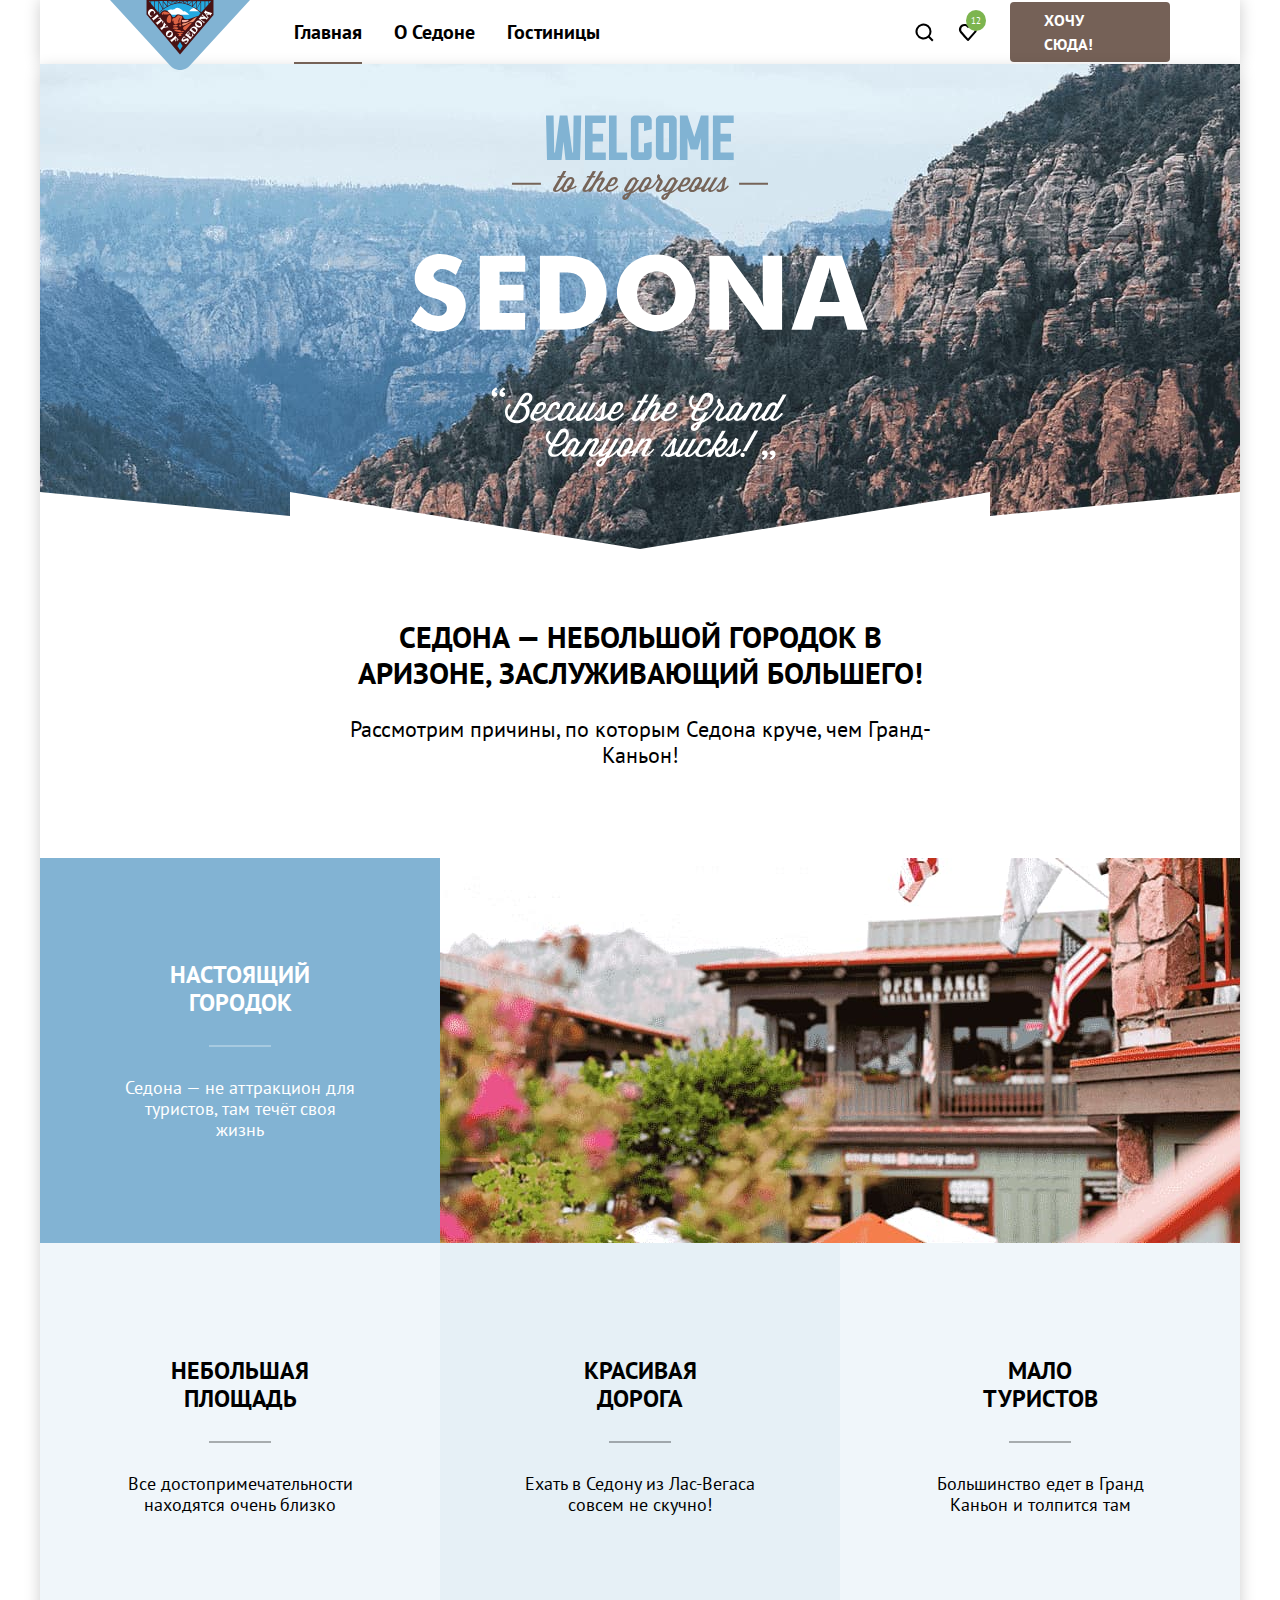
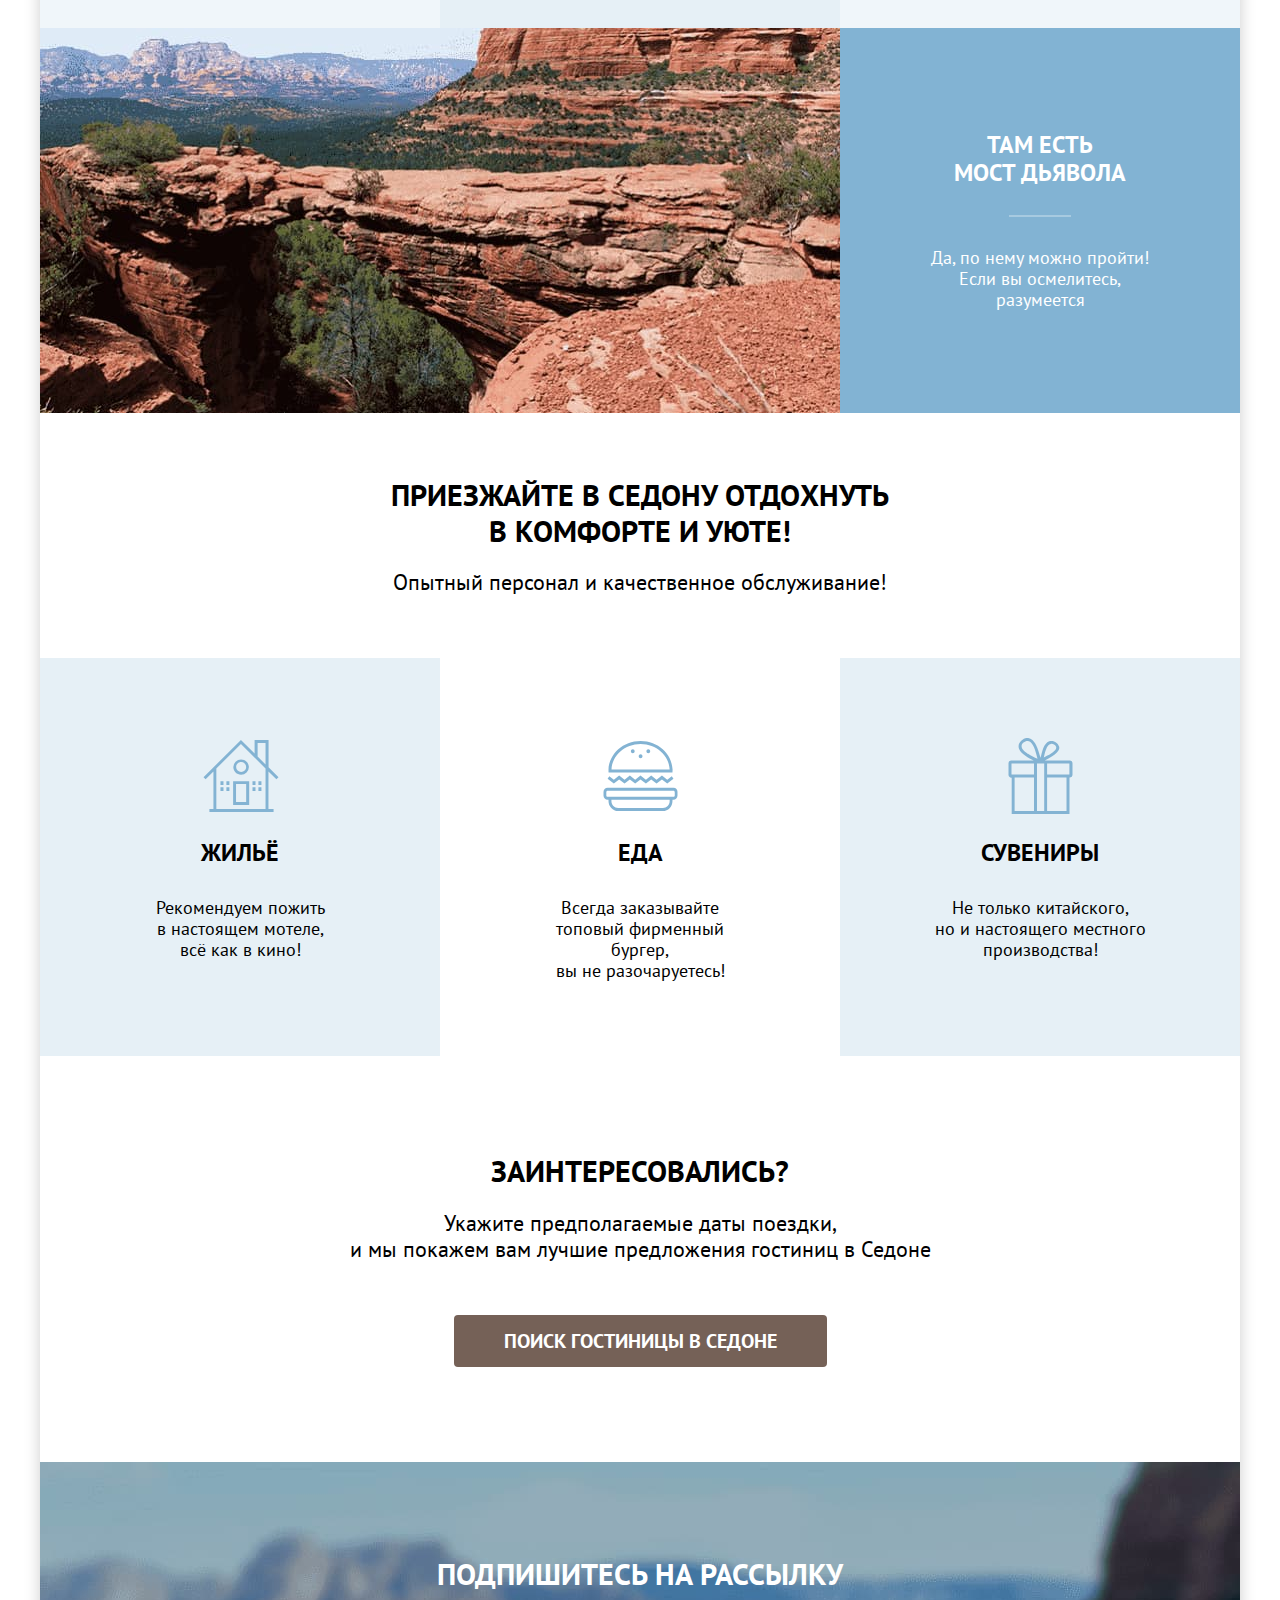
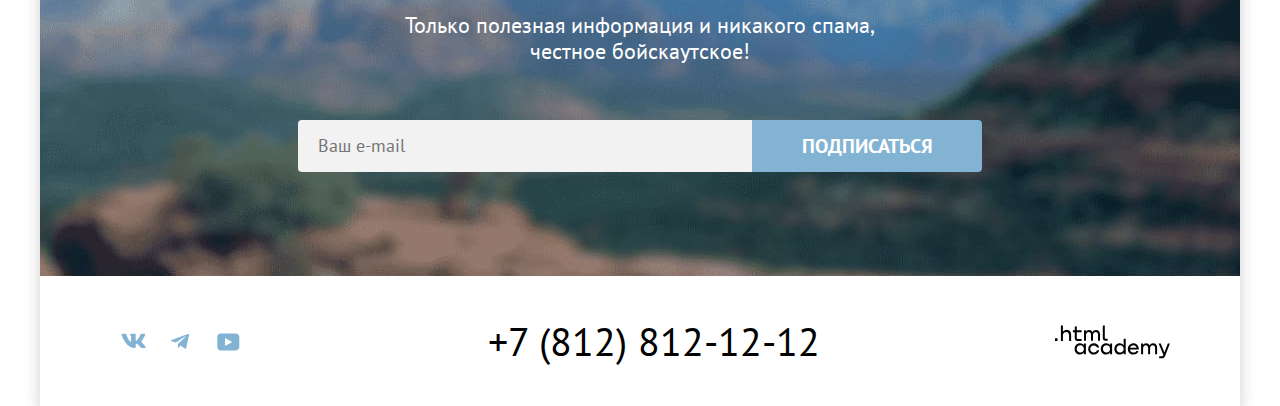
<file: index.html>
<!DOCTYPE html>
<html lang="ru">
  <head>
    <meta charset="utf-8">
    <title>HTML Academy: Седона</title>
    <link rel="icon" href="favicon.ico">
    <link rel="icon" type="image/png" href="images/favicon.png">
    <link rel="stylesheet" href="styles/styles.css">
  </head>
  <body>
    <header class="page_header">
        <nav class="nav">
          <a href="#" class="main_header_logo">
            <img height="70" width="140" src="images/logo/logo.svg" alt="Логотип сайта Седона">
          </a>
          <ul class="nav_list">
            <li class="nav_item">
              <a class="nav_link nav_link_current">Главная</a>
            </li>
            <li class="nav_item">
              <a class="nav_link" href="#">О Седоне</a>
            </li>
            <li class="nav_item">
              <a class="nav_link" href="./catalog.html">Гостиницы</a>
            </li>
          </ul>

              <ul class="user_buttons_list">
                <li class="user_item">
                <a class="search_button user_link" href="#">
                  <span class="visually_hidden">Поиск</span>
                  <svg  xmlns="http://www.w3.org/2000/svg" width="20" height="64" fill="currentColor">
                    <path transform="translate(0,22)" class="svg_search_button" fill="currentColor" d="m19.5 18-3.7-3.7a8 8 0 0 0 1.7-4.8 8 8 0 1 0-3.1 6.3l3.7 3.7 1.4-1.5Zm-10-2.5a6 6 0 0 1-6-6 6 6 0 0 1 12 0 6 6 0 0 1-6 6Z"/>
                  </svg>
                </a>
                </li>
                <li class="user_item">
                <a class="heart_counter user_link" href="#">
                  <span class="visually_hidden">Избранное</span>
                  <svg xmlns="http://www.w3.org/2000/svg" width="20" height="64" fill="currentColor" >
                    <path transform="translate(0,22)" class="svg_heart_counter" fill="currentColor" d="M9.9 19a.9.9 0 0 1-.8-.4c-5.4-6.1-6.7-7.5-7-7.9A5.4 5.4 0 0 1 6.5 2C7.8 2 9 2.5 10 3.3a5.46 5.46 0 0 1 9 4.1c0 1.3-.5 2.5-1.3 3.4l-7 7.9c-.2.2-.4.3-.8.3Zm-6-9.5c.3.4 3.5 4 6.1 6.9l6.2-7c.5-.5.7-1.2.7-2 0-1.8-1.5-3.3-3.3-3.3-1 0-2 .5-2.7 1.3-.3.3-.6.4-.9.4-.3 0-.6-.2-.8-.4-.7-.8-1.7-1.3-2.7-1.3-1.8 0-3.3 1.5-3.3 3.3-.1.9.3 1.6.7 2.1-.1 0-.1 0 0 0Z"/>
                  </svg>
                </a>
                <span class="number_heart">12</span>
                </li>
              </ul>
              <div class="button_action_wrapper">
                <a class="button_action nav_link" href="./modal.html">Хочу сюда!</a>
              </div>
        </nav>
    </header>
    <main class="main-index main_container">
      <div class="page_container">
      <h1 class="visually_hidden">Сайт города Седона</h1>
        <section class="hero">
          <h2 class="visually_hidden">Фото седоны</h2>
          <img class="hero_img" width="458" height="352" src="images/welcome/welcome.svg" alt="Welcome to the gorgeous Sedona,beacause Grand Canyon sucks">
        </section>
        <section class="welcome">
          <h2 class="visually_hidden">Уникальность Седоны</h2>
          <p class="welcome_title">Седона — небольшой городок в Аризоне,
            заслуживающий большего!</p>
          <p class="welcome_text">Рассмотрим причины, по которым Седона круче, чем Гранд-Каньон!</p>
        </section>
        <section class="advantages">
          <h2 class="visually_hidden">Преимущества Седоны</h2>
          <ul class="list">
              <li class="list_item">
                  <h3>Настоящий городок</h3>
                  <p>Седона — не аттракцион для туристов, там течёт своя жизнь</p>
              </li>
              <li class="list_item wide">
                <img width="800" height="385" src="images/photos/photo-1.jpg" alt="Фото кафе в седоне">
              </li>
              <li class="list_item">
                  <h3>Небольшая площадь</h3>
                  <p>Все достопримечательности находятся очень близко</p>
              </li>
              <li class="list_item">
                  <h3>Красивая дорога</h3>
                <p>Ехать в Седону из Лас-Вегаса совсем не скучно!</p>
              </li>
              <li class="list_item">
                  <h3>Мало туристов</h3>
                  <p>Большинство едет в Гранд Каньон и толпится там</p>
              </li>
              <li class="list_item wide">
                <img width="800" height="385" src="images/photos/photo-2.jpg" alt="Фото каньйона в Седоне">
              </li>
              <li class="list_item">
                  <h3>Там есть мост дьявола</h3>
                  <p>Да, по нему можно пройти! Если вы осмелитесь, разумеется</p>
              </li>


          </ul>
        </section>
        <section class="turism_info">
          <h2 class="visually_hidden">Удобства для туристов</h2>
            <p class="turism_info__title">Приезжайте в Седону отдохнуть в комфорте и уюте!</p>
            <p class="turism_info__description">Опытный персонал и качественное обслуживание!</p>
          <ul class="list">
            <li class="list_item_turism house">
              <h3>Жильё</h3>
              <p>Рекомендуем пожить <br>в настоящем мотеле,<br> всё как в кино!</p>
            </li>
            <li class="list_item_turism food">
              <h3>Еда</h3>
              <p>Всегда заказывайте <br>топовый фирменный бургер,<br> вы не разочаруетесь!</p>
            </li>
            <li class="list_item_turism gifts">
              <h3>Сувениры</h3>
              <p>Не только китайского,<br> но и настоящего местного <br>производства!</p>
            </li>

          </ul>
        </section>
        <section class="hotel_action">
          <div class="hotel_action_wrapper">
            <h2 class="hotel_action_title">Заинтересовались?</h2>
            <p class="hotel_action_text">Укажите предполагаемые даты поездки,<br>и мы покажем вам лучшие предложения гостиниц в Седоне</p>
          </div>
          <a href="./catalog.html" class="button">Поиск гостиницы в Седоне</a>
        </section>
        <section class="subscribe">
          <div class="subscribe_container">
            <h2 class="subscribe_title">Подпишитесь на рассылку</h2>
            <p class="subscribe_text">Только полезная информация и никакого спама, честное бойскаутское!</p>
            <form class="subscribe_form" action="#" method="post">
              <label for="e_mail" class="visually_hidden">Введите ваш e-mail:</label>
              <input class="input_subscribe" type="email" name="e_mail" id="e_mail" placeholder="Ваш e-mail" required>
              <button class="e_mail_button" type="submit">Подписаться</button>
            </form>
          </div>
        </section>
      </div>
        <footer class="main_footer">
          <div class="contacts">
            <h2 class="visually_hidden">Контакты</h2>
              <ul class="contact_social_list">
                  <li class="contacts_item">
                    <a class="link vkontakte" href="https://vk.com/htmlacademy">
                      <span class="visually_hidden">Ссылка в контакте.</span>
                      <svg xmlns="http://www.w3.org/2000/svg" width="25" height="15" fill="none">
                        <path class="svg_link" fill="currentColor" fill-rule="evenodd" d="M24.1 1.8c.2-.5 0-1-.8-1h-2.6c-.7 0-1 .4-1.1.8 0 0-1.4 3.2-3.3 5.3-.6.6-.9.8-1.2.8-.2 0-.4-.2-.4-.8V1.8c0-.7-.2-1-.8-1h-4c-.5 0-.8.4-.8.6 0 .7 1 .8 1 2.6v3.8c0 .8 0 1-.4 1-.9 0-3-3.3-4.3-7-.3-.7-.5-1-1.2-1H1.6c-.8 0-1 .4-1 .8 0 .7 1 4 4.2 8.5C7 13.2 10 15 12.8 15c1.7 0 1.9-.4 1.9-1v-2.4c0-.7.2-.8.7-.8.4 0 1 .1 2.6 1.6 1.8 1.8 2 2.6 3 2.6h2.7c.7 0 1.1-.4 1-1.1a12 12 0 0 0-2.3-3c-.6-.8-1.5-1.5-1.8-2-.4-.4-.3-.6 0-1 0 0 3.2-4.5 3.5-6Z" clip-rule="evenodd"/>
                      </svg>
                    </a>
                  </li>
                  <li class="contacts_item">
                    <a class="link telegramm" href="https://t.me/htmlacademy ">
                      <span class="visually_hidden">Ссылка телеграмм.</span>
                      <svg  xmlns="http://www.w3.org/2000/svg" width="18" height="16" fill="none">
                        <path class="svg_link" fill="currentColor" d="M16.8 1 .8 7c-1 .4-1 1-.2 1.3l4.1 1.3 9.5-6c.5-.3.9-.1.5.2l-7.6 7-.3 4.1c.4 0 .6-.2.8-.4l2-2 4.1 3.1c.8.5 1.3.3 1.5-.7L18 2.2c.3-1-.4-1.6-1.1-1.2Z"/>
                      </svg>
                    </a>
                  </li>
                  <li class="contacts_item">
                    <a class="link you_tube" href="https://www.youtube.com/user/htmlacademyru">
                      <span class="visually_hidden">Ссылка на ютуб канал.</span>
                      <svg xmlns="http://www.w3.org/2000/svg" width="23" height="18" fill="none">
                        <path class="svg_link" fill="currentColor" d="M19 .4H3.4C1.6.4.3 2 .3 3.8v10c0 2 1.3 3.6 3.2 3.6h15.7c1.6 0 3.1-1.6 3.1-3.4V3.8C22.1 2 20.8.4 19 .4ZM8 12.9v-8l7.3 4-7.3 4Z"/>
                      </svg>
                    </a>
                  </li>
                </ul>
              <div class="telephone">
                <a class="tel" href="tel:+78128121212">
                  <span class="tel_numbers">+7 (812) 812-12-12</span>
                </a>
              </div>
              <div class="logo_htmlacademy">
                <a class="link html_academy" href="https://htmlacademy.ru/">
                  <span class="visually_hidden">Ссылка на сайт HTML академии</span>
                  <svg xmlns="http://www.w3.org/2000/svg" width="115" height="34" fill="none">
                    <path class="svg_html_academy" fill="currentColor" d="M0 13.3v2.6h2.5v-2.6H0Zm11.6-8.4c-1.6 0-2.8.7-3.6 1.7h-.1V.4h-2v15.5h2v-5.3C7.9 8.5 9.2 7 11.2 7c1.8 0 2.9 1.4 2.9 3.2v5.7h2V9.8c.1-3-1.8-5-4.5-5Zm15 .3h-4.8V1.5h-2v3.8h-1.9v2h1.9v6c0 1.7 1 2.7 2.7 2.7h4.1v-2h-3.7c-.7 0-1.1-.4-1.1-1.1V7.2h4.8v-2ZM41.1 5c-1.6 0-2.9.8-3.5 2h-.1a3.7 3.7 0 0 0-3.4-2c-1.4 0-2.5.8-3.1 1.8h-.1V5.2H29v10.6h2v-5.4c0-2 1-3.5 2.6-3.5 1.5 0 2.4 1 2.4 2.6v6.3h2v-5.6c0-2.4 1.4-3.3 2.6-3.3 1.5 0 2.4 1 2.4 2.6v6.3h2V9.3c.1-2.5-1.4-4.3-3.9-4.3Zm6.7 8c0 1.8 1 2.8 2.8 2.8h2v-2h-1.7c-.7 0-1.1-.4-1.1-1.1V.4h-2V13Zm-18.9 7a4.9 4.9 0 0 0-3.9-1.7c-3.1 0-5.4 2.3-5.4 5.6s2.3 5.6 5.4 5.6c1.8 0 3-.8 3.8-2h.1v1.7h2V18.6h-2V20Zm-3.6 7.5a3.5 3.5 0 0 1-3.6-3.6c0-2 1.4-3.6 3.6-3.6s3.6 1.6 3.6 3.6c0 1.9-1.4 3.6-3.6 3.6Zm18.9-5.1c-.5-2.4-2.6-4.1-5.4-4.1a5.4 5.4 0 0 0-5.6 5.6c0 3 2.2 5.6 5.6 5.6 2.8 0 4.9-1.8 5.4-4.2h-2.1a3.4 3.4 0 0 1-3.3 2.3 3.5 3.5 0 0 1-3.6-3.6c0-2 1.4-3.6 3.6-3.6 1.6 0 2.8 1 3.3 2.2h2.1v-.2ZM55.1 20a4.9 4.9 0 0 0-3.9-1.7c-3.1 0-5.4 2.3-5.4 5.6s2.3 5.6 5.4 5.6c1.8 0 3-.8 3.8-2h.1v1.7h2V18.6h-2V20Zm-3.6 7.5a3.5 3.5 0 0 1-3.6-3.6c0-2 1.4-3.6 3.6-3.6s3.6 1.6 3.6 3.6c0 1.9-1.5 3.6-3.6 3.6Zm17.2-7.3a5 5 0 0 0-3.9-2c-3.1 0-5.4 2.4-5.4 5.7 0 3.3 2.2 5.6 5.4 5.6 1.7 0 3-.8 3.8-1.8h.1v1.5h2V13.8h-2v6.4Zm-3.6 7.3a3.5 3.5 0 0 1-3.6-3.6c0-2 1.4-3.6 3.6-3.6s3.6 1.6 3.6 3.6c-.1 2-1.5 3.6-3.6 3.6Zm13.2-9.2a5.4 5.4 0 0 0-5.5 5.6c0 3 2.1 5.6 5.5 5.6 2.5 0 4.5-1.3 5.2-3.6h-2.1c-.5 1-1.6 1.6-3 1.6-1.9 0-3.3-1.3-3.4-3h8.8c.2-3.5-2-6.2-5.5-6.2Zm0 1.9c1.7 0 3 1 3.3 2.6h-6.5a3.2 3.2 0 0 1 3.2-2.6Zm19.9-1.9a4 4 0 0 0-3.6 2h-.1c-.6-1.2-1.8-2-3.4-2-1.4 0-2.5.7-3.1 1.8v-1.5h-1.9v10.6h2v-5.4c0-2 1-3.4 2.6-3.5 1.5 0 2.4 1 2.4 2.6v6.3h2v-5.6c0-2.4 1.4-3.3 2.6-3.3 1.5 0 2.4 1 2.4 2.6v6.3h2v-6.5c.1-2.6-1.4-4.4-3.9-4.4Zm11.2 9.1-3.6-9h-2.2l4.8 11.7c-.3.9-.7 1.2-1.7 1.2h-2.5v2h2.5c1.8 0 2.8-.8 3.5-2.6l4.7-12.2h-2.1l-3.4 8.9Z"/>
                  </svg>
                </a>
              </div>
          </div>
        </footer>
        <div class="modal_container visually_hidden">
          <div class="modal modal_order">
            <button class="modal_close_button" type="button">
              <span class="visually_hidden">Закрыть</span>
            </button>
            <div class="modal_content">
              <form class="order_form" method="post" action="https://echo.htmlacademy.ru/">
                <h2 class="modal_title">Поиск гостиницы в Седоне</h2>
                <p class="check_in_field field_group">
                  <label class="check_in_title" for="check_in">Дата Заезда:</label>
                  <input class="check_in_input field" type="text" id="check_in" name="check_in" placeholder="Укажите дату заезда" value="27 апреля 2020">
                  <span class="check_in_subtitle">Мы не можем отправить вас в прошлое.</span>
                </p>
                <p class="check_out_field field_group">
                  <label class="check_out_title" for="check_out">Дата Выезда:</label>
                  <input class="check_out_input field" type="text" id="check_out" name="check_out" placeholder="Укажите дату выезда" value="1 сентября 2023">
                  <span class="check_out_subtitle">На эти даты есть свободные номера. Пока есть.</span>
                </p>
                <div class="field_group">
                  <label class="adults_title" for="adults">Взрослые:</label>
                  <div class="number_input">
                    <button class="modal_buttons minus_button" type="button">
                      <span class="visually_hidden" >Убавить</span>
                    </button>
                    <input class="adults_field small_field" type="number" id="adults" name="adults" placeholder="0"  value="2">
                    <button class="modal_buttons plus_button" type="button">
                      <span class="visually_hidden">Прибавить</span>
                    </button>
                  </div>
                </div>
                <div class="field_group">
                  <span class="form_label form_label_icon">
                    <label class="kids_title" for="kids">Дети:</label>
                    <span class="tooltip">
                      <button class="tooltip_toggle" aria-labelledby="tooltip-label-date" type="button">
                        <svg class="tooltip_icon" width="20" height="20" viewBox="0 0 20 20" fill="none" xmlns="http://www.w3.org/2000/svg">
                          <path fill-rule="evenodd" clip-rule="evenodd" d="M9 4H11V6H9V4ZM11 16H9V7H11V16Z" fill="white"/>
                        </svg>
                        <span class="tooltip_text" role="tooltip" id="tooltip-label-date">Укажите количество детей, которые будут с вами, возраст которых от 6 до 18 лет. Дети до 6 лет размещаются бесплатно.</span>
                      </button>
                    </span>
                  </span>
                  <div class="number_input">
                    <button class="modal_buttons minus_button" type="button">
                      <span class="visually_hidden">Убавить</span>
                    </button>
                    <input class="kids_field small_field" type="number" id="kids" name="kids" placeholder="0"  value="2">
                    <button class="modal_buttons plus_button">
                      <span class="visually_hidden">Прибавить</span>
                    </button>

                  </div>
                </div>
                <button class="button_search" type="submit">Найти</button>
              </form>
            </div>
          </div>
        </div>
      </main>
  </body>
</html>
</file>
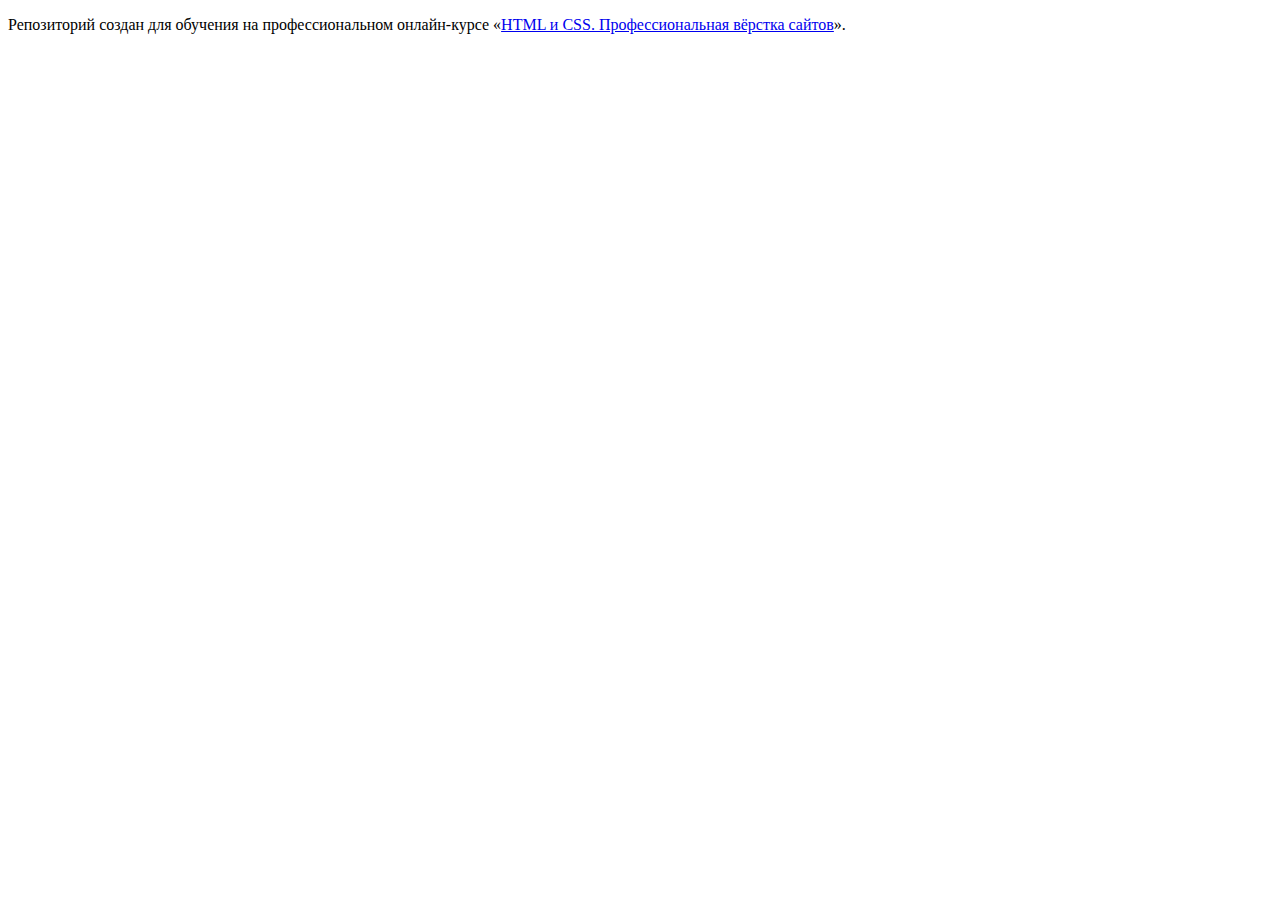
<file: 1/index.html>
<!DOCTYPE html>
<html lang="ru">
  <head>
    <meta charset="utf-8">
    <title>HTML Academy: Седона</title>
    <base href="https://htmlacademy-htmlcss.github.io/2208219-sedona-1/1/">
</head>
  <body>

    <p>Репозиторий создан для обучения на профессиональном онлайн‑курсе «<a href="https://htmlacademy.ru/intensive/htmlcss">HTML и CSS. Профессиональная вёрстка сайтов</a>».</p>

  </body>
</html>
</file>
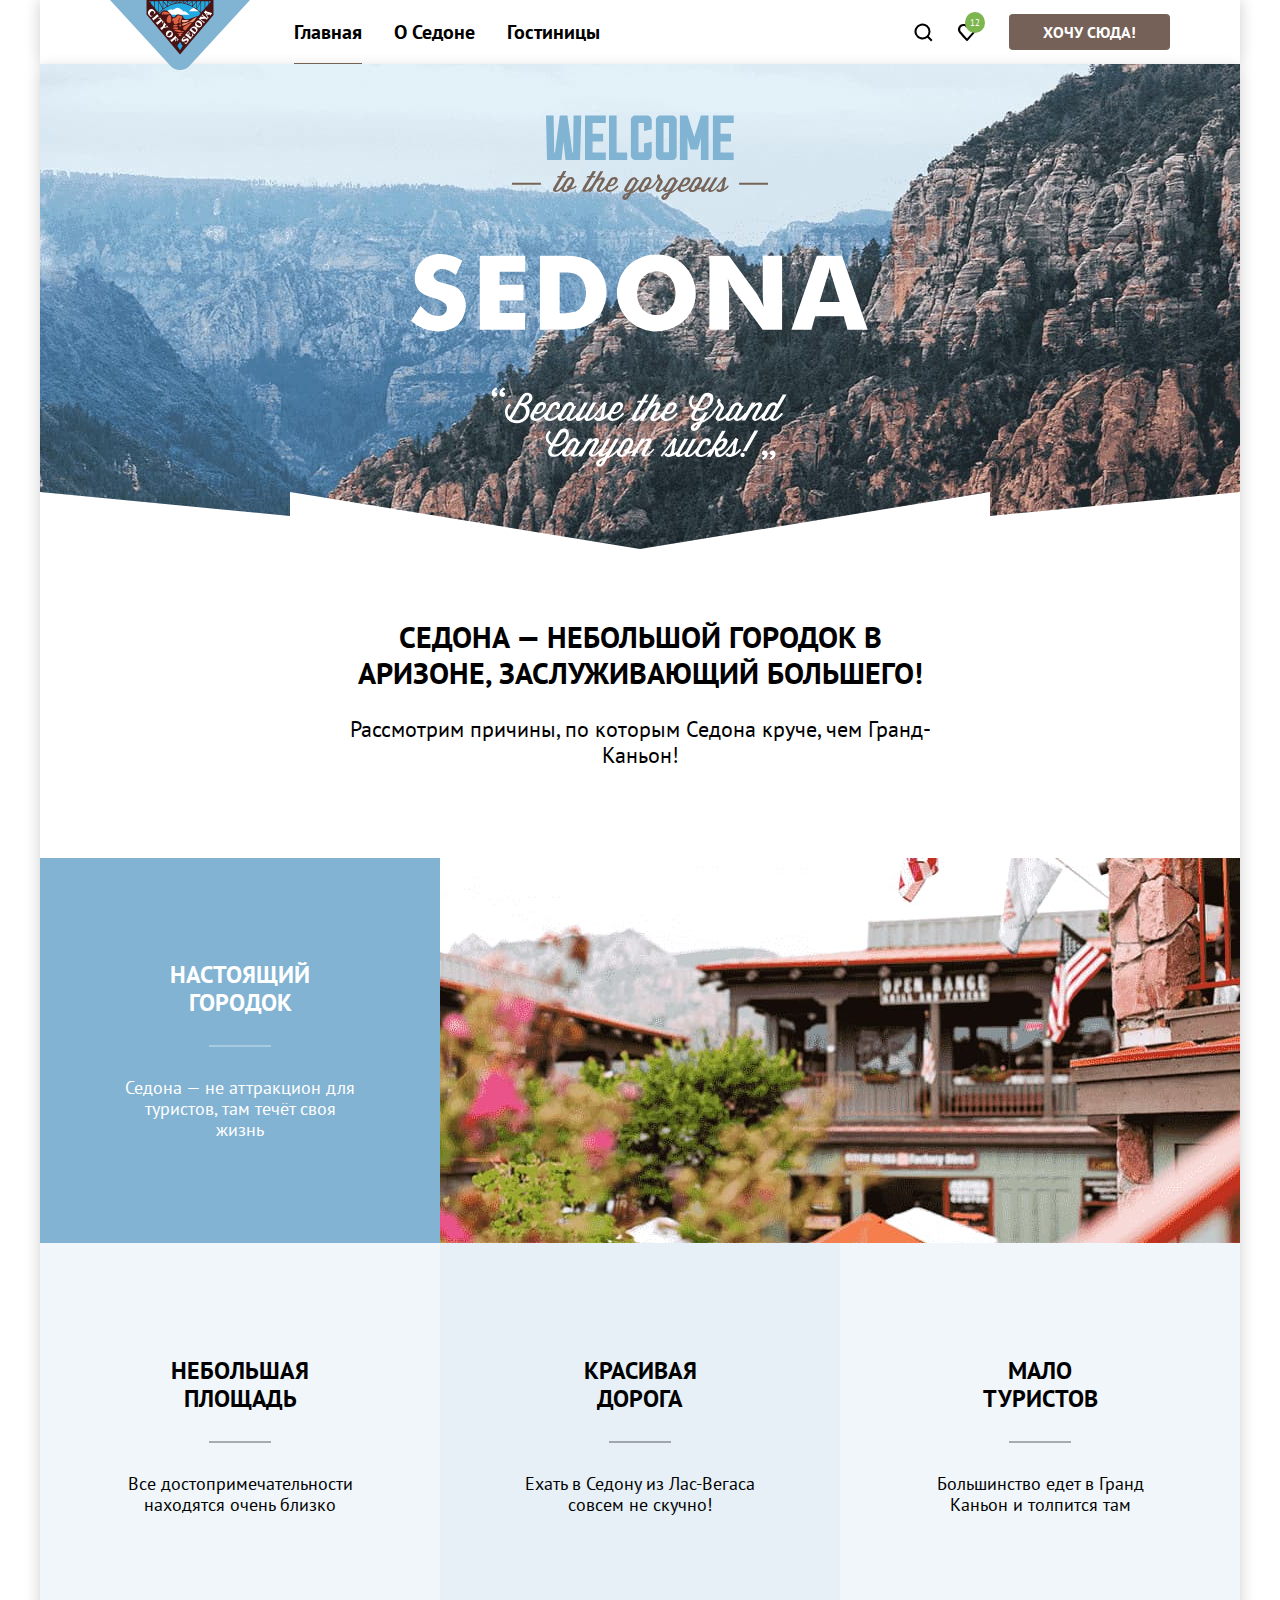
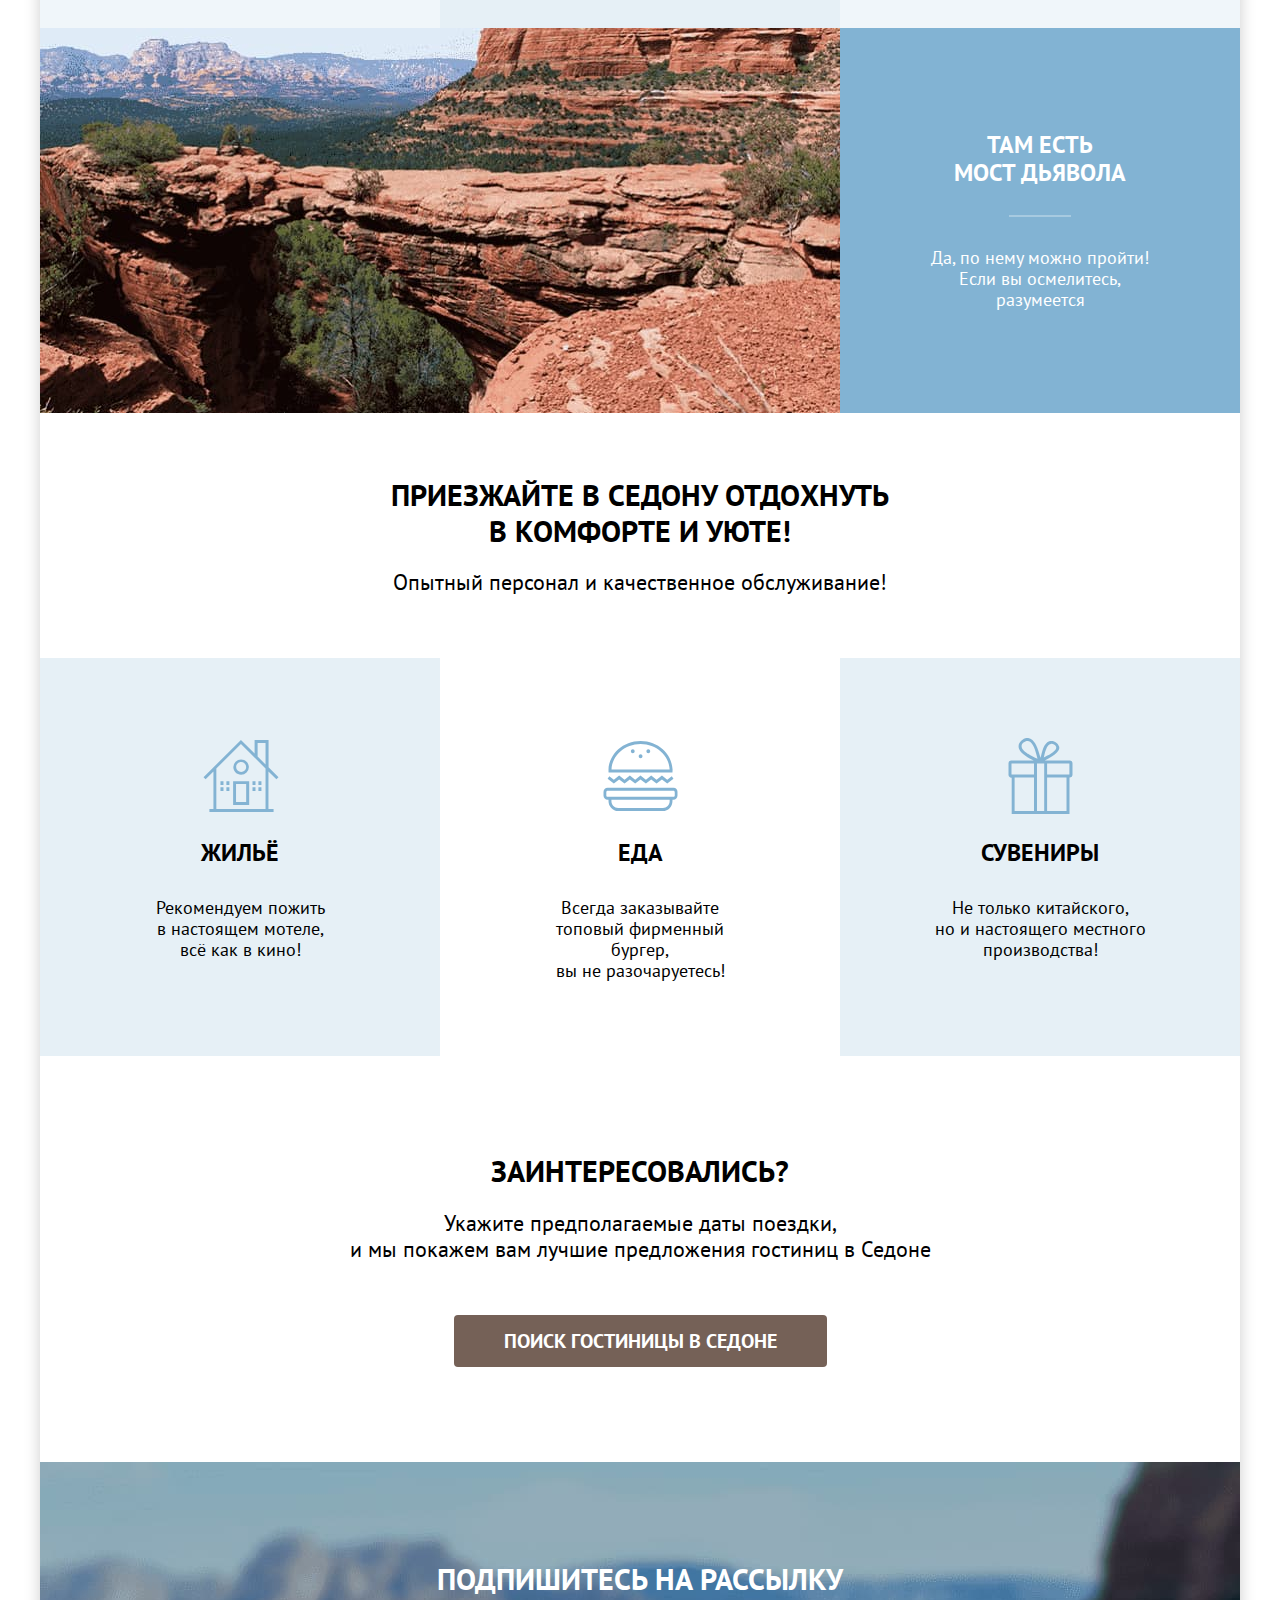
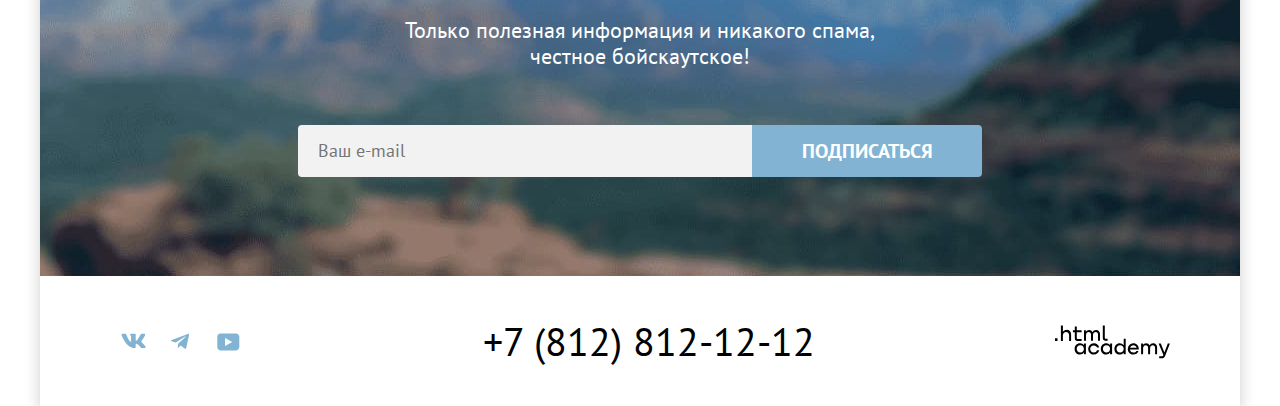
<file: 10/index.html>
<!DOCTYPE html>
<html lang="ru">
  <head>
    <meta charset="utf-8">
    <title>HTML Academy: Седона</title>
    <link rel="icon" href="favicon.ico">
    <link rel="icon" type="image/png" href="images/favicon.png">
    <link rel="stylesheet" href="styles/styles.css">
    <base href="https://htmlacademy-htmlcss.github.io/2208219-sedona-1/10/">
</head>
  <body>
    <header class="page_header">
        <nav class="nav">
          <a href="#" class="main_header_logo">
            <img height="70" width="140" src="images/logo/logo.svg" alt="Логотип сайта Седона">
          </a>
          <ul class="nav_list">
            <li class="nav_item">
              <a class="nav_link nav_link_current" href="index.html">Главная</a>
            </li>
            <li class="nav_item">
              <a class="nav_link" href="#">О Седоне</a>
            </li>
            <li class="nav_item">
              <a class="nav_link" href="./catalog.html">Гостиницы</a>
            </li>
          </ul>

              <ul class="user_buttons_list">
                <li class="user_item">
                <a class="search_button user_link" href="#">
                  <svg  xmlns="http://www.w3.org/2000/svg" width="20" height="20" fill="currentColor">
                    <path class="svg_search_button" fill="currentColor" d="m19.5 18-3.7-3.7a8 8 0 0 0 1.7-4.8 8 8 0 1 0-3.1 6.3l3.7 3.7 1.4-1.5Zm-10-2.5a6 6 0 0 1-6-6 6 6 0 0 1 12 0 6 6 0 0 1-6 6Z"/>
                  </svg>
                  <span class="visually_hidden">Поиск</span>
                </a>
                </li>
                <li class="user_item">
                <a class="heart_counter user_link" href="#">
                  <svg xmlns="http://www.w3.org/2000/svg" width="20" height="20" fill="currentColor">
                    <path class="svg_heart_counter" fill="currentColor" d="M9.9 19a.9.9 0 0 1-.8-.4c-5.4-6.1-6.7-7.5-7-7.9A5.4 5.4 0 0 1 6.5 2C7.8 2 9 2.5 10 3.3a5.46 5.46 0 0 1 9 4.1c0 1.3-.5 2.5-1.3 3.4l-7 7.9c-.2.2-.4.3-.8.3Zm-6-9.5c.3.4 3.5 4 6.1 6.9l6.2-7c.5-.5.7-1.2.7-2 0-1.8-1.5-3.3-3.3-3.3-1 0-2 .5-2.7 1.3-.3.3-.6.4-.9.4-.3 0-.6-.2-.8-.4-.7-.8-1.7-1.3-2.7-1.3-1.8 0-3.3 1.5-3.3 3.3-.1.9.3 1.6.7 2.1-.1 0-.1 0 0 0Z"/>
                  </svg>
                  <span class="visually_hidden">Избранное</span>
                </a>
                <span class="number_heart">12</span>
                </li>
              </ul>

              <a class="button_action nav_link" href="../Sedona/modal.html">Хочу сюда!</a>
          </ul>
        </nav>
    </header>
    <main class="main-index main_container">
      <div class="page_container">
      <h1 class="visually_hidden">Сайт города Седона</h1>
        <section class="hero">
          <h2 class="visually_hidden">Фото седоны</h2>
          <img class="hero_img" width="458" height="352" src="images/welcome/welcome.svg" alt="Welcome to the gorgeous Sedona,beacause Grand Canyon sucks">
        </section>
        <section class="welcome">
          <h2 class="visually_hidden">Уникальность Седоны</h2>
          <p class="welcome_title">Седона — небольшой городок в Аризоне,
            заслуживающий большего!</p>
          <p class="welcome_text">Рассмотрим причины, по которым Седона круче, чем Гранд-Каньон!</p>
        </section>
        <section class="advantages">
          <h2 class="visually_hidden">Преимущества Седоны</h2>
          <ul class="list">
              <li class="list_item">
                  <h3>Настоящий городок</h3>
                  <p>Седона — не аттракцион для туристов, там течёт своя жизнь</p>
              </li>
              <li class="list_item wide">
                <img width="800" height="385" src="images/photos/photo-1.jpg" alt="Фото кафе в седоне">
              </li>
              <li class="list_item">
                  <h3>Небольшая площадь</h3>
                  <p>Все достопримечательности находятся очень близко</p>
              </li>
              <li class="list_item">
                  <h3>Красивая дорога</h3>
                <p>Ехать в Седону из Лас-Вегаса совсем не скучно!</p>
              </li>
              <li class="list_item">
                  <h3>Мало туристов</h3>
                  <p>Большинство едет в Гранд Каньон и толпится там</p>
              </li>
              <li class="list_item wide">
                <img width="800" height="385" src="images/photos/photo-2.jpg" alt="Фото каньйона в Седоне">
              </li>
              <li class="list_item">
                  <h3>Там есть мост дьявола</h3>
                  <p>Да, по нему можно пройти! Если вы осмелитесь, разумеется</p>
              </li>


          </ul>
        </section>
        <section class="turism_info">
          <h2 class="visually_hidden">Удобства для туристов</h2>
            <p class="turism_info__title">Приезжайте в Седону отдохнуть в комфорте и уюте!</p>
            <p class="turism_info__description">Опытный персонал и качественное обслуживание!</p>
          <ul class="list">
            <li class="list_item_turism house">
              <h3>Жильё</h3>
              <p>Рекомендуем пожить <br>в настоящем мотеле,<br> всё как в кино!</p>
            </li>
            <li class="list_item_turism food">
              <h3>Еда</h3>
              <p>Всегда заказывайте <br>топовый фирменный бургер,<br> вы не разочаруетесь!</p>
            </li>
            <li class="list_item_turism gifts">
              <h3>Сувениры</h3>
              <p>Не только китайского,<br> но и настоящего местного <br>производства!</p>
            </li>

          </ul>
        </section>
        <section class="hotel_action">
          <div class="hotel_action_wrapper">
            <h2 class="hotel_action_title">Заинтересовались?</h2>
            <p class="hotel_action_text">Укажите предполагаемые даты поездки,<br>и мы покажем вам лучшие предложения гостиниц в Седоне</p>
          </div>
          <a href="./catalog.html" class="button">Поиск гостиницы в Седоне</a>
        </section>
      </div>
        <section class="subscribe">
          <div class="subscribe_container">
            <h2 class="subscribe_title">Подпишитесь на рассылку</h2>
            <p class="subscribe_text">Только полезная информация и никакого спама, честное бойскаутское!</p>
            <form class="subscribe_form" action="#" method="post">
              <input class="input_subscribe" type="email" name="e_mail" id="e_mail" placeholder="Ваш e-mail" required>
              <button class="e_mail_button" type="submit">Подписаться</button>
            </form>
          </div>
        </section>
        <footer class="main_footer">
          <div class="contacts">
            <h2 class="visually_hidden">Контакты</h2>
              <ul class="contact_social_list">
                  <li class="contacts_item">
                    <a class="link vkontakte" href="https://vk.com/htmlacademy">
                      <span class="visually_hidden">Ссылка в контакте.</span>
                      <svg xmlns="http://www.w3.org/2000/svg" width="25" height="15" fill="none">
                        <path class="svg_link" fill="currentColor" fill-rule="evenodd" d="M24.1 1.8c.2-.5 0-1-.8-1h-2.6c-.7 0-1 .4-1.1.8 0 0-1.4 3.2-3.3 5.3-.6.6-.9.8-1.2.8-.2 0-.4-.2-.4-.8V1.8c0-.7-.2-1-.8-1h-4c-.5 0-.8.4-.8.6 0 .7 1 .8 1 2.6v3.8c0 .8 0 1-.4 1-.9 0-3-3.3-4.3-7-.3-.7-.5-1-1.2-1H1.6c-.8 0-1 .4-1 .8 0 .7 1 4 4.2 8.5C7 13.2 10 15 12.8 15c1.7 0 1.9-.4 1.9-1v-2.4c0-.7.2-.8.7-.8.4 0 1 .1 2.6 1.6 1.8 1.8 2 2.6 3 2.6h2.7c.7 0 1.1-.4 1-1.1a12 12 0 0 0-2.3-3c-.6-.8-1.5-1.5-1.8-2-.4-.4-.3-.6 0-1 0 0 3.2-4.5 3.5-6Z" clip-rule="evenodd"/>
                      </svg>
                    </a>
                  </li>
                  <li class="contacts_item">
                    <a class="link telegramm" href="https://t.me/htmlacademy ">
                      <span class="visually_hidden">Ссылка телеграмм.</span>
                      <svg  xmlns="http://www.w3.org/2000/svg" width="18" height="16" fill="none">
                        <path class="svg_link" fill="currentColor" d="M16.8 1 .8 7c-1 .4-1 1-.2 1.3l4.1 1.3 9.5-6c.5-.3.9-.1.5.2l-7.6 7-.3 4.1c.4 0 .6-.2.8-.4l2-2 4.1 3.1c.8.5 1.3.3 1.5-.7L18 2.2c.3-1-.4-1.6-1.1-1.2Z"/>
                      </svg>
                    </a>
                  </li>
                  <li class="contacts_item">
                    <a class="link you_tube" href="https://www.youtube.com/user/htmlacademyru">
                      <span class="visually_hidden">Ссылка на ютуб канал.</span>
                      <svg xmlns="http://www.w3.org/2000/svg" width="23" height="18" fill="none">
                        <path class="svg_link" fill="currentColor" d="M19 .4H3.4C1.6.4.3 2 .3 3.8v10c0 2 1.3 3.6 3.2 3.6h15.7c1.6 0 3.1-1.6 3.1-3.4V3.8C22.1 2 20.8.4 19 .4ZM8 12.9v-8l7.3 4-7.3 4Z"/>
                      </svg>
                    </a>
                  </li>
                </ul>
              <section class="telephone">
                <a class="tel" href="tel:+78128121212">
                  <span class="tel_numbers">+7 (812) 812-12-12</span>
                </a>
              </section>
              <section class="logo_htmlacademy">
                <a class="link html_academy" href="https://htmlacademy.ru/">
                  <svg xmlns="http://www.w3.org/2000/svg" width="115" height="34" fill="none">
                    <path class="svg_html_academy" fill="currentColor" d="M0 13.3v2.6h2.5v-2.6H0Zm11.6-8.4c-1.6 0-2.8.7-3.6 1.7h-.1V.4h-2v15.5h2v-5.3C7.9 8.5 9.2 7 11.2 7c1.8 0 2.9 1.4 2.9 3.2v5.7h2V9.8c.1-3-1.8-5-4.5-5Zm15 .3h-4.8V1.5h-2v3.8h-1.9v2h1.9v6c0 1.7 1 2.7 2.7 2.7h4.1v-2h-3.7c-.7 0-1.1-.4-1.1-1.1V7.2h4.8v-2ZM41.1 5c-1.6 0-2.9.8-3.5 2h-.1a3.7 3.7 0 0 0-3.4-2c-1.4 0-2.5.8-3.1 1.8h-.1V5.2H29v10.6h2v-5.4c0-2 1-3.5 2.6-3.5 1.5 0 2.4 1 2.4 2.6v6.3h2v-5.6c0-2.4 1.4-3.3 2.6-3.3 1.5 0 2.4 1 2.4 2.6v6.3h2V9.3c.1-2.5-1.4-4.3-3.9-4.3Zm6.7 8c0 1.8 1 2.8 2.8 2.8h2v-2h-1.7c-.7 0-1.1-.4-1.1-1.1V.4h-2V13Zm-18.9 7a4.9 4.9 0 0 0-3.9-1.7c-3.1 0-5.4 2.3-5.4 5.6s2.3 5.6 5.4 5.6c1.8 0 3-.8 3.8-2h.1v1.7h2V18.6h-2V20Zm-3.6 7.5a3.5 3.5 0 0 1-3.6-3.6c0-2 1.4-3.6 3.6-3.6s3.6 1.6 3.6 3.6c0 1.9-1.4 3.6-3.6 3.6Zm18.9-5.1c-.5-2.4-2.6-4.1-5.4-4.1a5.4 5.4 0 0 0-5.6 5.6c0 3 2.2 5.6 5.6 5.6 2.8 0 4.9-1.8 5.4-4.2h-2.1a3.4 3.4 0 0 1-3.3 2.3 3.5 3.5 0 0 1-3.6-3.6c0-2 1.4-3.6 3.6-3.6 1.6 0 2.8 1 3.3 2.2h2.1v-.2ZM55.1 20a4.9 4.9 0 0 0-3.9-1.7c-3.1 0-5.4 2.3-5.4 5.6s2.3 5.6 5.4 5.6c1.8 0 3-.8 3.8-2h.1v1.7h2V18.6h-2V20Zm-3.6 7.5a3.5 3.5 0 0 1-3.6-3.6c0-2 1.4-3.6 3.6-3.6s3.6 1.6 3.6 3.6c0 1.9-1.5 3.6-3.6 3.6Zm17.2-7.3a5 5 0 0 0-3.9-2c-3.1 0-5.4 2.4-5.4 5.7 0 3.3 2.2 5.6 5.4 5.6 1.7 0 3-.8 3.8-1.8h.1v1.5h2V13.8h-2v6.4Zm-3.6 7.3a3.5 3.5 0 0 1-3.6-3.6c0-2 1.4-3.6 3.6-3.6s3.6 1.6 3.6 3.6c-.1 2-1.5 3.6-3.6 3.6Zm13.2-9.2a5.4 5.4 0 0 0-5.5 5.6c0 3 2.1 5.6 5.5 5.6 2.5 0 4.5-1.3 5.2-3.6h-2.1c-.5 1-1.6 1.6-3 1.6-1.9 0-3.3-1.3-3.4-3h8.8c.2-3.5-2-6.2-5.5-6.2Zm0 1.9c1.7 0 3 1 3.3 2.6h-6.5a3.2 3.2 0 0 1 3.2-2.6Zm19.9-1.9a4 4 0 0 0-3.6 2h-.1c-.6-1.2-1.8-2-3.4-2-1.4 0-2.5.7-3.1 1.8v-1.5h-1.9v10.6h2v-5.4c0-2 1-3.4 2.6-3.5 1.5 0 2.4 1 2.4 2.6v6.3h2v-5.6c0-2.4 1.4-3.3 2.6-3.3 1.5 0 2.4 1 2.4 2.6v6.3h2v-6.5c.1-2.6-1.4-4.4-3.9-4.4Zm11.2 9.1-3.6-9h-2.2l4.8 11.7c-.3.9-.7 1.2-1.7 1.2h-2.5v2h2.5c1.8 0 2.8-.8 3.5-2.6l4.7-12.2h-2.1l-3.4 8.9Z"/>
                  </svg>
                  <span class="visually_hidden">Ссылка на сайт HTML академии</span>
                </a>
              </section>
            </ul>
          </section>
        </footer>
          <div class="modal_container visually_hidden">
        <div class="modal modal_order">
          <button class="modal_close_button" type="button">
            <span class="visually_hidden">Закрыть</span>
          </button>
          <div class="modal_content">
            <form class="order_form" method="post" action="https://echo.htmlacademy.ru/">
              <h2 class="modal_title">Поиск гостиницы в Седоне</h2>
              <p class="check_in_field field_group">
                <label class="check_in_title" for="check_in">Дата Заезда:</label>
                <input class="check_in_input field" type="text" id="check_in" name="check_in" placeholder="Укажите дату заезда" value="27 апреля 2020">
              </p>
              <p class="check_out_field field_group">
                <label class="check_out_title" for="check_out">Дата Выезда:</label>
                <input class="check_out_input field" type="text" id="check_out" name="check_out" placeholder="Укажите дату выезда" value="1 сентября 2023">
              </p>
              <div class="field_group">
                <label class="adults_title" for="adults">Взрослые:</label>
                <div class="number_input">
                  <button class="modal_buttons minus_button">
                    <span class="visually_hidden" >Убавить</span>
                  </button>
                  <input class="adults_field small_field" type="number" id="adults" name="adults" placeholder="0"  value="2">
                  <button class="modal_buttons plus_button">
                    <span class="visually_hidden">Прибавить</span>
                </div>
                </button>
              </div>
              <div class="field_group">
                <span class="form_label form_label_icon">
                  <label class="kids_title" for="kids">Дети:</label>
                  <span class="tooltip">
                    <button class="tooltip_toggle" aria-labelledby="tooltip-label-date" type="button">
                      <svg class="tooltip_icon" width="20" height="20" viewBox="0 0 20 20" fill="none" xmlns="http://www.w3.org/2000/svg">
                        <path fill-rule="evenodd" clip-rule="evenodd" d="M9 4H11V6H9V4ZM11 16H9V7H11V16Z" fill="white"/>
                      </svg>
                      <span class="tooltip_text" role="tooltip" id="tooltip-label-date">Укажите количество детей, которые будут с вами, возраст которых от 6 до 18 лет. Дети до 6 лет размещаются бесплатно.</span>
                    </button>
                  </span>
                </span>
                <div class="number_input">
                  <button class="modal_buttons minus_button">
                    <span class="visually_hidden">Убавить</span>
                  </button>
                  <input class="kids_field small_field" type="number" id="kids" name="kids" placeholder="0"  value="2">
                  <button class="modal_buttons plus_button">
                    <span class="visually_hidden">Прибавить</span>
                  </button>

                </div>
              </div>
              <button class="button_search" type="submit">Найти</button>
            </form>
          </div>
        </div>
      </div>
    </main>
  </body>
</html>
</file>
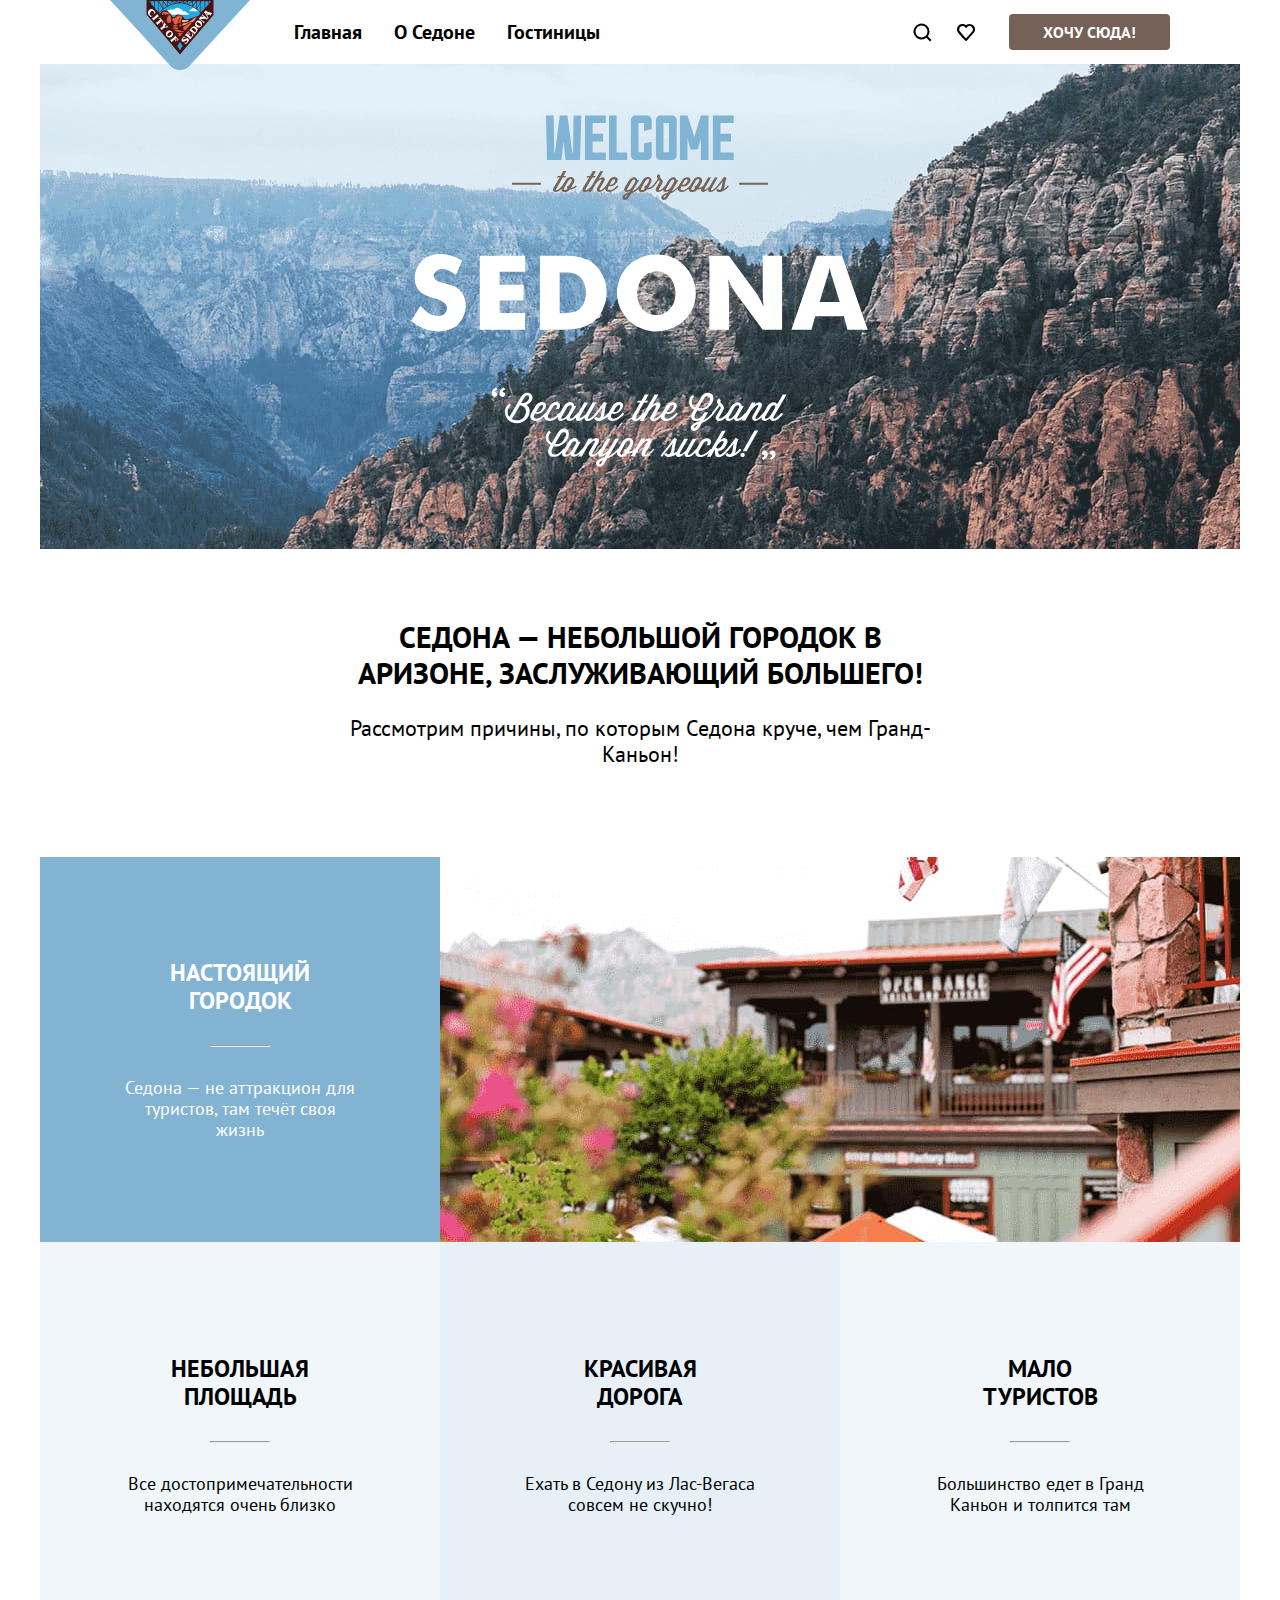
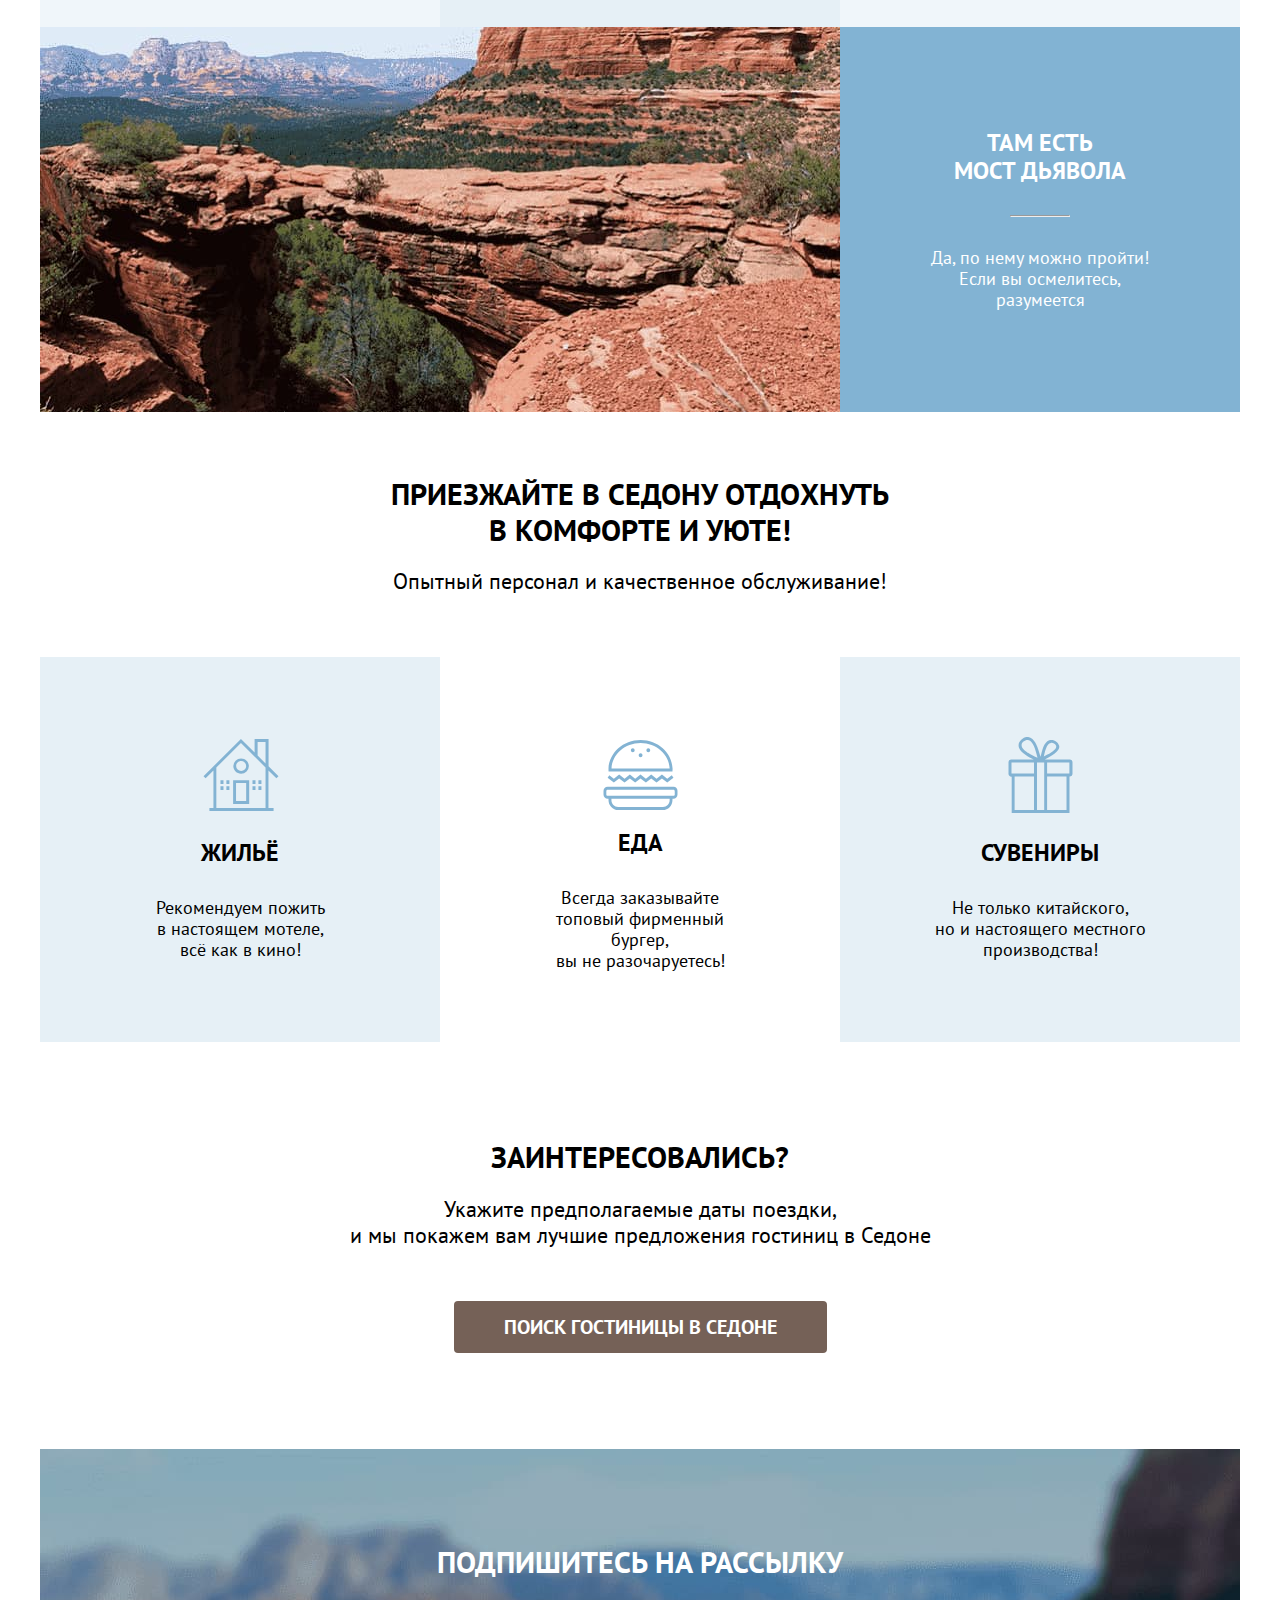
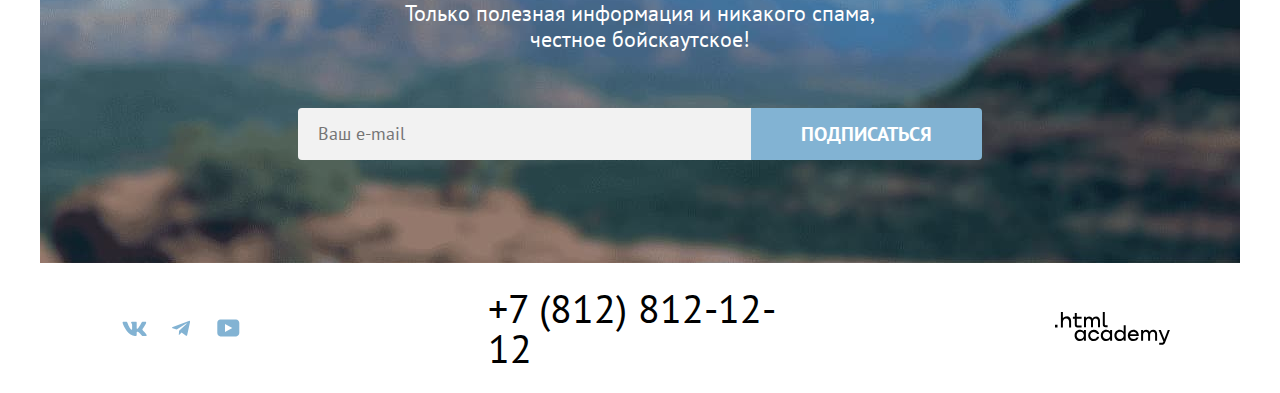
<file: 7/index.html>
<!DOCTYPE html>
<html lang="ru">
  <head>
    <meta charset="utf-8">
    <title>HTML Academy: Седона</title>
    <link rel="icon" href="favicon.ico">
    <link rel="icon" type="image/png" href="images/favicon.png">
    <link rel="stylesheet" href="styles/styles.css">
    <base href="https://htmlacademy-htmlcss.github.io/2208219-sedona-1/7/">
</head>
  <body>
    <header class="page_header">
        <nav class="nav">
          <a href="#" class="main_header_logo">
            <img height="70" width="140" src="images/logo/logo.svg" alt="Логотип сайта Седона">
          </a>
          <ul class="nav_list">
            <li class="nav_item nav_item_current">
              <a class="nav_link" href="#">Главная</a>
            </li>
            <li class="nav_item">
              <a class="nav_link" href="#">О Седоне</a>
            </li>
            <li class="nav_item">
              <a class="nav_link" href="./catalog.html">Гостиницы</a>
            </li>
          </ul>
          <ul class="user_action_list">
            <ul class="nav_buttons_list">
              <li class="nav_item">
                <a class="search_button nav_link" href="#">
                  <span class="visually_hidden">Поиск</span>
                </a>
              </li>
              <li class="nav_item">
                <a class="heart_counter nav_link" href="#">
                  <span class="visually_hidden">Избранное</span>
                </a>
                <span class="number_heart"></span>
              </li>
            </ul>
            <li class="nav_item">
              <a class="button_action nav_link" href="#">Хочу сюда!
              </a>
            </li>
          </ul>
        </nav>
    </header>
    <main class="main-index main_container">
      <div class="page_container">
      <h1 class="visually_hidden">Сайт города Седона</h1>
        <section class="hero">
          <h2 class="visually_hidden">Фото седоны</h2>
          <img class="hero_img" width="458" height="352" src="images/welcome/welcome.svg" alt="Welcome to the gorgeous Sedona,beacause Grand Canyon sucks">
        </section>
        <section class="welcome">
          <h2 class="visually_hidden">Уникальность Седоны</h2>
          <p class="welcome_title">Седона — небольшой городок в Аризоне,
            заслуживающий большего!</p>
          <p class="welcome_text">Рассмотрим причины, по которым Седона круче, чем Гранд-Каньон!</p>
        </section>
        <section class="advantages">
          <h2 class="visually_hidden">Преимущества Седоны</h2>
          <ul class="list">
              <li class="list_item">
                  <h3>Настоящий городок</h3>
                  <hr>
                  <p>Седона — не аттракцион для туристов, там течёт своя жизнь</p>
              </li>
              <li class="list_item wide">
                <img width="800" height="385" src="images/photos/photo-1.jpg" alt="Фото кафе в седоне">
              </li>
              <li class="list_item">
                  <h3>Небольшая площадь</h3>
                  <hr>
                  <p>Все достопримечательности находятся очень близко</p>
              </li>
              <li class="list_item">
                  <h3>Красивая дорога</h3>
                  <hr>
                <p>Ехать в Седону из Лас-Вегаса совсем не скучно!</p>
              </li>
              <li class="list_item">
                  <h3>Мало туристов</h3>
                  <hr>
                  <p>Большинство едет в Гранд Каньон и толпится там</p>
              </li>
              <li class="list_item wide">
                <img width="800" height="385" src="images/photos/photo-2.jpg" alt="Фото каньйона в Седоне">
              </li>
              <li class="list_item">
                  <h3>Там есть мост дьявола</h3>
                  <hr>
                  <p>Да, по нему можно пройти! Если вы осмелитесь, разумеется</p>
              </li>


          </ul>
        </section>
        <section class="turism_info">
          <h2 class="visually_hidden">Удобства для туристов</h2>
          <div class="turism_info_wrapper">
            <p class="turism_info__title">Приезжайте в Седону отдохнуть в комфорте и уюте!</p>
            <p class="turism_info__description">Опытный персонал и качественное обслуживание!</p>
          </div>
          <ul class="list">
            <li class="list_item_turism house">
              <h3>Жильё</h3>
              <p>Рекомендуем пожить <br>в настоящем мотеле,<br> всё как в кино!</p>
            </li>
            <li class="list_item_turism food">
              <h3>Еда</h3>
              <p>Всегда заказывайте <br>топовый фирменный бургер,<br> вы не разочаруетесь!</p>
            </li>
            <li class="list_item_turism gifts">
              <h3>Сувениры</h3>
              <p>Не только китайского,<br> но и настоящего местного <br>производства!</p>
            </li>

          </ul>
        </section>
        <section class="hotel_action">
          <div class="hotel_action_wrapper">
            <h2 class="hotel_action_title">Заинтересовались?</h2>
            <p class="hotel_action_text">Укажите предполагаемые даты поездки,<br>и мы покажем вам лучшие предложения гостиниц в Седоне</p>
          </div>
          <a href="./catalog.html" class="button">Поиск гостиницы в Седоне</a>
        </section>
      </div>
      <footer class="main_footer">
        <section class="subscribe">
          <div class="subscribe_container">
            <h2 class="subscribe_title">Подпишитесь на рассылку</h2>
            <p class="subscribe_text">Только полезная информация и никакого спама, честное бойскаутское!</p>
            <form class="subscribe_form" action="#" method="post">
              <input class="input_subscribe" type="email" name="e_mail" id="e_mail" placeholder="Ваш e-mail" required>
              <button class="e_mail_button" type="submit">Подписаться</button>
            </form>
          </div>
        </section>
        <section class="contacts">
          <h2 class="visually_hidden">Контакты</h2>
          <ul class="contacts_list">
            <li>
              <ul class="contact_social_list">
                <li class="contacts_item">
                  <a class="link vkontakte" href="https://vk.com/htmlacademy">
                    <span class="visually_hidden">Ссылка в контакте.</span>
                  </a>
                </li>
                <li class="contacts_item">
                  <a class="link telegramm" href="https://t.me/htmlacademy ">
                    <span class="visually_hidden">Ссылка телеграмм.</span>
                  </a>
                </li>
                <li class="contacts_item">
                  <a class="link you_tube" href="https://www.youtube.com/user/htmlacademyru">
                    <span class="visually_hidden">Ссылка на ютуб канал.</span>
                  </a>
                </li>
              </ul>
            </li>
            <li class="contacts_item telephone">
              <a class="tel" href="tel:+78128121212">
                <span class="tel_numbers">+7 (812) 812-12-12</span>
              </a>
            </li>
            <li class="contacts_item logo_htmlacademy">
              <a class="link html_academy" href="https://htmlacademy.ru/">
                <span class="visually_hidden">Ссылка на сайт HTML академии</span>
              </a>
            </li>
          </ul>
        </section>
      </footer>

    </main>
  </body>
</html>
</file>
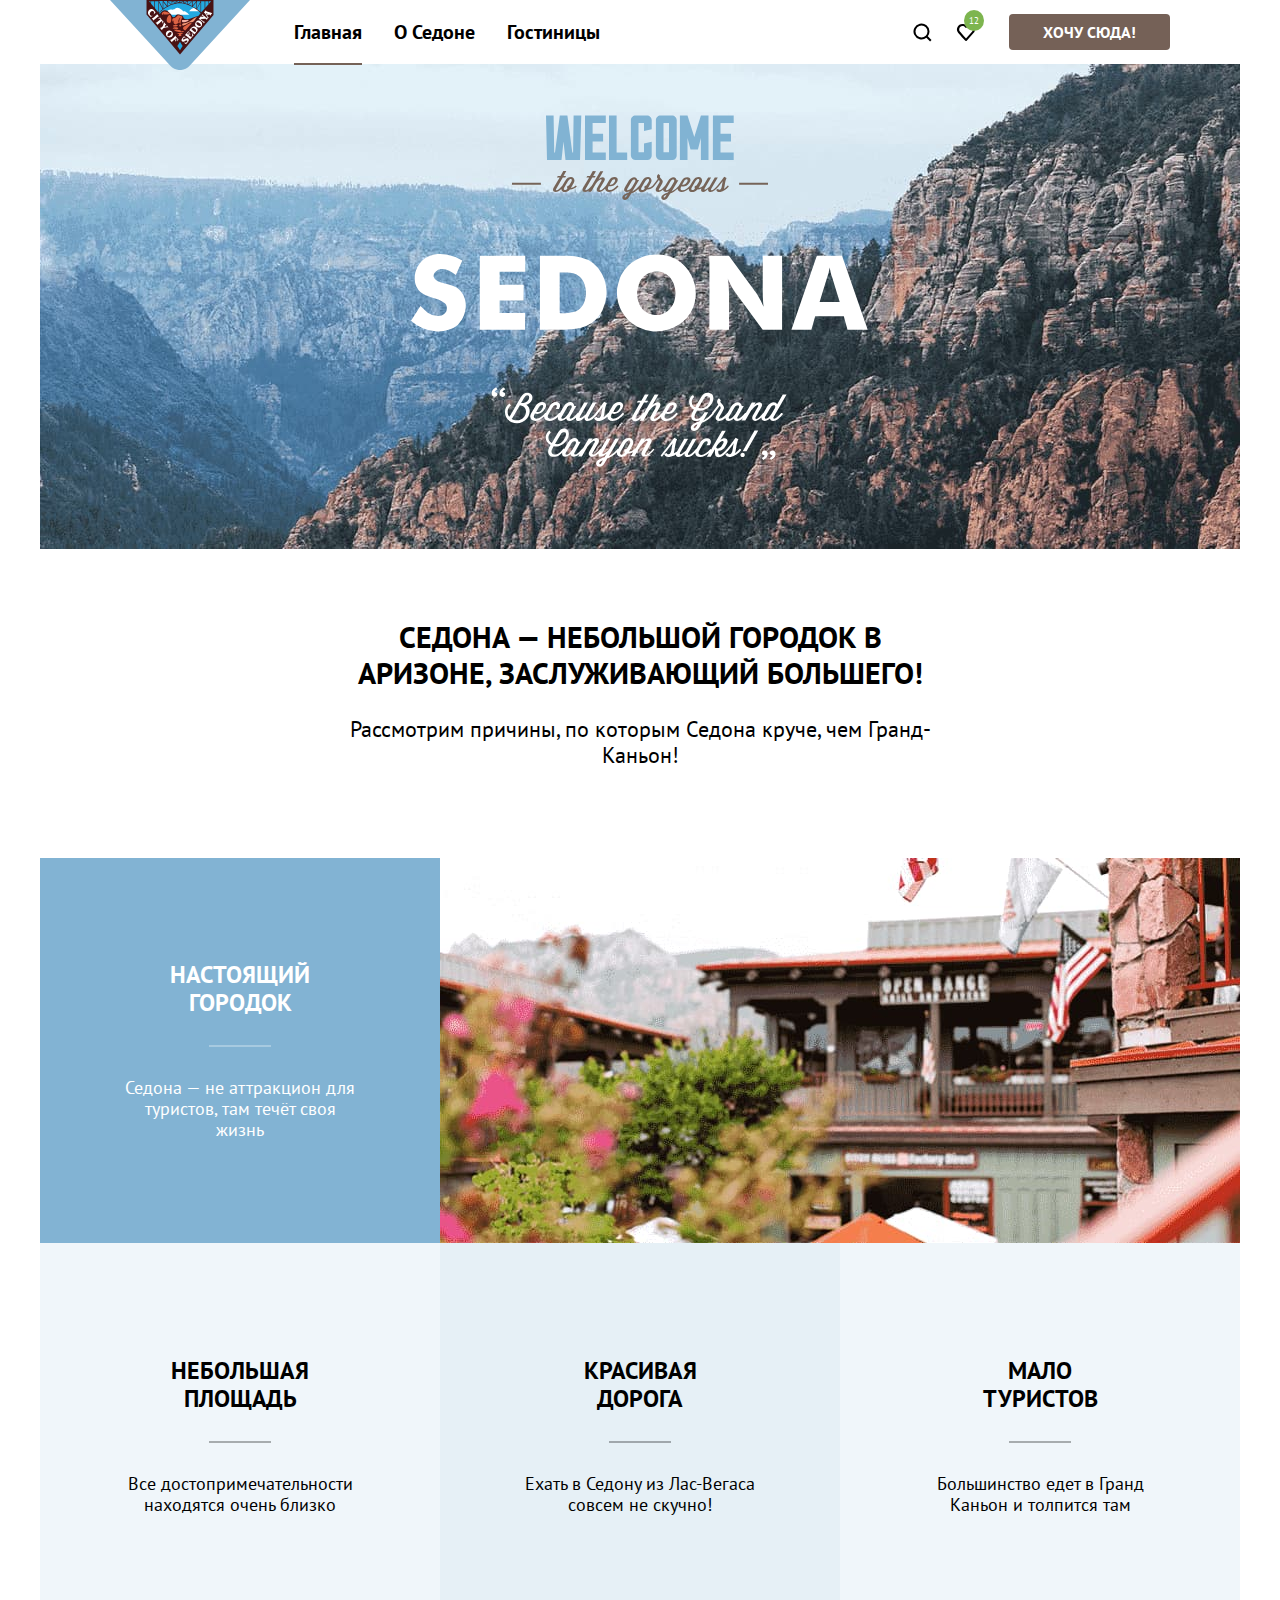
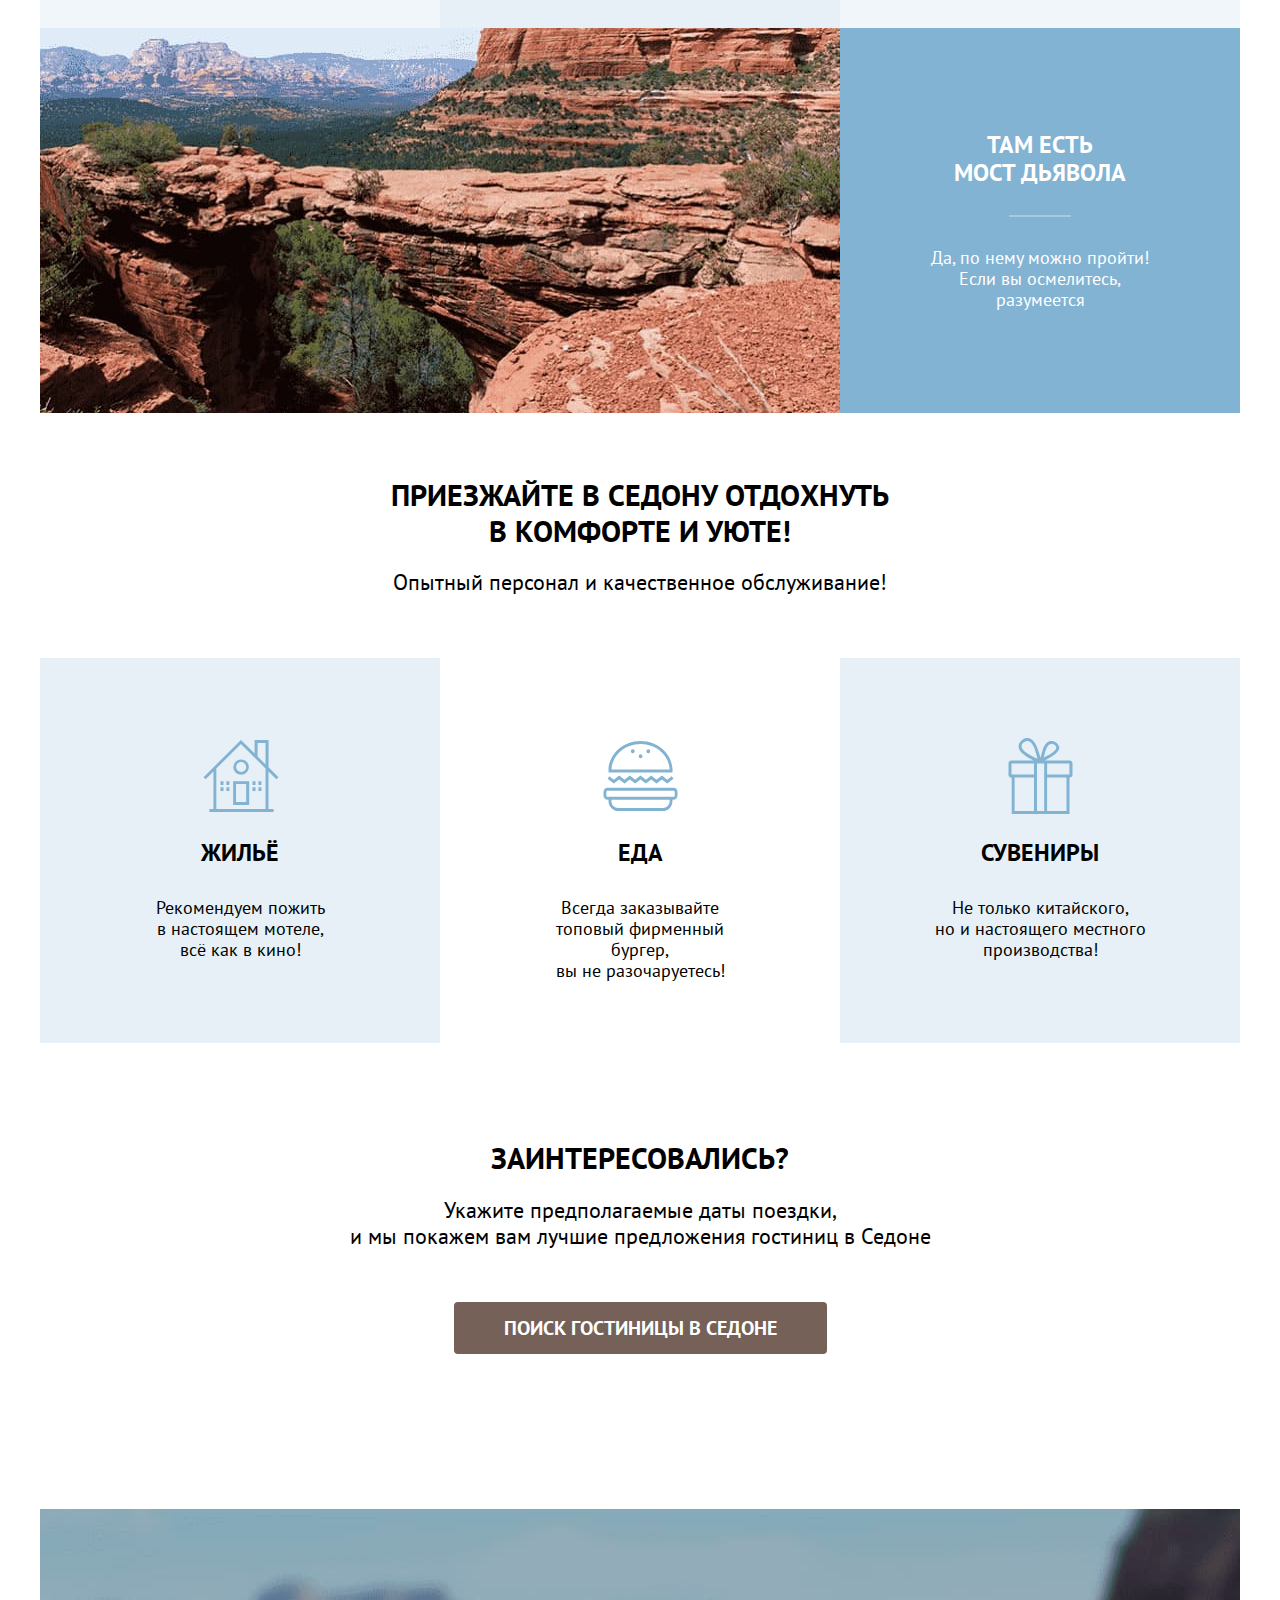
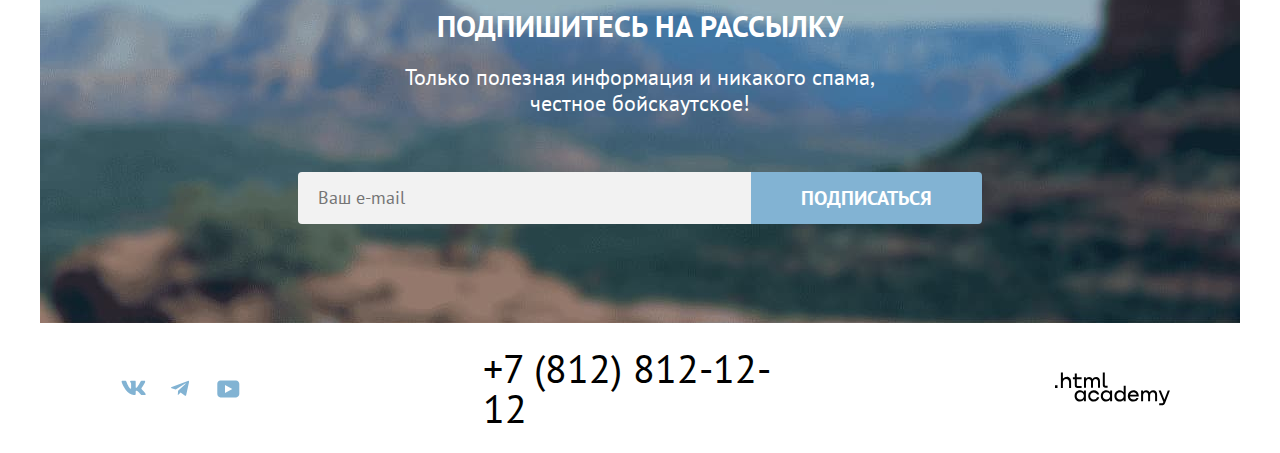
<file: 8/index.html>
<!DOCTYPE html>
<html lang="ru">
  <head>
    <meta charset="utf-8">
    <title>HTML Academy: Седона</title>
    <link rel="icon" href="favicon.ico">
    <link rel="icon" type="image/png" href="images/favicon.png">
    <link rel="stylesheet" href="styles/styles.css">
    <base href="https://htmlacademy-htmlcss.github.io/2208219-sedona-1/8/">
</head>
  <body>
    <header class="page_header">
        <nav class="nav">
          <a href="#" class="main_header_logo">
            <img height="70" width="140" src="images/logo/logo.svg" alt="Логотип сайта Седона">
          </a>
          <ul class="nav_list">
            <li class="nav_item">
              <a class="nav_link nav_link_current" href="index.html">Главная</a>
            </li>
            <li class="nav_item">
              <a class="nav_link" href="#">О Седоне</a>
            </li>
            <li class="nav_item">
              <a class="nav_link" href="./catalog.html">Гостиницы</a>
            </li>
          </ul>
          <ul class="user_action_list">
            <li class="user_list">
              <ul class="user_buttons_list">
                <li class="user_item">
                <a class="search_button user_link" href="#">
                  <svg  xmlns="http://www.w3.org/2000/svg" width="20" height="20" fill="currentColor">
                    <path class="svg_search_button" fill="currentColor" d="m19.5 18-3.7-3.7a8 8 0 0 0 1.7-4.8 8 8 0 1 0-3.1 6.3l3.7 3.7 1.4-1.5Zm-10-2.5a6 6 0 0 1-6-6 6 6 0 0 1 12 0 6 6 0 0 1-6 6Z"/>
                  </svg>
                  <span class="visually_hidden">Поиск</span>
                </a>
                </li>
                <li class="user_item">
                <a class="heart_counter user_link" href="#">
                  <svg xmlns="http://www.w3.org/2000/svg" width="20" height="20" fill="currentColor">
                    <path class="svg_heart_counter" fill="currentColor" d="M9.9 19a.9.9 0 0 1-.8-.4c-5.4-6.1-6.7-7.5-7-7.9A5.4 5.4 0 0 1 6.5 2C7.8 2 9 2.5 10 3.3a5.46 5.46 0 0 1 9 4.1c0 1.3-.5 2.5-1.3 3.4l-7 7.9c-.2.2-.4.3-.8.3Zm-6-9.5c.3.4 3.5 4 6.1 6.9l6.2-7c.5-.5.7-1.2.7-2 0-1.8-1.5-3.3-3.3-3.3-1 0-2 .5-2.7 1.3-.3.3-.6.4-.9.4-.3 0-.6-.2-.8-.4-.7-.8-1.7-1.3-2.7-1.3-1.8 0-3.3 1.5-3.3 3.3-.1.9.3 1.6.7 2.1-.1 0-.1 0 0 0Z"/>
                  </svg>
                  <span class="visually_hidden">Избранное</span>
                </a>
                <span class="number_heart">12</span>
                </li>
              </ul>
            </li>
            <li class="nav_item">
              <a class="button_action nav_link" href="#">Хочу сюда!
              </a>
            </li>
          </ul>
        </nav>
    </header>
    <main class="main-index main_container">
      <div class="page_container">
      <h1 class="visually_hidden">Сайт города Седона</h1>
        <section class="hero">
          <h2 class="visually_hidden">Фото седоны</h2>
          <img class="hero_img" width="458" height="352" src="images/welcome/welcome.svg" alt="Welcome to the gorgeous Sedona,beacause Grand Canyon sucks">
        </section>
        <section class="welcome">
          <h2 class="visually_hidden">Уникальность Седоны</h2>
          <p class="welcome_title">Седона — небольшой городок в Аризоне,
            заслуживающий большего!</p>
          <p class="welcome_text">Рассмотрим причины, по которым Седона круче, чем Гранд-Каньон!</p>
        </section>
        <section class="advantages">
          <h2 class="visually_hidden">Преимущества Седоны</h2>
          <ul class="list">
              <li class="list_item">
                  <h3>Настоящий городок</h3>
                  <p>Седона — не аттракцион для туристов, там течёт своя жизнь</p>
              </li>
              <li class="list_item wide">
                <img width="800" height="385" src="images/photos/photo-1.jpg" alt="Фото кафе в седоне">
              </li>
              <li class="list_item">
                  <h3>Небольшая площадь</h3>
                  <p>Все достопримечательности находятся очень близко</p>
              </li>
              <li class="list_item">
                  <h3>Красивая дорога</h3>
                <p>Ехать в Седону из Лас-Вегаса совсем не скучно!</p>
              </li>
              <li class="list_item">
                  <h3>Мало туристов</h3>
                  <p>Большинство едет в Гранд Каньон и толпится там</p>
              </li>
              <li class="list_item wide">
                <img width="800" height="385" src="images/photos/photo-2.jpg" alt="Фото каньйона в Седоне">
              </li>
              <li class="list_item">
                  <h3>Там есть мост дьявола</h3>
                  <p>Да, по нему можно пройти! Если вы осмелитесь, разумеется</p>
              </li>


          </ul>
        </section>
        <section class="turism_info">
          <h2 class="visually_hidden">Удобства для туристов</h2>
            <p class="turism_info__title">Приезжайте в Седону отдохнуть в комфорте и уюте!</p>
            <p class="turism_info__description">Опытный персонал и качественное обслуживание!</p>
          <ul class="list">
            <li class="list_item_turism house">
              <h3>Жильё</h3>
              <p>Рекомендуем пожить <br>в настоящем мотеле,<br> всё как в кино!</p>
            </li>
            <li class="list_item_turism food">
              <h3>Еда</h3>
              <p>Всегда заказывайте <br>топовый фирменный бургер,<br> вы не разочаруетесь!</p>
            </li>
            <li class="list_item_turism gifts">
              <h3>Сувениры</h3>
              <p>Не только китайского,<br> но и настоящего местного <br>производства!</p>
            </li>

          </ul>
        </section>
        <section class="hotel_action">
          <div class="hotel_action_wrapper">
            <h2 class="hotel_action_title">Заинтересовались?</h2>
            <p class="hotel_action_text">Укажите предполагаемые даты поездки,<br>и мы покажем вам лучшие предложения гостиниц в Седоне</p>
          </div>
          <a href="./catalog.html" class="button">Поиск гостиницы в Седоне</a>
        </section>
      </div>
      <footer class="main_footer">
        <section class="subscribe">
          <div class="subscribe_container">
            <h2 class="subscribe_title">Подпишитесь на рассылку</h2>
            <p class="subscribe_text">Только полезная информация и никакого спама, честное бойскаутское!</p>
            <form class="subscribe_form" action="#" method="post">
              <input class="input_subscribe" type="email" name="e_mail" id="e_mail" placeholder="Ваш e-mail" required>
              <button class="e_mail_button" type="submit">Подписаться</button>
            </form>
          </div>
        </section>
        <section class="contacts">
          <h2 class="visually_hidden">Контакты</h2>
            <section class="contact_social_list">
                <div class="contacts_item">
                  <span class="visually_hidden">Ссылка в контакте.</span>
                  <a class="link vkontakte" href="https://vk.com/htmlacademy">
                    <svg xmlns="http://www.w3.org/2000/svg" width="25" height="15" fill="none">
                      <path class="svg_link" fill="currentColor" fill-rule="evenodd" d="M24.1 1.8c.2-.5 0-1-.8-1h-2.6c-.7 0-1 .4-1.1.8 0 0-1.4 3.2-3.3 5.3-.6.6-.9.8-1.2.8-.2 0-.4-.2-.4-.8V1.8c0-.7-.2-1-.8-1h-4c-.5 0-.8.4-.8.6 0 .7 1 .8 1 2.6v3.8c0 .8 0 1-.4 1-.9 0-3-3.3-4.3-7-.3-.7-.5-1-1.2-1H1.6c-.8 0-1 .4-1 .8 0 .7 1 4 4.2 8.5C7 13.2 10 15 12.8 15c1.7 0 1.9-.4 1.9-1v-2.4c0-.7.2-.8.7-.8.4 0 1 .1 2.6 1.6 1.8 1.8 2 2.6 3 2.6h2.7c.7 0 1.1-.4 1-1.1a12 12 0 0 0-2.3-3c-.6-.8-1.5-1.5-1.8-2-.4-.4-.3-.6 0-1 0 0 3.2-4.5 3.5-6Z" clip-rule="evenodd"/>
                    </svg>
                  </a>
                </div>
                <div class="contacts_item">
                  <span class="visually_hidden">Ссылка телеграмм.</span>
                  <a class="link telegramm" href="https://t.me/htmlacademy ">
                    <svg  xmlns="http://www.w3.org/2000/svg" width="18" height="16" fill="none">
                      <path class="svg_link" fill="currentColor" d="M16.8 1 .8 7c-1 .4-1 1-.2 1.3l4.1 1.3 9.5-6c.5-.3.9-.1.5.2l-7.6 7-.3 4.1c.4 0 .6-.2.8-.4l2-2 4.1 3.1c.8.5 1.3.3 1.5-.7L18 2.2c.3-1-.4-1.6-1.1-1.2Z"/>
                    </svg>
                  </a>
                </div>
                <div class="contacts_item">
                  <span class="visually_hidden">Ссылка на ютуб канал.</span>
                  <a class="link you_tube" href="https://www.youtube.com/user/htmlacademyru">
                    <svg xmlns="http://www.w3.org/2000/svg" width="23" height="18" fill="none">
                      <path class="svg_link" fill="currentColor" d="M19 .4H3.4C1.6.4.3 2 .3 3.8v10c0 2 1.3 3.6 3.2 3.6h15.7c1.6 0 3.1-1.6 3.1-3.4V3.8C22.1 2 20.8.4 19 .4ZM8 12.9v-8l7.3 4-7.3 4Z"/>
                    </svg>
                  </a>
                </div>
            </section>
            <section class="telephone">
              <a class="tel" href="tel:+78128121212">
                <span class="tel_numbers">+7 (812) 812-12-12</span>
              </a>
            </section>
            <section class="logo_htmlacademy">
              <a class="link html_academy" href="https://htmlacademy.ru/">
                <svg xmlns="http://www.w3.org/2000/svg" width="115" height="34" fill="none">
                  <path class="svg_html_academy" fill="currentColor" d="M0 13.3v2.6h2.5v-2.6H0Zm11.6-8.4c-1.6 0-2.8.7-3.6 1.7h-.1V.4h-2v15.5h2v-5.3C7.9 8.5 9.2 7 11.2 7c1.8 0 2.9 1.4 2.9 3.2v5.7h2V9.8c.1-3-1.8-5-4.5-5Zm15 .3h-4.8V1.5h-2v3.8h-1.9v2h1.9v6c0 1.7 1 2.7 2.7 2.7h4.1v-2h-3.7c-.7 0-1.1-.4-1.1-1.1V7.2h4.8v-2ZM41.1 5c-1.6 0-2.9.8-3.5 2h-.1a3.7 3.7 0 0 0-3.4-2c-1.4 0-2.5.8-3.1 1.8h-.1V5.2H29v10.6h2v-5.4c0-2 1-3.5 2.6-3.5 1.5 0 2.4 1 2.4 2.6v6.3h2v-5.6c0-2.4 1.4-3.3 2.6-3.3 1.5 0 2.4 1 2.4 2.6v6.3h2V9.3c.1-2.5-1.4-4.3-3.9-4.3Zm6.7 8c0 1.8 1 2.8 2.8 2.8h2v-2h-1.7c-.7 0-1.1-.4-1.1-1.1V.4h-2V13Zm-18.9 7a4.9 4.9 0 0 0-3.9-1.7c-3.1 0-5.4 2.3-5.4 5.6s2.3 5.6 5.4 5.6c1.8 0 3-.8 3.8-2h.1v1.7h2V18.6h-2V20Zm-3.6 7.5a3.5 3.5 0 0 1-3.6-3.6c0-2 1.4-3.6 3.6-3.6s3.6 1.6 3.6 3.6c0 1.9-1.4 3.6-3.6 3.6Zm18.9-5.1c-.5-2.4-2.6-4.1-5.4-4.1a5.4 5.4 0 0 0-5.6 5.6c0 3 2.2 5.6 5.6 5.6 2.8 0 4.9-1.8 5.4-4.2h-2.1a3.4 3.4 0 0 1-3.3 2.3 3.5 3.5 0 0 1-3.6-3.6c0-2 1.4-3.6 3.6-3.6 1.6 0 2.8 1 3.3 2.2h2.1v-.2ZM55.1 20a4.9 4.9 0 0 0-3.9-1.7c-3.1 0-5.4 2.3-5.4 5.6s2.3 5.6 5.4 5.6c1.8 0 3-.8 3.8-2h.1v1.7h2V18.6h-2V20Zm-3.6 7.5a3.5 3.5 0 0 1-3.6-3.6c0-2 1.4-3.6 3.6-3.6s3.6 1.6 3.6 3.6c0 1.9-1.5 3.6-3.6 3.6Zm17.2-7.3a5 5 0 0 0-3.9-2c-3.1 0-5.4 2.4-5.4 5.7 0 3.3 2.2 5.6 5.4 5.6 1.7 0 3-.8 3.8-1.8h.1v1.5h2V13.8h-2v6.4Zm-3.6 7.3a3.5 3.5 0 0 1-3.6-3.6c0-2 1.4-3.6 3.6-3.6s3.6 1.6 3.6 3.6c-.1 2-1.5 3.6-3.6 3.6Zm13.2-9.2a5.4 5.4 0 0 0-5.5 5.6c0 3 2.1 5.6 5.5 5.6 2.5 0 4.5-1.3 5.2-3.6h-2.1c-.5 1-1.6 1.6-3 1.6-1.9 0-3.3-1.3-3.4-3h8.8c.2-3.5-2-6.2-5.5-6.2Zm0 1.9c1.7 0 3 1 3.3 2.6h-6.5a3.2 3.2 0 0 1 3.2-2.6Zm19.9-1.9a4 4 0 0 0-3.6 2h-.1c-.6-1.2-1.8-2-3.4-2-1.4 0-2.5.7-3.1 1.8v-1.5h-1.9v10.6h2v-5.4c0-2 1-3.4 2.6-3.5 1.5 0 2.4 1 2.4 2.6v6.3h2v-5.6c0-2.4 1.4-3.3 2.6-3.3 1.5 0 2.4 1 2.4 2.6v6.3h2v-6.5c.1-2.6-1.4-4.4-3.9-4.4Zm11.2 9.1-3.6-9h-2.2l4.8 11.7c-.3.9-.7 1.2-1.7 1.2h-2.5v2h2.5c1.8 0 2.8-.8 3.5-2.6l4.7-12.2h-2.1l-3.4 8.9Z"/>
                </svg>
                <span class="visually_hidden">Ссылка на сайт HTML академии</span>
              </a>
            </section>
          </ul>
        </section>
      </footer>

    </main>
  </body>
</html>
</file>
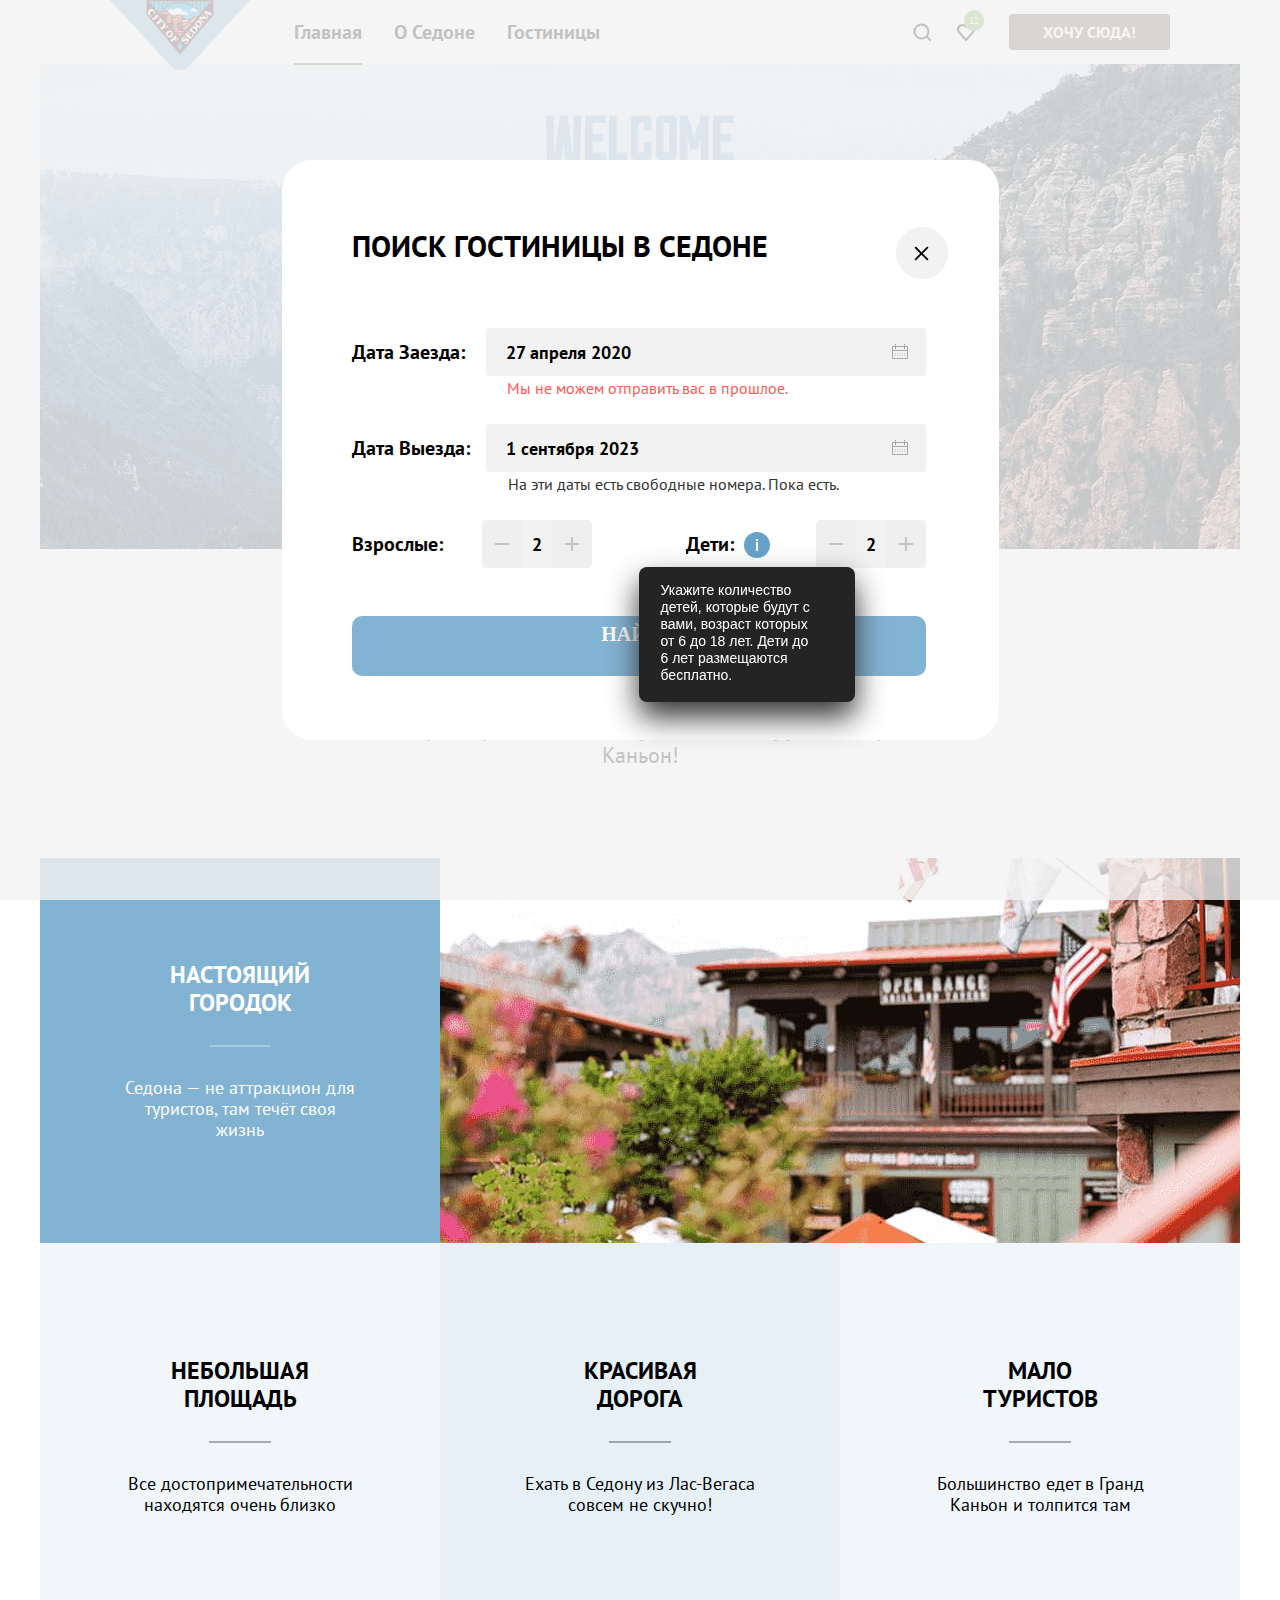
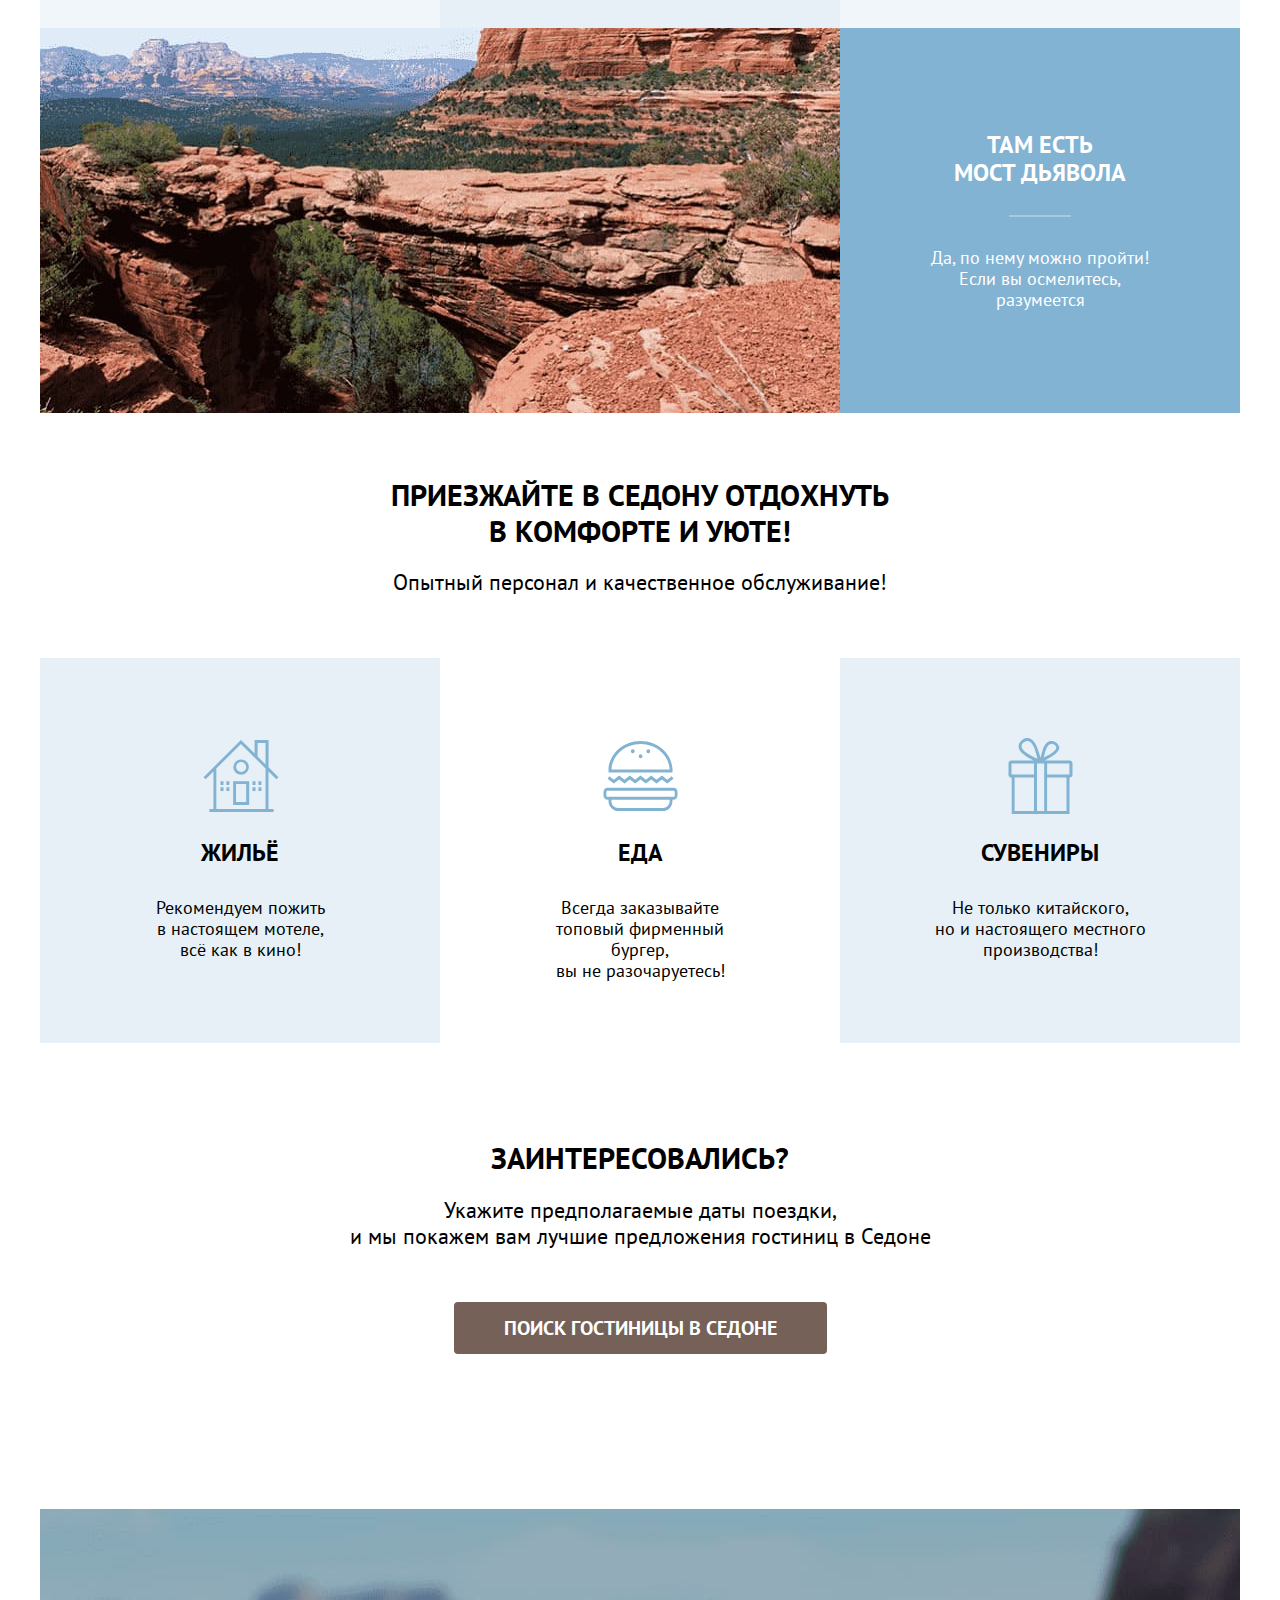
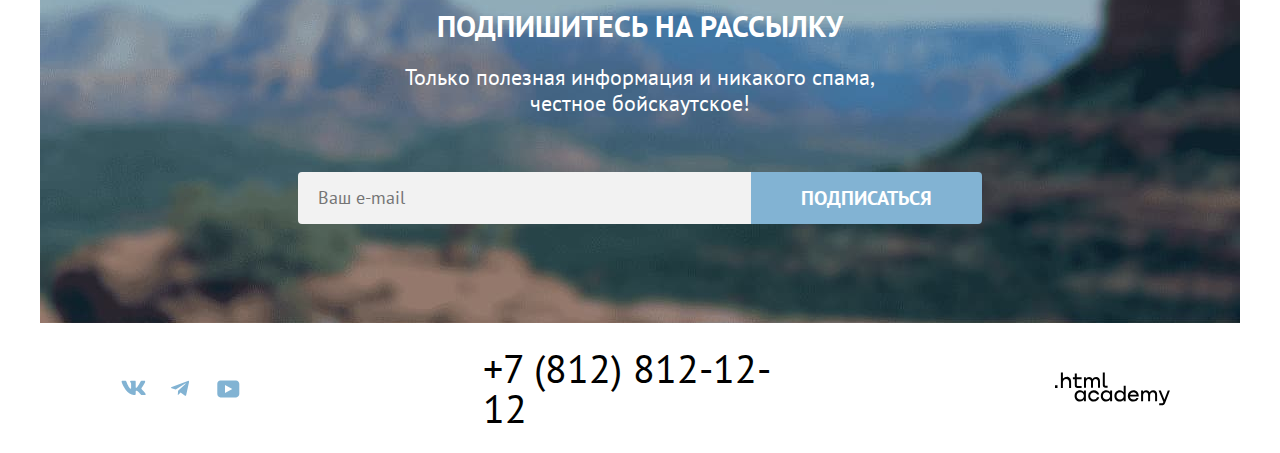
<file: 9/index.html>
<!DOCTYPE html>
<html lang="ru">
  <head>
    <meta charset="utf-8">
    <title>HTML Academy: Седона</title>
    <link rel="icon" href="favicon.ico">
    <link rel="icon" type="image/png" href="images/favicon.png">
    <link rel="stylesheet" href="styles/styles.css">
    <base href="https://htmlacademy-htmlcss.github.io/2208219-sedona-1/9/">
</head>
  <body>
    <header class="page_header">
        <nav class="nav">
          <a href="#" class="main_header_logo">
            <img height="70" width="140" src="images/logo/logo.svg" alt="Логотип сайта Седона">
          </a>
          <ul class="nav_list">
            <li class="nav_item">
              <a class="nav_link nav_link_current" href="index.html">Главная</a>
            </li>
            <li class="nav_item">
              <a class="nav_link" href="#">О Седоне</a>
            </li>
            <li class="nav_item">
              <a class="nav_link" href="./catalog.html">Гостиницы</a>
            </li>
          </ul>
          <ul class="user_action_list">
            <li class="user_list">
              <ul class="user_buttons_list">
                <li class="user_item">
                <a class="search_button user_link" href="#">
                  <svg  xmlns="http://www.w3.org/2000/svg" width="20" height="20" fill="currentColor">
                    <path class="svg_search_button" fill="currentColor" d="m19.5 18-3.7-3.7a8 8 0 0 0 1.7-4.8 8 8 0 1 0-3.1 6.3l3.7 3.7 1.4-1.5Zm-10-2.5a6 6 0 0 1-6-6 6 6 0 0 1 12 0 6 6 0 0 1-6 6Z"/>
                  </svg>
                  <span class="visually_hidden">Поиск</span>
                </a>
                </li>
                <li class="user_item">
                <a class="heart_counter user_link" href="#">
                  <svg xmlns="http://www.w3.org/2000/svg" width="20" height="20" fill="currentColor">
                    <path class="svg_heart_counter" fill="currentColor" d="M9.9 19a.9.9 0 0 1-.8-.4c-5.4-6.1-6.7-7.5-7-7.9A5.4 5.4 0 0 1 6.5 2C7.8 2 9 2.5 10 3.3a5.46 5.46 0 0 1 9 4.1c0 1.3-.5 2.5-1.3 3.4l-7 7.9c-.2.2-.4.3-.8.3Zm-6-9.5c.3.4 3.5 4 6.1 6.9l6.2-7c.5-.5.7-1.2.7-2 0-1.8-1.5-3.3-3.3-3.3-1 0-2 .5-2.7 1.3-.3.3-.6.4-.9.4-.3 0-.6-.2-.8-.4-.7-.8-1.7-1.3-2.7-1.3-1.8 0-3.3 1.5-3.3 3.3-.1.9.3 1.6.7 2.1-.1 0-.1 0 0 0Z"/>
                  </svg>
                  <span class="visually_hidden">Избранное</span>
                </a>
                <span class="number_heart">12</span>
                </li>
              </ul>
            </li>
            <li class="nav_item">
              <a class="button_action nav_link" href="#">Хочу сюда!
              </a>
            </li>
          </ul>
        </nav>
    </header>
    <main class="main-index main_container">
      <div class="page_container">
      <h1 class="visually_hidden">Сайт города Седона</h1>
        <section class="hero">
          <h2 class="visually_hidden">Фото седоны</h2>
          <img class="hero_img" width="458" height="352" src="images/welcome/welcome.svg" alt="Welcome to the gorgeous Sedona,beacause Grand Canyon sucks">
        </section>
        <section class="welcome">
          <h2 class="visually_hidden">Уникальность Седоны</h2>
          <p class="welcome_title">Седона — небольшой городок в Аризоне,
            заслуживающий большего!</p>
          <p class="welcome_text">Рассмотрим причины, по которым Седона круче, чем Гранд-Каньон!</p>
        </section>
        <section class="advantages">
          <h2 class="visually_hidden">Преимущества Седоны</h2>
          <ul class="list">
              <li class="list_item">
                  <h3>Настоящий городок</h3>
                  <p>Седона — не аттракцион для туристов, там течёт своя жизнь</p>
              </li>
              <li class="list_item wide">
                <img width="800" height="385" src="images/photos/photo-1.jpg" alt="Фото кафе в седоне">
              </li>
              <li class="list_item">
                  <h3>Небольшая площадь</h3>
                  <p>Все достопримечательности находятся очень близко</p>
              </li>
              <li class="list_item">
                  <h3>Красивая дорога</h3>
                <p>Ехать в Седону из Лас-Вегаса совсем не скучно!</p>
              </li>
              <li class="list_item">
                  <h3>Мало туристов</h3>
                  <p>Большинство едет в Гранд Каньон и толпится там</p>
              </li>
              <li class="list_item wide">
                <img width="800" height="385" src="images/photos/photo-2.jpg" alt="Фото каньйона в Седоне">
              </li>
              <li class="list_item">
                  <h3>Там есть мост дьявола</h3>
                  <p>Да, по нему можно пройти! Если вы осмелитесь, разумеется</p>
              </li>


          </ul>
        </section>
        <section class="turism_info">
          <h2 class="visually_hidden">Удобства для туристов</h2>
            <p class="turism_info__title">Приезжайте в Седону отдохнуть в комфорте и уюте!</p>
            <p class="turism_info__description">Опытный персонал и качественное обслуживание!</p>
          <ul class="list">
            <li class="list_item_turism house">
              <h3>Жильё</h3>
              <p>Рекомендуем пожить <br>в настоящем мотеле,<br> всё как в кино!</p>
            </li>
            <li class="list_item_turism food">
              <h3>Еда</h3>
              <p>Всегда заказывайте <br>топовый фирменный бургер,<br> вы не разочаруетесь!</p>
            </li>
            <li class="list_item_turism gifts">
              <h3>Сувениры</h3>
              <p>Не только китайского,<br> но и настоящего местного <br>производства!</p>
            </li>

          </ul>
        </section>
        <section class="hotel_action">
          <div class="hotel_action_wrapper">
            <h2 class="hotel_action_title">Заинтересовались?</h2>
            <p class="hotel_action_text">Укажите предполагаемые даты поездки,<br>и мы покажем вам лучшие предложения гостиниц в Седоне</p>
          </div>
          <a href="./catalog.html" class="button">Поиск гостиницы в Седоне</a>
        </section>
      </div>
      <footer class="main_footer">
        <section class="subscribe">
          <div class="subscribe_container">
            <h2 class="subscribe_title">Подпишитесь на рассылку</h2>
            <p class="subscribe_text">Только полезная информация и никакого спама, честное бойскаутское!</p>
            <form class="subscribe_form" action="#" method="post">
              <input class="input_subscribe" type="email" name="e_mail" id="e_mail" placeholder="Ваш e-mail" required>
              <button class="e_mail_button" type="submit">Подписаться</button>
            </form>
          </div>
        </section>
        <section class="contacts">
          <h2 class="visually_hidden">Контакты</h2>
            <section class="contact_social_list">
                <div class="contacts_item">
                  <span class="visually_hidden">Ссылка в контакте.</span>
                  <a class="link vkontakte" href="https://vk.com/htmlacademy">
                    <svg xmlns="http://www.w3.org/2000/svg" width="25" height="15" fill="none">
                      <path class="svg_link" fill="currentColor" fill-rule="evenodd" d="M24.1 1.8c.2-.5 0-1-.8-1h-2.6c-.7 0-1 .4-1.1.8 0 0-1.4 3.2-3.3 5.3-.6.6-.9.8-1.2.8-.2 0-.4-.2-.4-.8V1.8c0-.7-.2-1-.8-1h-4c-.5 0-.8.4-.8.6 0 .7 1 .8 1 2.6v3.8c0 .8 0 1-.4 1-.9 0-3-3.3-4.3-7-.3-.7-.5-1-1.2-1H1.6c-.8 0-1 .4-1 .8 0 .7 1 4 4.2 8.5C7 13.2 10 15 12.8 15c1.7 0 1.9-.4 1.9-1v-2.4c0-.7.2-.8.7-.8.4 0 1 .1 2.6 1.6 1.8 1.8 2 2.6 3 2.6h2.7c.7 0 1.1-.4 1-1.1a12 12 0 0 0-2.3-3c-.6-.8-1.5-1.5-1.8-2-.4-.4-.3-.6 0-1 0 0 3.2-4.5 3.5-6Z" clip-rule="evenodd"/>
                    </svg>
                  </a>
                </div>
                <div class="contacts_item">
                  <span class="visually_hidden">Ссылка телеграмм.</span>
                  <a class="link telegramm" href="https://t.me/htmlacademy ">
                    <svg  xmlns="http://www.w3.org/2000/svg" width="18" height="16" fill="none">
                      <path class="svg_link" fill="currentColor" d="M16.8 1 .8 7c-1 .4-1 1-.2 1.3l4.1 1.3 9.5-6c.5-.3.9-.1.5.2l-7.6 7-.3 4.1c.4 0 .6-.2.8-.4l2-2 4.1 3.1c.8.5 1.3.3 1.5-.7L18 2.2c.3-1-.4-1.6-1.1-1.2Z"/>
                    </svg>
                  </a>
                </div>
                <div class="contacts_item">
                  <span class="visually_hidden">Ссылка на ютуб канал.</span>
                  <a class="link you_tube" href="https://www.youtube.com/user/htmlacademyru">
                    <svg xmlns="http://www.w3.org/2000/svg" width="23" height="18" fill="none">
                      <path class="svg_link" fill="currentColor" d="M19 .4H3.4C1.6.4.3 2 .3 3.8v10c0 2 1.3 3.6 3.2 3.6h15.7c1.6 0 3.1-1.6 3.1-3.4V3.8C22.1 2 20.8.4 19 .4ZM8 12.9v-8l7.3 4-7.3 4Z"/>
                    </svg>
                  </a>
                </div>
            </section>
            <section class="telephone">
              <a class="tel" href="tel:+78128121212">
                <span class="tel_numbers">+7 (812) 812-12-12</span>
              </a>
            </section>
            <section class="logo_htmlacademy">
              <a class="link html_academy" href="https://htmlacademy.ru/">
                <svg xmlns="http://www.w3.org/2000/svg" width="115" height="34" fill="none">
                  <path class="svg_html_academy" fill="currentColor" d="M0 13.3v2.6h2.5v-2.6H0Zm11.6-8.4c-1.6 0-2.8.7-3.6 1.7h-.1V.4h-2v15.5h2v-5.3C7.9 8.5 9.2 7 11.2 7c1.8 0 2.9 1.4 2.9 3.2v5.7h2V9.8c.1-3-1.8-5-4.5-5Zm15 .3h-4.8V1.5h-2v3.8h-1.9v2h1.9v6c0 1.7 1 2.7 2.7 2.7h4.1v-2h-3.7c-.7 0-1.1-.4-1.1-1.1V7.2h4.8v-2ZM41.1 5c-1.6 0-2.9.8-3.5 2h-.1a3.7 3.7 0 0 0-3.4-2c-1.4 0-2.5.8-3.1 1.8h-.1V5.2H29v10.6h2v-5.4c0-2 1-3.5 2.6-3.5 1.5 0 2.4 1 2.4 2.6v6.3h2v-5.6c0-2.4 1.4-3.3 2.6-3.3 1.5 0 2.4 1 2.4 2.6v6.3h2V9.3c.1-2.5-1.4-4.3-3.9-4.3Zm6.7 8c0 1.8 1 2.8 2.8 2.8h2v-2h-1.7c-.7 0-1.1-.4-1.1-1.1V.4h-2V13Zm-18.9 7a4.9 4.9 0 0 0-3.9-1.7c-3.1 0-5.4 2.3-5.4 5.6s2.3 5.6 5.4 5.6c1.8 0 3-.8 3.8-2h.1v1.7h2V18.6h-2V20Zm-3.6 7.5a3.5 3.5 0 0 1-3.6-3.6c0-2 1.4-3.6 3.6-3.6s3.6 1.6 3.6 3.6c0 1.9-1.4 3.6-3.6 3.6Zm18.9-5.1c-.5-2.4-2.6-4.1-5.4-4.1a5.4 5.4 0 0 0-5.6 5.6c0 3 2.2 5.6 5.6 5.6 2.8 0 4.9-1.8 5.4-4.2h-2.1a3.4 3.4 0 0 1-3.3 2.3 3.5 3.5 0 0 1-3.6-3.6c0-2 1.4-3.6 3.6-3.6 1.6 0 2.8 1 3.3 2.2h2.1v-.2ZM55.1 20a4.9 4.9 0 0 0-3.9-1.7c-3.1 0-5.4 2.3-5.4 5.6s2.3 5.6 5.4 5.6c1.8 0 3-.8 3.8-2h.1v1.7h2V18.6h-2V20Zm-3.6 7.5a3.5 3.5 0 0 1-3.6-3.6c0-2 1.4-3.6 3.6-3.6s3.6 1.6 3.6 3.6c0 1.9-1.5 3.6-3.6 3.6Zm17.2-7.3a5 5 0 0 0-3.9-2c-3.1 0-5.4 2.4-5.4 5.7 0 3.3 2.2 5.6 5.4 5.6 1.7 0 3-.8 3.8-1.8h.1v1.5h2V13.8h-2v6.4Zm-3.6 7.3a3.5 3.5 0 0 1-3.6-3.6c0-2 1.4-3.6 3.6-3.6s3.6 1.6 3.6 3.6c-.1 2-1.5 3.6-3.6 3.6Zm13.2-9.2a5.4 5.4 0 0 0-5.5 5.6c0 3 2.1 5.6 5.5 5.6 2.5 0 4.5-1.3 5.2-3.6h-2.1c-.5 1-1.6 1.6-3 1.6-1.9 0-3.3-1.3-3.4-3h8.8c.2-3.5-2-6.2-5.5-6.2Zm0 1.9c1.7 0 3 1 3.3 2.6h-6.5a3.2 3.2 0 0 1 3.2-2.6Zm19.9-1.9a4 4 0 0 0-3.6 2h-.1c-.6-1.2-1.8-2-3.4-2-1.4 0-2.5.7-3.1 1.8v-1.5h-1.9v10.6h2v-5.4c0-2 1-3.4 2.6-3.5 1.5 0 2.4 1 2.4 2.6v6.3h2v-5.6c0-2.4 1.4-3.3 2.6-3.3 1.5 0 2.4 1 2.4 2.6v6.3h2v-6.5c.1-2.6-1.4-4.4-3.9-4.4Zm11.2 9.1-3.6-9h-2.2l4.8 11.7c-.3.9-.7 1.2-1.7 1.2h-2.5v2h2.5c1.8 0 2.8-.8 3.5-2.6l4.7-12.2h-2.1l-3.4 8.9Z"/>
                </svg>
                <span class="visually_hidden">Ссылка на сайт HTML академии</span>
              </a>
            </section>
          </ul>
        </section>
      </footer>
      <div class="modal_container vi">
        <div class="modal modal_auth">
          <button class="modal_close_button">
            <span class="visually_hidden">Закрыть</span>
          </button>
          <section class="modal_content">
            <form class="auth_form" method="post">
              <h2 class="modal_title">Поиск гостиницы в Седоне</h2>
              <p class="check_in_field field_group">
                <label class="check_in_title" for="check_in">Дата Заезда:</label>
                <input class="check_in_input field" type="text" id="check_in" name="check_in" placeholder="Укажите дату заезда" value="27 апреля 2020">
              </p>
              <p class="check_out_field field_group">
                <label class="check_out_title" for="check_out">Дата Выезда:</label>
                <input class="check_out_input field" type="text" id="check_out" name="check_out" placeholder="Укажите дату выезда" value="1 сентября 2023">
              </p>
              <p class="field_group">
                <label class="adults_title" for="adults">Взрослые:</label>
                <button class="modal_buttons minus_button">
                  <span class="visually_hidden" >Убавить</span>
                </button>
                <input class="adults_field small_field" type="number" id="adults" name="adults" placeholder="0"  value="2">
                <button class="modal_buttons plus_button">
                  <span class="visually_hidden">Прибавить</span>
                </button>
              </p>
              <p class="field_group">
                <span class="form_label form_label_icon">
                  <label class="kids_title" for="kids">Дети:</label>
                  <span class="tooltip">
                    <button class="tooltip_toggle" aria-labelledby="tooltip-label-date" type="button">
                      <svg class="tooltip_icon" width="20" height="20" viewBox="0 0 20 20" fill="none" xmlns="http://www.w3.org/2000/svg">
                        <path fill-rule="evenodd" clip-rule="evenodd" d="M9 4H11V6H9V4ZM11 16H9V7H11V16Z" fill="white"/>
                      </svg>
                      <span class="tooltip_text" role="tooltip" id="tooltip-label-date">Укажите количество детей, которые будут с вами, возраст которых от 6 до 18 лет. Дети до 6 лет размещаются бесплатно.</span>
                    </button>
                  </span>
                </span>
                <button class="modal_buttons minus_button">
                  <span class="visually_hidden">Убавить</span>
                </button>
                <input class="kids_field small_field" type="number" id="kids" name="kids" placeholder="0"  value="2">
                <button class="modal_buttons plus_button">
                  <span class="visually_hidden">Прибавить</span>
                </button>
              </p>
              <button class="button_search" type="submit">
                <a class="submit_modal" href="#">Найти</a>
              </button>
            </form>
          </section>
        </div>
      </div>
    </main>
  </body>
</html>
</file>
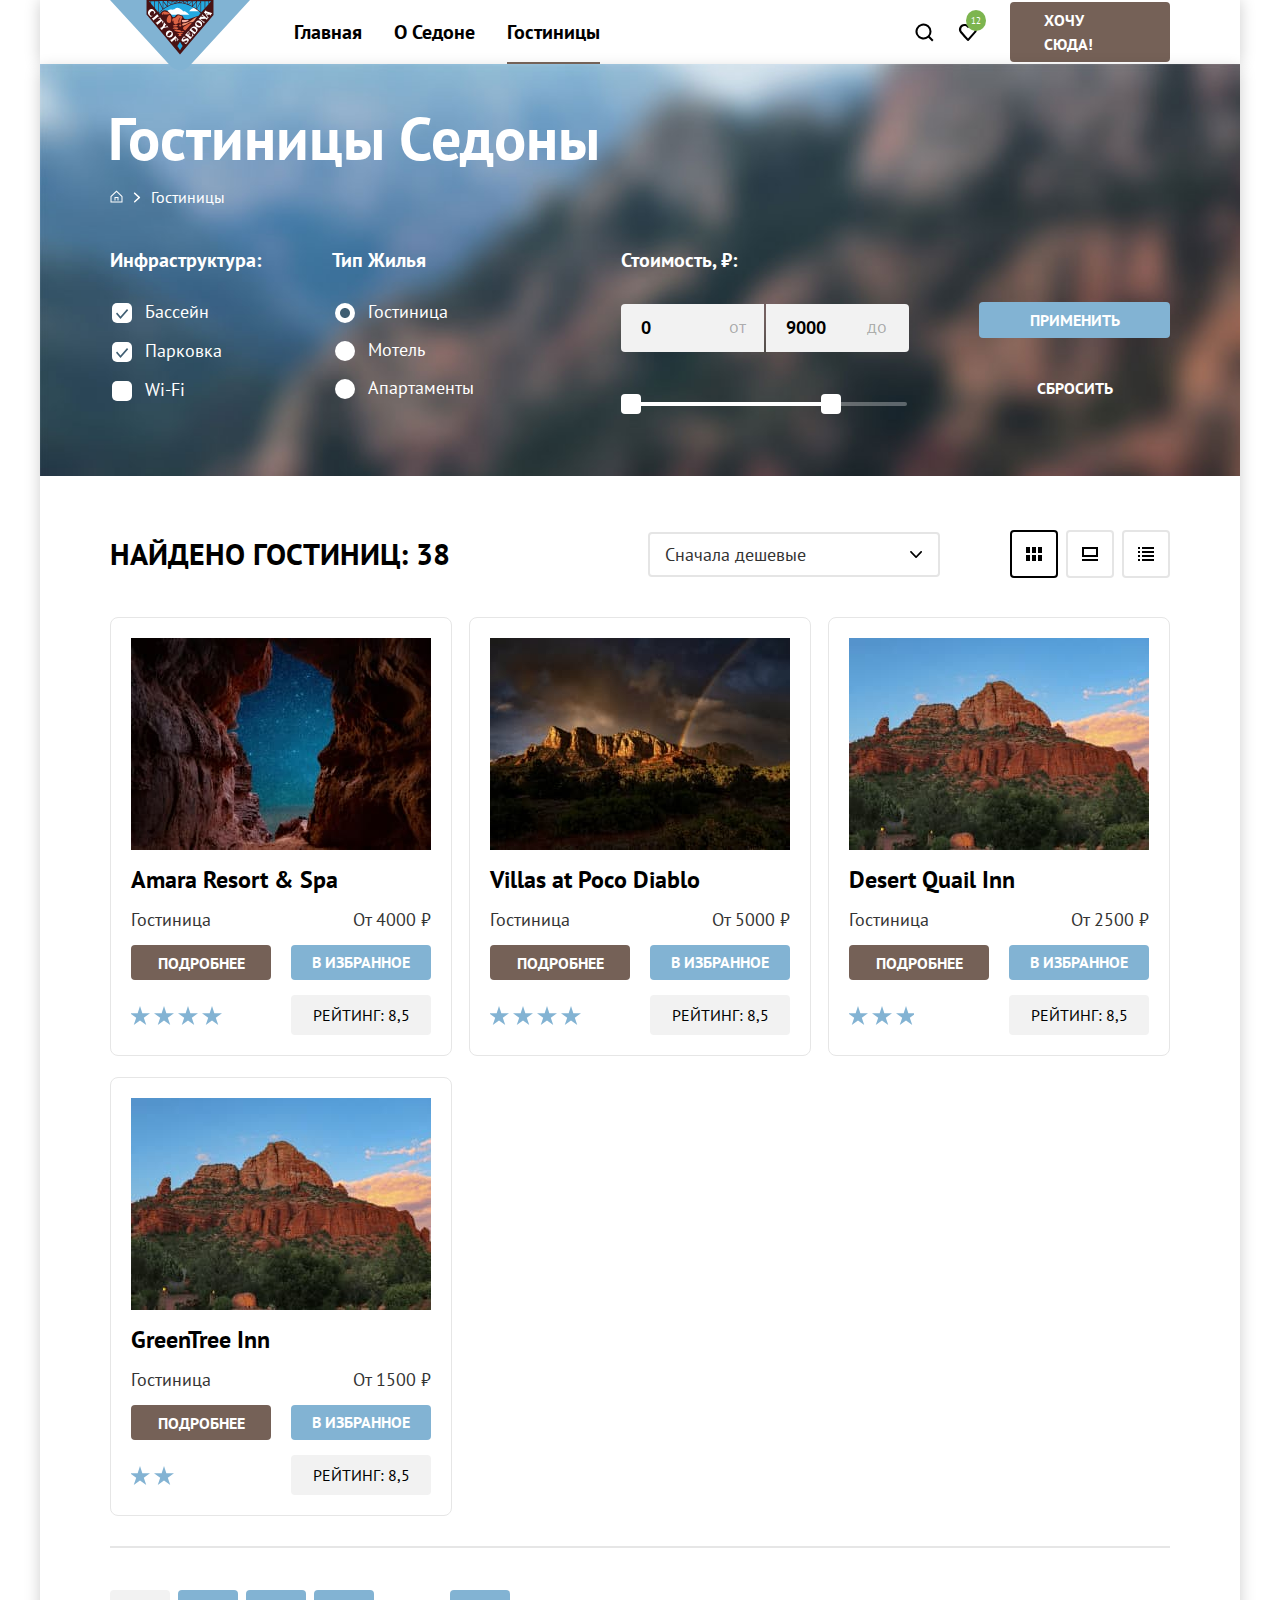
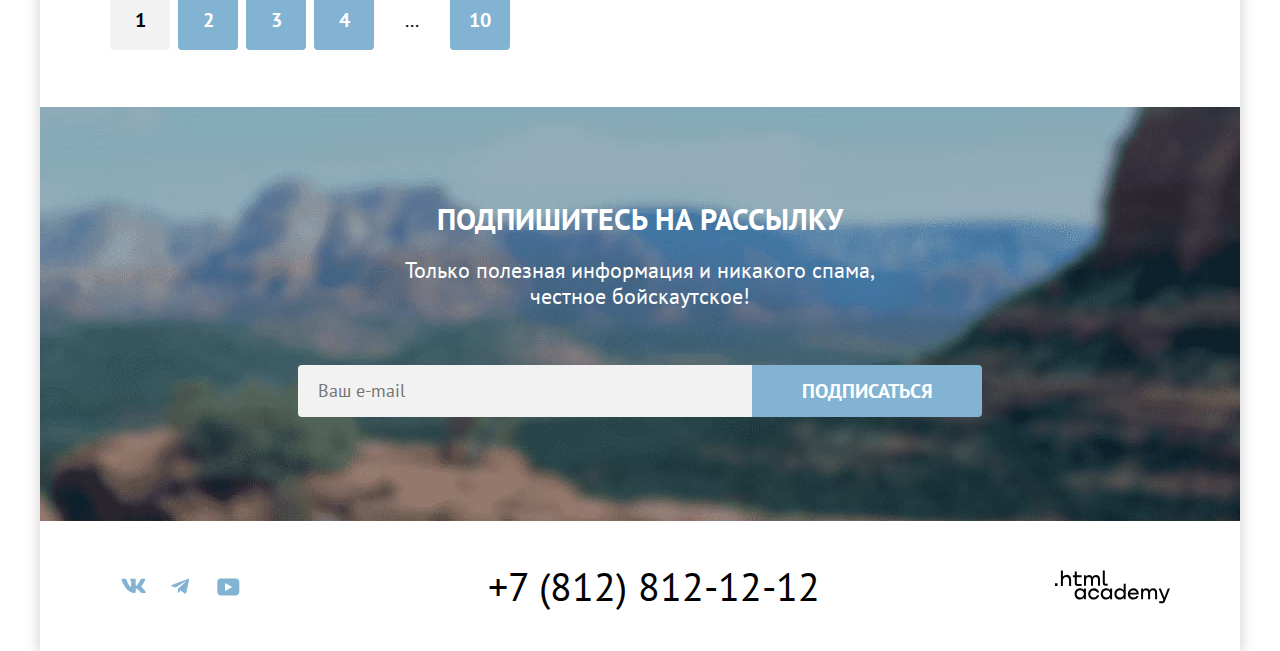
<file: catalog.html>
<!DOCTYPE html>
<html lang="ru">
<head>
  <meta charset="UTF-8">
  <meta name="viewport" content="width=device-width, initial-scale=1.0">
  <title>HTML Academy: Седона каталог</title>
  <link rel="icon" href="favicon.ico">
  <link rel="icon" type="image/png" href="./Images/favicon.png">
  <link rel="stylesheet" href="styles/styles.css">
</head>
<body>
  <header class="page_header">
    <nav class="nav">
      <a href="#" class="main_header_logo">
        <img height="70" width="140" src="images/logo/logo.svg" alt="Логотип сайта Седона">
      </a>
      <ul class="nav_list">
        <li class="nav_item">
          <a class="nav_link" href="index.html">Главная</a>
        </li>
        <li class="nav_item">
          <a class="nav_link" href="#">О Седоне</a>
        </li>
        <li class="nav_item">
          <a class="nav_link nav_link_current">Гостиницы</a>
        </li>
      </ul>

          <ul class="user_buttons_list">
            <li class="user_item">
            <a class="search_button user_link" href="#">
              <svg  xmlns="http://www.w3.org/2000/svg" width="20" height="64" fill="currentColor">
                <path transform="translate(0,22)" class="svg_search_button" fill="currentColor" d="m19.5 18-3.7-3.7a8 8 0 0 0 1.7-4.8 8 8 0 1 0-3.1 6.3l3.7 3.7 1.4-1.5Zm-10-2.5a6 6 0 0 1-6-6 6 6 0 0 1 12 0 6 6 0 0 1-6 6Z"/>
              </svg>
              <span class="visually_hidden">Поиск</span>
            </a>
            </li>
            <li class="user_item">
            <a class="heart_counter user_link" href="#">
              <svg xmlns="http://www.w3.org/2000/svg" width="20" height="64" fill="currentColor">
                <path transform="translate(0,22)" class="svg_heart_counter" fill="currentColor" d="M9.9 19a.9.9 0 0 1-.8-.4c-5.4-6.1-6.7-7.5-7-7.9A5.4 5.4 0 0 1 6.5 2C7.8 2 9 2.5 10 3.3a5.46 5.46 0 0 1 9 4.1c0 1.3-.5 2.5-1.3 3.4l-7 7.9c-.2.2-.4.3-.8.3Zm-6-9.5c.3.4 3.5 4 6.1 6.9l6.2-7c.5-.5.7-1.2.7-2 0-1.8-1.5-3.3-3.3-3.3-1 0-2 .5-2.7 1.3-.3.3-.6.4-.9.4-.3 0-.6-.2-.8-.4-.7-.8-1.7-1.3-2.7-1.3-1.8 0-3.3 1.5-3.3 3.3-.1.9.3 1.6.7 2.1-.1 0-.1 0 0 0Z"/>
              </svg>
              <span class="visually_hidden">Избранное</span>
            </a>
            <span class="number_heart">12</span>
            </li>
          </ul>

          <a class="button_action nav_link" href="./modal.html">Хочу сюда!</a>
      </ul>
    </nav>
</header>
<main class="main_catalog main_container">
  <div class="page_container">
    <h1 class="visually_hidden">Каталог гостиниц</h1>
    <section class="hotels">
      <div class="hotels_container">
        <div class="filter_title_container">
          <h2 class="section_title__hotels">Гостиницы Седоны</h2>
          <ul class="breadcrums">
            <li class="breadcrums_item home">
              <a class="breadcrums_link_home" href="./index.html">
                <span class="visually_hidden">Главная</span>

                <svg width="13" height="13" viewBox="0 0 13 13" fill="none" xmlns="http://www.w3.org/2000/svg">
                  <path d="M6.5 0.5L0.5 6.30006V12.5001H12.5V6.30006L6.5 0.5ZM11.5 11.5001H1.5V6.70005L6.5 1.9L11.5 6.70005V11.5001Z" fill="white"/>
                  <path d="M4.5 10.5001H5.5V8.00005H7.5V10.5001H8.5V7.00005H4.5V10.5001Z" fill="white"/>
                  </svg>
              </a>
            </li>
            <li class="breadcrums_item catalog">
              <a class="breadcrums_link">Гостиницы</a>
            </li>
          </ul>
        </div>
          <form class="hotel_options hotel_options_container" action="https://echo.htmlacademy.ru/" method="get">
            <div class="left_options">
              <fieldset class="options ">
              <legend class="options_title">Инфраструктура:</legend>
                <label class="label_options">
                  <input class="input_options_checkbox" type="checkbox" name="pool" checked>Бассейн
                </label>
                <label class="label_options">
                  <input class="input_options_checkbox" type="checkbox" name="parking" checked>Парковка
                </label>
                <label class="label_options">
                  <input class="input_options_checkbox" type="checkbox" name="wifi">Wi-Fi
                </label>
              </fieldset>
              <fieldset class="options">
              <legend class="options_title">Тип Жилья</legend>
              <label class="label_options">
                <input class="input_options_radio" type="radio" name="type_hotel" value="hotel" checked>Гостиница
              </label>
              <label class="label_options">
                <input class="input_options_radio" type="radio" name="type_hotel" value="motel">Мотель
              </label>
              <label class="label_options">
                <input class="input_options_radio" type="radio" name="type_hotel" value="apart">Апартаменты
              </label>
              </fieldset>
            </div>
            <div class="right_options">
              <fieldset class="hotel_price">
              <legend>Стоимость, ₽:</legend>
              <div class="wrapper_price">
                <div class="cost">
                  <label class="range-price-label">
                    <input class="cost_input cost_input_left" aria-label="Изменить минимальную цену" name="min_cost" type="number" min="0" max="100000" step="1" placeholder="0" value="0">
                    <span>от</span>
                  </label>
                  <label class="range-price-label">
                   <input class="cost_input cost_input_right" aria-label="Изменить максимальную цену" name="max-cost" type="number" min="0" max="100000" step="1" placeholder="9000" value="9000">
                   <span>до</span>
                  </label>
                </div>
                <div class="range_scale">
                  <div class="range_bar">
                    <button class="button_range toogle_min" type="button">
                      <span class="visually_hidden">Изменить минимальную цену.</span>
                    </button>
                    <button class="button_range toogle_max" type="button">
                      <span class="visually_hidden">Изменить максимальную цену.</span>
                    </button>
                    <span class="range_min"></span>
                    <span class="range_max"></span>
                  </div>
                </div>
              </div>
              </fieldset>
              <div class="button_container">
                <button class="submit" type="submit">Применить</button>
                <button class="reset" type="reset">Сбросить</button>
              </div>
            </div>
          </form>
        </div>
    </section>
    <section class="products">
      <div class="header_products">
        <h2 class="section_title">Найдено гостиниц:<span> 38</span></h2>
        <div class="select_control_container">
          <select class="select_control" aria-label="Сортировка">
            <option value="cheap" selected>Сначала дешевые</option>
            <option value="popular">Сначала популярные</option>
            <option value="expensive">Сначала дорогие</option>
          </select>
          <div class="select_button_container">
            <button class="button_lsit button_chosed table" type="button">
              <span class="visually_hidden">Отображать иконками</span>
            </button>
            <button class="button_lsit monitor" type="button">
              <span class="visually_hidden"> Весь экран</span>
            </button>
            <button class="button_lsit list_vision" type="button">
              <span class="visually_hidden">Отображать списком</span>
            </button>

          </div>
        </div>
      </div>
      <ul class="product_list">
        <li class="product">
            <a class="product_link" href="#">
              <img class="hotel_photo" src="images/hotels/hotel-1.jpg" height="212" width="300" alt="фото отеля">
              <h3 class="name_hotel">Amara Resort & Spa</h3>
            </a>
                <p class="hotel_text type">Гостиница</p>
                <p class="hotel_text price_hotel">От 4000 ₽</p>
              <a class="hotel_page" href="#">Подробнее</a>
              <button class="like_hotel" type="button">В избранное</button>
              <p class="star star-4"><span class="visually_hidden">Количество звезд:4</span>
              </p>
              <p class="raiting_text">Рейтинг:<span class="raiting_value" id="raiting_value_1">8,5</span></p>
        </li>
        <li class="product">
          <a class="product_link" href="#">
            <img class="hotel_photo" src="images/hotels/hotel-2.jpg" height="212" width="300" alt="фото отеля">
            <h3 class="name_hotel">Villas at Poco Diablo</h3>
          </a>
              <p class="hotel_text type">Гостиница</p>
              <p class="hotel_text price_hotel">От 5000 ₽</p>
            <a class="hotel_page" href="#">Подробнее</a>
            <button class="like_hotel" type="button">В избранное</button>
            <p class="star star-4"><span class="visually_hidden">Количество звезд:4</span>
            </p>
            <p class="raiting_text">Рейтинг:<span class="raiting_value" id="raiting_value_1">8,5</span></p>
        </li>
        <li class="product">
        <a class="product_link" href="#">
          <img class="hotel_photo" src="images/hotels/hotel-3.jpg" height="212" width="300" alt="фото отеля">
          <h3 class="name_hotel">Desert Quail Inn</h3>
        </a>
            <p class="hotel_text type">Гостиница</p>
            <p class="hotel_text price_hotel">От 2500 ₽</p>
          <a class="hotel_page" href="#">Подробнее</a>
          <button class="like_hotel" type="button">В избранное</button>
          <p class="star star-3"><span class="visually_hidden">Количество звезд:4</span>
          </p>
          <p class="raiting_text">Рейтинг:<span class="raiting_value" id="raiting_value_1">8,5</span></p>
        </li>
        <li class="product">
      <a class="product_link" href="#">
        <img class="hotel_photo" src="images/hotels/hotel-3.jpg" height="212" width="300" alt="фото отеля">
        <h3 class="name_hotel">GreenTree Inn</h3>
      </a>
          <p class="hotel_text type">Гостиница</p>
          <p class="hotel_text price_hotel">От 1500 ₽</p>
        <a class="hotel_page" href="#">Подробнее</a>
        <button class="like_hotel" type="button">В избранное</button>
        <p class="star star-2"><span class="visually_hidden">Количество звезд:2</span>
        </p>
        <p class="raiting_text">Рейтинг:<span class="raiting_value" id="raiting_value_1">8,5</span></p>
    </li>
      </ul>
      <div class="footer_products">
        <div class="pagination_wrapper">
          <ol class="pagination__list">
            <li class="pagination__item pagination__current">
              <a class="pagination__link" href="#">1</a>
            </li>
            <li class="pagination__item">
              <a class="pagination__link" href="#">2</a>
            </li>
            <li class="pagination__item">
              <a class="pagination__link" href="#">3</a>
            </li>
            <li class="pagination__item">
              <a class="pagination__link" href="#">4</a>
            </li>
            <li class="pagination__item dots"><span>...</span></li>
            <li class="pagination__item">
              <a class="pagination__link" href="#">10</a>
            </li>
          </ol>
        </div>
      </div>
    </section>
    <section class="subscribe">
      <div class="subscribe_container">
        <h2 class="subscribe_title">Подпишитесь на рассылку</h2>
        <p class="subscribe_text">Только полезная информация и никакого спама, честное бойскаутское!</p>
        <form class="subscribe_form" action="#" method="post">
          <input class="input_subscribe" type="email" name="e_mail" id="e_mail" placeholder="Ваш e-mail" required>
          <button class="e_mail_button" type="submit">Подписаться</button>
        </form>
      </div>
    </section>

</div>
<footer class="main_footer">
  <div class="contacts">
    <h2 class="visually_hidden">Контакты</h2>
      <ul class="contact_social_list">
          <li class="contacts_item">
            <a class="link vkontakte" href="https://vk.com/htmlacademy">
              <span class="visually_hidden">Ссылка в контакте.</span>
              <svg xmlns="http://www.w3.org/2000/svg" width="25" height="15" fill="none">
                <path class="svg_link" fill="currentColor" fill-rule="evenodd" d="M24.1 1.8c.2-.5 0-1-.8-1h-2.6c-.7 0-1 .4-1.1.8 0 0-1.4 3.2-3.3 5.3-.6.6-.9.8-1.2.8-.2 0-.4-.2-.4-.8V1.8c0-.7-.2-1-.8-1h-4c-.5 0-.8.4-.8.6 0 .7 1 .8 1 2.6v3.8c0 .8 0 1-.4 1-.9 0-3-3.3-4.3-7-.3-.7-.5-1-1.2-1H1.6c-.8 0-1 .4-1 .8 0 .7 1 4 4.2 8.5C7 13.2 10 15 12.8 15c1.7 0 1.9-.4 1.9-1v-2.4c0-.7.2-.8.7-.8.4 0 1 .1 2.6 1.6 1.8 1.8 2 2.6 3 2.6h2.7c.7 0 1.1-.4 1-1.1a12 12 0 0 0-2.3-3c-.6-.8-1.5-1.5-1.8-2-.4-.4-.3-.6 0-1 0 0 3.2-4.5 3.5-6Z" clip-rule="evenodd"/>
              </svg>
            </a>
          </li>
          <li class="contacts_item">
            <a class="link telegramm" href="https://t.me/htmlacademy ">
              <span class="visually_hidden">Ссылка телеграмм.</span>
              <svg  xmlns="http://www.w3.org/2000/svg" width="18" height="16" fill="none">
                <path class="svg_link" fill="currentColor" d="M16.8 1 .8 7c-1 .4-1 1-.2 1.3l4.1 1.3 9.5-6c.5-.3.9-.1.5.2l-7.6 7-.3 4.1c.4 0 .6-.2.8-.4l2-2 4.1 3.1c.8.5 1.3.3 1.5-.7L18 2.2c.3-1-.4-1.6-1.1-1.2Z"/>
              </svg>
            </a>
          </li>
          <li class="contacts_item">
            <a class="link you_tube" href="https://www.youtube.com/user/htmlacademyru">
              <span class="visually_hidden">Ссылка на ютуб канал.</span>
              <svg xmlns="http://www.w3.org/2000/svg" width="23" height="18" fill="none">
                <path class="svg_link" fill="currentColor" d="M19 .4H3.4C1.6.4.3 2 .3 3.8v10c0 2 1.3 3.6 3.2 3.6h15.7c1.6 0 3.1-1.6 3.1-3.4V3.8C22.1 2 20.8.4 19 .4ZM8 12.9v-8l7.3 4-7.3 4Z"/>
              </svg>
            </a>
          </li>
        </ul>
      <section class="telephone">
        <a class="tel" href="tel:+78128121212">
          <span class="tel_numbers">+7 (812) 812-12-12</span>
        </a>
      </section>
      <section class="logo_htmlacademy">
        <a class="link html_academy" href="https://htmlacademy.ru/">
          <svg xmlns="http://www.w3.org/2000/svg" width="115" height="34" fill="none">
            <path class="svg_html_academy" fill="currentColor" d="M0 13.3v2.6h2.5v-2.6H0Zm11.6-8.4c-1.6 0-2.8.7-3.6 1.7h-.1V.4h-2v15.5h2v-5.3C7.9 8.5 9.2 7 11.2 7c1.8 0 2.9 1.4 2.9 3.2v5.7h2V9.8c.1-3-1.8-5-4.5-5Zm15 .3h-4.8V1.5h-2v3.8h-1.9v2h1.9v6c0 1.7 1 2.7 2.7 2.7h4.1v-2h-3.7c-.7 0-1.1-.4-1.1-1.1V7.2h4.8v-2ZM41.1 5c-1.6 0-2.9.8-3.5 2h-.1a3.7 3.7 0 0 0-3.4-2c-1.4 0-2.5.8-3.1 1.8h-.1V5.2H29v10.6h2v-5.4c0-2 1-3.5 2.6-3.5 1.5 0 2.4 1 2.4 2.6v6.3h2v-5.6c0-2.4 1.4-3.3 2.6-3.3 1.5 0 2.4 1 2.4 2.6v6.3h2V9.3c.1-2.5-1.4-4.3-3.9-4.3Zm6.7 8c0 1.8 1 2.8 2.8 2.8h2v-2h-1.7c-.7 0-1.1-.4-1.1-1.1V.4h-2V13Zm-18.9 7a4.9 4.9 0 0 0-3.9-1.7c-3.1 0-5.4 2.3-5.4 5.6s2.3 5.6 5.4 5.6c1.8 0 3-.8 3.8-2h.1v1.7h2V18.6h-2V20Zm-3.6 7.5a3.5 3.5 0 0 1-3.6-3.6c0-2 1.4-3.6 3.6-3.6s3.6 1.6 3.6 3.6c0 1.9-1.4 3.6-3.6 3.6Zm18.9-5.1c-.5-2.4-2.6-4.1-5.4-4.1a5.4 5.4 0 0 0-5.6 5.6c0 3 2.2 5.6 5.6 5.6 2.8 0 4.9-1.8 5.4-4.2h-2.1a3.4 3.4 0 0 1-3.3 2.3 3.5 3.5 0 0 1-3.6-3.6c0-2 1.4-3.6 3.6-3.6 1.6 0 2.8 1 3.3 2.2h2.1v-.2ZM55.1 20a4.9 4.9 0 0 0-3.9-1.7c-3.1 0-5.4 2.3-5.4 5.6s2.3 5.6 5.4 5.6c1.8 0 3-.8 3.8-2h.1v1.7h2V18.6h-2V20Zm-3.6 7.5a3.5 3.5 0 0 1-3.6-3.6c0-2 1.4-3.6 3.6-3.6s3.6 1.6 3.6 3.6c0 1.9-1.5 3.6-3.6 3.6Zm17.2-7.3a5 5 0 0 0-3.9-2c-3.1 0-5.4 2.4-5.4 5.7 0 3.3 2.2 5.6 5.4 5.6 1.7 0 3-.8 3.8-1.8h.1v1.5h2V13.8h-2v6.4Zm-3.6 7.3a3.5 3.5 0 0 1-3.6-3.6c0-2 1.4-3.6 3.6-3.6s3.6 1.6 3.6 3.6c-.1 2-1.5 3.6-3.6 3.6Zm13.2-9.2a5.4 5.4 0 0 0-5.5 5.6c0 3 2.1 5.6 5.5 5.6 2.5 0 4.5-1.3 5.2-3.6h-2.1c-.5 1-1.6 1.6-3 1.6-1.9 0-3.3-1.3-3.4-3h8.8c.2-3.5-2-6.2-5.5-6.2Zm0 1.9c1.7 0 3 1 3.3 2.6h-6.5a3.2 3.2 0 0 1 3.2-2.6Zm19.9-1.9a4 4 0 0 0-3.6 2h-.1c-.6-1.2-1.8-2-3.4-2-1.4 0-2.5.7-3.1 1.8v-1.5h-1.9v10.6h2v-5.4c0-2 1-3.4 2.6-3.5 1.5 0 2.4 1 2.4 2.6v6.3h2v-5.6c0-2.4 1.4-3.3 2.6-3.3 1.5 0 2.4 1 2.4 2.6v6.3h2v-6.5c.1-2.6-1.4-4.4-3.9-4.4Zm11.2 9.1-3.6-9h-2.2l4.8 11.7c-.3.9-.7 1.2-1.7 1.2h-2.5v2h2.5c1.8 0 2.8-.8 3.5-2.6l4.7-12.2h-2.1l-3.4 8.9Z"/>
          </svg>
          <span class="visually_hidden">Ссылка на сайт HTML академии</span>
        </a>
      </section>
    </ul>
  </section>
</footer>
<div class="modal_container visually_hidden">
  <div class="modal modal_order">
    <button class="modal_close_button" type="button">
      <span class="visually_hidden">Закрыть</span>
    </button>
    <div class="modal_content">
      <form class="order_form" method="post" action="https://echo.htmlacademy.ru/">
        <h2 class="modal_title">Поиск гостиницы в Седоне</h2>
        <p class="check_in_field field_group">
          <label class="check_in_title" for="check_in">Дата Заезда:</label>
          <input class="check_in_input field" type="text" id="check_in" name="check_in" placeholder="Укажите дату заезда" value="27 апреля 2020">
          <span class="check_in_subtitle">Мы не можем отправить вас в прошлое.</span>
        </p>
        <p class="check_out_field field_group">
          <label class="check_out_title" for="check_out">Дата Выезда:</label>
          <input class="check_out_input field" type="text" id="check_out" name="check_out" placeholder="Укажите дату выезда" value="1 сентября 2023">
          <span class="check_out_subtitle">На эти даты есть свободные номера. Пока есть.</span>
        </p>
        <div class="field_group">
          <label class="adults_title" for="adults">Взрослые:</label>
          <div class="number_input">
            <button class="modal_buttons minus_button" type="button">
              <span class="visually_hidden" >Убавить</span>
            </button>
            <input class="adults_field small_field" type="number" id="adults" name="adults" placeholder="0"  value="2">
            <button class="modal_buttons plus_button" type="button">
              <span class="visually_hidden">Прибавить</span>
          </div>
          </button>
        </div>
        <div class="field_group">
          <span class="form_label form_label_icon">
            <label class="kids_title" for="kids">Дети:</label>
            <span class="tooltip">
              <button class="tooltip_toggle" aria-labelledby="tooltip-label-date" type="button">
                <svg class="tooltip_icon" width="20" height="20" viewBox="0 0 20 20" fill="none" xmlns="http://www.w3.org/2000/svg">
                  <path fill-rule="evenodd" clip-rule="evenodd" d="M9 4H11V6H9V4ZM11 16H9V7H11V16Z" fill="white"/>
                </svg>
                <span class="tooltip_text" role="tooltip" id="tooltip-label-date">Укажите количество детей, которые будут с вами, возраст которых от 6 до 18 лет. Дети до 6 лет размещаются бесплатно.</span>
              </button>
            </span>
          </span>
          <div class="number_input">
            <button class="modal_buttons minus_button" type="button">
              <span class="visually_hidden">Убавить</span>
            </button>
            <input class="kids_field small_field" type="number" id="kids" name="kids" placeholder="0"  value="2">
            <button class="modal_buttons plus_button">
              <span class="visually_hidden">Прибавить</span>
            </button>

          </div>
        </div>
        <button class="button_search" type="submit">Найти</button>
      </form>
    </div>
  </div>
</div>
</main>
</body>
</html>
</file>
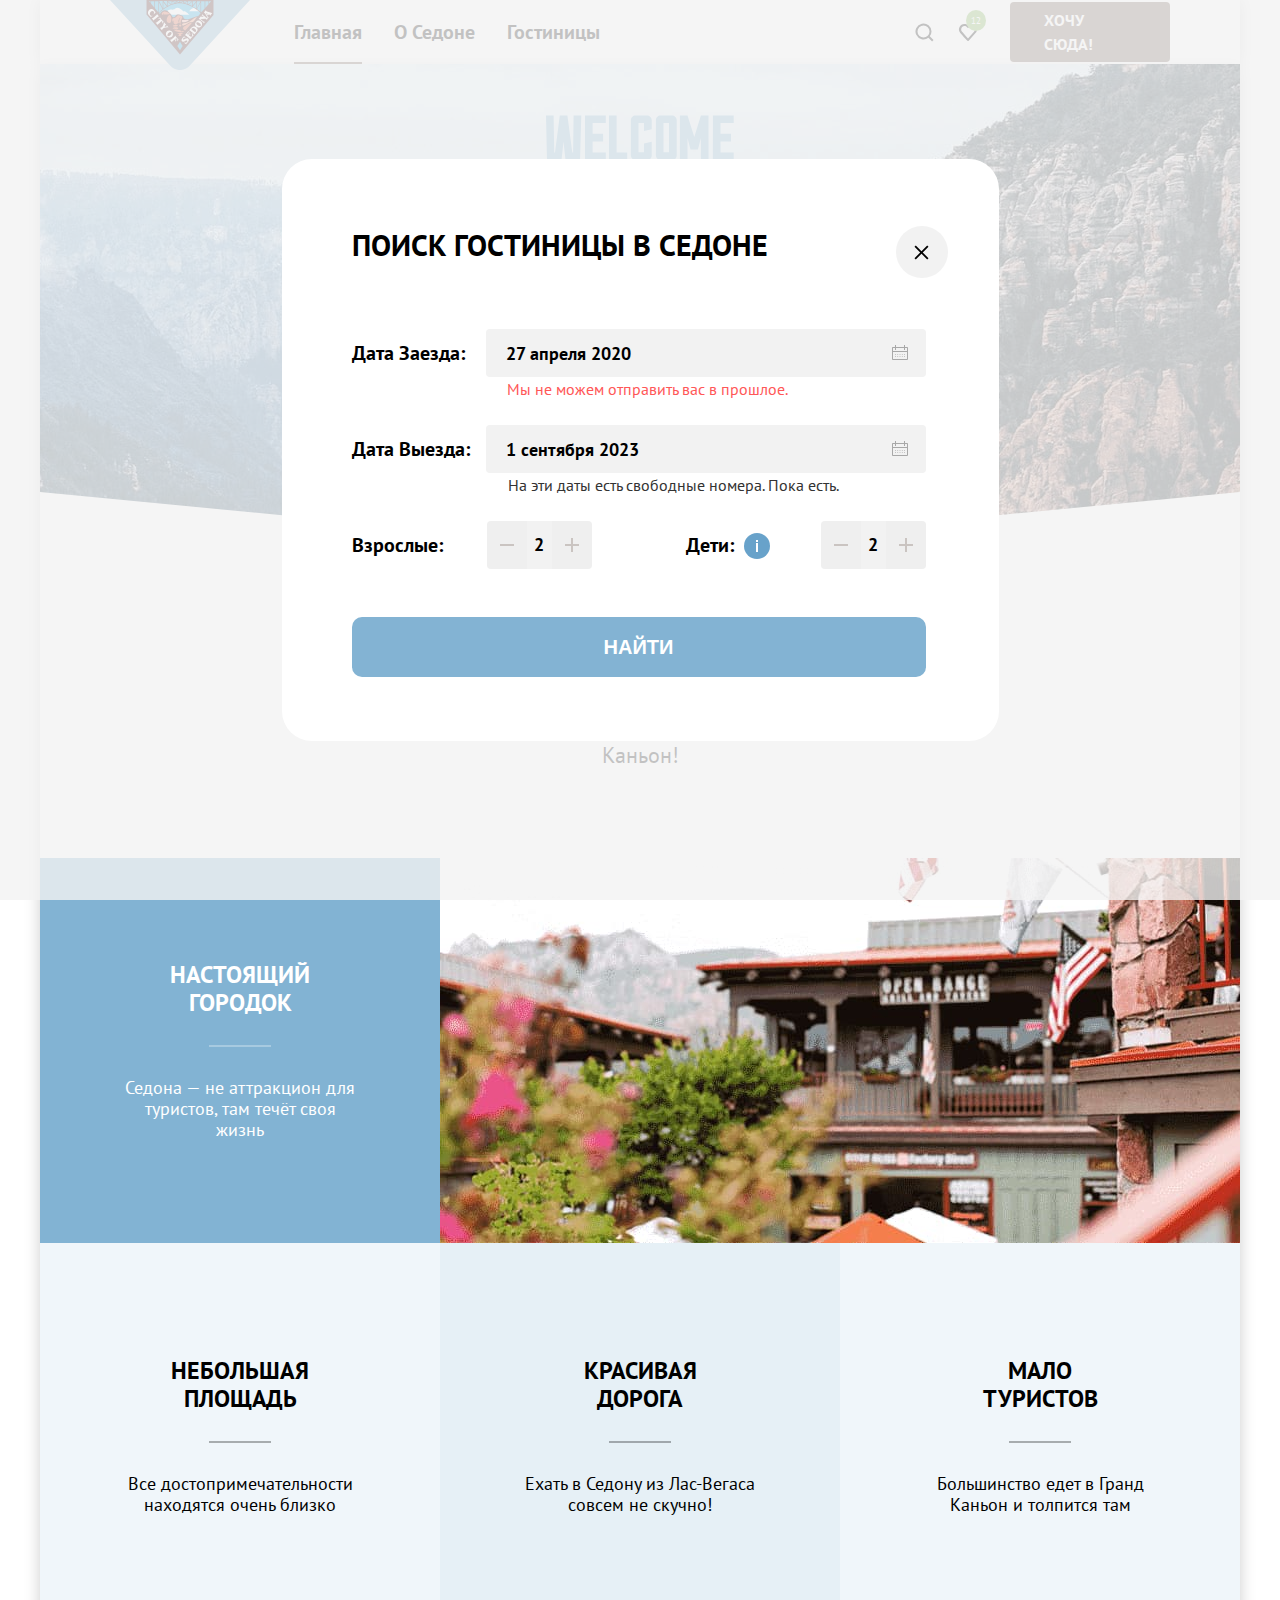
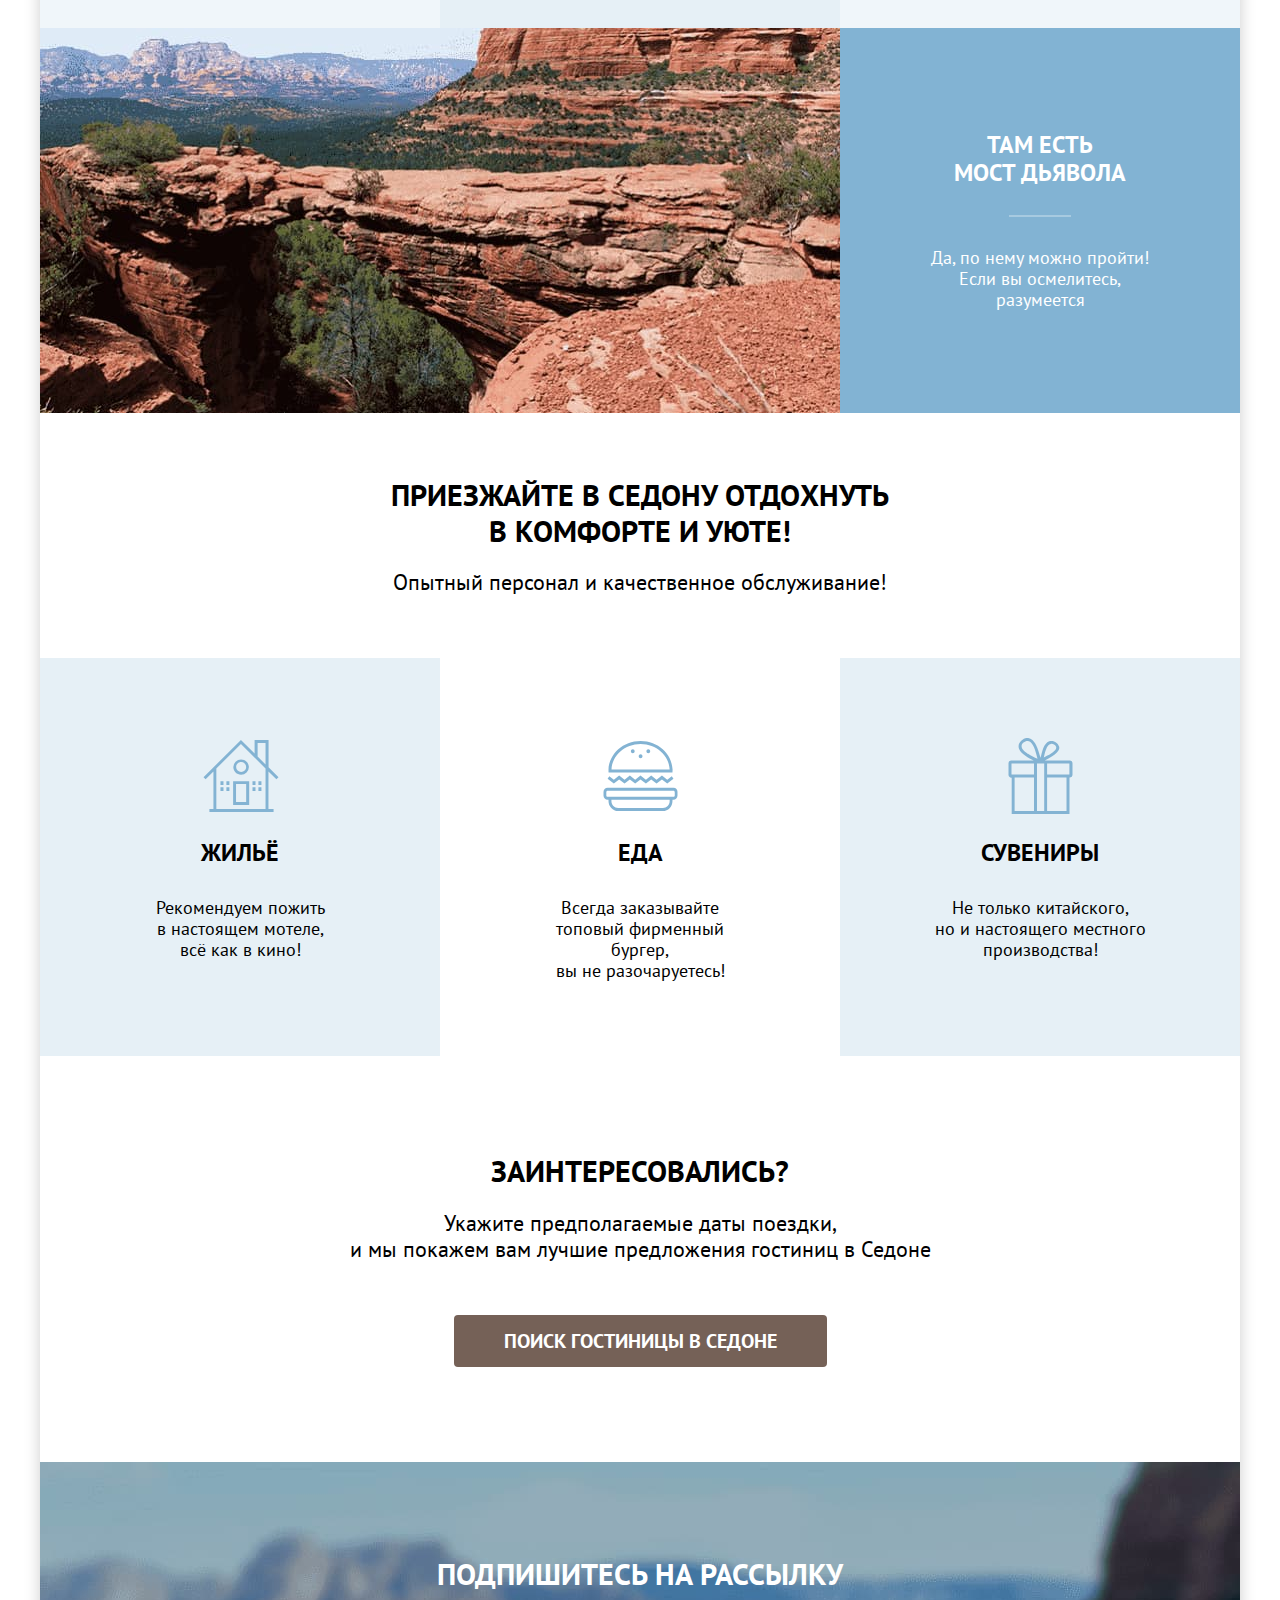
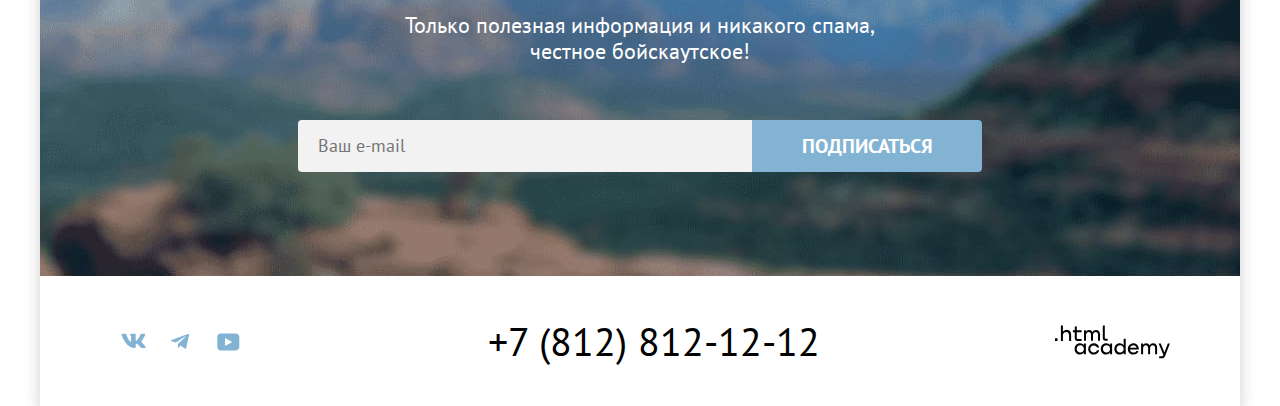
<file: modal.html>
<!DOCTYPE html>
<html lang="ru">
  <head>
    <meta charset="utf-8">
    <title>HTML Academy: Седона</title>
    <link rel="icon" href="favicon.ico">
    <link rel="icon" type="image/png" href="images/favicon.png">
    <link rel="stylesheet" href="styles/styles.css">
  </head>
  <body>
    <header class="page_header">
        <nav class="nav">
          <a href="#" class="main_header_logo">
            <img height="70" width="140" src="images/logo/logo.svg" alt="Логотип сайта Седона">
          </a>
          <ul class="nav_list">
            <li class="nav_item">
              <a class="nav_link nav_link_current">Главная</a>
            </li>
            <li class="nav_item">
              <a class="nav_link" href="#">О Седоне</a>
            </li>
            <li class="nav_item">
              <a class="nav_link" href="./catalog.html">Гостиницы</a>
            </li>
          </ul>

              <ul class="user_buttons_list">
                <li class="user_item">
                <a class="search_button user_link" href="#">
                  <span class="visually_hidden">Поиск</span>
                  <svg  xmlns="http://www.w3.org/2000/svg" width="20" height="64" fill="currentColor">
                    <path transform="translate(0,22)" class="svg_search_button" fill="currentColor" d="m19.5 18-3.7-3.7a8 8 0 0 0 1.7-4.8 8 8 0 1 0-3.1 6.3l3.7 3.7 1.4-1.5Zm-10-2.5a6 6 0 0 1-6-6 6 6 0 0 1 12 0 6 6 0 0 1-6 6Z"/>
                  </svg>
                </a>
                </li>
                <li class="user_item">
                <a class="heart_counter user_link" href="#">
                  <span class="visually_hidden">Избранное</span>
                  <svg xmlns="http://www.w3.org/2000/svg" width="20" height="64" fill="currentColor" >
                    <path transform="translate(0,22)" class="svg_heart_counter" fill="currentColor" d="M9.9 19a.9.9 0 0 1-.8-.4c-5.4-6.1-6.7-7.5-7-7.9A5.4 5.4 0 0 1 6.5 2C7.8 2 9 2.5 10 3.3a5.46 5.46 0 0 1 9 4.1c0 1.3-.5 2.5-1.3 3.4l-7 7.9c-.2.2-.4.3-.8.3Zm-6-9.5c.3.4 3.5 4 6.1 6.9l6.2-7c.5-.5.7-1.2.7-2 0-1.8-1.5-3.3-3.3-3.3-1 0-2 .5-2.7 1.3-.3.3-.6.4-.9.4-.3 0-.6-.2-.8-.4-.7-.8-1.7-1.3-2.7-1.3-1.8 0-3.3 1.5-3.3 3.3-.1.9.3 1.6.7 2.1-.1 0-.1 0 0 0Z"/>
                  </svg>
                </a>
                <span class="number_heart">12</span>
                </li>
              </ul>
              <div class="button_action_wrapper">
                <a class="button_action nav_link" href="./modal.html">Хочу сюда!</a>
              </div>
        </nav>
    </header>
    <main class="main-index main_container">
      <div class="page_container">
      <h1 class="visually_hidden">Сайт города Седона</h1>
        <section class="hero">
          <h2 class="visually_hidden">Фото седоны</h2>
          <img class="hero_img" width="458" height="352" src="images/welcome/welcome.svg" alt="Welcome to the gorgeous Sedona,beacause Grand Canyon sucks">
        </section>
        <section class="welcome">
          <h2 class="visually_hidden">Уникальность Седоны</h2>
          <p class="welcome_title">Седона — небольшой городок в Аризоне,
            заслуживающий большего!</p>
          <p class="welcome_text">Рассмотрим причины, по которым Седона круче, чем Гранд-Каньон!</p>
        </section>
        <section class="advantages">
          <h2 class="visually_hidden">Преимущества Седоны</h2>
          <ul class="list">
              <li class="list_item">
                  <h3>Настоящий городок</h3>
                  <p>Седона — не аттракцион для туристов, там течёт своя жизнь</p>
              </li>
              <li class="list_item wide">
                <img width="800" height="385" src="images/photos/photo-1.jpg" alt="Фото кафе в седоне">
              </li>
              <li class="list_item">
                  <h3>Небольшая площадь</h3>
                  <p>Все достопримечательности находятся очень близко</p>
              </li>
              <li class="list_item">
                  <h3>Красивая дорога</h3>
                <p>Ехать в Седону из Лас-Вегаса совсем не скучно!</p>
              </li>
              <li class="list_item">
                  <h3>Мало туристов</h3>
                  <p>Большинство едет в Гранд Каньон и толпится там</p>
              </li>
              <li class="list_item wide">
                <img width="800" height="385" src="images/photos/photo-2.jpg" alt="Фото каньйона в Седоне">
              </li>
              <li class="list_item">
                  <h3>Там есть мост дьявола</h3>
                  <p>Да, по нему можно пройти! Если вы осмелитесь, разумеется</p>
              </li>


          </ul>
        </section>
        <section class="turism_info">
          <h2 class="visually_hidden">Удобства для туристов</h2>
            <p class="turism_info__title">Приезжайте в Седону отдохнуть в комфорте и уюте!</p>
            <p class="turism_info__description">Опытный персонал и качественное обслуживание!</p>
          <ul class="list">
            <li class="list_item_turism house">
              <h3>Жильё</h3>
              <p>Рекомендуем пожить <br>в настоящем мотеле,<br> всё как в кино!</p>
            </li>
            <li class="list_item_turism food">
              <h3>Еда</h3>
              <p>Всегда заказывайте <br>топовый фирменный бургер,<br> вы не разочаруетесь!</p>
            </li>
            <li class="list_item_turism gifts">
              <h3>Сувениры</h3>
              <p>Не только китайского,<br> но и настоящего местного <br>производства!</p>
            </li>

          </ul>
        </section>
        <section class="hotel_action">
          <div class="hotel_action_wrapper">
            <h2 class="hotel_action_title">Заинтересовались?</h2>
            <p class="hotel_action_text">Укажите предполагаемые даты поездки,<br>и мы покажем вам лучшие предложения гостиниц в Седоне</p>
          </div>
          <a href="./catalog.html" class="button">Поиск гостиницы в Седоне</a>
        </section>
        <section class="subscribe">
          <div class="subscribe_container">
            <h2 class="subscribe_title">Подпишитесь на рассылку</h2>
            <p class="subscribe_text">Только полезная информация и никакого спама, честное бойскаутское!</p>
            <form class="subscribe_form" action="#" method="post">
              <label for="e_mail" class="visually_hidden">Введите ваш e-mail:</label>
              <input class="input_subscribe" type="email" name="e_mail" id="e_mail" placeholder="Ваш e-mail" required>
              <button class="e_mail_button" type="submit">Подписаться</button>
            </form>
          </div>
        </section>
      </div>
        <footer class="main_footer">
          <div class="contacts">
            <h2 class="visually_hidden">Контакты</h2>
              <ul class="contact_social_list">
                  <li class="contacts_item">
                    <a class="link vkontakte" href="https://vk.com/htmlacademy">
                      <span class="visually_hidden">Ссылка в контакте.</span>
                      <svg xmlns="http://www.w3.org/2000/svg" width="25" height="15" fill="none">
                        <path class="svg_link" fill="currentColor" fill-rule="evenodd" d="M24.1 1.8c.2-.5 0-1-.8-1h-2.6c-.7 0-1 .4-1.1.8 0 0-1.4 3.2-3.3 5.3-.6.6-.9.8-1.2.8-.2 0-.4-.2-.4-.8V1.8c0-.7-.2-1-.8-1h-4c-.5 0-.8.4-.8.6 0 .7 1 .8 1 2.6v3.8c0 .8 0 1-.4 1-.9 0-3-3.3-4.3-7-.3-.7-.5-1-1.2-1H1.6c-.8 0-1 .4-1 .8 0 .7 1 4 4.2 8.5C7 13.2 10 15 12.8 15c1.7 0 1.9-.4 1.9-1v-2.4c0-.7.2-.8.7-.8.4 0 1 .1 2.6 1.6 1.8 1.8 2 2.6 3 2.6h2.7c.7 0 1.1-.4 1-1.1a12 12 0 0 0-2.3-3c-.6-.8-1.5-1.5-1.8-2-.4-.4-.3-.6 0-1 0 0 3.2-4.5 3.5-6Z" clip-rule="evenodd"/>
                      </svg>
                    </a>
                  </li>
                  <li class="contacts_item">
                    <a class="link telegramm" href="https://t.me/htmlacademy ">
                      <span class="visually_hidden">Ссылка телеграмм.</span>
                      <svg  xmlns="http://www.w3.org/2000/svg" width="18" height="16" fill="none">
                        <path class="svg_link" fill="currentColor" d="M16.8 1 .8 7c-1 .4-1 1-.2 1.3l4.1 1.3 9.5-6c.5-.3.9-.1.5.2l-7.6 7-.3 4.1c.4 0 .6-.2.8-.4l2-2 4.1 3.1c.8.5 1.3.3 1.5-.7L18 2.2c.3-1-.4-1.6-1.1-1.2Z"/>
                      </svg>
                    </a>
                  </li>
                  <li class="contacts_item">
                    <a class="link you_tube" href="https://www.youtube.com/user/htmlacademyru">
                      <span class="visually_hidden">Ссылка на ютуб канал.</span>
                      <svg xmlns="http://www.w3.org/2000/svg" width="23" height="18" fill="none">
                        <path class="svg_link" fill="currentColor" d="M19 .4H3.4C1.6.4.3 2 .3 3.8v10c0 2 1.3 3.6 3.2 3.6h15.7c1.6 0 3.1-1.6 3.1-3.4V3.8C22.1 2 20.8.4 19 .4ZM8 12.9v-8l7.3 4-7.3 4Z"/>
                      </svg>
                    </a>
                  </li>
                </ul>
              <div class="telephone">
                <a class="tel" href="tel:+78128121212">
                  <span class="tel_numbers">+7 (812) 812-12-12</span>
                </a>
              </div>
              <div class="logo_htmlacademy">
                <a class="link html_academy" href="https://htmlacademy.ru/">
                  <span class="visually_hidden">Ссылка на сайт HTML академии</span>
                  <svg xmlns="http://www.w3.org/2000/svg" width="115" height="34" fill="none">
                    <path class="svg_html_academy" fill="currentColor" d="M0 13.3v2.6h2.5v-2.6H0Zm11.6-8.4c-1.6 0-2.8.7-3.6 1.7h-.1V.4h-2v15.5h2v-5.3C7.9 8.5 9.2 7 11.2 7c1.8 0 2.9 1.4 2.9 3.2v5.7h2V9.8c.1-3-1.8-5-4.5-5Zm15 .3h-4.8V1.5h-2v3.8h-1.9v2h1.9v6c0 1.7 1 2.7 2.7 2.7h4.1v-2h-3.7c-.7 0-1.1-.4-1.1-1.1V7.2h4.8v-2ZM41.1 5c-1.6 0-2.9.8-3.5 2h-.1a3.7 3.7 0 0 0-3.4-2c-1.4 0-2.5.8-3.1 1.8h-.1V5.2H29v10.6h2v-5.4c0-2 1-3.5 2.6-3.5 1.5 0 2.4 1 2.4 2.6v6.3h2v-5.6c0-2.4 1.4-3.3 2.6-3.3 1.5 0 2.4 1 2.4 2.6v6.3h2V9.3c.1-2.5-1.4-4.3-3.9-4.3Zm6.7 8c0 1.8 1 2.8 2.8 2.8h2v-2h-1.7c-.7 0-1.1-.4-1.1-1.1V.4h-2V13Zm-18.9 7a4.9 4.9 0 0 0-3.9-1.7c-3.1 0-5.4 2.3-5.4 5.6s2.3 5.6 5.4 5.6c1.8 0 3-.8 3.8-2h.1v1.7h2V18.6h-2V20Zm-3.6 7.5a3.5 3.5 0 0 1-3.6-3.6c0-2 1.4-3.6 3.6-3.6s3.6 1.6 3.6 3.6c0 1.9-1.4 3.6-3.6 3.6Zm18.9-5.1c-.5-2.4-2.6-4.1-5.4-4.1a5.4 5.4 0 0 0-5.6 5.6c0 3 2.2 5.6 5.6 5.6 2.8 0 4.9-1.8 5.4-4.2h-2.1a3.4 3.4 0 0 1-3.3 2.3 3.5 3.5 0 0 1-3.6-3.6c0-2 1.4-3.6 3.6-3.6 1.6 0 2.8 1 3.3 2.2h2.1v-.2ZM55.1 20a4.9 4.9 0 0 0-3.9-1.7c-3.1 0-5.4 2.3-5.4 5.6s2.3 5.6 5.4 5.6c1.8 0 3-.8 3.8-2h.1v1.7h2V18.6h-2V20Zm-3.6 7.5a3.5 3.5 0 0 1-3.6-3.6c0-2 1.4-3.6 3.6-3.6s3.6 1.6 3.6 3.6c0 1.9-1.5 3.6-3.6 3.6Zm17.2-7.3a5 5 0 0 0-3.9-2c-3.1 0-5.4 2.4-5.4 5.7 0 3.3 2.2 5.6 5.4 5.6 1.7 0 3-.8 3.8-1.8h.1v1.5h2V13.8h-2v6.4Zm-3.6 7.3a3.5 3.5 0 0 1-3.6-3.6c0-2 1.4-3.6 3.6-3.6s3.6 1.6 3.6 3.6c-.1 2-1.5 3.6-3.6 3.6Zm13.2-9.2a5.4 5.4 0 0 0-5.5 5.6c0 3 2.1 5.6 5.5 5.6 2.5 0 4.5-1.3 5.2-3.6h-2.1c-.5 1-1.6 1.6-3 1.6-1.9 0-3.3-1.3-3.4-3h8.8c.2-3.5-2-6.2-5.5-6.2Zm0 1.9c1.7 0 3 1 3.3 2.6h-6.5a3.2 3.2 0 0 1 3.2-2.6Zm19.9-1.9a4 4 0 0 0-3.6 2h-.1c-.6-1.2-1.8-2-3.4-2-1.4 0-2.5.7-3.1 1.8v-1.5h-1.9v10.6h2v-5.4c0-2 1-3.4 2.6-3.5 1.5 0 2.4 1 2.4 2.6v6.3h2v-5.6c0-2.4 1.4-3.3 2.6-3.3 1.5 0 2.4 1 2.4 2.6v6.3h2v-6.5c.1-2.6-1.4-4.4-3.9-4.4Zm11.2 9.1-3.6-9h-2.2l4.8 11.7c-.3.9-.7 1.2-1.7 1.2h-2.5v2h2.5c1.8 0 2.8-.8 3.5-2.6l4.7-12.2h-2.1l-3.4 8.9Z"/>
                  </svg>
                </a>
              </div>
          </div>
        </footer>
        <div class="modal_container">
          <div class="modal modal_order">
            <button class="modal_close_button" type="button">
              <span class="visually_hidden">Закрыть</span>
            </button>
            <div class="modal_content">
              <form class="order_form" method="post" action="https://echo.htmlacademy.ru/">
                <h2 class="modal_title">Поиск гостиницы в Седоне</h2>
                <p class="check_in_field field_group">
                  <label class="check_in_title" for="check_in">Дата Заезда:</label>
                  <input class="check_in_input field" type="text" id="check_in" name="check_in" placeholder="Укажите дату заезда" value="27 апреля 2020">
                  <span class="check_in_subtitle">Мы не можем отправить вас в прошлое.</span>
                </p>
                <p class="check_out_field field_group">
                  <label class="check_out_title" for="check_out">Дата Выезда:</label>
                  <input class="check_out_input field" type="text" id="check_out" name="check_out" placeholder="Укажите дату выезда" value="1 сентября 2023">
                  <span class="check_out_subtitle">На эти даты есть свободные номера. Пока есть.</span>
                </p>
                <div class="field_group">
                  <label class="adults_title" for="adults">Взрослые:</label>
                  <div class="number_input">
                    <button class="modal_buttons minus_button" type="button">
                      <span class="visually_hidden" >Убавить</span>
                    </button>
                    <input class="adults_field small_field" type="number" id="adults" name="adults" placeholder="0"  value="2">
                    <button class="modal_buttons plus_button" type="button">
                      <span class="visually_hidden">Прибавить</span>
                    </button>
                  </div>
                </div>
                <div class="field_group">
                  <span class="form_label form_label_icon">
                    <label class="kids_title" for="kids">Дети:</label>
                    <span class="tooltip">
                      <button class="tooltip_toggle" aria-labelledby="tooltip-label-date" type="button">
                        <svg class="tooltip_icon" width="20" height="20" viewBox="0 0 20 20" fill="none" xmlns="http://www.w3.org/2000/svg">
                          <path fill-rule="evenodd" clip-rule="evenodd" d="M9 4H11V6H9V4ZM11 16H9V7H11V16Z" fill="white"/>
                        </svg>
                        <span class="tooltip_text" role="tooltip" id="tooltip-label-date">Укажите количество детей, которые будут с вами, возраст которых от 6 до 18 лет. Дети до 6 лет размещаются бесплатно.</span>
                      </button>
                    </span>
                  </span>
                  <div class="number_input">
                    <button class="modal_buttons minus_button" type="button">
                      <span class="visually_hidden">Убавить</span>
                    </button>
                    <input class="kids_field small_field" type="number" id="kids" name="kids" placeholder="0"  value="2">
                    <button class="modal_buttons plus_button">
                      <span class="visually_hidden">Прибавить</span>
                    </button>

                  </div>
                </div>
                <button class="button_search" type="submit">Найти</button>
              </form>
            </div>
          </div>
        </div>
      </main>
  </body>
</html>
</file>
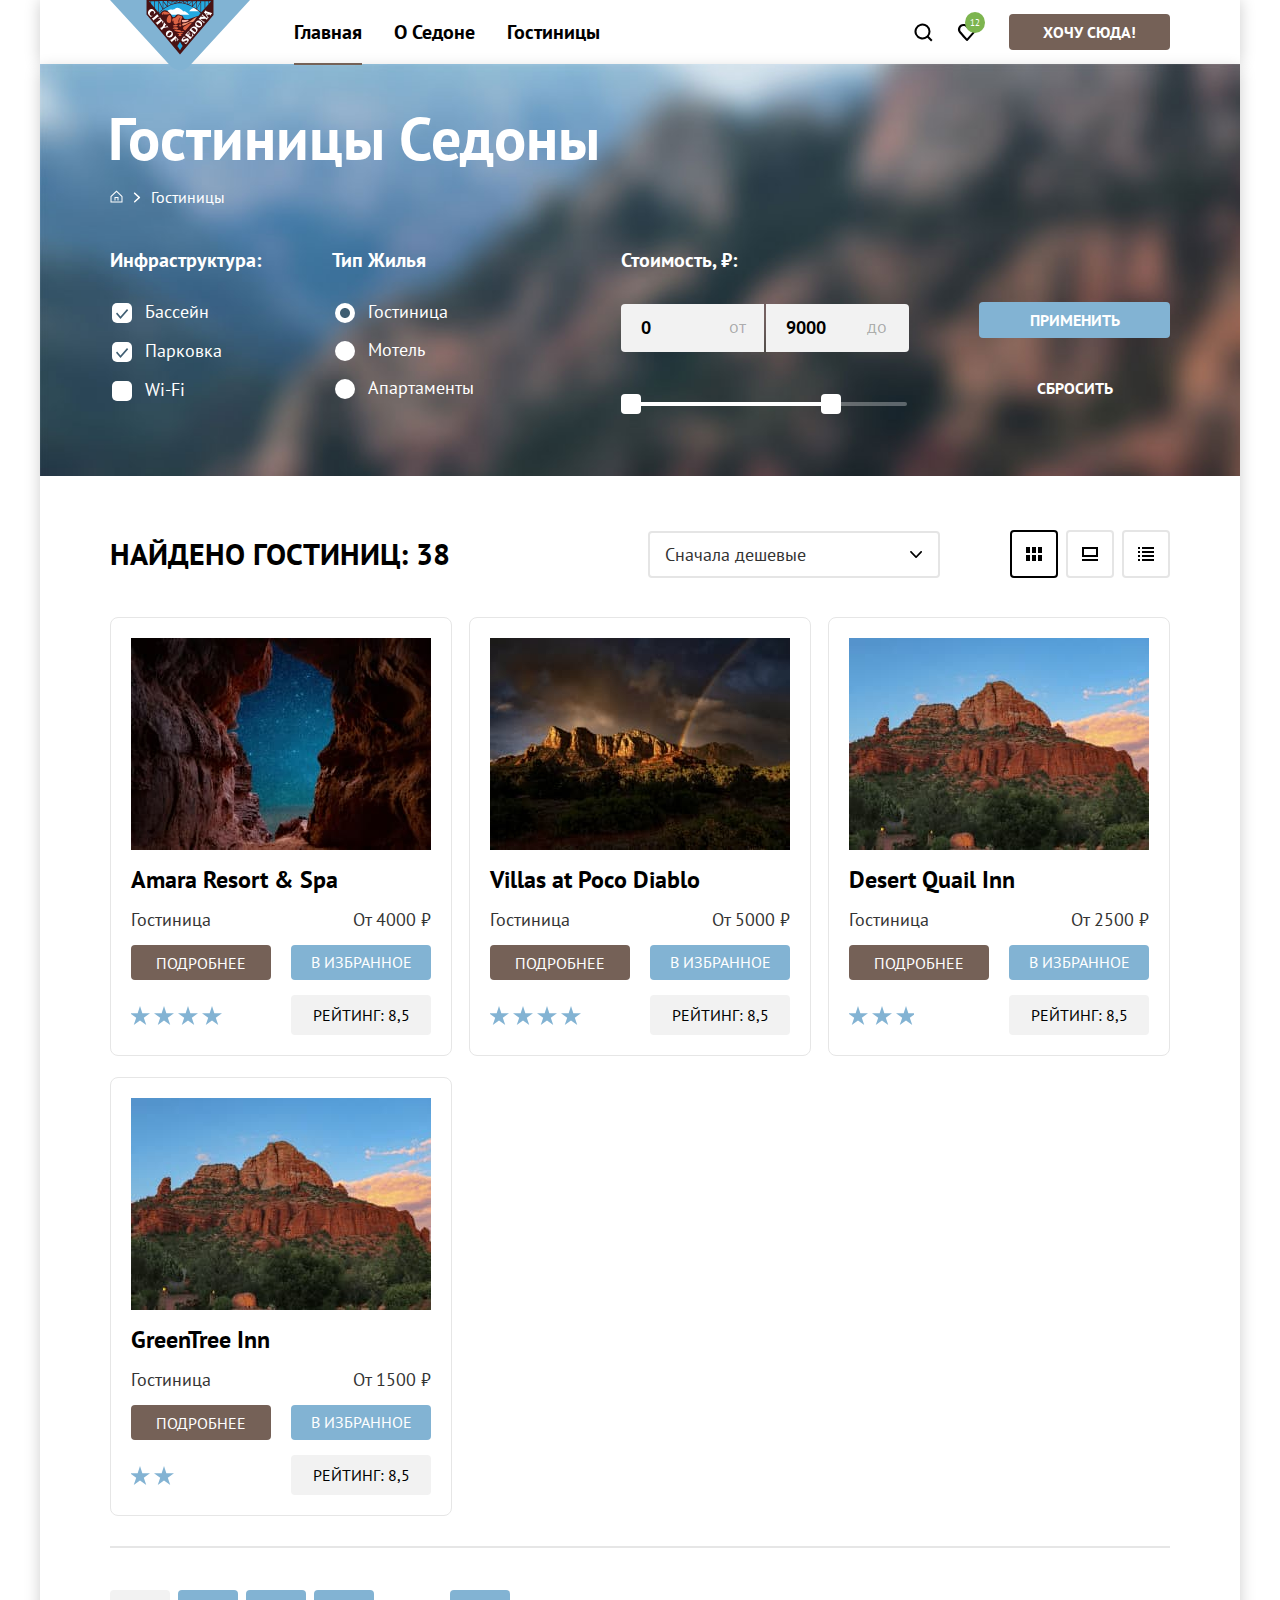
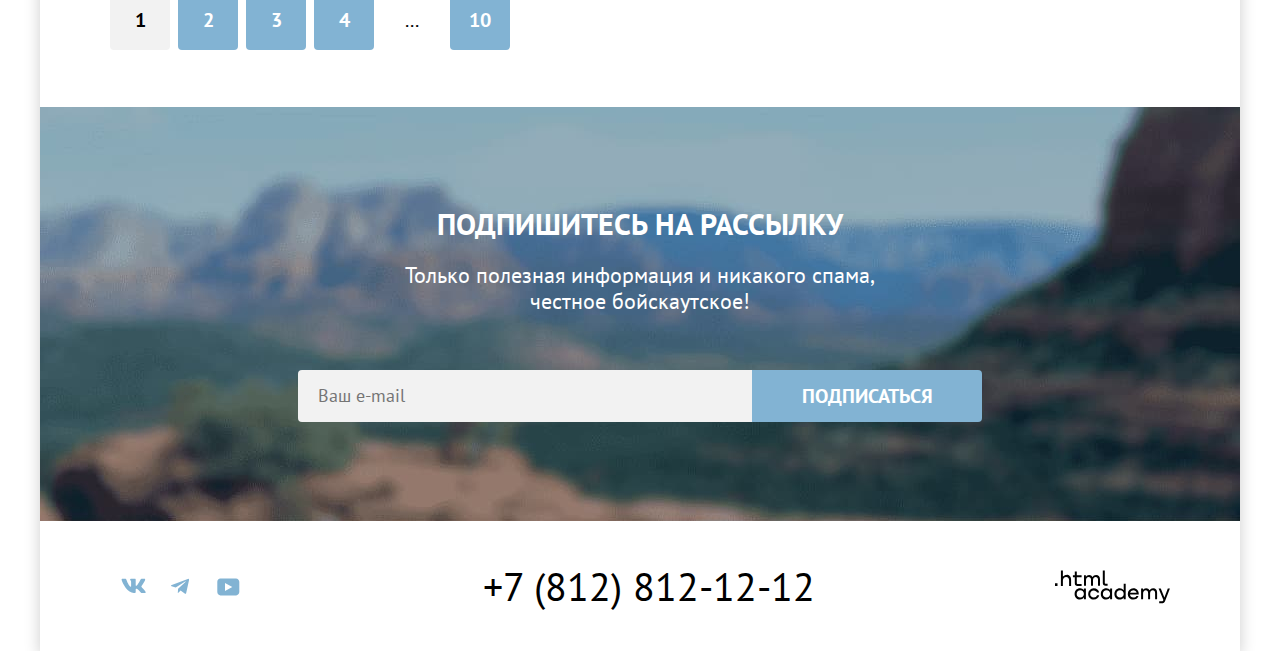
<file: 10/catalog.html>
<!DOCTYPE html>
<html lang="ru">
<head>
  <meta charset="UTF-8">
  <meta name="viewport" content="width=device-width, initial-scale=1.0">
  <title>HTML Academy: Седона каталог</title>
  <link rel="icon" href="favicon.ico">
  <link rel="icon" type="image/png" href="./Images/favicon.png">
  <link rel="stylesheet" href="styles/styles.css">
  <base href="https://htmlacademy-htmlcss.github.io/2208219-sedona-1/10/">
</head>
<body>
  <header class="page_header">
    <nav class="nav">
      <a href="#" class="main_header_logo">
        <img height="70" width="140" src="images/logo/logo.svg" alt="Логотип сайта Седона">
      </a>
      <ul class="nav_list">
        <li class="nav_item">
          <a class="nav_link nav_link_current" href="index.html">Главная</a>
        </li>
        <li class="nav_item">
          <a class="nav_link" href="#">О Седоне</a>
        </li>
        <li class="nav_item">
          <a class="nav_link" href="./catalog.html">Гостиницы</a>
        </li>
      </ul>

          <ul class="user_buttons_list">
            <li class="user_item">
            <a class="search_button user_link" href="#">
              <svg  xmlns="http://www.w3.org/2000/svg" width="20" height="20" fill="currentColor">
                <path class="svg_search_button" fill="currentColor" d="m19.5 18-3.7-3.7a8 8 0 0 0 1.7-4.8 8 8 0 1 0-3.1 6.3l3.7 3.7 1.4-1.5Zm-10-2.5a6 6 0 0 1-6-6 6 6 0 0 1 12 0 6 6 0 0 1-6 6Z"/>
              </svg>
              <span class="visually_hidden">Поиск</span>
            </a>
            </li>
            <li class="user_item">
            <a class="heart_counter user_link" href="#">
              <svg xmlns="http://www.w3.org/2000/svg" width="20" height="20" fill="currentColor">
                <path class="svg_heart_counter" fill="currentColor" d="M9.9 19a.9.9 0 0 1-.8-.4c-5.4-6.1-6.7-7.5-7-7.9A5.4 5.4 0 0 1 6.5 2C7.8 2 9 2.5 10 3.3a5.46 5.46 0 0 1 9 4.1c0 1.3-.5 2.5-1.3 3.4l-7 7.9c-.2.2-.4.3-.8.3Zm-6-9.5c.3.4 3.5 4 6.1 6.9l6.2-7c.5-.5.7-1.2.7-2 0-1.8-1.5-3.3-3.3-3.3-1 0-2 .5-2.7 1.3-.3.3-.6.4-.9.4-.3 0-.6-.2-.8-.4-.7-.8-1.7-1.3-2.7-1.3-1.8 0-3.3 1.5-3.3 3.3-.1.9.3 1.6.7 2.1-.1 0-.1 0 0 0Z"/>
              </svg>
              <span class="visually_hidden">Избранное</span>
            </a>
            <span class="number_heart">12</span>
            </li>
          </ul>

          <a class="button_action nav_link" href="../Sedona/modal.html">Хочу сюда!</a>
      </ul>
    </nav>
</header>
<main class="main_catalog main_container">
  <div class="page_container">
    <h1 class="visually_hidden">Каталог гостиниц</h1>
    <section class="hotels">
      <div class="hotels_container">
        <div class="filter_title_container">
          <h2 class="section_title__hotels">Гостиницы Седоны</h2>
          <ul class="breadcrums">
            <li class="breadcrums_item home">
              <a class="breadcrums_link_home" href="./index.html">
                <span class="visually_hidden">Главная</span>

                <svg width="13" height="13" viewBox="0 0 13 13" fill="none" xmlns="http://www.w3.org/2000/svg">
                  <path d="M6.5 0.5L0.5 6.30006V12.5001H12.5V6.30006L6.5 0.5ZM11.5 11.5001H1.5V6.70005L6.5 1.9L11.5 6.70005V11.5001Z" fill="white"/>
                  <path d="M4.5 10.5001H5.5V8.00005H7.5V10.5001H8.5V7.00005H4.5V10.5001Z" fill="white"/>
                  </svg>
              </a>
            </li>
            <li class="breadcrums_item catalog">
              <a class="breadcrums_link">Гостиницы</a>
            </li>
          </ul>
        </div>
          <form class="hotel_options hotel_options_container" action="https://echo.htmlacademy.ru/" method="get">
            <div class="left_options">
              <fieldset class="options ">
              <legend class="options_title">Инфраструктура:</legend>
                <label class="label_options">
                  <input class="input_options_checkbox" type="checkbox" name="pool" checked>Бассейн
                </label>
                <label class="label_options">
                  <input class="input_options_checkbox" type="checkbox" name="parking" checked>Парковка
                </label>
                <label class="label_options">
                  <input class="input_options_checkbox" type="checkbox" name="wifi">Wi-Fi
                </label>
              </fieldset>
              <fieldset class="options">
              <legend class="options_title">Тип Жилья</legend>
              <label class="label_options">
                <input class="input_options_radio" type="radio" name="type_hotel" value="hotel" checked>Гостиница
              </label>
              <label class="label_options">
                <input class="input_options_radio" type="radio" name="type_hotel" value="motel">Мотель
              </label>
              <label class="label_options">
                <input class="input_options_radio" type="radio" name="type_hotel" value="apart">Апартаменты
              </label>
              </fieldset>
            </div>
            <div class="right_options">
              <fieldset class="hotel_price">
              <legend>Стоимость, ₽:</legend>
              <div class="wrapper_price">
                <div class="cost">
                  <label class="range-price-label">
                    <input class="cost_input cost_input_left" aria-label="Изменить минимальную цену" type="number" min="0" max="100000" step="1" placeholder="0" value="0">
                    <span>от</span>
                  </label>
                  <label class="range-price-label">
                   <input class="cost_input cost_input_right" aria-label="Изменить максимальную цену" type="number" min="0" max="100000" step="1" placeholder="9000" value="9000">
                   <span>до</span>
                  </label>
                </div>
                <div class="range_scale">
                  <div class="range_bar">
                    <button class="button_range toogle_min" type="button">
                      <span class="visually_hidden">Изменить минимальную цену.</span>
                    </button>
                    <button class="button_range toogle_max" type="button">
                      <span class="visually_hidden">Изменить максимальную цену.</span>
                    </button>
                    <span class="range_min"></span>
                    <span class="range_max"></span>
                  </div>
                </div>
              </div>
              </fieldset>
              <div class="button_container">
                <button class="submit" type="submit">Применить</button>
                <button class="reset" type="reset">Сбросить</button>
              </div>
            </div>
          </form>
        </div>
    </section>
    <section class="products">
      <div class="header_products">
        <h2 class="section_title">Найдено гостиниц:<span> 38</span></h2>
        <div class="select_control_container">
          <select class="select_control" aria-label="Сортировка">
            <option value="cheap" selected>Сначала дешевые</option>
            <option value="popular">Сначала популярные</option>
            <option value="expensive">Сначала дорогие</option>
          </select>
          <div class="select_button_container">
            <button class="button_lsit button_chosed table" type="button">
              <span class="visually_hidden">Отображать иконками</span>
            </button>
            <button class="button_lsit monitor" type="button">
              <span class="visually_hidden"> Весь экран</span>
            </button>
            <button class="button_lsit list_vision" type="button">
              <span class="visually_hidden">Отображать списком</span>
            </button>

          </div>
        </div>
      </div>
      <ul class="product_list">
        <li class="product">
            <a class="product_link" href="#">
              <img class="hotel_photo" src="images/hotels/hotel-1.jpg" height="212" width="300" alt="фото отеля">
              <h3 class="name_hotel">Amara Resort & Spa</h3>
            </a>
                <p class="hotel_text type">Гостиница</p>
                <p class="hotel_text price_hotel">От 4000 ₽</p>
              <a class="hotel_page" href="#">Подробнее</a>
              <button class="like_hotel" type="button">В избранное</button>
              <p class="star star-4"><span class="visually_hidden">Количество звезд:4</span>
              </p>
              <p class="raiting_text">Рейтинг:<span class="raiting_value" id="raiting_value_1">8,5</span></p>
        </li>
        <li class="product">
          <a class="product_link" href="#">
            <img class="hotel_photo" src="images/hotels/hotel-2.jpg" height="212" width="300" alt="фото отеля">
            <h3 class="name_hotel">Villas at Poco Diablo</h3>
          </a>
              <p class="hotel_text type">Гостиница</p>
              <p class="hotel_text price_hotel">От 5000 ₽</p>
            <a class="hotel_page" href="#">Подробнее</a>
            <button class="like_hotel" type="button">В избранное</button>
            <p class="star star-4"><span class="visually_hidden">Количество звезд:4</span>
            </p>
            <p class="raiting_text">Рейтинг:<span class="raiting_value" id="raiting_value_1">8,5</span></p>
        </li>
        <li class="product">
        <a class="product_link" href="#">
          <img class="hotel_photo" src="images/hotels/hotel-3.jpg" height="212" width="300" alt="фото отеля">
          <h3 class="name_hotel">Desert Quail Inn</h3>
        </a>
            <p class="hotel_text type">Гостиница</p>
            <p class="hotel_text price_hotel">От 2500 ₽</p>
          <a class="hotel_page" href="#">Подробнее</a>
          <button class="like_hotel" type="button">В избранное</button>
          <p class="star star-3"><span class="visually_hidden">Количество звезд:4</span>
          </p>
          <p class="raiting_text">Рейтинг:<span class="raiting_value" id="raiting_value_1">8,5</span></p>
        </li>
        <li class="product">
      <a class="product_link" href="#">
        <img class="hotel_photo" src="images/hotels/hotel-3.jpg" height="212" width="300" alt="фото отеля">
        <h3 class="name_hotel">GreenTree Inn</h3>
      </a>
          <p class="hotel_text type">Гостиница</p>
          <p class="hotel_text price_hotel">От 1500 ₽</p>
        <a class="hotel_page" href="#">Подробнее</a>
        <button class="like_hotel" type="button">В избранное</button>
        <p class="star star-2"><span class="visually_hidden">Количество звезд:2</span>
        </p>
        <p class="raiting_text">Рейтинг:<span class="raiting_value" id="raiting_value_1">8,5</span></p>
    </li>
      </ul>
      <div class="footer_products">
        <div class="pagination_wrapper">
          <ol class="pagination__list">
            <li class="pagination__item pagination__current">
              <a class="pagination__link" href="#">1</a>
            </li>
            <li class="pagination__item">
              <a class="pagination__link" href="#">2</a>
            </li>
            <li class="pagination__item">
              <a class="pagination__link" href="#">3</a>
            </li>
            <li class="pagination__item">
              <a class="pagination__link" href="#">4</a>
            </li>
            <li class="pagination__item dots"><span>...</span></li>
            <li class="pagination__item">
              <a class="pagination__link" href="#">10</a>
            </li>
          </ol>
        </div>
      </div>
    </section>
</div>
<section class="subscribe">
  <div class="subscribe_container">
    <h2 class="subscribe_title">Подпишитесь на рассылку</h2>
    <p class="subscribe_text">Только полезная информация и никакого спама, честное бойскаутское!</p>
    <form class="subscribe_form" action="#" method="post">
      <input class="input_subscribe" type="email" name="e_mail" id="e_mail" placeholder="Ваш e-mail" required>
      <button class="e_mail_button" type="submit">Подписаться</button>
    </form>
  </div>
</section>
<footer class="main_footer">
  <div class="contacts">
    <h2 class="visually_hidden">Контакты</h2>
      <ul class="contact_social_list">
          <li class="contacts_item">
            <a class="link vkontakte" href="https://vk.com/htmlacademy">
              <span class="visually_hidden">Ссылка в контакте.</span>
              <svg xmlns="http://www.w3.org/2000/svg" width="25" height="15" fill="none">
                <path class="svg_link" fill="currentColor" fill-rule="evenodd" d="M24.1 1.8c.2-.5 0-1-.8-1h-2.6c-.7 0-1 .4-1.1.8 0 0-1.4 3.2-3.3 5.3-.6.6-.9.8-1.2.8-.2 0-.4-.2-.4-.8V1.8c0-.7-.2-1-.8-1h-4c-.5 0-.8.4-.8.6 0 .7 1 .8 1 2.6v3.8c0 .8 0 1-.4 1-.9 0-3-3.3-4.3-7-.3-.7-.5-1-1.2-1H1.6c-.8 0-1 .4-1 .8 0 .7 1 4 4.2 8.5C7 13.2 10 15 12.8 15c1.7 0 1.9-.4 1.9-1v-2.4c0-.7.2-.8.7-.8.4 0 1 .1 2.6 1.6 1.8 1.8 2 2.6 3 2.6h2.7c.7 0 1.1-.4 1-1.1a12 12 0 0 0-2.3-3c-.6-.8-1.5-1.5-1.8-2-.4-.4-.3-.6 0-1 0 0 3.2-4.5 3.5-6Z" clip-rule="evenodd"/>
              </svg>
            </a>
          </li>
          <li class="contacts_item">
            <a class="link telegramm" href="https://t.me/htmlacademy ">
              <span class="visually_hidden">Ссылка телеграмм.</span>
              <svg  xmlns="http://www.w3.org/2000/svg" width="18" height="16" fill="none">
                <path class="svg_link" fill="currentColor" d="M16.8 1 .8 7c-1 .4-1 1-.2 1.3l4.1 1.3 9.5-6c.5-.3.9-.1.5.2l-7.6 7-.3 4.1c.4 0 .6-.2.8-.4l2-2 4.1 3.1c.8.5 1.3.3 1.5-.7L18 2.2c.3-1-.4-1.6-1.1-1.2Z"/>
              </svg>
            </a>
          </li>
          <li class="contacts_item">
            <a class="link you_tube" href="https://www.youtube.com/user/htmlacademyru">
              <span class="visually_hidden">Ссылка на ютуб канал.</span>
              <svg xmlns="http://www.w3.org/2000/svg" width="23" height="18" fill="none">
                <path class="svg_link" fill="currentColor" d="M19 .4H3.4C1.6.4.3 2 .3 3.8v10c0 2 1.3 3.6 3.2 3.6h15.7c1.6 0 3.1-1.6 3.1-3.4V3.8C22.1 2 20.8.4 19 .4ZM8 12.9v-8l7.3 4-7.3 4Z"/>
              </svg>
            </a>
          </li>
        </ul>
      <section class="telephone">
        <a class="tel" href="tel:+78128121212">
          <span class="tel_numbers">+7 (812) 812-12-12</span>
        </a>
      </section>
      <section class="logo_htmlacademy">
        <a class="link html_academy" href="https://htmlacademy.ru/">
          <svg xmlns="http://www.w3.org/2000/svg" width="115" height="34" fill="none">
            <path class="svg_html_academy" fill="currentColor" d="M0 13.3v2.6h2.5v-2.6H0Zm11.6-8.4c-1.6 0-2.8.7-3.6 1.7h-.1V.4h-2v15.5h2v-5.3C7.9 8.5 9.2 7 11.2 7c1.8 0 2.9 1.4 2.9 3.2v5.7h2V9.8c.1-3-1.8-5-4.5-5Zm15 .3h-4.8V1.5h-2v3.8h-1.9v2h1.9v6c0 1.7 1 2.7 2.7 2.7h4.1v-2h-3.7c-.7 0-1.1-.4-1.1-1.1V7.2h4.8v-2ZM41.1 5c-1.6 0-2.9.8-3.5 2h-.1a3.7 3.7 0 0 0-3.4-2c-1.4 0-2.5.8-3.1 1.8h-.1V5.2H29v10.6h2v-5.4c0-2 1-3.5 2.6-3.5 1.5 0 2.4 1 2.4 2.6v6.3h2v-5.6c0-2.4 1.4-3.3 2.6-3.3 1.5 0 2.4 1 2.4 2.6v6.3h2V9.3c.1-2.5-1.4-4.3-3.9-4.3Zm6.7 8c0 1.8 1 2.8 2.8 2.8h2v-2h-1.7c-.7 0-1.1-.4-1.1-1.1V.4h-2V13Zm-18.9 7a4.9 4.9 0 0 0-3.9-1.7c-3.1 0-5.4 2.3-5.4 5.6s2.3 5.6 5.4 5.6c1.8 0 3-.8 3.8-2h.1v1.7h2V18.6h-2V20Zm-3.6 7.5a3.5 3.5 0 0 1-3.6-3.6c0-2 1.4-3.6 3.6-3.6s3.6 1.6 3.6 3.6c0 1.9-1.4 3.6-3.6 3.6Zm18.9-5.1c-.5-2.4-2.6-4.1-5.4-4.1a5.4 5.4 0 0 0-5.6 5.6c0 3 2.2 5.6 5.6 5.6 2.8 0 4.9-1.8 5.4-4.2h-2.1a3.4 3.4 0 0 1-3.3 2.3 3.5 3.5 0 0 1-3.6-3.6c0-2 1.4-3.6 3.6-3.6 1.6 0 2.8 1 3.3 2.2h2.1v-.2ZM55.1 20a4.9 4.9 0 0 0-3.9-1.7c-3.1 0-5.4 2.3-5.4 5.6s2.3 5.6 5.4 5.6c1.8 0 3-.8 3.8-2h.1v1.7h2V18.6h-2V20Zm-3.6 7.5a3.5 3.5 0 0 1-3.6-3.6c0-2 1.4-3.6 3.6-3.6s3.6 1.6 3.6 3.6c0 1.9-1.5 3.6-3.6 3.6Zm17.2-7.3a5 5 0 0 0-3.9-2c-3.1 0-5.4 2.4-5.4 5.7 0 3.3 2.2 5.6 5.4 5.6 1.7 0 3-.8 3.8-1.8h.1v1.5h2V13.8h-2v6.4Zm-3.6 7.3a3.5 3.5 0 0 1-3.6-3.6c0-2 1.4-3.6 3.6-3.6s3.6 1.6 3.6 3.6c-.1 2-1.5 3.6-3.6 3.6Zm13.2-9.2a5.4 5.4 0 0 0-5.5 5.6c0 3 2.1 5.6 5.5 5.6 2.5 0 4.5-1.3 5.2-3.6h-2.1c-.5 1-1.6 1.6-3 1.6-1.9 0-3.3-1.3-3.4-3h8.8c.2-3.5-2-6.2-5.5-6.2Zm0 1.9c1.7 0 3 1 3.3 2.6h-6.5a3.2 3.2 0 0 1 3.2-2.6Zm19.9-1.9a4 4 0 0 0-3.6 2h-.1c-.6-1.2-1.8-2-3.4-2-1.4 0-2.5.7-3.1 1.8v-1.5h-1.9v10.6h2v-5.4c0-2 1-3.4 2.6-3.5 1.5 0 2.4 1 2.4 2.6v6.3h2v-5.6c0-2.4 1.4-3.3 2.6-3.3 1.5 0 2.4 1 2.4 2.6v6.3h2v-6.5c.1-2.6-1.4-4.4-3.9-4.4Zm11.2 9.1-3.6-9h-2.2l4.8 11.7c-.3.9-.7 1.2-1.7 1.2h-2.5v2h2.5c1.8 0 2.8-.8 3.5-2.6l4.7-12.2h-2.1l-3.4 8.9Z"/>
          </svg>
          <span class="visually_hidden">Ссылка на сайт HTML академии</span>
        </a>
      </section>
    </ul>
  </section>
</footer>
<div class="modal_container visually_hidden">
  <div class="modal modal_auth">
    <button class="modal_close_button">
      <span class="visually_hidden">Закрыть</span>
    </button>
    <section class="modal_content">
      <form class="auth_form" method="post">
        <h2 class="modal_title">Поиск гостиницы в Седоне</h2>
        <p class="check_in_field field_group">
          <label class="check_in_title" for="check_in">Дата Заезда:</label>
          <input class="check_in_input field" type="text" id="check_in" name="check_in" placeholder="Укажите дату заезда" value="27 апреля 2020">
        </p>
        <p class="check_out_field field_group">
          <label class="check_out_title" for="check_out">Дата Выезда:</label>
          <input class="check_out_input field" type="text" id="check_out" name="check_out" placeholder="Укажите дату выезда" value="1 сентября 2023">
        </p>
        <p class="field_group">
          <label class="adults_title" for="adults">Взрослые:</label>
          <button class="modal_buttons minus_button">
            <span class="visually_hidden" >Убавить</span>
          </button>
          <input class="adults_field small_field" type="number" id="adults" name="adults" placeholder="0"  value="2">
          <button class="modal_buttons plus_button">
            <span class="visually_hidden">Прибавить</span>
          </button>
        </p>
        <p class="field_group">
          <span class="form_label form_label_icon">
            <label class="kids_title" for="kids">Дети:</label>
            <span class="tooltip">
              <button class="tooltip_toggle" aria-labelledby="tooltip-label-date" type="button">
                <svg class="tooltip_icon" width="20" height="20" viewBox="0 0 20 20" fill="none" xmlns="http://www.w3.org/2000/svg">
                  <path fill-rule="evenodd" clip-rule="evenodd" d="M9 4H11V6H9V4ZM11 16H9V7H11V16Z" fill="white"/>
                </svg>
                <span class="tooltip_text" role="tooltip" id="tooltip-label-date">Укажите количество детей, которые будут с вами, возраст которых от 6 до 18 лет. Дети до 6 лет размещаются бесплатно.</span>
              </button>
            </span>
          </span>
          <button class="modal_buttons minus_button">
            <span class="visually_hidden">Убавить</span>
          </button>
          <input class="kids_field small_field" type="number" id="kids" name="kids" placeholder="0"  value="2">
          <button class="modal_buttons plus_button">
            <span class="visually_hidden">Прибавить</span>
          </button>
        </p>
        <button class="button_search" type="submit">
          <a class="submit_modal" href="#">Найти</a>
        </button>
      </form>
    </section>
  </div>
</div>

</main>
</body>
</html>
</file>
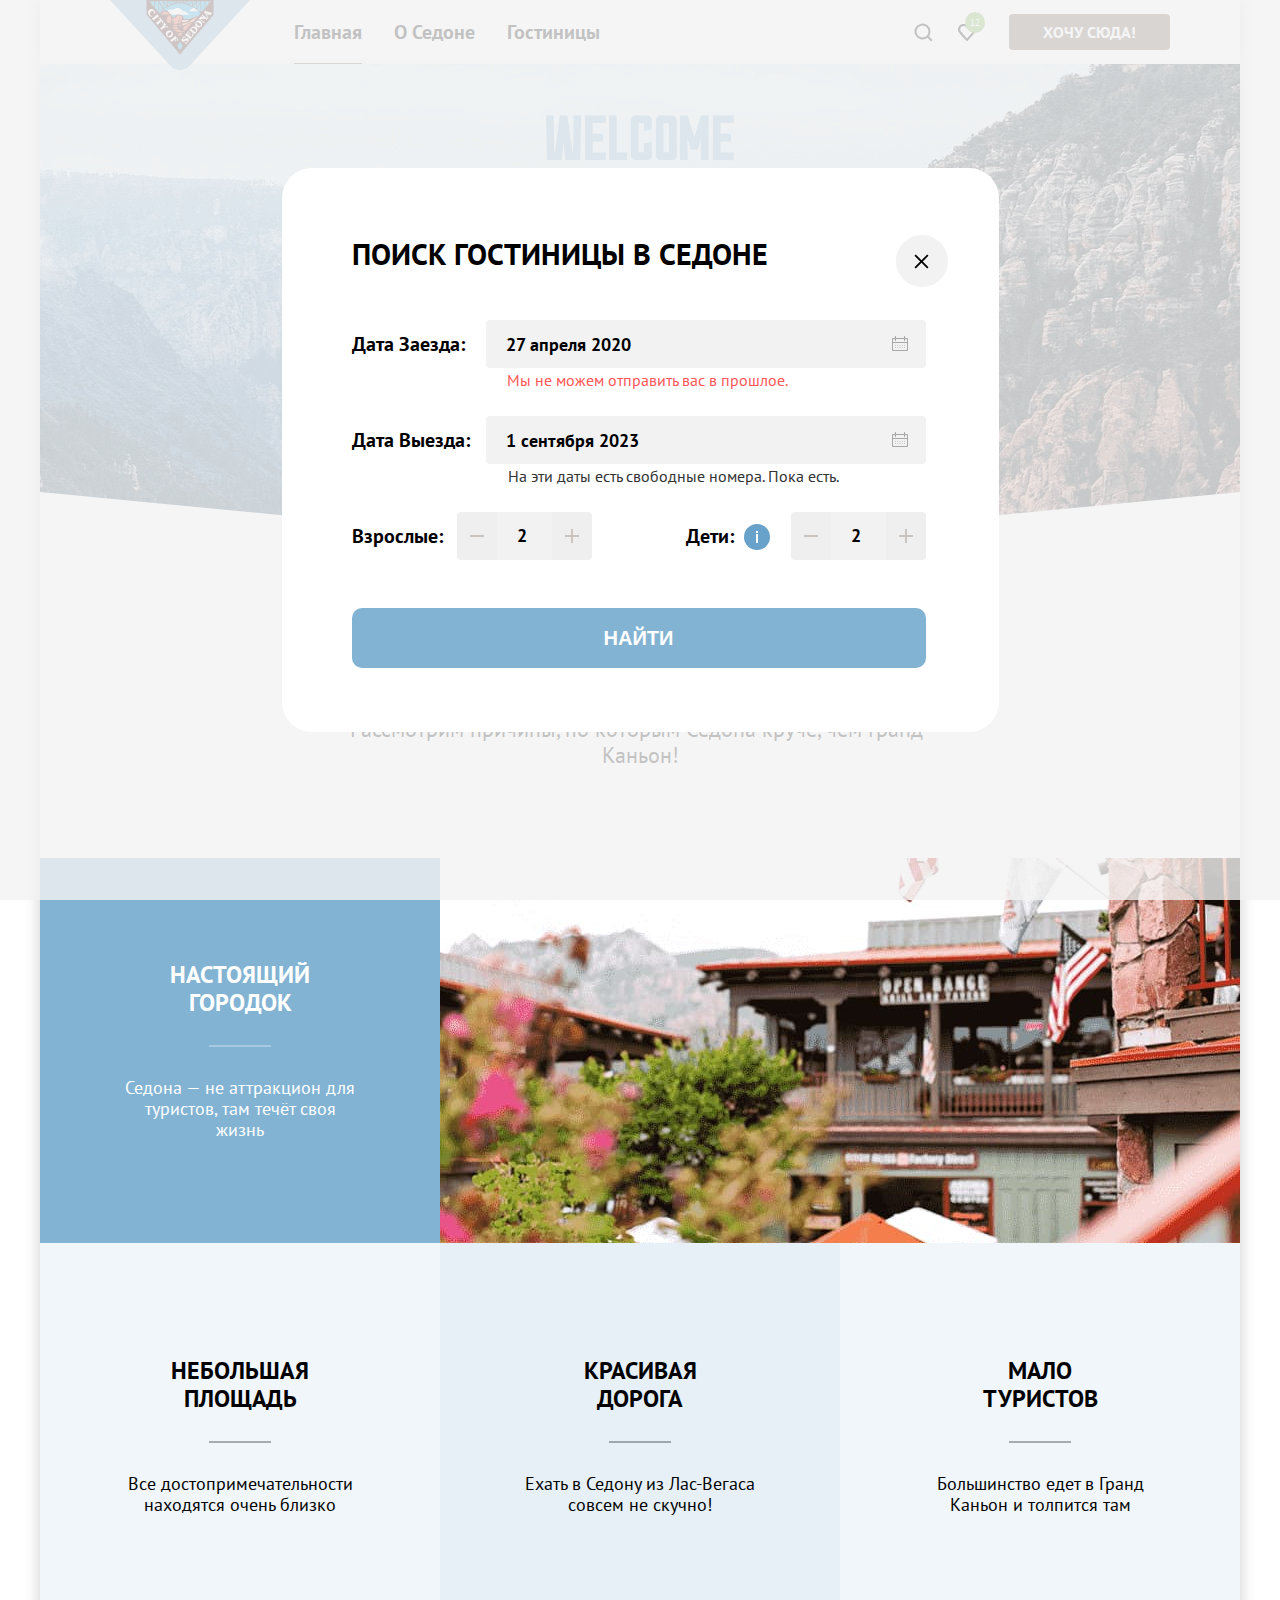
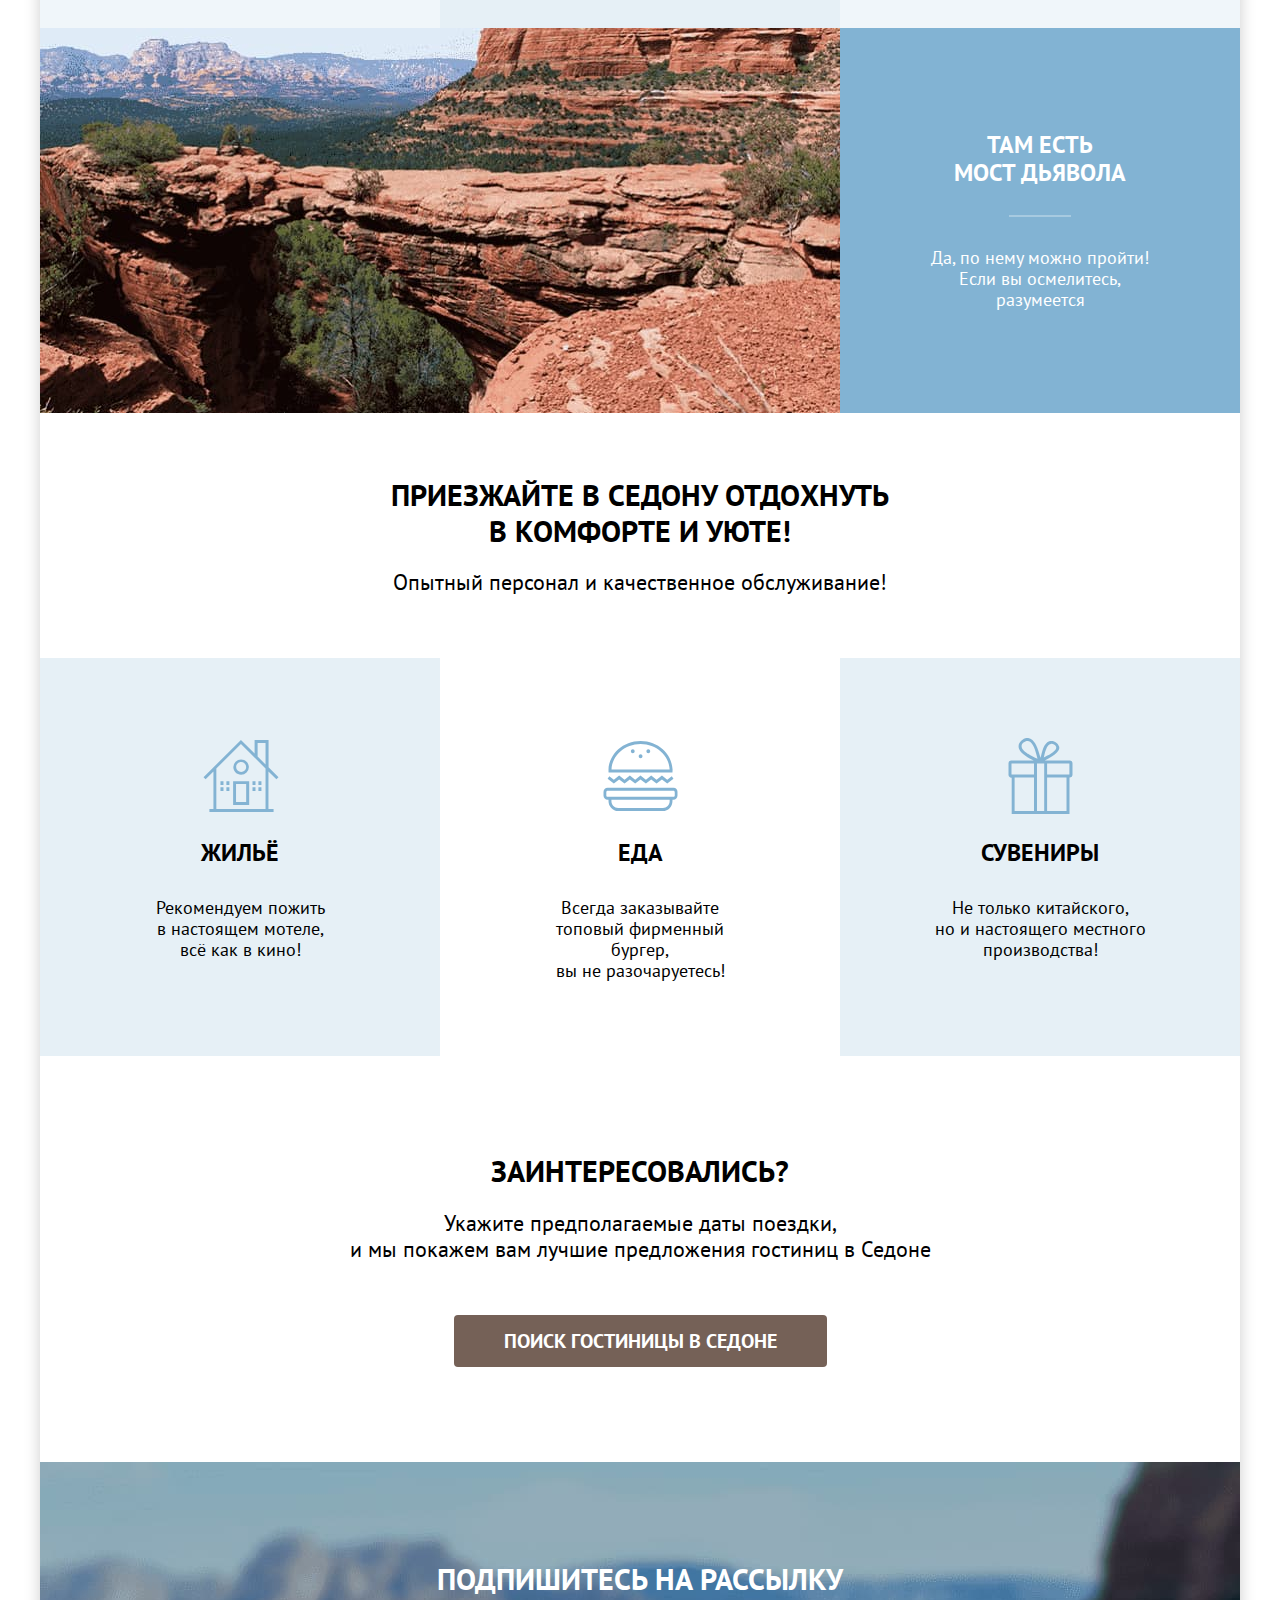
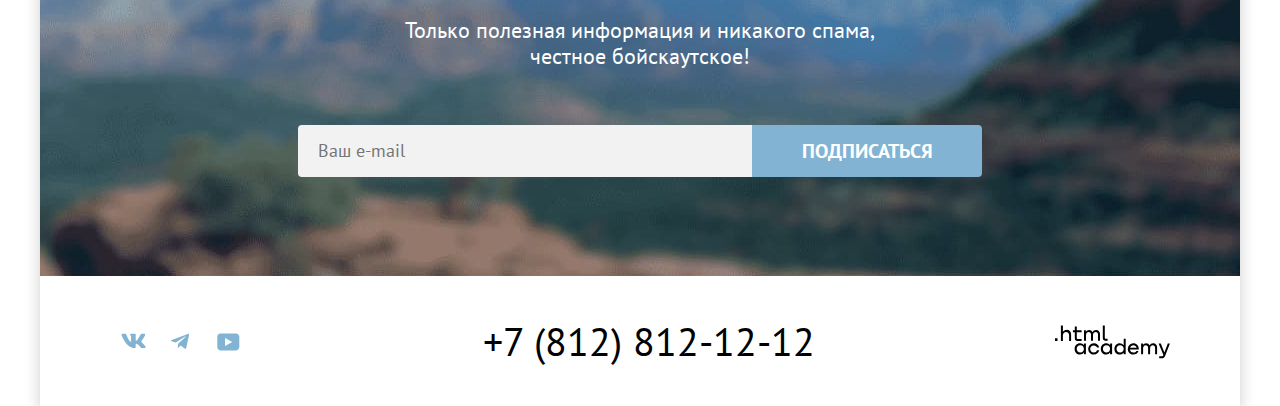
<file: 10/modal.html>
<!DOCTYPE html>
<html lang="ru">
  <head>
    <meta charset="utf-8">
    <title>HTML Academy: Седона</title>
    <link rel="icon" href="favicon.ico">
    <link rel="icon" type="image/png" href="images/favicon.png">
    <link rel="stylesheet" href="styles/styles.css">
    <base href="https://htmlacademy-htmlcss.github.io/2208219-sedona-1/10/">
</head>
  <body>
    <header class="page_header">
        <nav class="nav">
          <a href="#" class="main_header_logo">
            <img height="70" width="140" src="images/logo/logo.svg" alt="Логотип сайта Седона">
          </a>
          <ul class="nav_list">
            <li class="nav_item">
              <a class="nav_link nav_link_current" href="index.html">Главная</a>
            </li>
            <li class="nav_item">
              <a class="nav_link" href="#">О Седоне</a>
            </li>
            <li class="nav_item">
              <a class="nav_link" href="./catalog.html">Гостиницы</a>
            </li>
          </ul>

              <ul class="user_buttons_list">
                <li class="user_item">
                <a class="search_button user_link" href="#">
                  <svg  xmlns="http://www.w3.org/2000/svg" width="20" height="20" fill="currentColor">
                    <path class="svg_search_button" fill="currentColor" d="m19.5 18-3.7-3.7a8 8 0 0 0 1.7-4.8 8 8 0 1 0-3.1 6.3l3.7 3.7 1.4-1.5Zm-10-2.5a6 6 0 0 1-6-6 6 6 0 0 1 12 0 6 6 0 0 1-6 6Z"/>
                  </svg>
                  <span class="visually_hidden">Поиск</span>
                </a>
                </li>
                <li class="user_item">
                <a class="heart_counter user_link" href="#">
                  <svg xmlns="http://www.w3.org/2000/svg" width="20" height="20" fill="currentColor">
                    <path class="svg_heart_counter" fill="currentColor" d="M9.9 19a.9.9 0 0 1-.8-.4c-5.4-6.1-6.7-7.5-7-7.9A5.4 5.4 0 0 1 6.5 2C7.8 2 9 2.5 10 3.3a5.46 5.46 0 0 1 9 4.1c0 1.3-.5 2.5-1.3 3.4l-7 7.9c-.2.2-.4.3-.8.3Zm-6-9.5c.3.4 3.5 4 6.1 6.9l6.2-7c.5-.5.7-1.2.7-2 0-1.8-1.5-3.3-3.3-3.3-1 0-2 .5-2.7 1.3-.3.3-.6.4-.9.4-.3 0-.6-.2-.8-.4-.7-.8-1.7-1.3-2.7-1.3-1.8 0-3.3 1.5-3.3 3.3-.1.9.3 1.6.7 2.1-.1 0-.1 0 0 0Z"/>
                  </svg>
                  <span class="visually_hidden">Избранное</span>
                </a>
                <span class="number_heart">12</span>
                </li>
              </ul>

              <a class="button_action nav_link" href="../Sedona/modal.html">Хочу сюда!</a>
          </ul>
        </nav>
    </header>
    <main class="main-index main_container">
      <div class="page_container">
      <h1 class="visually_hidden">Сайт города Седона</h1>
        <section class="hero">
          <h2 class="visually_hidden">Фото седоны</h2>
          <img class="hero_img" width="458" height="352" src="images/welcome/welcome.svg" alt="Welcome to the gorgeous Sedona,beacause Grand Canyon sucks">
        </section>
        <section class="welcome">
          <h2 class="visually_hidden">Уникальность Седоны</h2>
          <p class="welcome_title">Седона — небольшой городок в Аризоне,
            заслуживающий большего!</p>
          <p class="welcome_text">Рассмотрим причины, по которым Седона круче, чем Гранд-Каньон!</p>
        </section>
        <section class="advantages">
          <h2 class="visually_hidden">Преимущества Седоны</h2>
          <ul class="list">
              <li class="list_item">
                  <h3>Настоящий городок</h3>
                  <p>Седона — не аттракцион для туристов, там течёт своя жизнь</p>
              </li>
              <li class="list_item wide">
                <img width="800" height="385" src="images/photos/photo-1.jpg" alt="Фото кафе в седоне">
              </li>
              <li class="list_item">
                  <h3>Небольшая площадь</h3>
                  <p>Все достопримечательности находятся очень близко</p>
              </li>
              <li class="list_item">
                  <h3>Красивая дорога</h3>
                <p>Ехать в Седону из Лас-Вегаса совсем не скучно!</p>
              </li>
              <li class="list_item">
                  <h3>Мало туристов</h3>
                  <p>Большинство едет в Гранд Каньон и толпится там</p>
              </li>
              <li class="list_item wide">
                <img width="800" height="385" src="images/photos/photo-2.jpg" alt="Фото каньйона в Седоне">
              </li>
              <li class="list_item">
                  <h3>Там есть мост дьявола</h3>
                  <p>Да, по нему можно пройти! Если вы осмелитесь, разумеется</p>
              </li>


          </ul>
        </section>
        <section class="turism_info">
          <h2 class="visually_hidden">Удобства для туристов</h2>
            <p class="turism_info__title">Приезжайте в Седону отдохнуть в комфорте и уюте!</p>
            <p class="turism_info__description">Опытный персонал и качественное обслуживание!</p>
          <ul class="list">
            <li class="list_item_turism house">
              <h3>Жильё</h3>
              <p>Рекомендуем пожить <br>в настоящем мотеле,<br> всё как в кино!</p>
            </li>
            <li class="list_item_turism food">
              <h3>Еда</h3>
              <p>Всегда заказывайте <br>топовый фирменный бургер,<br> вы не разочаруетесь!</p>
            </li>
            <li class="list_item_turism gifts">
              <h3>Сувениры</h3>
              <p>Не только китайского,<br> но и настоящего местного <br>производства!</p>
            </li>

          </ul>
        </section>
        <section class="hotel_action">
          <div class="hotel_action_wrapper">
            <h2 class="hotel_action_title">Заинтересовались?</h2>
            <p class="hotel_action_text">Укажите предполагаемые даты поездки,<br>и мы покажем вам лучшие предложения гостиниц в Седоне</p>
          </div>
          <a href="./catalog.html" class="button">Поиск гостиницы в Седоне</a>
        </section>
      </div>
      <footer class="main_footer">
        <section class="subscribe">
          <div class="subscribe_container">
            <h2 class="subscribe_title">Подпишитесь на рассылку</h2>
            <p class="subscribe_text">Только полезная информация и никакого спама, честное бойскаутское!</p>
            <form class="subscribe_form" action="#" method="post">
              <input class="input_subscribe" type="email" name="e_mail" id="e_mail" placeholder="Ваш e-mail" required>
              <button class="e_mail_button" type="submit">Подписаться</button>
            </form>
          </div>
        </section>
        <section class="contacts">
          <h2 class="visually_hidden">Контакты</h2>
            <section class="contact_social_list">
                <div class="contacts_item">
                  <span class="visually_hidden">Ссылка в контакте.</span>
                  <a class="link vkontakte" href="https://vk.com/htmlacademy">
                    <svg xmlns="http://www.w3.org/2000/svg" width="25" height="15" fill="none">
                      <path class="svg_link" fill="currentColor" fill-rule="evenodd" d="M24.1 1.8c.2-.5 0-1-.8-1h-2.6c-.7 0-1 .4-1.1.8 0 0-1.4 3.2-3.3 5.3-.6.6-.9.8-1.2.8-.2 0-.4-.2-.4-.8V1.8c0-.7-.2-1-.8-1h-4c-.5 0-.8.4-.8.6 0 .7 1 .8 1 2.6v3.8c0 .8 0 1-.4 1-.9 0-3-3.3-4.3-7-.3-.7-.5-1-1.2-1H1.6c-.8 0-1 .4-1 .8 0 .7 1 4 4.2 8.5C7 13.2 10 15 12.8 15c1.7 0 1.9-.4 1.9-1v-2.4c0-.7.2-.8.7-.8.4 0 1 .1 2.6 1.6 1.8 1.8 2 2.6 3 2.6h2.7c.7 0 1.1-.4 1-1.1a12 12 0 0 0-2.3-3c-.6-.8-1.5-1.5-1.8-2-.4-.4-.3-.6 0-1 0 0 3.2-4.5 3.5-6Z" clip-rule="evenodd"/>
                    </svg>
                  </a>
                </div>
                <div class="contacts_item">
                  <span class="visually_hidden">Ссылка телеграмм.</span>
                  <a class="link telegramm" href="https://t.me/htmlacademy ">
                    <svg  xmlns="http://www.w3.org/2000/svg" width="18" height="16" fill="none">
                      <path class="svg_link" fill="currentColor" d="M16.8 1 .8 7c-1 .4-1 1-.2 1.3l4.1 1.3 9.5-6c.5-.3.9-.1.5.2l-7.6 7-.3 4.1c.4 0 .6-.2.8-.4l2-2 4.1 3.1c.8.5 1.3.3 1.5-.7L18 2.2c.3-1-.4-1.6-1.1-1.2Z"/>
                    </svg>
                  </a>
                </div>
                <div class="contacts_item">
                  <span class="visually_hidden">Ссылка на ютуб канал.</span>
                  <a class="link you_tube" href="https://www.youtube.com/user/htmlacademyru">
                    <svg xmlns="http://www.w3.org/2000/svg" width="23" height="18" fill="none">
                      <path class="svg_link" fill="currentColor" d="M19 .4H3.4C1.6.4.3 2 .3 3.8v10c0 2 1.3 3.6 3.2 3.6h15.7c1.6 0 3.1-1.6 3.1-3.4V3.8C22.1 2 20.8.4 19 .4ZM8 12.9v-8l7.3 4-7.3 4Z"/>
                    </svg>
                  </a>
                </div>
            </section>
            <section class="telephone">
              <a class="tel" href="tel:+78128121212">
                <span class="tel_numbers">+7 (812) 812-12-12</span>
              </a>
            </section>
            <section class="logo_htmlacademy">
              <a class="link html_academy" href="https://htmlacademy.ru/">
                <svg xmlns="http://www.w3.org/2000/svg" width="115" height="34" fill="none">
                  <path class="svg_html_academy" fill="currentColor" d="M0 13.3v2.6h2.5v-2.6H0Zm11.6-8.4c-1.6 0-2.8.7-3.6 1.7h-.1V.4h-2v15.5h2v-5.3C7.9 8.5 9.2 7 11.2 7c1.8 0 2.9 1.4 2.9 3.2v5.7h2V9.8c.1-3-1.8-5-4.5-5Zm15 .3h-4.8V1.5h-2v3.8h-1.9v2h1.9v6c0 1.7 1 2.7 2.7 2.7h4.1v-2h-3.7c-.7 0-1.1-.4-1.1-1.1V7.2h4.8v-2ZM41.1 5c-1.6 0-2.9.8-3.5 2h-.1a3.7 3.7 0 0 0-3.4-2c-1.4 0-2.5.8-3.1 1.8h-.1V5.2H29v10.6h2v-5.4c0-2 1-3.5 2.6-3.5 1.5 0 2.4 1 2.4 2.6v6.3h2v-5.6c0-2.4 1.4-3.3 2.6-3.3 1.5 0 2.4 1 2.4 2.6v6.3h2V9.3c.1-2.5-1.4-4.3-3.9-4.3Zm6.7 8c0 1.8 1 2.8 2.8 2.8h2v-2h-1.7c-.7 0-1.1-.4-1.1-1.1V.4h-2V13Zm-18.9 7a4.9 4.9 0 0 0-3.9-1.7c-3.1 0-5.4 2.3-5.4 5.6s2.3 5.6 5.4 5.6c1.8 0 3-.8 3.8-2h.1v1.7h2V18.6h-2V20Zm-3.6 7.5a3.5 3.5 0 0 1-3.6-3.6c0-2 1.4-3.6 3.6-3.6s3.6 1.6 3.6 3.6c0 1.9-1.4 3.6-3.6 3.6Zm18.9-5.1c-.5-2.4-2.6-4.1-5.4-4.1a5.4 5.4 0 0 0-5.6 5.6c0 3 2.2 5.6 5.6 5.6 2.8 0 4.9-1.8 5.4-4.2h-2.1a3.4 3.4 0 0 1-3.3 2.3 3.5 3.5 0 0 1-3.6-3.6c0-2 1.4-3.6 3.6-3.6 1.6 0 2.8 1 3.3 2.2h2.1v-.2ZM55.1 20a4.9 4.9 0 0 0-3.9-1.7c-3.1 0-5.4 2.3-5.4 5.6s2.3 5.6 5.4 5.6c1.8 0 3-.8 3.8-2h.1v1.7h2V18.6h-2V20Zm-3.6 7.5a3.5 3.5 0 0 1-3.6-3.6c0-2 1.4-3.6 3.6-3.6s3.6 1.6 3.6 3.6c0 1.9-1.5 3.6-3.6 3.6Zm17.2-7.3a5 5 0 0 0-3.9-2c-3.1 0-5.4 2.4-5.4 5.7 0 3.3 2.2 5.6 5.4 5.6 1.7 0 3-.8 3.8-1.8h.1v1.5h2V13.8h-2v6.4Zm-3.6 7.3a3.5 3.5 0 0 1-3.6-3.6c0-2 1.4-3.6 3.6-3.6s3.6 1.6 3.6 3.6c-.1 2-1.5 3.6-3.6 3.6Zm13.2-9.2a5.4 5.4 0 0 0-5.5 5.6c0 3 2.1 5.6 5.5 5.6 2.5 0 4.5-1.3 5.2-3.6h-2.1c-.5 1-1.6 1.6-3 1.6-1.9 0-3.3-1.3-3.4-3h8.8c.2-3.5-2-6.2-5.5-6.2Zm0 1.9c1.7 0 3 1 3.3 2.6h-6.5a3.2 3.2 0 0 1 3.2-2.6Zm19.9-1.9a4 4 0 0 0-3.6 2h-.1c-.6-1.2-1.8-2-3.4-2-1.4 0-2.5.7-3.1 1.8v-1.5h-1.9v10.6h2v-5.4c0-2 1-3.4 2.6-3.5 1.5 0 2.4 1 2.4 2.6v6.3h2v-5.6c0-2.4 1.4-3.3 2.6-3.3 1.5 0 2.4 1 2.4 2.6v6.3h2v-6.5c.1-2.6-1.4-4.4-3.9-4.4Zm11.2 9.1-3.6-9h-2.2l4.8 11.7c-.3.9-.7 1.2-1.7 1.2h-2.5v2h2.5c1.8 0 2.8-.8 3.5-2.6l4.7-12.2h-2.1l-3.4 8.9Z"/>
                </svg>
                <span class="visually_hidden">Ссылка на сайт HTML академии</span>
              </a>
            </section>
          </ul>
        </section>
      </footer>
      <div class="modal_container">
        <div class="modal modal_order">
          <button class="modal_close_button" type="button">
            <span class="visually_hidden">Закрыть</span>
          </button>
          <div class="modal_content">
            <form class="order_form" method="post" action="https://echo.htmlacademy.ru/">
              <h2 class="modal_title">Поиск гостиницы в Седоне</h2>
              <p class="check_in_field field_group">
                <label class="check_in_title" for="check_in">Дата Заезда:</label>
                <input class="check_in_input field" type="text" id="check_in" name="check_in" placeholder="Укажите дату заезда" value="27 апреля 2020">
              </p>
              <p class="check_out_field field_group">
                <label class="check_out_title" for="check_out">Дата Выезда:</label>
                <input class="check_out_input field" type="text" id="check_out" name="check_out" placeholder="Укажите дату выезда" value="1 сентября 2023">
              </p>
              <div class="field_group">
                <label class="adults_title" for="adults">Взрослые:</label>
                <div class="number_input">
                  <button class="modal_buttons minus_button">
                    <span class="visually_hidden" >Убавить</span>
                  </button>
                  <input class="adults_field small_field" type="number" id="adults" name="adults" placeholder="0"  value="2">
                  <button class="modal_buttons plus_button">
                    <span class="visually_hidden">Прибавить</span>
                </div>
                </button>
              </div>
              <div class="field_group">
                <span class="form_label form_label_icon">
                  <label class="kids_title" for="kids">Дети:</label>
                  <span class="tooltip">
                    <button class="tooltip_toggle" aria-labelledby="tooltip-label-date" type="button">
                      <svg class="tooltip_icon" width="20" height="20" viewBox="0 0 20 20" fill="none" xmlns="http://www.w3.org/2000/svg">
                        <path fill-rule="evenodd" clip-rule="evenodd" d="M9 4H11V6H9V4ZM11 16H9V7H11V16Z" fill="white"/>
                      </svg>
                      <span class="tooltip_text" role="tooltip" id="tooltip-label-date">Укажите количество детей, которые будут с вами, возраст которых от 6 до 18 лет. Дети до 6 лет размещаются бесплатно.</span>
                    </button>
                  </span>
                </span>
                <div class="number_input">
                  <button class="modal_buttons minus_button">
                    <span class="visually_hidden">Убавить</span>
                  </button>
                  <input class="kids_field small_field" type="number" id="kids" name="kids" placeholder="0"  value="2">
                  <button class="modal_buttons plus_button">
                    <span class="visually_hidden">Прибавить</span>
                  </button>

                </div>
              </div>
              <button class="button_search" type="submit">Найти</button>
            </form>
          </div>
        </div>
      </div>
    </main>
  </body>
</html>
</file>
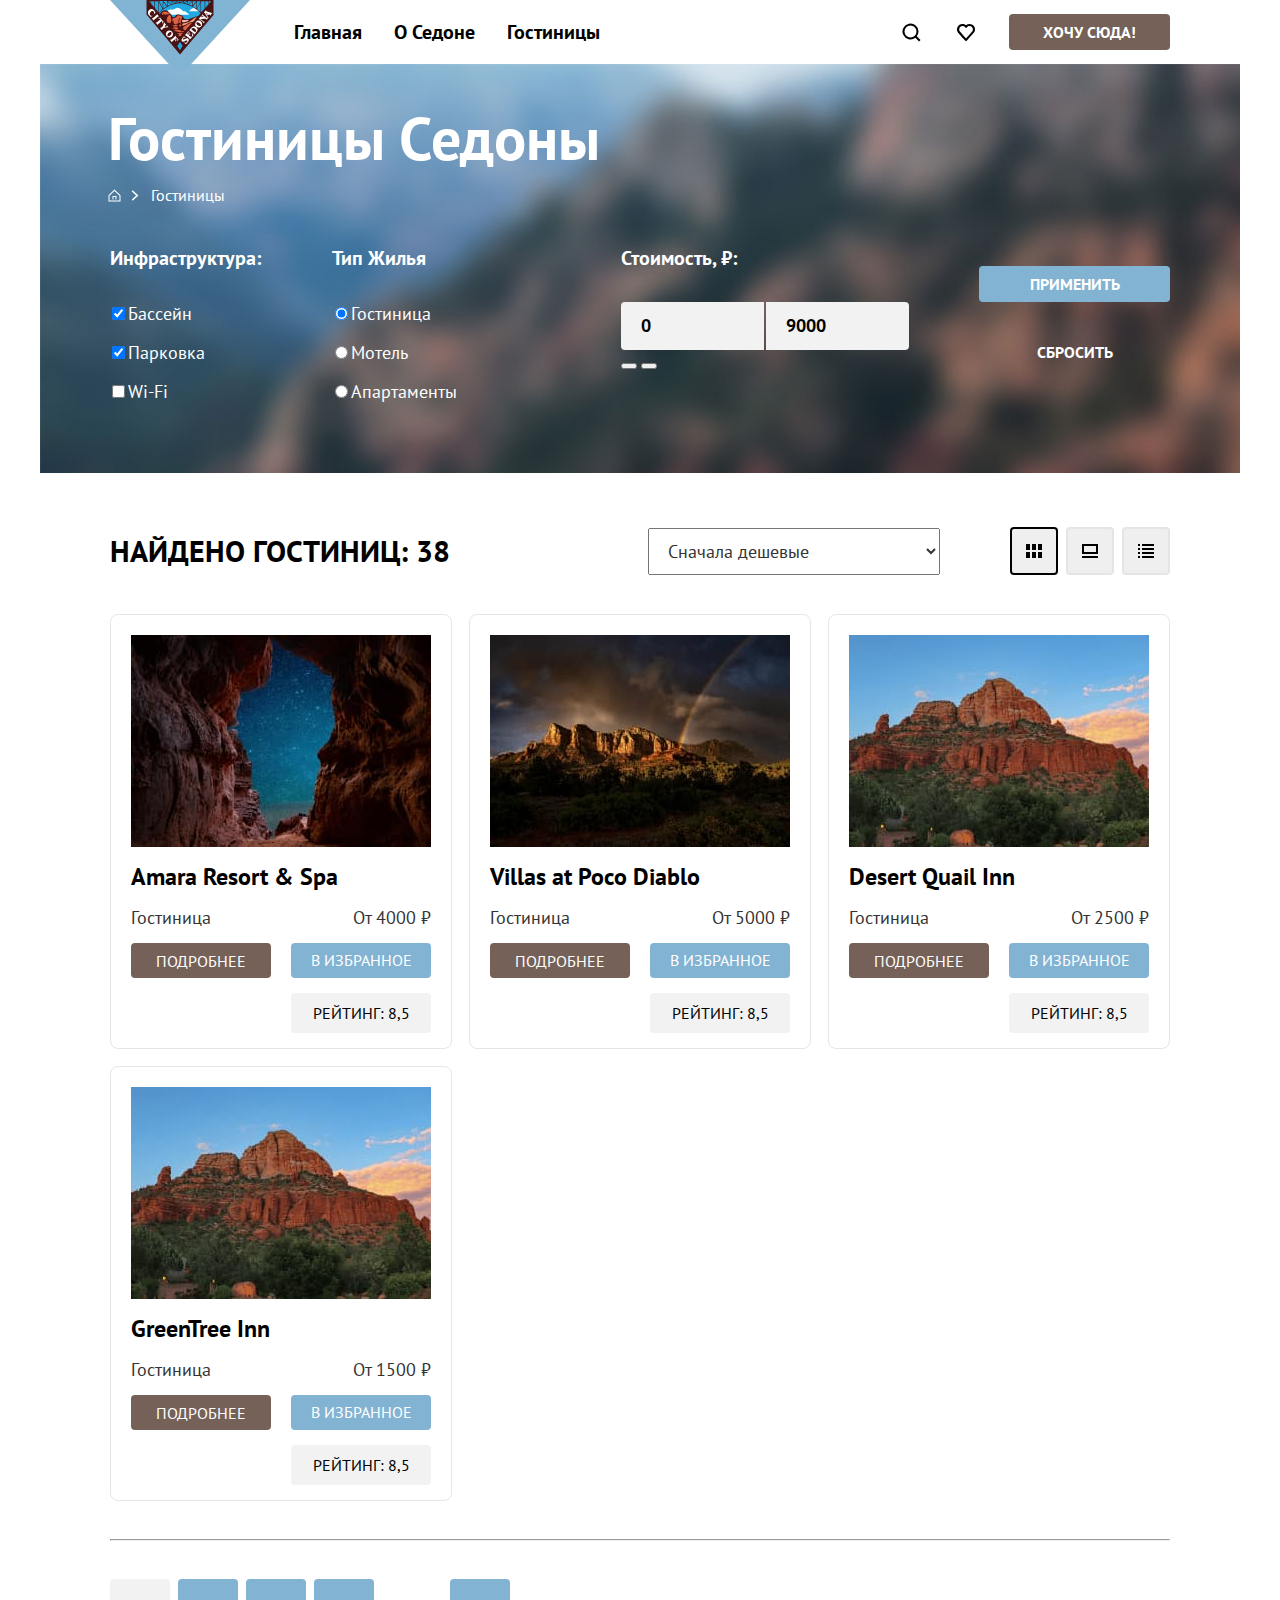
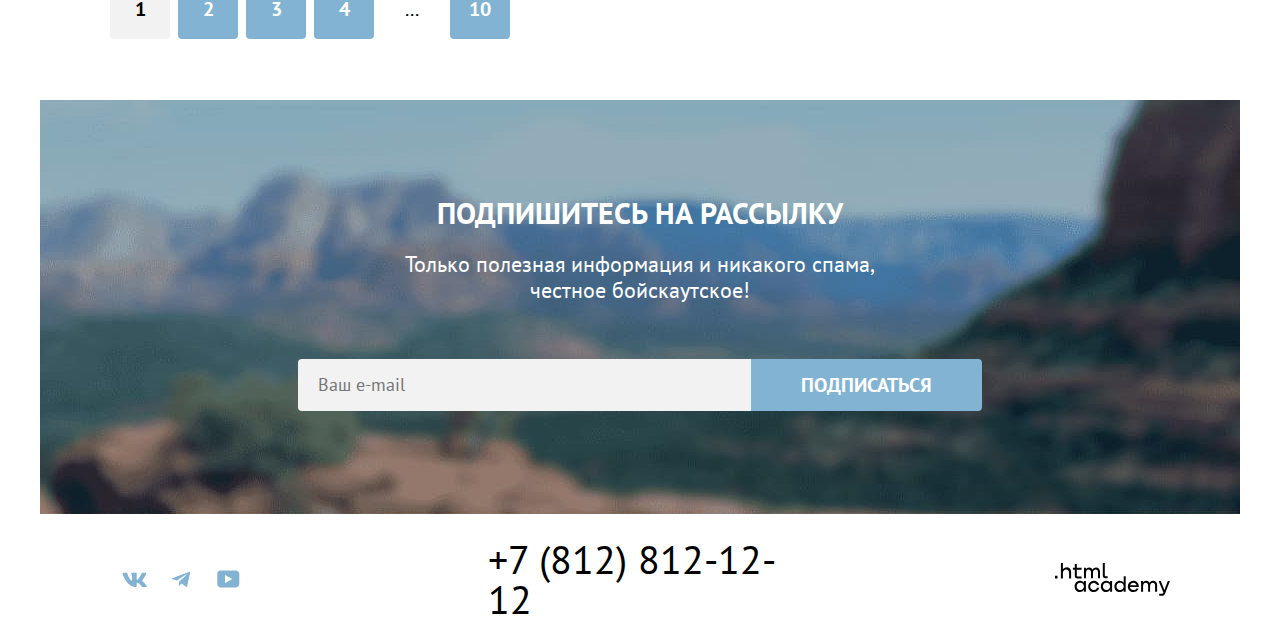
<file: 7/catalog.html>
<!DOCTYPE html>
<html lang="ru">
<head>
  <meta charset="UTF-8">
  <meta name="viewport" content="width=device-width, initial-scale=1.0">
  <title>HTML Academy: Седона каталог</title>
  <link rel="icon" href="favicon.ico">
  <link rel="icon" type="image/png" href="./Images/favicon.png">
  <link rel="stylesheet" href="styles/styles.css">
  <base href="https://htmlacademy-htmlcss.github.io/2208219-sedona-1/7/">
</head>
<body>
  <header class="page_header">
    <nav class="nav">
      <a href="./index.html" class="main_header_logo">
        <img height="70" width="140" src="images/logo/logo.svg" alt="Логотип сайта Седона">
      </a>
      <ul class="nav_list">
        <li class="nav_item nav_item_current">
          <a class="nav_link" href="./index.html">Главная</a>
        </li>
        <li class="nav_item">
          <a class="nav_link" href="#">О Седоне</a>
        </li>
        <li class="nav_item">
          <a class="nav_link" href="./catalog.html">Гостиницы</a>
        </li>

      </ul>
      <ul class="user_action_list">
        <li class="nav_item">
          <a class="search_button nav_link" href="#">
            <span class="visually_hidden">Поиск</span>
          </a>
        </li>
        <li class="nav_item">
          <a class="heart_counter nav_link" href="#">
            <span class="visually_hidden">Избранное</span>
          </a>
          <span class="number_heart"></span>
        </li>
        <li class="nav_item">
          <a class="button_action nav_link" href="#">Хочу сюда!
          </a>
        </li>
      </ul>
    </nav>
</header>
<main class="main_catalog main_container">
  <div class="page_container">
    <h1 class="visually_hidden">Каталог гостиниц</h1>
    <section class="hotels">
      <div class="hotels_container">
        <div class="filter_title_container">
          <h2 class="section_title__hotels">Гостиницы Седоны</h2>
          <ul class="breadcrums">
            <li class="breadcrums_item home">
              <a class="breadcrums_link_home" href="./index.html">
                <span class="visually_hidden">Главная</span>
              </a>
            </li>
            <li class="breadcrums_item catalog">
              <a class="breadcrums_link">Гостиницы</a>
            </li>
          </ul>
        </div>
          <form class="hotel_options hotel_options_container" action="#" method="get">
            <div class="left_options">
              <fieldset class="options ">
              <legend class="options_title">Инфраструктура:</legend>
                <label>
                  <input type="checkbox" name="pool" checked>Бассейн
                </label>
                <label>
                  <input type="checkbox" name="parking" checked>Парковка
                </label>
                <label>
                  <input type="checkbox" name="wifi">Wi-Fi
                </label>
              </fieldset>
              <fieldset class="options">
              <legend class="options_title">Тип Жилья</legend>
              <label>
                <input type="radio" name="type_hotel" value="hotel" checked>Гостиница
              </label>
              <label >
                <input type="radio" name="type_hotel" value="motel">Мотель
              </label>
              <label>
                <input type="radio" name="type_hotel" value="apart">Апартаменты
              </label>
              </fieldset>
            </div>
            <div class="right_options">
              <fieldset class="hotel_price">
              <legend>Стоимость, ₽:</legend>
              <div class="wrapper_price">
                <div class="cost">
                  <input class="cost_input_left" type="number" min="0" max="100000" step="1" placeholder="0" value="0">
                  <input class="cost_input_right" type="number" min="0" max="100000" step="1" placeholder="9000" value="9000">
                </div>
                <div class="cost-range">
                  <button type="button"></button>
                  <button type="button"></button>
                  <span class="range_min"></span>
                  <span class="range_max"></span>
                </div>
              </div>
              </fieldset>
              <div class="button_container">
                <button class="submit" type="submit">Применить</button>
                <button class="reset" type="reset">Сбросить</button>
              </div>
            </div>
          </form>
        </div>
    </section>
    <section class="products">
      <div class="header_products">
        <h2 class="section_title">Найдено гостиниц:<span> 38</span></h2>
        <div class="select_control_container">
          <select class="select_control" aria-label="Сортировка">
            <option value="cheap" selected>Сначала дешевые</option>
            <option value="popular">Сначала популярные</option>
            <option value="expensive">Сначала дорогие</option>
          </select>
          <div class="select_button_container">
            <button class="button_lsit button_chosed table" type="button">
              <span class="visually_hidden">Отображать иконками</span>
            </button>
            <button class="button_lsit monitor" type="button">
              <span class="visually_hidden"> Весь экран</span>
            </button>
            <button class="button_lsit list_vision" type="button">
              <span class="visually_hidden">Отображать списком</span>
            </button>

          </div>
        </div>
      </div>
      <ul class="product_list">
        <li class="product">
            <a class="product_link" href="#">
              <img class="hotel_photo" src="images/hotels/hotel-1.jpg" height="212" width="300" alt="фото отеля">
              <h3 class="name_hotel">Amara Resort & Spa</h3>
            </a>
                <p class="hotel_text type">Гостиница</p>
                <p class="hotel_text price_hotel">От 4000 ₽</p>
              <a class="hotel_page" href="#">Подробнее</a>
              <button class="like_hotel" type="button">В избранное</button>
              <p class="star star-4"><span class="visually_hidden">Количество звезд:4</span></p>
              <p class="raiting_text">Рейтинг:<span class="raiting_value" id="raiting_value_1">8,5</span></p>
        </li>
        <li class="product">
          <a class="product_link" href="#">
            <img class="hotel_photo" src="images/hotels/hotel-2.jpg" height="212" width="300" alt="фото отеля">
            <h3 class="name_hotel">Villas at Poco Diablo</h3>
          </a>
              <p class="hotel_text type">Гостиница</p>
              <p class="hotel_text price_hotel">От 5000 ₽</p>
            <a class="hotel_page" href="#">Подробнее</a>
            <button class="like_hotel" type="button">В избранное</button>
            <p class="star star-4"><span class="visually_hidden">Количество звезд:4</span></p>
            <p class="raiting_text">Рейтинг:<span class="raiting_value" id="raiting_value_1">8,5</span></p>
        </li>
        <li class="product">
        <a class="product_link" href="#">
          <img class="hotel_photo" src="images/hotels/hotel-3.jpg" height="212" width="300" alt="фото отеля">
          <h3 class="name_hotel">Desert Quail Inn</h3>
        </a>
            <p class="hotel_text type">Гостиница</p>
            <p class="hotel_text price_hotel">От 2500 ₽</p>
          <a class="hotel_page" href="#">Подробнее</a>
          <button class="like_hotel" type="button">В избранное</button>
          <p class="star star-4"><span class="visually_hidden">Количество звезд:4</span></p>
          <p class="raiting_text">Рейтинг:<span class="raiting_value" id="raiting_value_1">8,5</span></p>
        </li>
        <li class="product">
      <a class="product_link" href="#">
        <img class="hotel_photo" src="images/hotels/hotel-3.jpg" height="212" width="300" alt="фото отеля">
        <h3 class="name_hotel">GreenTree Inn</h3>
      </a>
          <p class="hotel_text type">Гостиница</p>
          <p class="hotel_text price_hotel">От 1500 ₽</p>
        <a class="hotel_page" href="#">Подробнее</a>
        <button class="like_hotel" type="button">В избранное</button>
        <p class="star star-4"><span class="visually_hidden">Количество звезд:4</span></p>
        <p class="raiting_text">Рейтинг:<span class="raiting_value" id="raiting_value_1">8,5</span></p>
    </li>
      </ul>
      <hr class="catalog_horizont">
      <div class="footer_products">
        <div class="pagination_wrapper">
          <ol class="pagination__list">
            <li class="pagination__item pagination__current">
              <a class="pagination__link" href="#">1</a>
            </li>
            <li class="pagination__item">
              <a class="pagination__link" href="#">2</a>
            </li>
            <li class="pagination__item">
              <a class="pagination__link" href="#">3</a>
            </li>
            <li class="pagination__item">
              <a class="pagination__link" href="#">4</a>
            </li>
            <li class="pagination__item dots"><span>...</span></li>
            <li class="pagination__item">
              <a class="pagination__link" href="#">10</a>
            </li>
          </ol>
        </div>
      </div>
    </section>
    <footer class="main_footer">
      <section class="subscribe">
        <div class="subscribe_container">
          <h2 class="subscribe_title">Подпишитесь на рассылку</h2>
          <p class="subscribe_text">Только полезная информация и никакого спама, честное бойскаутское!</p>
          <form class="subscribe_form" action="#" method="post">
            <input class="input_subscribe" type="email" name="e_mail" id="e_mail" placeholder="Ваш e-mail" required>
            <button class="e_mail_button" type="submit">Подписаться</button>
          </form>
        </div>
      </section>
      <section class="contacts">
        <h2 class="visually_hidden">Контакты</h2>
        <ul class="contacts_list">
          <li>
            <ul class="contact_social_list">
              <li class="contacts_item">
                <a class="link vkontakte" href="https://vk.com/htmlacademy">
                  <span class="visually_hidden">Ссылка в контакте.</span>
                </a>
              </li>
              <li class="contacts_item">
                <a class="link telegramm" href="https://t.me/htmlacademy ">
                  <span class="visually_hidden">Ссылка телеграмм.</span>
                </a>
              </li>
              <li class="contacts_item">
                <a class="link you_tube" href="https://www.youtube.com/user/htmlacademyru">
                  <span class="visually_hidden">Ссылка на ютуб канал.</span>
                </a>
              </li>
            </ul>
          </li>
          <li class="contacts_item telephone">
            <a class="tel" href="tel:+78128121212">
              <span class="tel_numbers">+7 (812) 812-12-12</span>
            </a>
          </li>
          <li class="contacts_item logo_htmlacademy">
            <a class="link html_academy" href="https://htmlacademy.ru/">
              <span class="visually_hidden">Ссылка на сайт HTML академии</span>
            </a>
          </li>
        </ul>
      </section>
    </footer>
</div>
</main>
</body>
</html>
</file>
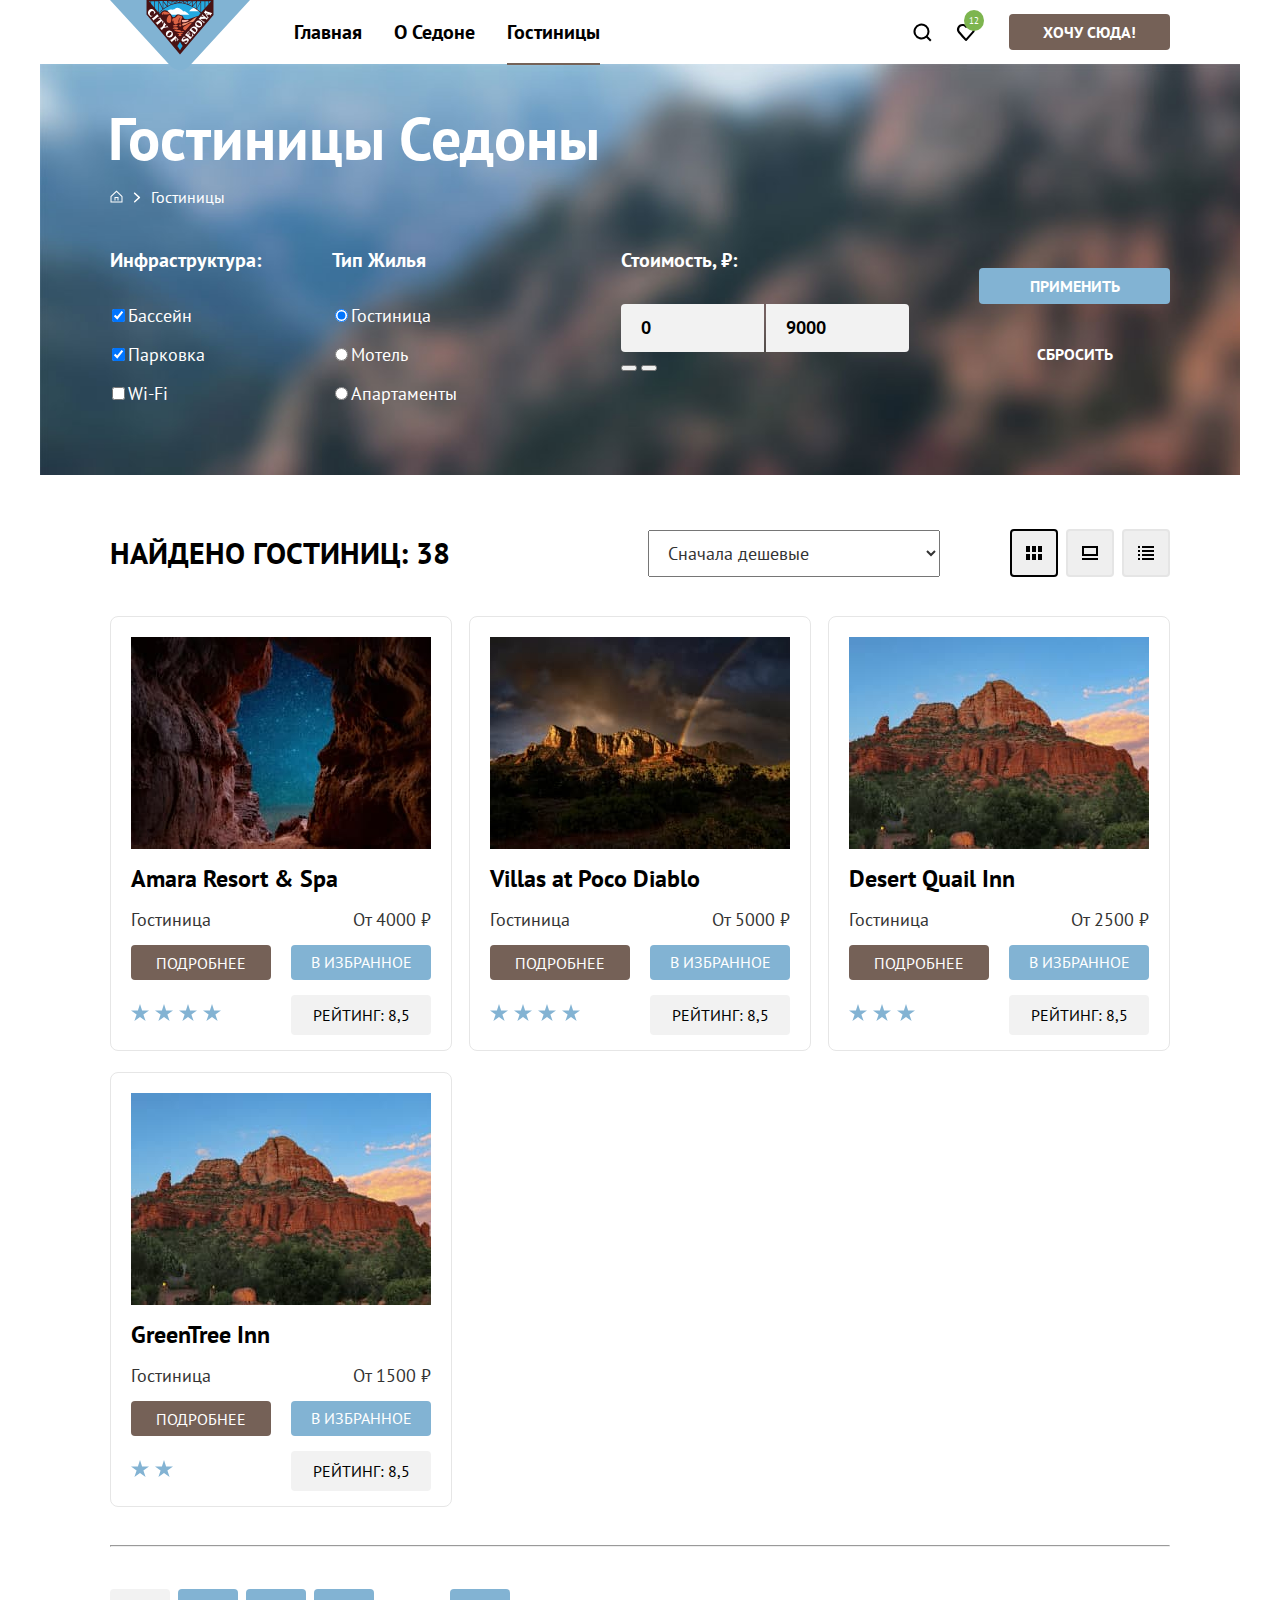
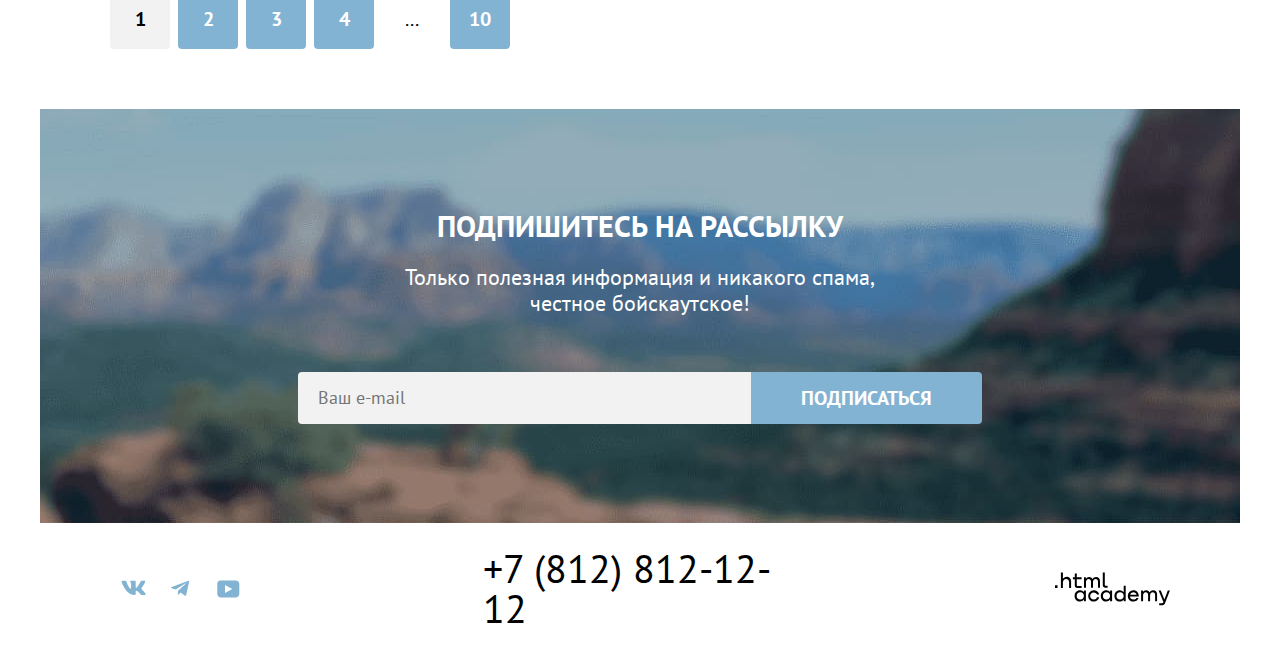
<file: 8/catalog.html>
<!DOCTYPE html>
<html lang="ru">
<head>
  <meta charset="UTF-8">
  <meta name="viewport" content="width=device-width, initial-scale=1.0">
  <title>HTML Academy: Седона каталог</title>
  <link rel="icon" href="favicon.ico">
  <link rel="icon" type="image/png" href="./Images/favicon.png">
  <link rel="stylesheet" href="styles/styles.css">
  <base href="https://htmlacademy-htmlcss.github.io/2208219-sedona-1/8/">
</head>
<body>
  <header class="page_header">
    <nav class="nav">
      <a href="#" class="main_header_logo">
        <img height="70" width="140" src="images/logo/logo.svg" alt="Логотип сайта Седона">
      </a>
      <ul class="nav_list">
        <li class="nav_item">
          <a class="nav_link" href="index.html">Главная</a>
        </li>
        <li class="nav_item">
          <a class="nav_link" href="#">О Седоне</a>
        </li>
        <li class="nav_item">
          <a class="nav_link nav_link_current" href="./catalog.html">Гостиницы</a>
        </li>
      </ul>
      <ul class="user_action_list">
        <li class="user_list">
          <ul class="user_buttons_list">
            <li class="user_item">
            <a class="search_button user_link" href="#">
              <svg  xmlns="http://www.w3.org/2000/svg" width="20" height="20" fill="currentColor">
                <path class="svg_search_button" fill="currentColor" d="m19.5 18-3.7-3.7a8 8 0 0 0 1.7-4.8 8 8 0 1 0-3.1 6.3l3.7 3.7 1.4-1.5Zm-10-2.5a6 6 0 0 1-6-6 6 6 0 0 1 12 0 6 6 0 0 1-6 6Z"/>
              </svg>
              <span class="visually_hidden">Поиск</span>
            </a>
            </li>
            <li class="user_item">
            <a class="heart_counter user_link" href="#">
              <svg xmlns="http://www.w3.org/2000/svg" width="20" height="20" fill="currentColor">
                <path class="svg_heart_counter" fill="currentColor" d="M9.9 19a.9.9 0 0 1-.8-.4c-5.4-6.1-6.7-7.5-7-7.9A5.4 5.4 0 0 1 6.5 2C7.8 2 9 2.5 10 3.3a5.46 5.46 0 0 1 9 4.1c0 1.3-.5 2.5-1.3 3.4l-7 7.9c-.2.2-.4.3-.8.3Zm-6-9.5c.3.4 3.5 4 6.1 6.9l6.2-7c.5-.5.7-1.2.7-2 0-1.8-1.5-3.3-3.3-3.3-1 0-2 .5-2.7 1.3-.3.3-.6.4-.9.4-.3 0-.6-.2-.8-.4-.7-.8-1.7-1.3-2.7-1.3-1.8 0-3.3 1.5-3.3 3.3-.1.9.3 1.6.7 2.1-.1 0-.1 0 0 0Z"/>
              </svg>
              <span class="visually_hidden">Избранное</span>
            </a>
            <span class="number_heart">12</span>
            </li>
          </ul>
        </li>
        <li class="nav_item">
          <a class="button_action nav_link" href="#">Хочу сюда!
          </a>
        </li>
      </ul>
    </nav>
</header>
<main class="main_catalog main_container">
  <div class="page_container">
    <h1 class="visually_hidden">Каталог гостиниц</h1>
    <section class="hotels">
      <div class="hotels_container">
        <div class="filter_title_container">
          <h2 class="section_title__hotels">Гостиницы Седоны</h2>
          <ul class="breadcrums">
            <li class="breadcrums_item home">
              <a class="breadcrums_link_home" href="./index.html">
                <span class="visually_hidden">Главная</span>

                <svg width="13" height="13" viewBox="0 0 13 13" fill="none" xmlns="http://www.w3.org/2000/svg">
                  <path d="M6.5 0.5L0.5 6.30006V12.5001H12.5V6.30006L6.5 0.5ZM11.5 11.5001H1.5V6.70005L6.5 1.9L11.5 6.70005V11.5001Z" fill="white"/>
                  <path d="M4.5 10.5001H5.5V8.00005H7.5V10.5001H8.5V7.00005H4.5V10.5001Z" fill="white"/>
                  </svg>
              </a>
            </li>
            <li class="breadcrums_item catalog">
              <a class="breadcrums_link">Гостиницы</a>
            </li>
          </ul>
        </div>
          <form class="hotel_options hotel_options_container" action="#" method="get">
            <div class="left_options">
              <fieldset class="options ">
              <legend class="options_title">Инфраструктура:</legend>
                <label>
                  <input type="checkbox" name="pool" checked>Бассейн
                </label>
                <label>
                  <input type="checkbox" name="parking" checked>Парковка
                </label>
                <label>
                  <input type="checkbox" name="wifi">Wi-Fi
                </label>
              </fieldset>
              <fieldset class="options">
              <legend class="options_title">Тип Жилья</legend>
              <label>
                <input type="radio" name="type_hotel" value="hotel" checked>Гостиница
              </label>
              <label >
                <input type="radio" name="type_hotel" value="motel">Мотель
              </label>
              <label>
                <input type="radio" name="type_hotel" value="apart">Апартаменты
              </label>
              </fieldset>
            </div>
            <div class="right_options">
              <fieldset class="hotel_price">
              <legend>Стоимость, ₽:</legend>
              <div class="wrapper_price">
                <div class="cost">
                  <input class="cost_input cost_input_left" type="number" min="0" max="100000" step="1" placeholder="0" value="0">
                  <input class="cost_input cost_input_right" type="number" min="0" max="100000" step="1" placeholder="9000" value="9000">
                </div>
                <div class="cost-range">
                  <button type="button"></button>
                  <button type="button"></button>
                  <span class="range_min"></span>
                  <span class="range_max"></span>
                </div>
              </div>
              </fieldset>
              <div class="button_container">
                <button class="submit" type="submit">Применить</button>
                <button class="reset" type="reset">Сбросить</button>
              </div>
            </div>
          </form>
        </div>
    </section>
    <section class="products">
      <div class="header_products">
        <h2 class="section_title">Найдено гостиниц:<span> 38</span></h2>
        <div class="select_control_container">
          <select class="select_control" aria-label="Сортировка">
            <option value="cheap" selected>Сначала дешевые</option>
            <option value="popular">Сначала популярные</option>
            <option value="expensive">Сначала дорогие</option>
          </select>
          <div class="select_button_container">
            <button class="button_lsit button_chosed table" type="button">
              <span class="visually_hidden">Отображать иконками</span>
            </button>
            <button class="button_lsit monitor" type="button">
              <span class="visually_hidden"> Весь экран</span>
            </button>
            <button class="button_lsit list_vision" type="button">
              <span class="visually_hidden">Отображать списком</span>
            </button>

          </div>
        </div>
      </div>
      <ul class="product_list">
        <li class="product">
            <a class="product_link" href="#">
              <img class="hotel_photo" src="images/hotels/hotel-1.jpg" height="212" width="300" alt="фото отеля">
              <h3 class="name_hotel">Amara Resort & Spa</h3>
            </a>
                <p class="hotel_text type">Гостиница</p>
                <p class="hotel_text price_hotel">От 4000 ₽</p>
              <a class="hotel_page" href="#">Подробнее</a>
              <button class="like_hotel" type="button">В избранное</button>
              <p class="star star-4"><span class="visually_hidden">Количество звезд:4</span>
                <svg width="18" height="17" viewBox="0 0 18 17" fill="none" xmlns="http://www.w3.org/2000/svg">
                  <g id="star 1" clip-path="url(#clip0_106283_80)">
                  <path id="Vector" d="M9 0L11.1 6.5H18L12.4 10.5L14.6 17L9 13L3.4 17L5.6 10.5L0 6.5H6.9L9 0Z" fill="#83B3D3"/>
                  </g>
                  <defs>
                  <clipPath id="clip0_106283_80">
                  <rect width="18" height="17" fill="white"/>
                  </clipPath>
                  </defs>
                </svg>
                <svg width="18" height="17" viewBox="0 0 18 17" fill="none" xmlns="http://www.w3.org/2000/svg">
                    <g id="star 1" clip-path="url(#clip0_106283_80)">
                    <path id="Vector" d="M9 0L11.1 6.5H18L12.4 10.5L14.6 17L9 13L3.4 17L5.6 10.5L0 6.5H6.9L9 0Z" fill="#83B3D3"/>
                    </g>
                    <defs>
                    <clipPath id="clip0_106283_80">
                    <rect width="18" height="17" fill="white"/>
                    </clipPath>
                    </defs>
                </svg>
                <svg width="18" height="17" viewBox="0 0 18 17" fill="none" xmlns="http://www.w3.org/2000/svg">
                    <g id="star 1" clip-path="url(#clip0_106283_80)">
                    <path id="Vector" d="M9 0L11.1 6.5H18L12.4 10.5L14.6 17L9 13L3.4 17L5.6 10.5L0 6.5H6.9L9 0Z" fill="#83B3D3"/>
                    </g>
                    <defs>
                    <clipPath id="clip0_106283_80">
                    <rect width="18" height="17" fill="white"/>
                    </clipPath>
                    </defs>
                </svg>
                  <svg width="18" height="17" viewBox="0 0 18 17" fill="none" xmlns="http://www.w3.org/2000/svg">
                    <g id="star 1" clip-path="url(#clip0_106283_80)">
                    <path id="Vector" d="M9 0L11.1 6.5H18L12.4 10.5L14.6 17L9 13L3.4 17L5.6 10.5L0 6.5H6.9L9 0Z" fill="#83B3D3"/>
                    </g>
                    <defs>
                    <clipPath id="clip0_106283_80">
                    <rect width="18" height="17" fill="white"/>
                    </clipPath>
                    </defs>
                </svg>
              </p>
              <p class="raiting_text">Рейтинг:<span class="raiting_value" id="raiting_value_1">8,5</span></p>
        </li>
        <li class="product">
          <a class="product_link" href="#">
            <img class="hotel_photo" src="images/hotels/hotel-2.jpg" height="212" width="300" alt="фото отеля">
            <h3 class="name_hotel">Villas at Poco Diablo</h3>
          </a>
              <p class="hotel_text type">Гостиница</p>
              <p class="hotel_text price_hotel">От 5000 ₽</p>
            <a class="hotel_page" href="#">Подробнее</a>
            <button class="like_hotel" type="button">В избранное</button>
            <p class="star star-4"><span class="visually_hidden">Количество звезд:4</span>
              <svg width="18" height="17" viewBox="0 0 18 17" fill="none" xmlns="http://www.w3.org/2000/svg">
                <g id="star 1" clip-path="url(#clip0_106283_80)">
                <path id="Vector" d="M9 0L11.1 6.5H18L12.4 10.5L14.6 17L9 13L3.4 17L5.6 10.5L0 6.5H6.9L9 0Z" fill="#83B3D3"/>
                </g>
                <defs>
                <clipPath id="clip0_106283_80">
                <rect width="18" height="17" fill="white"/>
                </clipPath>
                </defs>
              </svg>
              <svg width="18" height="17" viewBox="0 0 18 17" fill="none" xmlns="http://www.w3.org/2000/svg">
                  <g id="star 1" clip-path="url(#clip0_106283_80)">
                  <path id="Vector" d="M9 0L11.1 6.5H18L12.4 10.5L14.6 17L9 13L3.4 17L5.6 10.5L0 6.5H6.9L9 0Z" fill="#83B3D3"/>
                  </g>
                  <defs>
                  <clipPath id="clip0_106283_80">
                  <rect width="18" height="17" fill="white"/>
                  </clipPath>
                  </defs>
              </svg>
              <svg width="18" height="17" viewBox="0 0 18 17" fill="none" xmlns="http://www.w3.org/2000/svg">
                  <g id="star 1" clip-path="url(#clip0_106283_80)">
                  <path id="Vector" d="M9 0L11.1 6.5H18L12.4 10.5L14.6 17L9 13L3.4 17L5.6 10.5L0 6.5H6.9L9 0Z" fill="#83B3D3"/>
                  </g>
                  <defs>
                  <clipPath id="clip0_106283_80">
                  <rect width="18" height="17" fill="white"/>
                  </clipPath>
                  </defs>
              </svg>
              <svg width="18" height="17" viewBox="0 0 18 17" fill="none" xmlns="http://www.w3.org/2000/svg">
                  <g id="star 1" clip-path="url(#clip0_106283_80)">
                  <path id="Vector" d="M9 0L11.1 6.5H18L12.4 10.5L14.6 17L9 13L3.4 17L5.6 10.5L0 6.5H6.9L9 0Z" fill="#83B3D3"/>
                  </g>
                  <defs>
                  <clipPath id="clip0_106283_80">
                  <rect width="18" height="17" fill="white"/>
                  </clipPath>
                  </defs>
              </svg>
            </p>
            <p class="raiting_text">Рейтинг:<span class="raiting_value" id="raiting_value_1">8,5</span></p>
        </li>
        <li class="product">
        <a class="product_link" href="#">
          <img class="hotel_photo" src="images/hotels/hotel-3.jpg" height="212" width="300" alt="фото отеля">
          <h3 class="name_hotel">Desert Quail Inn</h3>
        </a>
            <p class="hotel_text type">Гостиница</p>
            <p class="hotel_text price_hotel">От 2500 ₽</p>
          <a class="hotel_page" href="#">Подробнее</a>
          <button class="like_hotel" type="button">В избранное</button>
          <p class="star star-4"><span class="visually_hidden">Количество звезд:4</span>
            <svg width="18" height="17" viewBox="0 0 18 17" fill="none" xmlns="http://www.w3.org/2000/svg">
              <g id="star 1" clip-path="url(#clip0_106283_80)">
              <path id="Vector" d="M9 0L11.1 6.5H18L12.4 10.5L14.6 17L9 13L3.4 17L5.6 10.5L0 6.5H6.9L9 0Z" fill="#83B3D3"/>
              </g>
              <defs>
              <clipPath id="clip0_106283_80">
              <rect width="18" height="17" fill="white"/>
              </clipPath>
              </defs>
            </svg>
            <svg width="18" height="17" viewBox="0 0 18 17" fill="none" xmlns="http://www.w3.org/2000/svg">
                <g id="star 1" clip-path="url(#clip0_106283_80)">
                <path id="Vector" d="M9 0L11.1 6.5H18L12.4 10.5L14.6 17L9 13L3.4 17L5.6 10.5L0 6.5H6.9L9 0Z" fill="#83B3D3"/>
                </g>
                <defs>
                <clipPath id="clip0_106283_80">
                <rect width="18" height="17" fill="white"/>
                </clipPath>
                </defs>
            </svg>
            <svg width="18" height="17" viewBox="0 0 18 17" fill="none" xmlns="http://www.w3.org/2000/svg">
                <g id="star 1" clip-path="url(#clip0_106283_80)">
                <path id="Vector" d="M9 0L11.1 6.5H18L12.4 10.5L14.6 17L9 13L3.4 17L5.6 10.5L0 6.5H6.9L9 0Z" fill="#83B3D3"/>
                </g>
                <defs>
                <clipPath id="clip0_106283_80">
                <rect width="18" height="17" fill="white"/>
                </clipPath>
                </defs>
            </svg>
          </p>
          <p class="raiting_text">Рейтинг:<span class="raiting_value" id="raiting_value_1">8,5</span></p>
        </li>
        <li class="product">
      <a class="product_link" href="#">
        <img class="hotel_photo" src="images/hotels/hotel-3.jpg" height="212" width="300" alt="фото отеля">
        <h3 class="name_hotel">GreenTree Inn</h3>
      </a>
          <p class="hotel_text type">Гостиница</p>
          <p class="hotel_text price_hotel">От 1500 ₽</p>
        <a class="hotel_page" href="#">Подробнее</a>
        <button class="like_hotel" type="button">В избранное</button>
        <p class="star star-4"><span class="visually_hidden">Количество звезд:2</span>
          <svg width="18" height="17" viewBox="0 0 18 17" fill="none" xmlns="http://www.w3.org/2000/svg">
            <g id="star 1" clip-path="url(#clip0_106283_80)">
            <path id="Vector" d="M9 0L11.1 6.5H18L12.4 10.5L14.6 17L9 13L3.4 17L5.6 10.5L0 6.5H6.9L9 0Z" fill="#83B3D3"/>
            </g>
            <defs>
            <clipPath id="clip0_106283_80">
            <rect width="18" height="17" fill="white"/>
            </clipPath>
            </defs>
          </svg>
          <svg width="18" height="17" viewBox="0 0 18 17" fill="none" xmlns="http://www.w3.org/2000/svg">
              <g id="star 1" clip-path="url(#clip0_106283_80)">
              <path id="Vector" d="M9 0L11.1 6.5H18L12.4 10.5L14.6 17L9 13L3.4 17L5.6 10.5L0 6.5H6.9L9 0Z" fill="#83B3D3"/>
              </g>
              <defs>
              <clipPath id="clip0_106283_80">
              <rect width="18" height="17" fill="white"/>
              </clipPath>
              </defs>
          </svg>
        </p>
        <p class="raiting_text">Рейтинг:<span class="raiting_value" id="raiting_value_1">8,5</span></p>
    </li>
      </ul>
      <hr class="catalog_horizont">
      <div class="footer_products">
        <div class="pagination_wrapper">
          <ol class="pagination__list">
            <li class="pagination__item pagination__current">
              <a class="pagination__link" href="#">1</a>
            </li>
            <li class="pagination__item">
              <a class="pagination__link" href="#">2</a>
            </li>
            <li class="pagination__item">
              <a class="pagination__link" href="#">3</a>
            </li>
            <li class="pagination__item">
              <a class="pagination__link" href="#">4</a>
            </li>
            <li class="pagination__item dots"><span>...</span></li>
            <li class="pagination__item">
              <a class="pagination__link" href="#">10</a>
            </li>
          </ol>
        </div>
      </div>
    </section>
    <footer class="main_footer">
      <section class="subscribe">
        <div class="subscribe_container">
          <h2 class="subscribe_title">Подпишитесь на рассылку</h2>
          <p class="subscribe_text">Только полезная информация и никакого спама, честное бойскаутское!</p>
          <form class="subscribe_form" action="#" method="post">
            <input class="input_subscribe" type="email" name="e_mail" id="e_mail" placeholder="Ваш e-mail" required>
            <button class="e_mail_button" type="submit">Подписаться</button>
          </form>
        </div>
      </section>
      <section class="contacts">
        <h2 class="visually_hidden">Контакты</h2>
          <section class="contact_social_list">
              <div class="contacts_item">
                <span class="visually_hidden">Ссылка в контакте.</span>
                <a class="link vkontakte" href="https://vk.com/htmlacademy">
                  <svg xmlns="http://www.w3.org/2000/svg" width="25" height="15" fill="none">
                    <path class="svg_link" fill="currentColor" fill-rule="evenodd" d="M24.1 1.8c.2-.5 0-1-.8-1h-2.6c-.7 0-1 .4-1.1.8 0 0-1.4 3.2-3.3 5.3-.6.6-.9.8-1.2.8-.2 0-.4-.2-.4-.8V1.8c0-.7-.2-1-.8-1h-4c-.5 0-.8.4-.8.6 0 .7 1 .8 1 2.6v3.8c0 .8 0 1-.4 1-.9 0-3-3.3-4.3-7-.3-.7-.5-1-1.2-1H1.6c-.8 0-1 .4-1 .8 0 .7 1 4 4.2 8.5C7 13.2 10 15 12.8 15c1.7 0 1.9-.4 1.9-1v-2.4c0-.7.2-.8.7-.8.4 0 1 .1 2.6 1.6 1.8 1.8 2 2.6 3 2.6h2.7c.7 0 1.1-.4 1-1.1a12 12 0 0 0-2.3-3c-.6-.8-1.5-1.5-1.8-2-.4-.4-.3-.6 0-1 0 0 3.2-4.5 3.5-6Z" clip-rule="evenodd"/>
                  </svg>
                </a>
              </div>
              <div class="contacts_item">
                <span class="visually_hidden">Ссылка телеграмм.</span>
                <a class="link telegramm" href="https://t.me/htmlacademy ">
                  <svg  xmlns="http://www.w3.org/2000/svg" width="18" height="16" fill="none">
                    <path class="svg_link" fill="currentColor" d="M16.8 1 .8 7c-1 .4-1 1-.2 1.3l4.1 1.3 9.5-6c.5-.3.9-.1.5.2l-7.6 7-.3 4.1c.4 0 .6-.2.8-.4l2-2 4.1 3.1c.8.5 1.3.3 1.5-.7L18 2.2c.3-1-.4-1.6-1.1-1.2Z"/>
                  </svg>
                </a>
              </div>
              <div class="contacts_item">
                <span class="visually_hidden">Ссылка на ютуб канал.</span>
                <a class="link you_tube" href="https://www.youtube.com/user/htmlacademyru">
                  <svg xmlns="http://www.w3.org/2000/svg" width="23" height="18" fill="none">
                    <path class="svg_link" fill="currentColor" d="M19 .4H3.4C1.6.4.3 2 .3 3.8v10c0 2 1.3 3.6 3.2 3.6h15.7c1.6 0 3.1-1.6 3.1-3.4V3.8C22.1 2 20.8.4 19 .4ZM8 12.9v-8l7.3 4-7.3 4Z"/>
                  </svg>
                </a>
              </div>
          </section>
          <section class="telephone">
            <a class="tel" href="tel:+78128121212">
              <span class="tel_numbers">+7 (812) 812-12-12</span>
            </a>
          </section>
          <section class="logo_htmlacademy">
            <a class="link html_academy" href="https://htmlacademy.ru/">
              <svg xmlns="http://www.w3.org/2000/svg" width="115" height="34" fill="none">
                <path class="svg_html_academy" fill="currentColor" d="M0 13.3v2.6h2.5v-2.6H0Zm11.6-8.4c-1.6 0-2.8.7-3.6 1.7h-.1V.4h-2v15.5h2v-5.3C7.9 8.5 9.2 7 11.2 7c1.8 0 2.9 1.4 2.9 3.2v5.7h2V9.8c.1-3-1.8-5-4.5-5Zm15 .3h-4.8V1.5h-2v3.8h-1.9v2h1.9v6c0 1.7 1 2.7 2.7 2.7h4.1v-2h-3.7c-.7 0-1.1-.4-1.1-1.1V7.2h4.8v-2ZM41.1 5c-1.6 0-2.9.8-3.5 2h-.1a3.7 3.7 0 0 0-3.4-2c-1.4 0-2.5.8-3.1 1.8h-.1V5.2H29v10.6h2v-5.4c0-2 1-3.5 2.6-3.5 1.5 0 2.4 1 2.4 2.6v6.3h2v-5.6c0-2.4 1.4-3.3 2.6-3.3 1.5 0 2.4 1 2.4 2.6v6.3h2V9.3c.1-2.5-1.4-4.3-3.9-4.3Zm6.7 8c0 1.8 1 2.8 2.8 2.8h2v-2h-1.7c-.7 0-1.1-.4-1.1-1.1V.4h-2V13Zm-18.9 7a4.9 4.9 0 0 0-3.9-1.7c-3.1 0-5.4 2.3-5.4 5.6s2.3 5.6 5.4 5.6c1.8 0 3-.8 3.8-2h.1v1.7h2V18.6h-2V20Zm-3.6 7.5a3.5 3.5 0 0 1-3.6-3.6c0-2 1.4-3.6 3.6-3.6s3.6 1.6 3.6 3.6c0 1.9-1.4 3.6-3.6 3.6Zm18.9-5.1c-.5-2.4-2.6-4.1-5.4-4.1a5.4 5.4 0 0 0-5.6 5.6c0 3 2.2 5.6 5.6 5.6 2.8 0 4.9-1.8 5.4-4.2h-2.1a3.4 3.4 0 0 1-3.3 2.3 3.5 3.5 0 0 1-3.6-3.6c0-2 1.4-3.6 3.6-3.6 1.6 0 2.8 1 3.3 2.2h2.1v-.2ZM55.1 20a4.9 4.9 0 0 0-3.9-1.7c-3.1 0-5.4 2.3-5.4 5.6s2.3 5.6 5.4 5.6c1.8 0 3-.8 3.8-2h.1v1.7h2V18.6h-2V20Zm-3.6 7.5a3.5 3.5 0 0 1-3.6-3.6c0-2 1.4-3.6 3.6-3.6s3.6 1.6 3.6 3.6c0 1.9-1.5 3.6-3.6 3.6Zm17.2-7.3a5 5 0 0 0-3.9-2c-3.1 0-5.4 2.4-5.4 5.7 0 3.3 2.2 5.6 5.4 5.6 1.7 0 3-.8 3.8-1.8h.1v1.5h2V13.8h-2v6.4Zm-3.6 7.3a3.5 3.5 0 0 1-3.6-3.6c0-2 1.4-3.6 3.6-3.6s3.6 1.6 3.6 3.6c-.1 2-1.5 3.6-3.6 3.6Zm13.2-9.2a5.4 5.4 0 0 0-5.5 5.6c0 3 2.1 5.6 5.5 5.6 2.5 0 4.5-1.3 5.2-3.6h-2.1c-.5 1-1.6 1.6-3 1.6-1.9 0-3.3-1.3-3.4-3h8.8c.2-3.5-2-6.2-5.5-6.2Zm0 1.9c1.7 0 3 1 3.3 2.6h-6.5a3.2 3.2 0 0 1 3.2-2.6Zm19.9-1.9a4 4 0 0 0-3.6 2h-.1c-.6-1.2-1.8-2-3.4-2-1.4 0-2.5.7-3.1 1.8v-1.5h-1.9v10.6h2v-5.4c0-2 1-3.4 2.6-3.5 1.5 0 2.4 1 2.4 2.6v6.3h2v-5.6c0-2.4 1.4-3.3 2.6-3.3 1.5 0 2.4 1 2.4 2.6v6.3h2v-6.5c.1-2.6-1.4-4.4-3.9-4.4Zm11.2 9.1-3.6-9h-2.2l4.8 11.7c-.3.9-.7 1.2-1.7 1.2h-2.5v2h2.5c1.8 0 2.8-.8 3.5-2.6l4.7-12.2h-2.1l-3.4 8.9Z"/>
              </svg>
              <span class="visually_hidden">Ссылка на сайт HTML академии</span>
            </a>
          </section>
        </ul>
      </section>
    </footer>
</div>
</main>
</body>
</html>
</file>
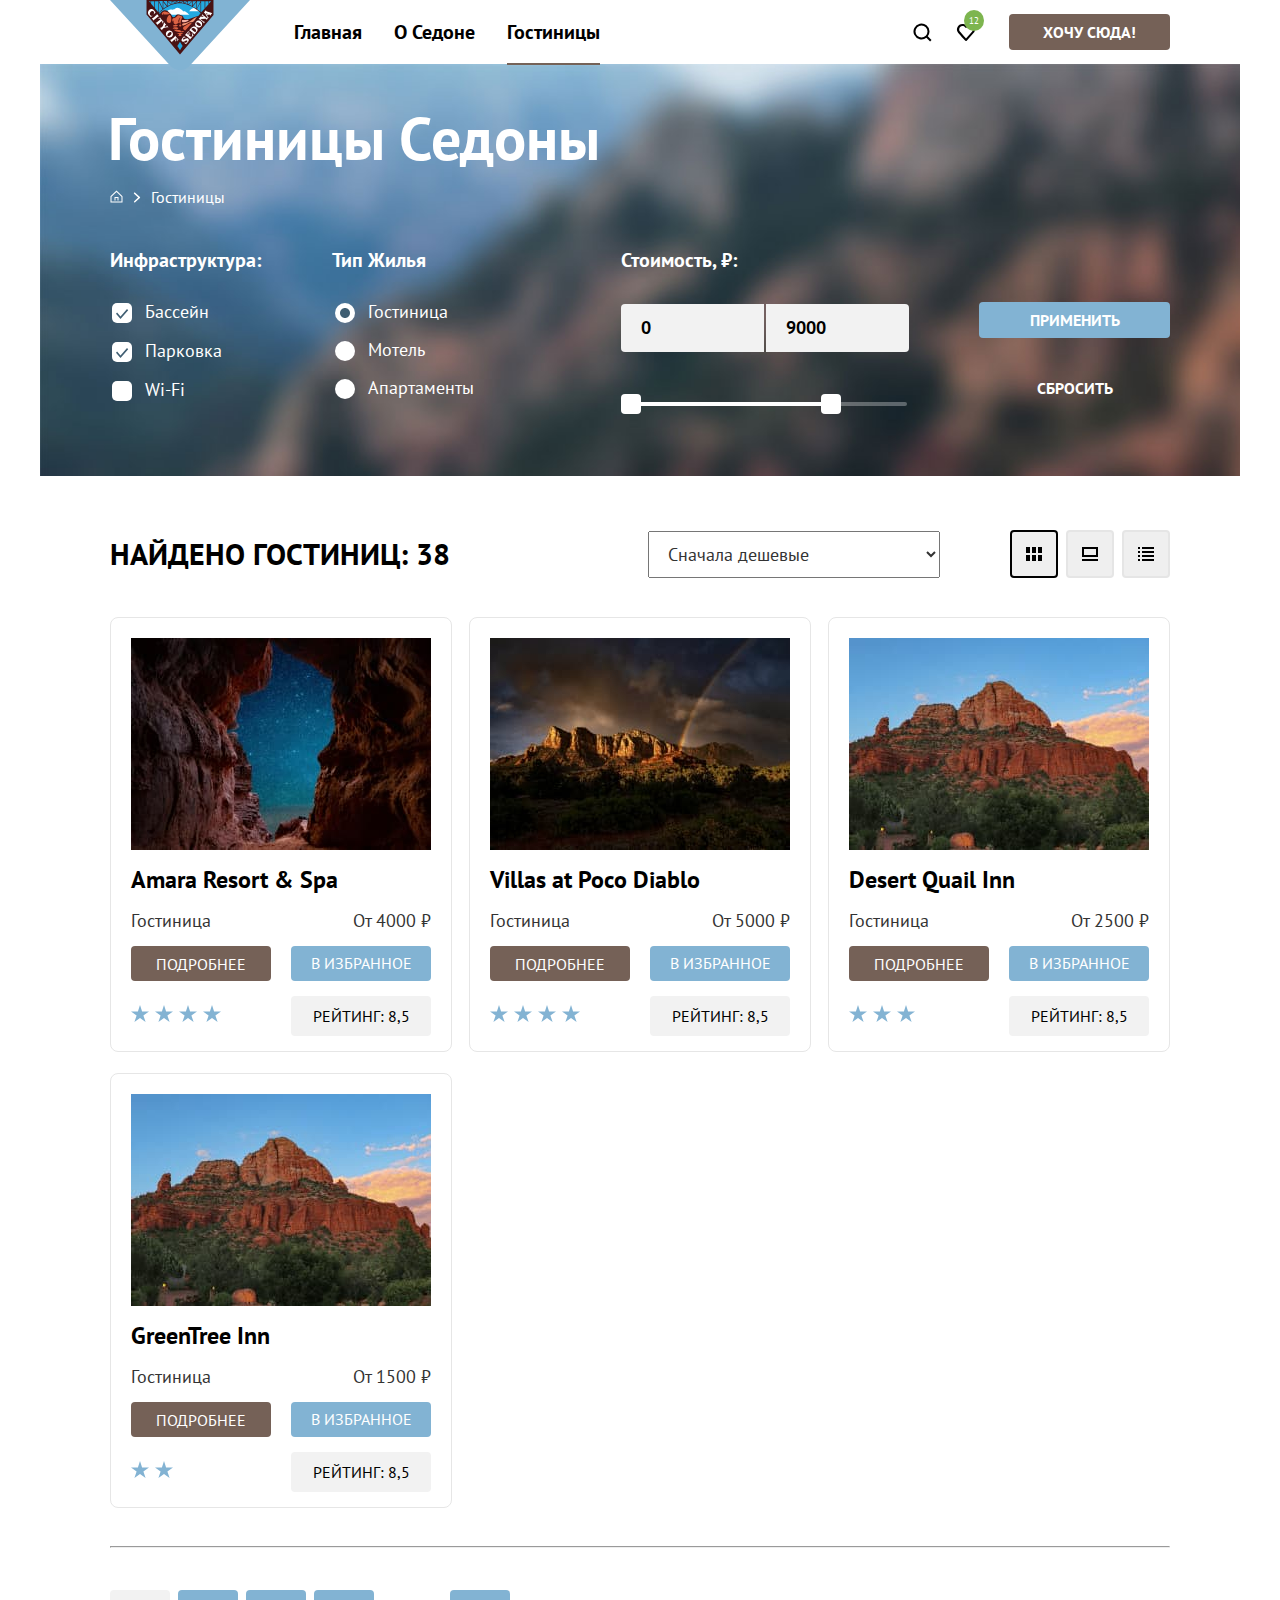
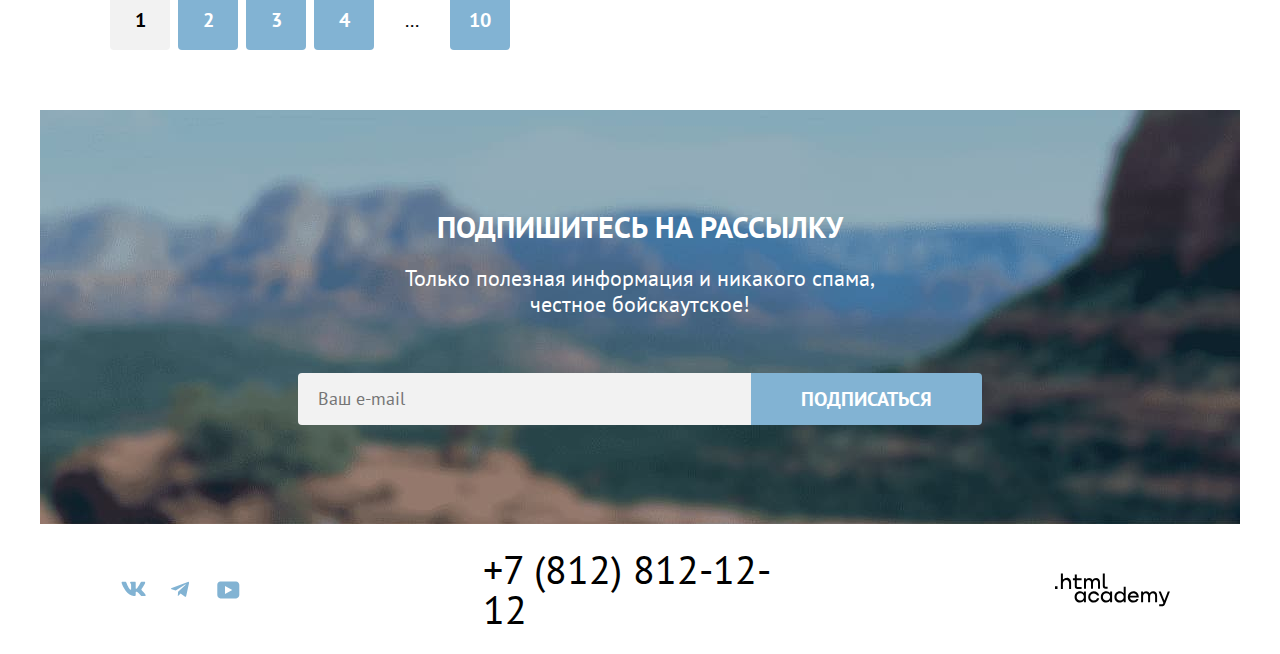
<file: 9/catalog.html>
<!DOCTYPE html>
<html lang="ru">
<head>
  <meta charset="UTF-8">
  <meta name="viewport" content="width=device-width, initial-scale=1.0">
  <title>HTML Academy: Седона каталог</title>
  <link rel="icon" href="favicon.ico">
  <link rel="icon" type="image/png" href="./Images/favicon.png">
  <link rel="stylesheet" href="styles/styles.css">
  <base href="https://htmlacademy-htmlcss.github.io/2208219-sedona-1/9/">
</head>
<body>
  <header class="page_header">
    <nav class="nav">
      <a href="#" class="main_header_logo">
        <img height="70" width="140" src="images/logo/logo.svg" alt="Логотип сайта Седона">
      </a>
      <ul class="nav_list">
        <li class="nav_item">
          <a class="nav_link" href="index.html">Главная</a>
        </li>
        <li class="nav_item">
          <a class="nav_link" href="#">О Седоне</a>
        </li>
        <li class="nav_item">
          <a class="nav_link nav_link_current" href="./catalog.html">Гостиницы</a>
        </li>
      </ul>
      <ul class="user_action_list">
        <li class="user_list">
          <ul class="user_buttons_list">
            <li class="user_item">
            <a class="search_button user_link" href="#">
              <svg  xmlns="http://www.w3.org/2000/svg" width="20" height="20" fill="currentColor">
                <path class="svg_search_button" fill="currentColor" d="m19.5 18-3.7-3.7a8 8 0 0 0 1.7-4.8 8 8 0 1 0-3.1 6.3l3.7 3.7 1.4-1.5Zm-10-2.5a6 6 0 0 1-6-6 6 6 0 0 1 12 0 6 6 0 0 1-6 6Z"/>
              </svg>
              <span class="visually_hidden">Поиск</span>
            </a>
            </li>
            <li class="user_item">
            <a class="heart_counter user_link" href="#">
              <svg xmlns="http://www.w3.org/2000/svg" width="20" height="20" fill="currentColor">
                <path class="svg_heart_counter" fill="currentColor" d="M9.9 19a.9.9 0 0 1-.8-.4c-5.4-6.1-6.7-7.5-7-7.9A5.4 5.4 0 0 1 6.5 2C7.8 2 9 2.5 10 3.3a5.46 5.46 0 0 1 9 4.1c0 1.3-.5 2.5-1.3 3.4l-7 7.9c-.2.2-.4.3-.8.3Zm-6-9.5c.3.4 3.5 4 6.1 6.9l6.2-7c.5-.5.7-1.2.7-2 0-1.8-1.5-3.3-3.3-3.3-1 0-2 .5-2.7 1.3-.3.3-.6.4-.9.4-.3 0-.6-.2-.8-.4-.7-.8-1.7-1.3-2.7-1.3-1.8 0-3.3 1.5-3.3 3.3-.1.9.3 1.6.7 2.1-.1 0-.1 0 0 0Z"/>
              </svg>
              <span class="visually_hidden">Избранное</span>
            </a>
            <span class="number_heart">12</span>
            </li>
          </ul>
        </li>
        <li class="nav_item">
          <a class="button_action nav_link" href="#">Хочу сюда!
          </a>
        </li>
      </ul>
    </nav>
</header>
<main class="main_catalog main_container">
  <div class="page_container">
    <h1 class="visually_hidden">Каталог гостиниц</h1>
    <section class="hotels">
      <div class="hotels_container">
        <div class="filter_title_container">
          <h2 class="section_title__hotels">Гостиницы Седоны</h2>
          <ul class="breadcrums">
            <li class="breadcrums_item home">
              <a class="breadcrums_link_home" href="./index.html">
                <span class="visually_hidden">Главная</span>

                <svg width="13" height="13" viewBox="0 0 13 13" fill="none" xmlns="http://www.w3.org/2000/svg">
                  <path d="M6.5 0.5L0.5 6.30006V12.5001H12.5V6.30006L6.5 0.5ZM11.5 11.5001H1.5V6.70005L6.5 1.9L11.5 6.70005V11.5001Z" fill="white"/>
                  <path d="M4.5 10.5001H5.5V8.00005H7.5V10.5001H8.5V7.00005H4.5V10.5001Z" fill="white"/>
                  </svg>
              </a>
            </li>
            <li class="breadcrums_item catalog">
              <a class="breadcrums_link">Гостиницы</a>
            </li>
          </ul>
        </div>
          <form class="hotel_options hotel_options_container" action="#" method="get">
            <div class="left_options">
              <fieldset class="options ">
              <legend class="options_title">Инфраструктура:</legend>
                <label class="label_options">
                  <input class="input_options_checkbox" type="checkbox" name="pool" checked>Бассейн
                </label>
                <label class="label_options">
                  <input class="input_options_checkbox" type="checkbox" name="parking" checked>Парковка
                </label>
                <label class="label_options">
                  <input class="input_options_checkbox" type="checkbox" name="wifi">Wi-Fi
                </label>
              </fieldset>
              <fieldset class="options">
              <legend class="options_title">Тип Жилья</legend>
              <label class="label_options">
                <input class="input_options_radio" type="radio" name="type_hotel" value="hotel" checked>Гостиница
              </label>
              <label class="label_options">
                <input class="input_options_radio" type="radio" name="type_hotel" value="motel">Мотель
              </label>
              <label class="label_options">
                <input class="input_options_radio" type="radio" name="type_hotel" value="apart">Апартаменты
              </label>
              </fieldset>
            </div>
            <div class="right_options">
              <fieldset class="hotel_price">
              <legend>Стоимость, ₽:</legend>
              <div class="wrapper_price">
                <div class="cost">
                  <input class="cost_input cost_input_left" type="number" min="0" max="100000" step="1" placeholder="0" value="0">
                  <input class="cost_input cost_input_right" type="number" min="0" max="100000" step="1" placeholder="9000" value="9000">
                </div>
                <div class="range_scale">
                  <div class="range_bar">
                    <button class="button_range toogle_min" type="button">
                      <span class="visually_hidden">Изменить минимальную цену.</span>
                    </button>
                    <button class="button_range toogle_max" type="button">
                      <span class="visually_hidden">Изменить максимальную цену.</span>
                    </button>
                    <span class="range_min"></span>
                    <span class="range_max"></span>
                  </div>
                </div>
              </div>
              </fieldset>
              <div class="button_container">
                <button class="submit" type="submit">Применить</button>
                <button class="reset" type="reset">Сбросить</button>
              </div>
            </div>
          </form>
        </div>
    </section>
    <section class="products">
      <div class="header_products">
        <h2 class="section_title">Найдено гостиниц:<span> 38</span></h2>
        <div class="select_control_container">
          <select class="select_control" aria-label="Сортировка">
            <option value="cheap" selected>Сначала дешевые</option>
            <option value="popular">Сначала популярные</option>
            <option value="expensive">Сначала дорогие</option>
          </select>
          <div class="select_button_container">
            <button class="button_lsit button_chosed table" type="button">
              <span class="visually_hidden">Отображать иконками</span>
            </button>
            <button class="button_lsit monitor" type="button">
              <span class="visually_hidden"> Весь экран</span>
            </button>
            <button class="button_lsit list_vision" type="button">
              <span class="visually_hidden">Отображать списком</span>
            </button>

          </div>
        </div>
      </div>
      <ul class="product_list">
        <li class="product">
            <a class="product_link" href="#">
              <img class="hotel_photo" src="images/hotels/hotel-1.jpg" height="212" width="300" alt="фото отеля">
              <h3 class="name_hotel">Amara Resort & Spa</h3>
            </a>
                <p class="hotel_text type">Гостиница</p>
                <p class="hotel_text price_hotel">От 4000 ₽</p>
              <a class="hotel_page" href="#">Подробнее</a>
              <button class="like_hotel" type="button">В избранное</button>
              <p class="star star-4"><span class="visually_hidden">Количество звезд:4</span>
                <svg width="18" height="17" viewBox="0 0 18 17" fill="none" xmlns="http://www.w3.org/2000/svg">
                  <g id="star 1" clip-path="url(#clip0_106283_80)">
                  <path id="Vector" d="M9 0L11.1 6.5H18L12.4 10.5L14.6 17L9 13L3.4 17L5.6 10.5L0 6.5H6.9L9 0Z" fill="#83B3D3"/>
                  </g>
                  <defs>
                  <clipPath id="clip0_106283_80">
                  <rect width="18" height="17" fill="white"/>
                  </clipPath>
                  </defs>
                </svg>
                <svg width="18" height="17" viewBox="0 0 18 17" fill="none" xmlns="http://www.w3.org/2000/svg">
                    <g id="star 1" clip-path="url(#clip0_106283_80)">
                    <path id="Vector" d="M9 0L11.1 6.5H18L12.4 10.5L14.6 17L9 13L3.4 17L5.6 10.5L0 6.5H6.9L9 0Z" fill="#83B3D3"/>
                    </g>
                    <defs>
                    <clipPath id="clip0_106283_80">
                    <rect width="18" height="17" fill="white"/>
                    </clipPath>
                    </defs>
                </svg>
                <svg width="18" height="17" viewBox="0 0 18 17" fill="none" xmlns="http://www.w3.org/2000/svg">
                    <g id="star 1" clip-path="url(#clip0_106283_80)">
                    <path id="Vector" d="M9 0L11.1 6.5H18L12.4 10.5L14.6 17L9 13L3.4 17L5.6 10.5L0 6.5H6.9L9 0Z" fill="#83B3D3"/>
                    </g>
                    <defs>
                    <clipPath id="clip0_106283_80">
                    <rect width="18" height="17" fill="white"/>
                    </clipPath>
                    </defs>
                </svg>
                  <svg width="18" height="17" viewBox="0 0 18 17" fill="none" xmlns="http://www.w3.org/2000/svg">
                    <g id="star 1" clip-path="url(#clip0_106283_80)">
                    <path id="Vector" d="M9 0L11.1 6.5H18L12.4 10.5L14.6 17L9 13L3.4 17L5.6 10.5L0 6.5H6.9L9 0Z" fill="#83B3D3"/>
                    </g>
                    <defs>
                    <clipPath id="clip0_106283_80">
                    <rect width="18" height="17" fill="white"/>
                    </clipPath>
                    </defs>
                </svg>
              </p>
              <p class="raiting_text">Рейтинг:<span class="raiting_value" id="raiting_value_1">8,5</span></p>
        </li>
        <li class="product">
          <a class="product_link" href="#">
            <img class="hotel_photo" src="images/hotels/hotel-2.jpg" height="212" width="300" alt="фото отеля">
            <h3 class="name_hotel">Villas at Poco Diablo</h3>
          </a>
              <p class="hotel_text type">Гостиница</p>
              <p class="hotel_text price_hotel">От 5000 ₽</p>
            <a class="hotel_page" href="#">Подробнее</a>
            <button class="like_hotel" type="button">В избранное</button>
            <p class="star star-4"><span class="visually_hidden">Количество звезд:4</span>
              <svg width="18" height="17" viewBox="0 0 18 17" fill="none" xmlns="http://www.w3.org/2000/svg">
                <g id="star 1" clip-path="url(#clip0_106283_80)">
                <path id="Vector" d="M9 0L11.1 6.5H18L12.4 10.5L14.6 17L9 13L3.4 17L5.6 10.5L0 6.5H6.9L9 0Z" fill="#83B3D3"/>
                </g>
                <defs>
                <clipPath id="clip0_106283_80">
                <rect width="18" height="17" fill="white"/>
                </clipPath>
                </defs>
              </svg>
              <svg width="18" height="17" viewBox="0 0 18 17" fill="none" xmlns="http://www.w3.org/2000/svg">
                  <g id="star 1" clip-path="url(#clip0_106283_80)">
                  <path id="Vector" d="M9 0L11.1 6.5H18L12.4 10.5L14.6 17L9 13L3.4 17L5.6 10.5L0 6.5H6.9L9 0Z" fill="#83B3D3"/>
                  </g>
                  <defs>
                  <clipPath id="clip0_106283_80">
                  <rect width="18" height="17" fill="white"/>
                  </clipPath>
                  </defs>
              </svg>
              <svg width="18" height="17" viewBox="0 0 18 17" fill="none" xmlns="http://www.w3.org/2000/svg">
                  <g id="star 1" clip-path="url(#clip0_106283_80)">
                  <path id="Vector" d="M9 0L11.1 6.5H18L12.4 10.5L14.6 17L9 13L3.4 17L5.6 10.5L0 6.5H6.9L9 0Z" fill="#83B3D3"/>
                  </g>
                  <defs>
                  <clipPath id="clip0_106283_80">
                  <rect width="18" height="17" fill="white"/>
                  </clipPath>
                  </defs>
              </svg>
              <svg width="18" height="17" viewBox="0 0 18 17" fill="none" xmlns="http://www.w3.org/2000/svg">
                  <g id="star 1" clip-path="url(#clip0_106283_80)">
                  <path id="Vector" d="M9 0L11.1 6.5H18L12.4 10.5L14.6 17L9 13L3.4 17L5.6 10.5L0 6.5H6.9L9 0Z" fill="#83B3D3"/>
                  </g>
                  <defs>
                  <clipPath id="clip0_106283_80">
                  <rect width="18" height="17" fill="white"/>
                  </clipPath>
                  </defs>
              </svg>
            </p>
            <p class="raiting_text">Рейтинг:<span class="raiting_value" id="raiting_value_1">8,5</span></p>
        </li>
        <li class="product">
        <a class="product_link" href="#">
          <img class="hotel_photo" src="images/hotels/hotel-3.jpg" height="212" width="300" alt="фото отеля">
          <h3 class="name_hotel">Desert Quail Inn</h3>
        </a>
            <p class="hotel_text type">Гостиница</p>
            <p class="hotel_text price_hotel">От 2500 ₽</p>
          <a class="hotel_page" href="#">Подробнее</a>
          <button class="like_hotel" type="button">В избранное</button>
          <p class="star star-4"><span class="visually_hidden">Количество звезд:4</span>
            <svg width="18" height="17" viewBox="0 0 18 17" fill="none" xmlns="http://www.w3.org/2000/svg">
              <g id="star 1" clip-path="url(#clip0_106283_80)">
              <path id="Vector" d="M9 0L11.1 6.5H18L12.4 10.5L14.6 17L9 13L3.4 17L5.6 10.5L0 6.5H6.9L9 0Z" fill="#83B3D3"/>
              </g>
              <defs>
              <clipPath id="clip0_106283_80">
              <rect width="18" height="17" fill="white"/>
              </clipPath>
              </defs>
            </svg>
            <svg width="18" height="17" viewBox="0 0 18 17" fill="none" xmlns="http://www.w3.org/2000/svg">
                <g id="star 1" clip-path="url(#clip0_106283_80)">
                <path id="Vector" d="M9 0L11.1 6.5H18L12.4 10.5L14.6 17L9 13L3.4 17L5.6 10.5L0 6.5H6.9L9 0Z" fill="#83B3D3"/>
                </g>
                <defs>
                <clipPath id="clip0_106283_80">
                <rect width="18" height="17" fill="white"/>
                </clipPath>
                </defs>
            </svg>
            <svg width="18" height="17" viewBox="0 0 18 17" fill="none" xmlns="http://www.w3.org/2000/svg">
                <g id="star 1" clip-path="url(#clip0_106283_80)">
                <path id="Vector" d="M9 0L11.1 6.5H18L12.4 10.5L14.6 17L9 13L3.4 17L5.6 10.5L0 6.5H6.9L9 0Z" fill="#83B3D3"/>
                </g>
                <defs>
                <clipPath id="clip0_106283_80">
                <rect width="18" height="17" fill="white"/>
                </clipPath>
                </defs>
            </svg>
          </p>
          <p class="raiting_text">Рейтинг:<span class="raiting_value" id="raiting_value_1">8,5</span></p>
        </li>
        <li class="product">
      <a class="product_link" href="#">
        <img class="hotel_photo" src="images/hotels/hotel-3.jpg" height="212" width="300" alt="фото отеля">
        <h3 class="name_hotel">GreenTree Inn</h3>
      </a>
          <p class="hotel_text type">Гостиница</p>
          <p class="hotel_text price_hotel">От 1500 ₽</p>
        <a class="hotel_page" href="#">Подробнее</a>
        <button class="like_hotel" type="button">В избранное</button>
        <p class="star star-4"><span class="visually_hidden">Количество звезд:2</span>
          <svg width="18" height="17" viewBox="0 0 18 17" fill="none" xmlns="http://www.w3.org/2000/svg">
            <g id="star 1" clip-path="url(#clip0_106283_80)">
            <path id="Vector" d="M9 0L11.1 6.5H18L12.4 10.5L14.6 17L9 13L3.4 17L5.6 10.5L0 6.5H6.9L9 0Z" fill="#83B3D3"/>
            </g>
            <defs>
            <clipPath id="clip0_106283_80">
            <rect width="18" height="17" fill="white"/>
            </clipPath>
            </defs>
          </svg>
          <svg width="18" height="17" viewBox="0 0 18 17" fill="none" xmlns="http://www.w3.org/2000/svg">
              <g id="star 1" clip-path="url(#clip0_106283_80)">
              <path id="Vector" d="M9 0L11.1 6.5H18L12.4 10.5L14.6 17L9 13L3.4 17L5.6 10.5L0 6.5H6.9L9 0Z" fill="#83B3D3"/>
              </g>
              <defs>
              <clipPath id="clip0_106283_80">
              <rect width="18" height="17" fill="white"/>
              </clipPath>
              </defs>
          </svg>
        </p>
        <p class="raiting_text">Рейтинг:<span class="raiting_value" id="raiting_value_1">8,5</span></p>
    </li>
      </ul>
      <hr class="catalog_horizont">
      <div class="footer_products">
        <div class="pagination_wrapper">
          <ol class="pagination__list">
            <li class="pagination__item pagination__current">
              <a class="pagination__link" href="#">1</a>
            </li>
            <li class="pagination__item">
              <a class="pagination__link" href="#">2</a>
            </li>
            <li class="pagination__item">
              <a class="pagination__link" href="#">3</a>
            </li>
            <li class="pagination__item">
              <a class="pagination__link" href="#">4</a>
            </li>
            <li class="pagination__item dots"><span>...</span></li>
            <li class="pagination__item">
              <a class="pagination__link" href="#">10</a>
            </li>
          </ol>
        </div>
      </div>
    </section>
    <footer class="main_footer">
      <section class="subscribe">
        <div class="subscribe_container">
          <h2 class="subscribe_title">Подпишитесь на рассылку</h2>
          <p class="subscribe_text">Только полезная информация и никакого спама, честное бойскаутское!</p>
          <form class="subscribe_form" action="#" method="post">
            <input class="input_subscribe" type="email" name="e_mail" id="e_mail" placeholder="Ваш e-mail" required>
            <button class="e_mail_button" type="submit">Подписаться</button>
          </form>
        </div>
      </section>
      <section class="contacts">
        <h2 class="visually_hidden">Контакты</h2>
          <section class="contact_social_list">
              <div class="contacts_item">
                <span class="visually_hidden">Ссылка в контакте.</span>
                <a class="link vkontakte" href="https://vk.com/htmlacademy">
                  <svg xmlns="http://www.w3.org/2000/svg" width="25" height="15" fill="none">
                    <path class="svg_link" fill="currentColor" fill-rule="evenodd" d="M24.1 1.8c.2-.5 0-1-.8-1h-2.6c-.7 0-1 .4-1.1.8 0 0-1.4 3.2-3.3 5.3-.6.6-.9.8-1.2.8-.2 0-.4-.2-.4-.8V1.8c0-.7-.2-1-.8-1h-4c-.5 0-.8.4-.8.6 0 .7 1 .8 1 2.6v3.8c0 .8 0 1-.4 1-.9 0-3-3.3-4.3-7-.3-.7-.5-1-1.2-1H1.6c-.8 0-1 .4-1 .8 0 .7 1 4 4.2 8.5C7 13.2 10 15 12.8 15c1.7 0 1.9-.4 1.9-1v-2.4c0-.7.2-.8.7-.8.4 0 1 .1 2.6 1.6 1.8 1.8 2 2.6 3 2.6h2.7c.7 0 1.1-.4 1-1.1a12 12 0 0 0-2.3-3c-.6-.8-1.5-1.5-1.8-2-.4-.4-.3-.6 0-1 0 0 3.2-4.5 3.5-6Z" clip-rule="evenodd"/>
                  </svg>
                </a>
              </div>
              <div class="contacts_item">
                <span class="visually_hidden">Ссылка телеграмм.</span>
                <a class="link telegramm" href="https://t.me/htmlacademy ">
                  <svg  xmlns="http://www.w3.org/2000/svg" width="18" height="16" fill="none">
                    <path class="svg_link" fill="currentColor" d="M16.8 1 .8 7c-1 .4-1 1-.2 1.3l4.1 1.3 9.5-6c.5-.3.9-.1.5.2l-7.6 7-.3 4.1c.4 0 .6-.2.8-.4l2-2 4.1 3.1c.8.5 1.3.3 1.5-.7L18 2.2c.3-1-.4-1.6-1.1-1.2Z"/>
                  </svg>
                </a>
              </div>
              <div class="contacts_item">
                <span class="visually_hidden">Ссылка на ютуб канал.</span>
                <a class="link you_tube" href="https://www.youtube.com/user/htmlacademyru">
                  <svg xmlns="http://www.w3.org/2000/svg" width="23" height="18" fill="none">
                    <path class="svg_link" fill="currentColor" d="M19 .4H3.4C1.6.4.3 2 .3 3.8v10c0 2 1.3 3.6 3.2 3.6h15.7c1.6 0 3.1-1.6 3.1-3.4V3.8C22.1 2 20.8.4 19 .4ZM8 12.9v-8l7.3 4-7.3 4Z"/>
                  </svg>
                </a>
              </div>
          </section>
          <section class="telephone">
            <a class="tel" href="tel:+78128121212">
              <span class="tel_numbers">+7 (812) 812-12-12</span>
            </a>
          </section>
          <section class="logo_htmlacademy">
            <a class="link html_academy" href="https://htmlacademy.ru/">
              <svg xmlns="http://www.w3.org/2000/svg" width="115" height="34" fill="none">
                <path class="svg_html_academy" fill="currentColor" d="M0 13.3v2.6h2.5v-2.6H0Zm11.6-8.4c-1.6 0-2.8.7-3.6 1.7h-.1V.4h-2v15.5h2v-5.3C7.9 8.5 9.2 7 11.2 7c1.8 0 2.9 1.4 2.9 3.2v5.7h2V9.8c.1-3-1.8-5-4.5-5Zm15 .3h-4.8V1.5h-2v3.8h-1.9v2h1.9v6c0 1.7 1 2.7 2.7 2.7h4.1v-2h-3.7c-.7 0-1.1-.4-1.1-1.1V7.2h4.8v-2ZM41.1 5c-1.6 0-2.9.8-3.5 2h-.1a3.7 3.7 0 0 0-3.4-2c-1.4 0-2.5.8-3.1 1.8h-.1V5.2H29v10.6h2v-5.4c0-2 1-3.5 2.6-3.5 1.5 0 2.4 1 2.4 2.6v6.3h2v-5.6c0-2.4 1.4-3.3 2.6-3.3 1.5 0 2.4 1 2.4 2.6v6.3h2V9.3c.1-2.5-1.4-4.3-3.9-4.3Zm6.7 8c0 1.8 1 2.8 2.8 2.8h2v-2h-1.7c-.7 0-1.1-.4-1.1-1.1V.4h-2V13Zm-18.9 7a4.9 4.9 0 0 0-3.9-1.7c-3.1 0-5.4 2.3-5.4 5.6s2.3 5.6 5.4 5.6c1.8 0 3-.8 3.8-2h.1v1.7h2V18.6h-2V20Zm-3.6 7.5a3.5 3.5 0 0 1-3.6-3.6c0-2 1.4-3.6 3.6-3.6s3.6 1.6 3.6 3.6c0 1.9-1.4 3.6-3.6 3.6Zm18.9-5.1c-.5-2.4-2.6-4.1-5.4-4.1a5.4 5.4 0 0 0-5.6 5.6c0 3 2.2 5.6 5.6 5.6 2.8 0 4.9-1.8 5.4-4.2h-2.1a3.4 3.4 0 0 1-3.3 2.3 3.5 3.5 0 0 1-3.6-3.6c0-2 1.4-3.6 3.6-3.6 1.6 0 2.8 1 3.3 2.2h2.1v-.2ZM55.1 20a4.9 4.9 0 0 0-3.9-1.7c-3.1 0-5.4 2.3-5.4 5.6s2.3 5.6 5.4 5.6c1.8 0 3-.8 3.8-2h.1v1.7h2V18.6h-2V20Zm-3.6 7.5a3.5 3.5 0 0 1-3.6-3.6c0-2 1.4-3.6 3.6-3.6s3.6 1.6 3.6 3.6c0 1.9-1.5 3.6-3.6 3.6Zm17.2-7.3a5 5 0 0 0-3.9-2c-3.1 0-5.4 2.4-5.4 5.7 0 3.3 2.2 5.6 5.4 5.6 1.7 0 3-.8 3.8-1.8h.1v1.5h2V13.8h-2v6.4Zm-3.6 7.3a3.5 3.5 0 0 1-3.6-3.6c0-2 1.4-3.6 3.6-3.6s3.6 1.6 3.6 3.6c-.1 2-1.5 3.6-3.6 3.6Zm13.2-9.2a5.4 5.4 0 0 0-5.5 5.6c0 3 2.1 5.6 5.5 5.6 2.5 0 4.5-1.3 5.2-3.6h-2.1c-.5 1-1.6 1.6-3 1.6-1.9 0-3.3-1.3-3.4-3h8.8c.2-3.5-2-6.2-5.5-6.2Zm0 1.9c1.7 0 3 1 3.3 2.6h-6.5a3.2 3.2 0 0 1 3.2-2.6Zm19.9-1.9a4 4 0 0 0-3.6 2h-.1c-.6-1.2-1.8-2-3.4-2-1.4 0-2.5.7-3.1 1.8v-1.5h-1.9v10.6h2v-5.4c0-2 1-3.4 2.6-3.5 1.5 0 2.4 1 2.4 2.6v6.3h2v-5.6c0-2.4 1.4-3.3 2.6-3.3 1.5 0 2.4 1 2.4 2.6v6.3h2v-6.5c.1-2.6-1.4-4.4-3.9-4.4Zm11.2 9.1-3.6-9h-2.2l4.8 11.7c-.3.9-.7 1.2-1.7 1.2h-2.5v2h2.5c1.8 0 2.8-.8 3.5-2.6l4.7-12.2h-2.1l-3.4 8.9Z"/>
              </svg>
              <span class="visually_hidden">Ссылка на сайт HTML академии</span>
            </a>
          </section>
        </ul>
      </section>
    </footer>
    <div class="modal_container visually_hidden">
      <div class="modal modal_auth">
        <button class="modal_close_button">
          <span class="visually_hidden">Закрыть</span>
        </button>
        <section class="modal_content">
          <form class="auth_form" method="post">
            <h2 class="modal_title">Поиск гостиницы в Седоне</h2>
            <p class="check_in_field field_group">
              <label class="check_in_title" for="check_in">Дата Заезда:</label>
              <input class="check_in_input field" type="text" id="check_in" name="check_in" placeholder="Укажите дату заезда" value="27 апреля 2020">
            </p>
            <p class="check_out_field field_group">
              <label class="check_out_title" for="check_out">Дата Выезда:</label>
              <input class="check_out_input field" type="text" id="check_out" name="check_out" placeholder="Укажите дату выезда" value="1 сентября 2023">
            </p>
            <p class="field_group">
              <label class="adults_title" for="adults">Взрослые:</label>
              <button class="modal_buttons minus_button">
                <span class="visually_hidden" >Убавить</span>
              </button>
              <input class="adults_field small_field" type="number" id="adults" name="adults" placeholder="0"  value="2">
              <button class="modal_buttons plus_button">
                <span class="visually_hidden">Прибавить</span>
              </button>
            </p>
            <p class="field_group">
              <span class="form_label form_label_icon">
                <label class="kids_title" for="kids">Дети:</label>
                <span class="tooltip">
                  <button class="tooltip_toggle" aria-labelledby="tooltip-label-date" type="button">
                    <svg class="tooltip_icon" width="20" height="20" viewBox="0 0 20 20" fill="none" xmlns="http://www.w3.org/2000/svg">
                      <path fill-rule="evenodd" clip-rule="evenodd" d="M9 4H11V6H9V4ZM11 16H9V7H11V16Z" fill="white"/>
                    </svg>
                    <span class="tooltip_text" role="tooltip" id="tooltip-label-date">Укажите количество детей, которые будут с вами, возраст которых от 6 до 18 лет. Дети до 6 лет размещаются бесплатно.</span>
                  </button>
                </span>
              </span>
              <button class="modal_buttons minus_button">
                <span class="visually_hidden">Убавить</span>
              </button>
              <input class="kids_field small_field" type="number" id="kids" name="kids" placeholder="0"  value="2">
              <button class="modal_buttons plus_button">
                <span class="visually_hidden">Прибавить</span>
              </button>
            </p>
            <button class="button_search" type="submit">
              <a class="submit_modal" href="#">Найти</a>
            </button>
          </form>
        </section>
      </div>
    </div>

</div>
</main>
</body>
</html>
</file>
<file: styles/styles.css>
@font-face {
  font-family: "PT Sans";
  font-weight: 400;
  font-style: normal;
  font-display: swap;
  src: url("../fonts/ptsans-400.woff2");
}

@font-face {
  font-family: "PT Sans";
  font-weight: 700;
  font-style: normal;
  font-display: swap;
  src: url("../fonts/ptsans-700.woff2");
}

html {
  height: 100%;
}

input::-webkit-outer-spin-button,
input::-webkit-inner-spin-button {
  -webkit-appearance: none;
}

input[type='number'] {
  -moz-appearance: textfield;
}

* {
  box-sizing: border-box;
  list-style-type: none;
}

body {
  display: flex;
  flex-direction: column;
  align-items: center;
  min-height: 100%;
  margin: 0;
  background-color: #ffffff;
  font-family: "PT Sans", Arial, sans-serif;
  color: #000000;
  font-size: 400;
}

.visually_hidden {
  position: absolute;
  width: 1px;
  height: 1px;
  margin: -1px;
  padding: 0;
  border: 0;
  clip: rect(0 0 0 0);
  overflow: hidden;
}

.page_header {
  width: 1200px;
  box-shadow: 0 0 15px 0 rgba(0, 0, 0, 0.20);
}

.main_container {
  flex-grow: 1;
  box-shadow: 0 5px 15px 0 rgba(0, 0, 0, 0.20);
}

.nav {
  display: flex;
  margin: 0;
  padding: 0 70px;
  align-items: center;
  min-height: 64px;
}

.nav_list {
  list-style-type: none;
  max-width: 385px;
  margin: 0;
  padding: 0 0 0 39px;
  display: flex;
  flex-wrap: wrap;
  align-items: center;
  gap: 22px;
}

.nav_item,
.user_item {
  position: relative;
  display: flex;
  align-items: center;
  height: inherit;
  min-width: 44px;
  justify-content: center;
}

.nav_link_current::before {
  position: absolute;
  right: 5px;
  top: 47px;
  left: 5px;
  height: 2px;
  background-color: #756257;
  content: "";
}

.user_action_list {
  min-width: 268px;
  margin: 0 0 0 auto;
  list-style-type: none;
  padding: 0;
  display: flex;
  justify-content: flex-end;
  flex-wrap: wrap;
  gap: 33px;
  height: inherit;
}

.user_list {
  height: 100%;
}

.nav_buttons_list,
.user_buttons_list {
  margin: 0;
  list-style-type: none;
  padding: 0;
  display: flex;
  height: 100%;
  align-items: center;
  margin-left: auto;
  margin-right: 20px;
}

.main_header_logo {
  height: 64px;
  overflow: visible;
  z-index: 1;
  align-self: flex-start;
}

.nav_link,
.user_link {
  font-family: inherit;
  text-decoration: none;
  color: inherit;
  font-weight: 700;
  font-size: 20px;
  line-height: 24px;
  padding: 5px;
  text-transform: capitalize;
}

.nav_link:hover,
.user_link:hover {
  cursor: pointer;
  color: #5d4d4d;
}

.nav_link:focus-visible,
.user_link:focus-visible {
  box-shadow: inset 0 0 0 3px #82b3d3;
  border-radius: 6px;
  outline: none;
}

.nav_link:active,
.user_link:active {
  color: #1715154d;
}

.search_button {
  display: flex;
  height: 100%;
  width: 44px;
  padding: 0;
  align-items: center;
  justify-content: center;
}

.heart_counter {
  display: flex;
  height: 100%;
  width: 44px;
  padding: 0;
  align-items: center;
  justify-content: center;
}

.number_heart {
  position: absolute;
  background-color: #7db54f;
  border-radius: 50%;
  padding: 5px;
  top: 10px;
  left: 20px;
  font-size: 9px;
  color: #ffffff;
  cursor: pointer;
}

.svg_heart_counter {
  fill: inherit;
}

.button_action_wrapper {
  display: flex;
  flex-wrap: wrap;
  max-width: 160px;
}

.button_action {
  color: #ffffff;
  background-color: #756157;
  padding: 6px 34px;
  border-radius: 4px;
  text-decoration: none;
  display: flex;
  font-size: 16px;
  text-transform: uppercase;
  max-width: 160px;
  flex-wrap: wrap;
}

.button_action:hover {
  background-color: #615048;
  color: #ffffff;
}

.button_action.nav_link:focus-visible {
  background-color: #615048;
}

.button_action:active {
  background-color: #756157;
  color: #ffffff4d;
}

.page_container {
  width: 1200px;
  margin: 0 auto;
}

.hero {
  position: relative;
  text-align: center;
  background-image: url("../images/photos/background.jpg");
  background-size: cover;
  min-width: 1200px;
  min-height: 485px;
  background-repeat: no-repeat;
}

.hero::after {
  position: absolute;
  content: "";
  width: 1200px;
  height: 57px;
  background-image: url("./../images/icons/hero-divider.svg");
  left: 0;
  bottom: 0;
}

.hero_img {
  margin-top: 51px;
}

.welcome {
  min-width: 100%;
  text-align: center;
  padding-top: 70px;
  padding-bottom: 90px;
}

.welcome_title {
  width: 620px;
  font-weight: 700;
  font-size: 30px;
  line-height: 36px;
  text-align: center;
  text-transform: uppercase;
  margin: 0 auto 25px auto;
}

.welcome_text {
  width: 651px;
  font-size: 22px;
  text-align: center;
  line-height: 26px;
  margin: 0 auto;
}

.advantages {
  display: flex;
  flex-direction: column;
  align-items: flex-start;
}

.list {
  list-style-type: none;
  display: grid;
  grid-template-columns: repeat(3, 400px);
  width: 1200px;
  margin: 0;
  padding: 0;
}

.list_item,
.list_item_turism {
  display: flex;
  flex-direction: column;
  justify-content: center;
  align-items: center;
  min-height: 385px;
  text-align: center;
  gap: 60px;
  flex-grow: 1;
  background-repeat: no-repeat;
}

.list_item_turism {
  padding-top: 181px;
  display: flex;
  gap: 0;
  justify-content: flex-start;
  padding-bottom: 75px;
}

.list_item:not(.wide) {
  padding: 70px 0;
}

.house {
  background-image: url("../images/icons/advantage.svg");
  background-position: 162px 82px;
}

.food {
  background-image: url("../images/icons/food.svg");
  background-position: 163px 83px
}

.gifts {
  background-image: url("../images/icons/gift.svg");
  background-position: 168px 80px;
}

.list_item h3 {
  position: relative;
  font-weight: 700;
  font-size: 24px;
  text-transform: uppercase;
  line-height: 28px;
  width: 172px;
  margin: 0;
}

.list_item p {
  font-size: 18px;
  line-height: 21px;
  width: 230px;
  margin: 0;
}

.wrapper_turism {
  padding: 30px 85px;
  width: auto;
  display: flex;
  flex-direction: column;
  align-items: center;
  justify-content: center;
  text-align: center;
}

.list_item_turism img {
  margin: 0;
}

.list_item_turism h3 {
  font-weight: 700;
  font-size: 24px;
  text-transform: uppercase;
  line-height: 28px;
  margin: 0;
  width: 172px;
}

.list_item_turism hr {
  width: 60px;
}

.list_item_turism p {
  font-size: 18px;
  line-height: 21px;
  margin: 0;
  width: 230px;
  padding-top: 30px;
}

.wide {
  align-self: stretch;
  grid-column: span 2;
}

.wide img {
  height: 100%;
  object-fit: cover;
}

.list_item:first-of-type:not(.wide),
.list_item:last-of-type:not(.wide) {
  color: #ffffff;
  background-color: #82b3d3;
}

.list_item:first-of-type:not(.wide) h3:before,
.list_item:last-of-type:not(.wide) h3:before {
  position: absolute;
  content: "";
  border: #ffffff4d solid 1px;
  width: 60px;
  top: 84px;
  left: 55px;
}

.list_item:nth-child(2n+3):not(:first-child,:last-child,.wide) h3:before,
.list_item:nth-child(2n+4):not(:first-child,:last-child,.wide) h3:before {
  position: absolute;
  content: "";
  border: #0000004d solid 1px;
  width: 60px;
  top: 84px;
  left: 55px;
}

.list_item:nth-child(2n+3):not(:first-child,:last-child,.wide) {
  background-color: #83b3d31f;
}

.list_item:nth-child(2n+4):not(:first-child,:last-child,.wide) {
  background-color: #83b3d333;
}

.turism_info {
  padding-top: 64px;
  gap: 63px;
}

.turism_info__title {
  font-size: 30px;
  font-weight: 700;
  line-height: 36px;
  text-align: center;
  text-transform: uppercase;
  width: 505px;
  margin: 0 auto 20px auto;
}

.turism_info__description {
  font-size: 22px;
  line-height: 26px;
  text-align: center;
  margin: 0 auto 63px auto;
}

.list_item_turism:nth-child(2n) {
  background-color: #ffffff;
}

.list_item_turism:nth-child(2n+1) {
  background-color: #83b3d333;
}

.hotel_action {
  display: flex;
  min-width: 100%;
  flex-direction: column;
  align-items: center;
  margin: 0;
  padding-top: 95px;
  gap: 53px;
  padding-bottom: 95px;
}

.hotel_action_title {
  font-size: 30px;
  font-weight: 700;
  text-align: center;
  text-transform: uppercase;
  margin: 0;
}

.hotel_action_text {
  font-size: 22px;
  line-height: 26px;
  text-align: center;
  margin: 0;
}

.hotel_action_wrapper {
  display: flex;
  flex-direction: column;
  gap: 20px;
}

.button {
  display: inline-block;
  padding: 8px 50px;
  text-align: center;
  border-radius: 4px;
  width: auto;
  color: #ffffff;
  text-decoration: none;
  background-color: #756157;
  font-size: 20px;
  font-weight: 700;
  text-transform: uppercase;
  line-height: 36px;
  margin: 0;
  max-width: 376px;
}

.button:hover {
  background-color: #615048;
}

.button:focus {
  background-color: #615048;
}

.button:active {
  background-color: #756157;
  color: #ffffff4d;
}

.subscribe {
  background-image: url("../images/photos/subscribe.jpg");
  width: 1200px;
  min-height: 414px;
  text-align: center;
  background-repeat: no-repeat;
  background-size: cover;
  background-color: #756257;
}

.subscribe_title {
  font-weight: 700;
  font-size: 30px;
  line-height: 36px;
  text-transform: uppercase;
  margin: 0;
}

.subscribe_text {
  font-size: 22px;
  line-height: 26px;
}

.contacts {
  min-width: 100%;
  display: flex;
  align-items: center;
  min-height: 130px;
  padding: 0 70px 0 80px;
}

.contacts_list {
  list-style-type: none;
  display: grid;
  grid-template-columns: 142px auto 115px;
  gap: 96px;
  margin: 0;
  padding: 0;
  width: 1200px;
  min-height: 130px;
  justify-items: center;
  align-items: center;
  justify-content: space-around;
}

.contact_social_list {
  list-style-type: none;
  display: flex;
  min-height: 40px;
  align-items: center;
  padding: 0;
  gap: 19px;
  flex-wrap: wrap;
  max-width: 150px;
}

.vkontakte {
  transform: translate(1px, 1px);
}

.telegramm {
  transform: translate(4px, 2px);
}

.you_tube {
  transform: translate(3px, 2px);
}

.telephone {
  display: flex;
  width: 331px;
  min-height: 40px;
  justify-content: center;
  align-items: center;
  margin: 0 auto;
  flex-wrap: wrap;
  flex-basis: 351px;
  padding-left: 10px;
}

.tel {
  font-size: 40px;
  text-decoration: none;
  color: inherit;
  line-height: 40px;
  text-transform: uppercase;
}

.tel:hover {
  color: #756157;
}

.tel:focus-visible {
  color: #756157;
  outline: none;
}

.tel:active {
  opacity: 0.3;
}

.link.html_academy {
  display: block;
  width: 115px;
  height: 33px;
  color: #000000;
}

.link.html_academy:hover {
  color: #756157;
  outline: none;
}

.link.html_academy:focus-visible {
  color: #756157;
  outline: none;
}

.html_academy:active {
  opacity: 0.5;
}

.hotels_container {
  display: flex;
  flex-direction: column;
  align-items: flex-start;
  align-self: stretch;
  min-width: 1062px;
}

.hotels {
  background-image: url("../images/photos/background_blur.jpeg");
  background-repeat: no-repeat;
  background-color: #756257;
  background-size: cover;
  display: flex;
  width: 1200px;
  padding: 35px 70px 70px 68px;
  flex-direction: column;
  align-items: flex-start;
}

.filter_title_container {
  display: flex;
  flex-direction: column;
  align-items: flex-start;
  align-self: stretch;
}

.section_title__hotels {
  font-size: 60px;
  font-weight: 700;
  color: #ffffff;
  line-height: 78px;
  margin: 0;
}

.breadcrums {
  list-style-type: none;
  margin: 0;
  padding: 0;
  display: flex;
  justify-content: flex-start;
  align-items: center;
  gap: 10px;
  margin-top: 10px;
  flex-wrap: wrap;
}

.home {
  width: 13px;
  height: 13px;
}

.catalog {
  color: #ffffff;
  background-image: url("../images/icons/arrow_right.svg");
  background-repeat: no-repeat;
  background-position-y: center;
  background-position-x: 2px;
  display: flex;
  width: 91px;
  height: 21px;
  padding: 0 0 0 20px;
}

.hotel_options_container {
  display: flex;
  justify-content: space-between;
  align-items: flex-start;
  align-self: stretch;
  margin-top: 40px;
}

.left_options {
  display: flex;
  align-items: flex-start;
  gap: 67px;
}

.right_options {
  display: flex;
  gap: 72px;
}

.options {
  display: flex;
  flex-direction: column;
  align-items: flex-start;
  font-size: 18px;
  line-height: 23px;
  color: #ffffff;
  border: none;
  padding: 0;
  margin: 0;
  gap: 15px;
  max-width: 200px;
}

.options_title {
  font-size: 20px;
  font-weight: 700;
  line-height: 24px;
  color: #ffffff;
  margin-bottom: 28px;
}

.hotel_price {
  display: flex;
  flex-direction: column;
  align-items: flex-start;
  border: 0;
  padding: 0;
  margin: 0;
}

.hotel_price legend {
  font-size: 20px;
  font-weight: 700;
  line-height: 24px;
  color: #ffffff;
  margin-bottom: 32px;
  padding: 0;
}

.button_container {
  display: flex;
  flex-direction: column;
  align-items: center;
  gap: 32px;
  justify-content: flex-end;
}

.submit:hover {
  background-color: #68a2ca;
  cursor: pointer;
}

.submit:focus-visible {
  background-color: #68a2ca;
  outline: none;
}

.submit:active {
  color: #ffffff4d;
}

.submit {
  padding: 8px 20px;
  background-color: #82b3d3;
  border-radius: 4px;
  border: 0;
  font-family: inherit;
  font-size: 16px;
  font-weight: 700;
  line-height: 20px;
  color: #ffffff;
  text-transform: uppercase;
  width: 191px;
}

.reset {
  box-sizing: border-box;
  padding: 8px 20px;
  background-color: #82b2d300;
  border: 0;
  font-family: inherit;
  font-size: 16px;
  font-weight: 700;
  line-height: 20px;
  color: #ffffff;
  text-transform: uppercase;
}

.reset:hover {
  opacity: 0.6;
  cursor: pointer;
}

.reset:focus-visible {
  outline: solid 2px #68a2ca;
  border-radius: 4px;
}

.reset:active {
  opacity: 0.3;
}

.cost input {
  font-family: inherit;
  font-size: 18px;
  font-weight: 700;
  line-height: 24px;
  width: 143px;
  padding: 12px 20px;
  background: #f2f2f2;
  border: 0;
  margin-right: -2px;
  position: relative;
}

.cost_input_left {
  border-radius: 4px 0 0 4px;
}

.cost_input_left::after {
  content: "1000";
  position: absolute;
  top: 0;
  left: 0;
  border: #000000 solid 2px;
}

.range-price-label {
  width: 143px;
  position: relative;
}

.range-price-label span {
  position: absolute;
  font-size: 18px;
  line-height: 24px;
  color: rgba(0, 0, 0, 0.3);
  top: -15%;
  right: 20px;
}

.cost_input_right {
  border-radius: 0 4px 4px 0;
}

.page_container {
  display: flex;
  flex-direction: column;
  align-items: center;
}

.section_title {
  font-size: 30px;
  font-weight: 700;
  line-height: 36px;
  text-transform: uppercase;
  margin: 0;
  max-width: 500px;
}

.products {
  display: flex;
  padding: 54px 70px 0 70px;
  flex-direction: column;
}

.product_list {
  display: grid;
  grid-template-columns: 342px 342px 342px;
  gap: 21px 17px;
  padding: 0;
  margin: 0;
  margin-top: 39px;
  padding-bottom: 30px;
  border-bottom: 2px solid #e6e6e6;
}

.product {
  display: grid;
  grid-template-columns: 140px 140px;
  min-width: 300px;
  min-height: 399px;
  padding: 20px 20px;
  border-radius: 8px;
  column-gap: 20px;
  row-gap: 15px;
  border: 1px solid #e6e6e6;
  align-content: flex-start;
}

.header_products {
  display: flex;
  justify-content: space-between;
  align-items: center;
  align-self: stretch;
}

.select_control_container {
  display: flex;
  align-items: center;
  gap: 70px;
}

.select_button_container {
  display: flex;
  gap: 8px;
  max-width: 160px;
  flex-wrap: wrap;
}

.button_lsit {
  background-repeat: no-repeat;
  background-position: center;
  height: 48px;
  width: 48px;
  border-radius: 4px;
  border: 2px solid #e5e5e5;
  background-color: #ffffff;
}

.button_lsit:hover {
  border: solid 2px #000000;
  cursor: pointer;
}

.button_lsit:focus-visible {
  border: solid 2px #68a2ca;
  outline: none;
}

.button_lsit:active {
  border: solid 2px #000;
}

.button_chosed {
  border-radius: 4px;
  border: 2px solid #000;
}

.table {
  background-image: url("../images/icons/table.svg");
}

.monitor {
  background-image: url("../images/icons/monitor.svg");
}

.list_vision {
  background-image: url("../images/icons/list.svg");
}

.select_control {
  font-family: inherit;
  font-size: 18px;
  line-height: 21px;
  color: #333333;
  display: flex;
  width: 292px;
  padding: 10px 15px;
  justify-content: space-between;
  align-items: center;
  appearance: none;
  position: relative;
  background-image: url("../images/icons/select_arrow.svg");
  background-position-y: center;
  background-repeat: no-repeat;
  background-position-x: 260px;
  border-radius: 4px;
  border: 2px solid #e5e5e5;
  background-color: #ffffff;
}

.select_control:hover {
  box-shadow: inset 0 0 0 2px #68a2ca;
  border-radius: 5px;
}

.select_control:focus-visible {
  box-shadow: inset 0 0 0 2px #68a2ca;
  outline: none;
  border-radius: 5px;
}

.select_control:not(:placeholder-shown):hover {
  box-shadow: inset 0 0 0 2px #3f5e72;
}

.select_control:disabled {
  box-shadow: inset 0 0 0 2px #0000004d;
  color: #0000004d;
}

.product_link,
.hotel_page {
  text-decoration: none;
  color: inherit;
  grid-column: span 2;
}

.product_link img {
  width: 300px;
  height: 212px;
  object-fit: cover;
}

.name_hotel {
  font-size: 24px;
  font-weight: 700;
  line-height: 28px;
  margin: 0;
  margin-top: 12px;
}

.hotel_text_wrapper {
  display: flex;
  justify-content: space-between;
}

.price_hotel {
  text-align: end;
}

.hotel_text {
  color: #333333;
  font-size: 18px;
  line-height: 21px;
  margin: 0;
  align-self: center;
}

.crad_buttons {
  display: grid;
  grid-template-columns: 140px 140px;
  flex-wrap: wrap;
  justify-content: space-between;
  row-gap: 14px;
}

.hotel_page {
  display: flex;
  border-radius: 4px;
  background-color: #756157;
  color: #ffffff;
  text-transform: uppercase;
  grid-column: span 1;
  align-items: center;
  min-height: 35px;
  justify-content: center;
  font-weight: 700;
}

.hotel_page:hover {
  background-color: #5d4d4d;
  cursor: pointer;
}

.hotel_page:focus-visible {
  background-color: #5d4d4d;
  outline: none;
}

.hotel_page:active {
  color: #ffffff4d;
}

.star {
  width: 140px;
  margin: 0;
  display: flex;
  align-items: center;
  gap: 6px;
  background-image: url("../images/icons/star.svg");
  background-repeat: repeat-x;
  background-size: 24px 19px;
  background-position-y: center;
  background-position-x: 21px;
}

.star-1 {
  width: 20px;
}

.star-2 {
  width: 45px;
}

.star-3 {
  width: 65px;
}

.star-4 {
  width: 95px;
}

.star-5 {
  width: 120px;
}

.raiting_text {
  display: flex;
  flex-wrap: wrap;
  word-wrap: break-all;
  align-items: center;
  justify-content: center;
  margin: 0;
  padding: 5px;
  gap: 4px;
  font-size: 16px;
  line-height: 20px;
  text-transform: uppercase;
  background-color: #f2f2f2;
  min-width: 140px;
  min-height: 40px;
  border-radius: 4px;
}

.like_hotel {
  min-height: 35px;
  border-radius: 4px;
  border: 0;
  color: #ffffff;
  background-color: #82b3d3;
  font-family: "PT Sans";
  font-size: 16px;
  font-style: normal;
  line-height: 21px;
  text-transform: uppercase;
  font-weight: 700;
}

.like_hotel:hover {
  background-color: #68a2ca;
  cursor: pointer;
}

.like_hotel:focus-visible {
  background-color: #68a2ca;
  outline: none;
}

.like_hotel:active {
  color: #ffffff4d;
}

.pagination_wrapper {
  display: flex;
  align-items: center;
  padding-bottom: 57px;
}

.pagination__list {
  list-style-type: none;
  display: flex;
  align-items: flex-start;
  gap: 8px;
  padding: 0;
  margin: 0;
  margin-top: 2px;
}

.catalog_horizont {
  width: 1060px;
  height: 0;
  background: #e6e6e6;
  margin: 0;
  margin-top: 38px;
}

.subscribe_container {
  display: flex;
  flex-direction: column;
  align-items: center;
  min-height: inherit;
  justify-content: center;
  padding: 20px 0;
  padding-bottom: 30px;
  color: #ffffff;
}

.subscribe .catalog_subscribe_container {
  color: #000000;
  background-image: none;
  background-color: #ffffff;
}

.subscribe_container p {
  width: 475px;
  margin-top: 20px;
}

.pagination__link {
  display: flex;
  text-decoration: none;
  color: inherit;
  font-family: inherit;
  font-weight: 700;
  height: 100%;
  width: 100%;
  align-items: center;
  justify-content: center;
  padding: 5px 5px;
}

.input_subscribe {
  color: #000000;
  font-family: "PT Sans";
  font-size: 18px;
  font-style: normal;
  font-weight: 400;
  line-height: 24px;
  display: flex;
  padding: 12px 20px;
  align-items: center;
  gap: 260px;
  flex: 1 0 0;
  align-self: stretch;
  border-radius: 4px 0 0 4px;
  border: 0;
  background: #f2f2f2;
}

.input_subscribe:hover {
  background-color: #e6e6e6;
}

.input_subscribe:focus-visible {
  background-color: #e6e6e6;
  box-shadow: inset 0 0 0 3px #83b3d3;
  outline: none;
}

.input_subscribe:not(:placeholder-shown):hover {
  box-shadow: inset 0 0 0 3px #000000;
}

.cost_input:hover {
  background-color: #e6e6e6;
}

.cost_input:focus-visible {
  background-color: #e6e6e6;
  box-shadow: inset 0 0 0 3px #83b3d3;
  outline: none;
}

.e_mail_button {
  color: #ffffff;
  text-align: center;
  font-family: "PT Sans";
  font-size: 20px;
  font-style: normal;
  font-weight: 700;
  line-height: 36px;
  text-transform: uppercase;
  display: inline-flex;
  padding: 8px 50px;
  justify-content: center;
  align-items: center;
  gap: 10px;
  border-radius: 0 4px 4px 0;
  border: 0;
  background: #82b3d3;
  max-width: 230px;
}

.e_mail_button:hover {
  background-color: #68a2ca;
  cursor: pointer;
}

.e_mail_button:focus-visible {
  background-color: #68a2ca;
  outline: none;
}

.e_mail_button:active {
  color: #ffffff4d;
}

.subscribe_form {
  display: flex;
  width: 684px;
  align-items: center;
  margin-top: 34px;
}

.link {
  display: block;
  width: 28px;
  height: 20px;
  background-position: center;
  color: #82b3d3;
}

.link:hover {
  color: #68a2ca;
}

.link:focus-visible {
  outline: none;
  color: #68a2ca;
}

.link:active {
  opacity: 0.3;
}

.contacts_item:focus-visible {
  outline: none;
}

.pagination__item {
  display: flex;
  width: 60px;
  height: 60px;
  justify-content: center;
  border-radius: 4px;
  background: #82b3d3;
  font-size: 20px;
  align-items: center;
  color: #ffffff;
}

.pagination__item:hover:not(.pagination__current,.dots) {
  background-color: #68a2ca;
  cursor: pointer;
}

.pagination__item:focus-visible:not(.pagination__current,.dots) {
  outline: none;
  background-color: #68a2ca;
}

.pagination__item:active:not(.pagination__current,.dots) {
  color: #ffffff4d;
}

.pagination__current {
  background: #f2f2f2;
  color: #000000;
}

.dots {
  background-color: #ffffff;
  color: #000000;
}

.footer_products {
  margin-top: 40px;
}

.breadcrums_link_home {
  display: block;
  width: 14px;
  height: 14px;
}

.breadcrums_link_home svg {
  transform: translate(2px, -4px);
}

.html_academy:focus-visible {
  fill: #756157;
  outline: none;
}

.modal_container {
  z-index: 1;
  position: fixed;
  top: 0;
  left: 0;
  display: flex;
  width: 100%;
  height: 100%;
  background-color: rgba(242, 242, 242, 0.80);
}

.modal {
  position: relative;
  margin: auto;
  padding: 64px 70px;
  border-radius: 30px;
  background-color: #ffffff;
}

.modal_order {
  width: 717px;
}

.modal_close_button {
  position: absolute;
  padding: 0;
  top: 67px;
  right: 51px;
  width: 52px;
  height: 52px;
  border: none;
  background-image: url("../images/icons/close.svg");
  background-repeat: no-repeat;
  background-position: center;
  background-color: #f2f2f2;
  border-radius: 50%;
  cursor: pointer;
}

.modal_close_button:hover {
  background-color: #e6e6e6;
}

.modal_close_button:focus-visible {
  background-color: #e6e6e6;
  border: solid 2px #83b3d3;
  outline: none;
}

.modal_close_button:active {
  opacity: 0.3;
}

.modal_title {
  margin: 0;
  margin-top: 4px;
  font-size: 30px;
  font-style: normal;
  font-weight: 700;
  line-height: 36px;
  text-transform: uppercase;
  color: #000000;
  grid-column: 1 / 3;
  margin-bottom: 18px;
}

.tooltip {
  position: absolute;
  width: 26px;
  height: 26px;
  border-radius: 50%;
  background-color: #68a2ca;
  padding: 3px 3px;
  margin-left: 10px;
}

.tooltip_toggle {
  border: none;
  background-color: transparent;
  padding: 0;
  margin: 0;
  display: block;
}

.tooltip_toggle:focus-visible {
  outline: none;
}

.tooltip_toggle:hover .tooltip_icon,
.tooltip_toggle:focus-visible .tooltip_icon {
  color: #af7842;
  outline: none;
}

.tooltip_text {
  background-color: #242424;
  color: #ffffff;
  font-size: 14px;
  line-height: 17px;
  padding: 15px 39px 18px 22px;
  border-radius: 8px;
  min-width: 216px;
  position: absolute;
  transform: translateX(-50%);
  z-index: -1;
  box-shadow: 0 15px 30px 0 #333333;
  text-align: start;
  top: 35px;
  left: 16px;
  opacity: 0;
  transition: 0.3s ease-in-out;
}

.tooltip_text::after {
  position: absolute;
  content: "";
  width: 0;
  height: 0;
  border-style: solid;
  border-width: 0 15px 10px 15px;
  border-color: transparent transparent #242424 transparent;
  transform: rotate(0deg);
  top: -7px;
  left: 90px;
}

.tooltip_toggle:hover .tooltip_text,
.tooltip_toggle:focus .tooltip_text {
  opacity: 1;
  z-index: 1;
}

.form_label_icon {
  position: relative;
  padding-right: 16px;
}

.tooltip-text:after {
  content: "";
  background-image: url("../images/tooltip-arrow.svg");
  background-position: center;
  width: 14px;
  height: 6px;
  position: absolute;
  transform: rotate(180deg);
  top: 100%;
  left: 0;
  right: 0;
  margin-left: auto;
  margin-right: auto;
}

.field_group {
  position: relative;
  font-size: 20px;
  font-style: normal;
  font-weight: 700;
  line-height: 24px;
  text-transform: capitalize;
  display: flex;
  align-items: center;
  justify-content: space-between;
  margin: 0;
}

.field {
  display: flex;
  min-width: 440px;
  height: 48px;
  flex-direction: column;
  align-items: flex-start;
  gap: 4px;
  font-family: inherit;
  font-size: 18px;
  font-style: normal;
  font-weight: 700;
  line-height: 24px;
  background-color: #f2f2f2;
  border-radius: 4px;
  border: none;
  padding: 12px 20px;
}

.order_form {
  display: grid;
  grid-template-columns: 240px 240px;
  row-gap: 48px;
  column-gap: 94px;
}

.small_field {
  max-width: 25px;
  font-family: inherit;
  font-size: 18px;
  font-style: normal;
  font-weight: 700;
  line-height: 24px;
  background-color: #f2f2f2;
  border: none;
  padding: 12px 0;
  text-align: center;
}

.check_in_field,
.check_out_field {
  grid-column: 1 / 3;
  position: relative;
}

.check_out_input,
.check_in_input {
  background-image: url("../images/icons/date.svg");
  background-repeat: no-repeat;
  background-position-x: 404px;
  background-position-y: center;
}

.check_in_subtitle,
.check_out_subtitle {
  position: absolute;
  top: 50px;
  font-family: "PT Sans";
  font-size: 16px;
  font-style: normal;
  font-weight: 400;
  line-height: 21px;
  text-transform: none;
}

.check_out_subtitle {
  color: #333333;
  right: 87px;
}

.check_in_subtitle {
  color: #ff5757;
  right: 138px;
}

.minus_button {
  background-image: url("../images/icons/minus.svg");
  right: 70px;
  border-radius: 4px 0 0 4px;
}

.plus_button {
  background-image: url("../images/icons/plus.svg");
  right: 0;
  border-radius: 0 4px 4px 0;
}

.plus_button:hover {
  background-image: url("../images/icons/plus_hover.svg");
}

.plus_button:focus-visible {
  background-image: url("../images/icons/plus_hover.svg");
  outline: none;
  border: solid 2px #68a2ca;
  border-radius: 4px;
}

.minus_button:hover {
  background-image: url("../images/icons/minus_hover.svg");
}

.minus_button:focus-visible {
  background-image: url("../images/icons/minus_hover.svg");
  outline: none;
  border: solid 2px #68a2ca;
  border-radius: 4px;
}

.small_field:focus-visible {
  outline: none;
  border: solid 2px #68a2ca;
  border-radius: 4px;
}

.plus_button:active {
  opacity: 0.3;
}

.minus_button:active {
  opacity: 0.3;
}

.modal_buttons {
  border: none;
  background-position: center;
  background-repeat: no-repeat;
  padding: 24px 20px;
}

.modal_buttons:hover {
  cursor: pointer;
}

.number_input {
  display: flex;
}

.button_search {
  grid-column: 1 / 3;
  border-radius: 10px;
  background: #83b3d3;
  padding: 0;
  border: none;
  max-width: 577px;
  color: #FFF;
  text-align: center;
  font-size: 20px;
  font-style: normal;
  font-weight: 700;
  line-height: 0;
  text-transform: uppercase;
  min-height: 60px;
}

.button_search:hover {
  background-color: #68a2ca;
  cursor: pointer;
}

.button_search:focus-visible {
  background-color: #68a2ca;
  outline: none;
}

.button_search:active {
  opacity: 0.3;
}

.range_scale {
  position: relative;
  height: 4px;
  margin-top: 50px;
  background: #ffffff4d;
  border-radius: 2px;
}

.range_bar {
  position: absolute;
  height: 4px;
  width: 213px;
  background-color: #ffffff;
}

.button_range {
  position: absolute;
  width: 20px;
  height: 20px;
  background: #ffffff;
  border-radius: 4px;
  cursor: pointer;
  border: none;
}

.button_range:focus-visible {
  outline: none;
  background-color: #e6e6e6;
  border: solid 2px #68a2ca;
}

.button_range:active {
  outline: none;
  background-color: #e6e6e6;
  border: solid 2px #68a2ca;
}

.toogle_min {
  top: -8px;
  left: 0;
}

.toogle_max {
  top: -8px;
  left: 200px;
}

.label_options:hover {
  opacity: 0.3;
}

.input_options_checkbox {
  appearance: none;
}

.input_options_checkbox::before {
  content: "";
  display: inline-block;
  width: 20px;
  height: 20px;
  background-color: #ffffff;
  margin-right: 10px;
  border-radius: 5px;
  margin-bottom: -5px;
  box-sizing: border-box;
}

.input_options_checkbox:checked::before {
  background-image: url("../images/icons/tick.svg");
  background-position: center;
}

.input_options_checkbox:focus-visible {
  outline: none;
}

.input_options_checkbox:focus-visible::before {
  outline: none;
  border: #68a2ca solid 2px;
}

.input_options_checkbox:active::before {
  outline: #68a2ca solid 2px;
}

.input_options_radio {
  appearance: none;
}

.input_options_radio::before {
  content: "";
  display: inline-block;
  width: 20px;
  height: 20px;
  background-color: #ffffff;
  margin-right: 10px;
  border-radius: 50%;
  margin-bottom: -5px;
  box-sizing: border-box;
}

.input_options_radio:checked::before {
  background-image: url("../images/icons/tick_radio.svg");
  background-position: center;
}

.input_options_radio:focus-visible {
  outline: none;
}

.input_options_radio:focus-visible::before {
  outline: none;
  border: #68a2ca solid 2px;
}

.input_options_radio:active::before {
  outline: #68a2ca solid 2px;
}
</file>
<file: 10/styles/styles.css>
@font-face {
  font-family: "PT Sans";
  font-weight: 400;
  font-style: normal;
  font-display: swap;
  src: url(../fonts/ptsans-400.woff2);
}
@font-face {
  font-family: "PT Sans";
  font-weight: 700;
  font-style: normal;
  font-display: swap;
  src: url(../fonts/ptsans-700.woff2);
}
html{
  height: 100%;
}
input::-webkit-outer-spin-button,
input::-webkit-inner-spin-button {
    -webkit-appearance: none;
}
input[type='number'] {
  -moz-appearance: textfield;
}
*{
  box-sizing: border-box;
  list-style-type: none;
}
body {
  display: flex;
  flex-direction: column;
  align-items: center;
  min-height: 100%;
  margin: 0;
  background-color: #fff;
  font-family: "PT Sans", Arial, sans-serif;
  color: #000;
  font-size: 400;
}
.main_container{
  flex-grow: 1;
  box-shadow: 0 5px 15px 0 rgba(0, 0, 0, 0.20);
}
.nav{
  display: flex;
  margin: 0;
  padding: 0 70px;
  align-items: center;
  min-height: 64px;
}
.page_header{
  width: 1200px;
  box-shadow: 0 0 15px 0 rgba(0, 0, 0, 0.20);
}
.nav_list{
  list-style-type: none;
  max-width: 385px;
  margin: 0;
  padding: 0 0 0 39px;
  display: flex;
  flex-wrap: wrap;
  align-items: center;
  gap: 22px;
}
.nav_item,.user_item{
  position: relative;
  display: flex;
  align-items: center;
  height: inherit;
  min-width: 44px;
  justify-content: center;
}

.nav_link_current::before {
  position: absolute;
  right: 5px;
  top: 48px;
  left: 5px;
  height: 2px;
  background-color: #756257;
  content: "";
}

.user_action_list{
  min-width: 268px;
  margin: 0 0 0 auto;
  list-style-type: none;
  padding: 0;
  display: flex;
  justify-content: flex-end;
  flex-wrap: wrap;
  gap: 33px;
  height: inherit;
}
.user_list{
  height: 100%;
}
.nav_buttons_list,.user_buttons_list{
  list-style-type: none;
  padding: 0;
  display: flex;
  height: 100%;
  align-items: center;
  margin-left: auto;
  margin-right: 20px;
}
.main_header_logo{
  height: 64px;
  overflow: visible;
  z-index: 1;
  align-self: flex-start;
}
.nav_link,.user_link{
  font-family: inherit;
  text-decoration: none;
  color: inherit;
  font-weight: 700;
  font-size: 20px;
  line-height: 24px;
  padding: 5px;
  text-transform: capitalize;
}
.nav_link:hover,.user_link:hover{
  cursor: pointer;
  color: #5d4d4d;
}
.nav_link:focus-visible,.user_link:focus-visible{
  box-shadow:inset 0 0 0  3px #82B3D3;
  border-radius: 6px;
  outline: none;
}

.nav_link:active,.user_link:active{
  color: #1715154d;
}
.search_button{
  display: flex;
  height: 100%;
  width: 44px;
  padding: 0;
  align-items: center;
  justify-content: center;
}
.heart_counter{
  display: flex;
  height: 100%;
  width: 44px;
  padding: 0;
  align-items: center;
  justify-content: center;
}
.number_heart{
  position: absolute;
  background-color: #7DB54F;
  border-radius: 50%;
  padding: 5px;
  top: -10px;
  left: 20px;
  font-size: 9px;
  color: white;
  cursor: pointer;

}
.svg_heart_counter{
  fill: inherit;
}
.visually_hidden{
  position: absolute;
  width: 1px;
  height: 1px;
  margin: -1px;
  padding: 0;
  border: 0;
  clip: rect(0 0 0 0);
  overflow: hidden;
}

.button_action{
  color: #fff;
  background-color: #756157;
  padding: 6px 34px;
  border-radius: 4px;
  text-decoration: none;
  display: block;
  font-size: 16px;
  text-transform: uppercase;
  max-height: 40px;
}
.button_action:hover{
background-color: #615048;
color: #FFF;
}
.button_action.nav_link:focus-visible{
  background-color: #615048;
}
.button_action:active{
  background-color: #756157;
  color: #FFFFFF4D;
}
.page_container{
  width: 1200px;
  margin: 0 auto;

}
.hero{
  position: relative;
  text-align: center;
  background-image: url(../images/photos/background.jpg);
  background-size: cover;
  min-width: 1200px;
  min-height: 485px;
  background-repeat: no-repeat;
}
.hero::after {
  position: absolute;
  content: "";
  width: 1200px;
  height: 57px;
  background-image: url(./../images/icons/hero-divider.svg);
  left: 0;
  bottom: 0;
}
.hero_img{
  margin-top: 51px;
}
.welcome{
  min-width: 100%;
  text-align: center;
  padding-top: 70px;
  padding-bottom: 90px;
}
.welcome_title{
  width: 620px;
  font-weight: 700;
  font-size: 30px;
  line-height: 36px;
  text-align: center;
  text-transform: uppercase;
  margin: 0 auto 25px auto;
}

.welcome_text{
  width: 651px;
  font-size: 22px;
  text-align: center;
  line-height: 26px;
  margin: 0 auto;
}
.advantages{
  display: flex;
  flex-direction: column;
  align-items: flex-start;


}
.list{
  list-style-type: none;
  display: grid;
  grid-template-columns: repeat(3, 400px);
  width: 1200px;
  margin: 0;
  padding: 0;}
.list_item, .list_item_turism{
  display: flex;
  flex-direction: column;
  justify-content: center;
  align-items: center;
  min-height: 385px;
  text-align: center;
  gap: 60px;
  flex-grow: 1;
  background-repeat: no-repeat;
}
.list_item_turism{
  padding-top: 160px;
  display: flex;
  gap: 0;
  justify-content: flex-start;
  padding-bottom: 75px;
}
.list_item:not(.wide){
  padding: 70px 0;
}
.house{
  background-image: url(../images/icons/advantage.svg);
  background-position: 162px 82px;
}
.food{
  background-image: url(../images/icons/food.svg);
  background-position: 163px 83px
}
.gifts{
  background-image: url(../images/icons/gift.svg);
  background-position: 168px 80px;
}
.list_item h3{
  position: relative;
  font-weight: 700;
  font-size: 24px;
  text-transform: uppercase;
  line-height: 28px;
  width: 172px;
  margin: 0;
}

.list_item p{
  font-size: 18px;
  line-height: 21px;
  width: 230px;
  margin: 0;
}
.wrapper_turism{
  padding: 30px 85px;
  width: auto;
  display: flex;
  flex-direction: column;
  align-items: center;
  justify-content: center;
  text-align: center;
}
.list_item_turism img{
 margin: 0;
}
.list_item_turism h3{
  font-weight: 700;
  font-size: 24px;
  text-transform: uppercase;
  line-height: 28px;
  margin: 0;
  width: 172px;
  padding-top: 21px;
}

.list_item_turism hr{
  width: 60px;
}

.list_item_turism p{
  font-size: 18px;
  line-height: 21px;
  margin: 0;
  width: 230px;
  padding-top: 30px;
}

.wide{
  width: 800px;
  align-self: stretch;
  grid-column: span 2;
}
.wide img{
  height: 385px;
  width: 800px;
  object-fit: cover;
}
.list_item:first-of-type:not(.wide), .list_item:last-of-type:not(.wide){
  color: #fff;
  background-color: #82B3D3;
}
.list_item:first-of-type:not(.wide) h3:before, .list_item:last-of-type:not(.wide) h3:before{
  position: absolute;
  content: "";
  border: #FFFFFF4D solid 1px;
  width: 60px;
  top: 84px;
  left: 55px;
}
.list_item:nth-child(2n+3):not(:first-child,:last-child,.wide) h3:before, .list_item:nth-child(2n+4):not(:first-child,:last-child,.wide) h3:before{
  position: absolute;
  content: "";
  border: #0000004D solid 1px;
  width: 60px;
  top: 84px;
  left: 55px;
}
.list_item:nth-child(2n+3):not(:first-child,:last-child,.wide){
  background-color: #83B3D31F;
}

.list_item:nth-child(2n+4):not(:first-child,:last-child,.wide){
  background-color: #83B3D333;
}
.turism_info{
  padding-top: 64px;
  gap: 63px;
}
.turism_info__title{
  font-size: 30px;
  font-weight: 700;
  line-height: 36px;
  text-align: center;
  text-transform: uppercase;
  width: 505px;
  margin: 0 auto 20px auto;
}

.turism_info__description{
  font-size: 22px;
  line-height: 26px;
  text-align: center;
  margin: 0 auto 63px auto;
}
.list_item_turism:nth-child(2n){
  background-color: #fff;
}

.list_item_turism:nth-child(2n+1){
  background-color: #83B3D333;
}
.hotel_action{
  display: flex;
  min-width: 100%;
  flex-direction: column;
  align-items: center;
  margin: 0;
  padding-top: 95px;
  gap: 53px;
  padding-bottom: 95px;
}
.hotel_action_title{
  font-size: 30px;
  font-weight: 700;
  text-align: center;
  text-transform: uppercase;
  margin: 0;

}

.hotel_action_text{
  font-size: 22px;
  line-height: 26px;
  text-align: center;
  margin: 0;
}
.hotel_action_wrapper{
  display: flex;
  flex-direction: column;
  gap: 20px;
}
.button{
  display: inline-block;
  padding: 8px 50px;
  text-align: center;
  border-radius: 4px;
  width: auto;
  color: #fff;
  text-decoration: none;
  background-color: #756157;
  font-size: 20px;
  font-weight: 700;
  text-transform: uppercase;
  line-height: 36px;
  margin: 0;
  max-width: 376px;
}
.button:hover{
  background-color: #615048;
}
.button:focus{
  background-color: #615048;
}
.button:active{
  background-color: #756157;
  color: FFFFFF4D;
}
.subscribe{
  background-image: url(../images/photos/subscribe.jpg);
  width: 1200px;
  min-height: 414px;
  text-align: center;
  background-repeat: no-repeat ;
  background-size: cover;
}

.subscribe_title{
  font-weight: 700;
  font-size: 30px;
  line-height: 36px;
  color: #fff;
  text-transform: uppercase;
  margin: 0;

}

.subscribe_text{
  font-size: 22px;
  line-height: 26px;
  color: #fff;
}
.contacts{
  min-width: 100%;
  display: flex;
  align-items: center;
  min-height: 130px;
  padding: 0 70px 0 80px;
}
.contacts_list{
  list-style-type: none;
  display: grid;
  grid-template-columns: 142px auto 115px;
  gap: 96px;
  margin: 0;
  padding: 0;
  width: 1200px;
  min-height: 130px;
  justify-items: center;
  align-items: center;
  justify-content: space-around;
}

.contact_social_list {
  list-style-type: none;
  display: flex;
  min-height: 40px;
  align-items: center;
  padding: 0;
  gap: 19px;
  flex-wrap: wrap;
}
.vkontakte{
  transform: translate(1px, 1px);
}

.telegramm{
  transform: translate(4px, 2px);
}
.you_tube{
  transform: translate(3px, 2px);
}
.telephone{
  display: flex;
  width: 331px;
  min-height: 40px;
  justify-content: center;
  align-items: center;
  margin: 0 auto;
  flex-wrap: wrap;
  flex-basis: 351px;
}
.tel{
  font-size: 40px;
  text-decoration: none;
  color: inherit;
  line-height: 40px;
  text-transform: uppercase;
}
.tel:hover{
  color: #756157;
}
.tel:focus-visible{
  color: #756157;
  outline: none;
}
.tel:active{
  opacity: 0.3;
}
.link.html_academy{
  display: block;
  width: 115px;
  height: 33px;
  color: #000;
}
.link.html_academy:hover{
  color: #756157;
  outline: none;
}
.link.html_academy:focus-visible{
  color: #756157;
  outline: none;
}
.html_academy:active{
  opacity: 0.5;
}
.hotels_container{
  display: flex;
  flex-direction: column;
  align-items: flex-start;
  align-self: stretch;
  min-width: 1062px;
}
.hotels{
  background-image: url(../images/photos/background_blur.jpeg);
  background-repeat: no-repeat;
  background-size: cover;
  display: flex;
  width: 1200px;
  padding: 35px 70px 70px 68px;
  flex-direction: column;
  align-items: flex-start;
}
.filter_title_container{
  display: flex;
  flex-direction: column;
  align-items: flex-start;
  align-self: stretch;
}
.section_title__hotels{
  font-size: 60px;
  font-weight: 700;
  color: #fff;
  line-height: 78px;
  margin: 0;
}

.breadcrums{
  list-style-type: none;
  margin: 0;
  padding: 0;
  display: flex;
  justify-content: center;
  align-items: center;
  gap: 10px;
  margin-top: 10px;
}
.home{
  width: 13px;
  height: 13px;
}

.catalog{
  color: #fff;
  background-image: url(../images/icons/arrow_right.svg);
  background-repeat: no-repeat;
  background-position-y: center;
  background-position-x: 2px;
  display: flex;
  width: 91px;
  height: 21px;
  padding: 0 0 0 20px;
}
.hotel_options_container{
  display: flex;
  justify-content: space-between;
  align-items: flex-start;
  align-self: stretch;
  margin-top: 40px;
}
.left_options{
  display: flex;
  align-items: flex-start;
  gap: 67px;
}
.right_options{
  display: flex;
  gap: 72px;
}
.options{
  display: flex;
  flex-direction: column;
  align-items: flex-start;
  font-size: 18px;
  line-height: 23px;
  color: #fff;
  border: none;
  padding: 0;
  margin: 0;
  gap: 15px;
  max-width: 200px;
}

.options_title{
  font-size: 20px;
  font-weight: 700;
  line-height: 24px;
  color: #fff;
  margin-bottom: 28px;

}
.hotel_price{
  display: flex;
  flex-direction: column;
  align-items: flex-start;
  border: 0;
  padding: 0;
  margin: 0;
}
.hotel_price legend{
  font-size: 20px;
  font-weight: 700;
  line-height: 24px;
  color: #fff;
  margin-bottom: 32px;
  padding: 0;
}
.button_container{
  display: flex;
  flex-direction: column;
  align-items: center;
  gap: 32px;
  justify-content: flex-end;
}
.submit:hover{
  background-color: #68A2CA;
  cursor: pointer;
}
.submit:focus-visible{
  background-color: #68A2CA;
  outline: none;
}
.submit:active{
  color: #ffffff4D
}
.submit{
  padding: 8px 20px;
  background-color: #82B3D3;
  border-radius: 4px;
  border: 0;
  font-family: inherit;
  font-size: 16px;
  font-weight: 700;
  line-height: 20px;
  color: #fff;
  text-transform: uppercase;
  width: 191px;
}

.reset{
  padding: 8px 20px;
  background-color: #82b2d300;
  border: 0;
  font-family: inherit;
  font-size: 16px;
  font-weight: 700;
  line-height: 20px;
  color: #fff;
  text-transform: uppercase;
}
.reset:hover{
  opacity: 0.6;
  cursor: pointer;
}
.reset:focus-visible{
  outline: none;
}
.reset:active{
  opacity: 0.3;
}
.cost input{
  font-family: inherit;
  font-size: 18px;
  font-weight: 700;
  line-height: 24px;
  width: 143px;
  padding: 12px 20px;
  background:  #F2F2F2;
  border: 0;
  margin-right: -2px;
  position: relative;
}
.cost_input_left{
  border-radius: 4px 0 0 4px;
}
.cost_input_left::after{
content: "1000";
position: absolute;
top: 0;
left: 0;
border: #000 solid 2px;
}
.range-price-label{
  width: 143px;
  position: relative;
}
.range-price-label span {
  position: absolute;
  font-size: 18px;
  line-height: 24px;
  color: rgba(0, 0, 0, 0.3);
  top: -15%;
  right: 20px;
}
.cost_input_right{
  border-radius: 0 4px 4px 0;
}
.page_container{
  display: flex;
  flex-direction: column;
  align-items: center;
}
.section_title{
  font-size: 30px;
  font-weight: 700;
  line-height: 36px;
  text-transform: uppercase;
  margin: 0;
  max-width: 500px;
}
.products {
  display: flex;
  padding: 54px 70px 0 70px;
  flex-direction: column;
}
.product_list{
  display: grid;
  grid-template-columns: 342px 342px 342px;
  gap: 21px 17px;
  padding: 0;
  margin: 0;
  margin-top: 39px;
  padding-bottom: 30px;
  border-bottom: 2px solid #E6E6E6;
}
.product{
  display: grid;
  grid-template-columns: 140px 140px;
  min-width: 300px;
  min-height: 399px;
  padding: 20px 20px;
  border-radius: 8px;
  column-gap: 20px;
  row-gap: 15px;
  border: 1px solid #E6E6E6;
  align-content: flex-start;}
.header_products{
  display: flex;
  justify-content: space-between;
  align-items: center;
  align-self: stretch;
}
.select_control_container{
  display: flex;
  align-items: center;
  gap: 70px;
}
.select_button_container{
  display: flex;
  gap: 8px;
  max-width: 160px;
  flex-wrap: wrap;
}
.button_lsit{
  background-repeat: no-repeat;
  background-position: center;
  height: 48px;
  width: 48px;
  border-radius: 4px;
  border: 2px solid #E5E5E5;
  background-color: #ffffff;
}
.button_lsit:hover{
  border: solid 2px #000;
  cursor: pointer;
}
.button_lsit:focus-visible{
  border: solid 2px #68A2CA;
  outline: none;
}
.button_lsit:active{
  border: solid 2px #000;
}
.button_chosed{
  border-radius: 4px;
  border: 2px solid #000;
}
.table{
  background-image: url(../images/icons/table.svg);
}

.monitor{
  background-image: url(../images/icons/monitor.svg);
}

.list_vision{
  background-image: url(../images/icons/list.svg);
}

.select_control{
  font-family: inherit;
  font-size: 18px;
  line-height: 21xp;
  color: #333;
  display: flex;
  width: 292px;
  padding: 10px 15px;
  justify-content: space-between;
  align-items: center;
  appearance: none;
  position: relative;
  background-image: url(../images/icons/select_arrow.svg);
  background-position-y:center ;
  background-repeat: no-repeat;
  background-position-x: 260px;
  border-radius: 4px;
  border: 2px solid #E5E5E5;
  background-color: #fff;
}
.select_control:hover{
  box-shadow: inset 0 0 0 2px #68A2CA;
  border-radius: 5px;
}
.select_control:focus-visible{
  box-shadow: inset 0 0 0 2px #68A2CA;
  outline: none;
  border-radius: 5px;
}
.select_control:not(:placeholder-shown):hover{
  box-shadow: inset 0 0 0 2px #3F5E72;
}
.select_control:disabled{
  box-shadow: inset 0 0 0 2px #0000004D;
  color: #0000004D;
}
.product_link,.hotel_page{
  text-decoration: none;
  color: inherit;
  grid-column: span 2;
}
.product_link img{
  width: 300px;
  height: 212px;
  object-fit: cover;
}
.name_hotel{
  font-size: 24px;
  font-weight: 700;
  line-height: 28px;
  margin: 0;
  margin-top: 12px;
}
.hotel_text_wrapper{
  display: flex;
  justify-content: space-between;
}
.price_hotel{
  text-align: end;
}
.hotel_text{
  color: #333;
  font-size: 18px;
  line-height: 21px;
  margin: 0;
  align-self: center;
}
.crad_buttons{
  display: grid;
  grid-template-columns: 140px 140px;
  flex-wrap: wrap;
  justify-content: space-between;
  row-gap: 14px;
}
.hotel_page{
  display: flex;
  border-radius: 4px;
  background-color: #756157;
  color: #fff;
  text-transform: uppercase;
  grid-column: span 1;
  align-items: center;
  min-height: 35px;
  justify-content: center;
}
.hotel_page:hover{
  background-color: #5d4d4d;
  cursor: pointer;
}
.hotel_page:focus-visible{
  background-color: #5d4d4d;
  outline: none;
}
.hotel_page:active{
  color: #ffffff4D;
}
.star{
  width: 140px;
  margin: 0;
  display: flex;
  align-items: center;
  gap: 6px;
  background-image: url(../images/icons/star.svg);
  background-repeat: repeat-x;
  background-size: 24px 19px;
  background-position-y: center;
  background-position-x: 21px;
}

.star-1{
  width: 20px;
}
.star-2{
  width: 45px;
}
.star-3{
  width: 65px;
}
.star-4{
  width: 95px;
}
.star-5{
  width: 120px;
}
.raiting_text{
  display: flex;
  flex-wrap: wrap;
  word-wrap: break-all;
  align-items: center;
  justify-content: center;
  margin: 0;
  padding: 5px;
  gap: 4px;
  font-size: 16px;
  line-height: 20px;
  text-transform: uppercase;
  background-color: #F2F2F2;
  min-width: 140px;
  min-height: 40px;
  border-radius: 4px;
}
.like_hotel{
  min-height: 35px;
  border-radius: 4px;
  border: 0;
  color: #fff;
  background-color: #82B3D3;
  font-family: "PT Sans";
  font-size: 16px;
  font-style: normal;
  font-weight: 400;
  line-height: 21px;
  text-transform: uppercase;
}
.like_hotel:hover{
  background-color: #68A2CA;
  cursor: pointer;
}
.like_hotel:focus-visible{
  background-color: #68A2CA;
  outline: none;
}
.like_hotel:active{
  color: #ffffff4D;
}
.pagination_wrapper{
  display: flex;
  align-items: center;
  padding-bottom: 57px;
}
.pagination__list{
  list-style-type: none;
  display: flex;
  align-items: flex-start;
  gap: 8px;
  padding: 0;
  margin: 0;
  margin-top: 2px;
}
.catalog_horizont{
  width: 1060px;
  height: 0;
  background: #E6E6E6;
  margin: 0;
  margin-top: 38px;
}

.subscribe_container{
  display: flex;
  flex-direction: column;
  align-items: center;
  min-height: inherit;
  justify-content: center;
}
.subscribe_container p{
  width: 475px;
  margin-top: 20px;
}
.pagination__link{
  display: flex;
  text-decoration: none;
  color: inherit;
  font-family: inherit;
  font-weight: 700;
  height: 100%;
  width: 100%;
  align-items: center;
  justify-content: center;
}
.input_subscribe{
  color: var(--basic-black, #000);
  font-family: "PT Sans";
  font-size: 18px;
  font-style: normal;
  font-weight: 400;
  line-height: 24px;
  display: flex;
  padding: 12px 20px;
  align-items: center;
  gap: 260px;
  flex: 1 0 0;
  align-self: stretch;
  border-radius: 4px 0 0 4px;
  border: 0;
  background: var(--basic-light, #F2F2F2);
}
.input_subscribe:hover{
  background-color: #E6E6E6;
}
.input_subscribe:focus-visible{
  background-color: #E6E6E6;
  box-shadow: inset 0 0 0 3px #83B3D3;
  outline: none;
}
.input_subscribe:not(:placeholder-shown):hover{
  box-shadow: inset 0 0 0 3px #000000;
}
.cost_input:hover{
  background-color: #E6E6E6;
}
.cost_input:focus-visible{
  background-color: #E6E6E6;
  box-shadow: inset 0 0 0 3px #83B3D3;
  outline: none;
}
.e_mail_button{
  color:  #FFF;
  text-align: center;
  font-family: "PT Sans";
  font-size: 20px;
  font-style: normal;
  font-weight: 700;
  line-height: 36px;
  text-transform: uppercase;
  display: inline-flex;
  padding: 8px 50px;
  justify-content: center;
  align-items: center;
  gap: 10px;
  border-radius: 0 4px 4px 0;
  border: 0;
  background: var(--Buttons-second, #82B3D3);
  max-width: 230px;

}
.e_mail_button:hover{
  background-color: #68A2CA;
  cursor: pointer;
}
.e_mail_button:focus-visible{
  background-color: #68A2CA;
  outline: none;
}
.e_mail_button:active{
  color: #ffffff4D;
}
.subscribe_form{
  display: flex;
  width: 684px;
  align-items: center;
  margin-top: 34px;
}
.link{
  display: block;
  width: 28px;
  height: 20px;
  background-position: center;
  color: #82B3D3;
}
.link:hover{
  color: #68A2CA;
}
.link:focus-visible{
  outline: none;
  color: #68A2CA;
}
.link:active{
  opacity: 0.3;
}
.contacts_item:focus-visible{
  outline: none;
}
.pagination__item{
  display: flex;
  width: 60px;
  height: 60px;
  justify-content: center;
  border-radius: 4px;
  background: var(--Buttons-second, #82B3D3);
  font-size: 20px;
  align-items: center;
  color: #FFF;
}
.pagination__item:hover:not(.pagination__current,.dots){
  background-color: #68A2CA;
  cursor: pointer;
}
.pagination__item:focus-visible:not(.pagination__current,.dots){
  outline: none;
  background-color: #68A2CA;
}
.pagination__item:active:not(.pagination__current,.dots){
  color: #ffffff4D;
}
.pagination__current{
  background: var(--Forms-elements-2, #F2F2F2);
  color: var(--Texts-Texts-basic, #000);
}
.dots{
  background-color: #fff;
  color: #000;
}
.footer_products{
  margin-top: 40px;
}
.breadcrums_link_home{
  display: block;
  width: 14px;
  height: 14px;
}
.breadcrums_link_home svg{
  transform: translate(2px, -4px);
}
.html_academy:focus-visible{
  fill: #756157;
  outline: none;
}
.modal_container{
  z-index: 1;
  position: fixed;
  top: 0;
  left: 0;
  display: flex;
  width: 100%;
  height: 100%;

  background-color: rgba(242, 242, 242, 0.80);
}
.modal {
  position: relative;
  margin: auto;
  padding: 64px 70px;
  border-radius: 30px;
  background-color: #ffffff;
}
.modal_order{
  width: 717px;
}
.modal_close_button {
  position: absolute;
  padding: 0;
  top: 67px;
  right: 51px;
  width: 52px;
  height: 52px;
  border: none;
  background-image: url("../images/icons/close.svg");
  background-repeat: no-repeat;
  background-position: center;
  background-color: #F2F2F2;
  border-radius: 50%;
  cursor: pointer;
}
.modal_close_button:hover{
  background-color: #E6E6E6;
}
.modal_close_button:focus-visible{
  background-color: #E6E6E6;
  border: solid 2px #83B3D3;
  outline: none;
}
.modal_close_button:active{
  opacity: 0.3;
}
.modal_title {
  margin: 0;
  margin-top: 4px;
  font-size: 30px;
  font-style: normal;
  font-weight: 700;
  line-height: 36px;
  text-transform: uppercase;
  color: #000;
  grid-column: 1 / 3;
}
.tooltip {
  position: absolute;
  width: 26px;
  height: 26px;
  border-radius: 50%;
  background-color: #68A2CA;
  padding: 3px 3px;
  margin-left: 10px;
}
.tooltip_toggle {
  border: none;
  background-color: transparent;
  padding: 0;
  margin: 0;
  display: block;
}
.tooltip_toggle:hover .tooltip_icon {
  color: #AF7842;
}
.tooltip_text {
  background-color: #242424;
  color: #ffffff;
  font-size: 14px;
  line-height: 17px;
  padding: 15px 39px 18px 22px;
  border-radius: 8px;
  min-width: 216px;
  position: absolute;
  transform: translateX(-50%);
  z-index: -1;
  box-shadow: 0 15px 30px 0 #333333;
  text-align: start;
  top: 35px;
  opacity: 0;
  transition: 0.3s ease-in-out;
}
.tooltip_text::after {
  position: absolute;
  content: "";
  width: 0;
  height: 0;
  border-style: solid;
  border-width: 0 15px 10px 15px;
  border-color: transparent transparent #242424 transparent;
  transform: rotate(0deg);
  top: -7px;
  left: 83px;
}
.tooltip_toggle:hover .tooltip_text,
.tooltip_toggle:focus .tooltip_text {
  opacity: 1;
  z-index: 1;
}
.form_label_icon {
  position: relative;
  padding-right: 16px;
}
.tooltip-text:after {
  content:'';
  background-image: url("../images/tooltip-arrow.svg");
  background-position: center;
  width: 14px;
  height: 6px;
  position:absolute;
  transform: rotate(180deg);
  top: 100%;
  left:0;
  right:0;
  margin-left: auto;
  margin-right: auto;
}
.field_group{
  position: relative;
  font-size: 20px;
  font-style: normal;
  font-weight: 700;
  line-height: 24px;
  text-transform: capitalize;
  display: flex;
  align-items: center;
  justify-content: space-between;
  margin: 0;
}
.field{
  display: flex;
  min-width: 440px;
  height: 48px;
  flex-direction: column;
  align-items: flex-start;
  gap: 4px;
  font-family: inherit;
  font-size: 18px;
  font-style: normal;
  font-weight: 700;
  line-height: 24px;
  background-color: #F2F2F2;
  border-radius: 4px;
  border: none;
  padding: 12px 20px;
}
.order_form{
  display: grid;
  grid-template-columns: 240px 240px;
  row-gap: 48px;
  column-gap: 94px;
}
.small_field{
  max-width: 55px;
  font-family: inherit;
  font-size: 18px;
  font-style: normal;
  font-weight: 700;
  line-height: 24px;
  background-color: #F2F2F2;
  border: none;
  padding: 12px 20px;
}
.check_in_field,.check_out_field{
  grid-column: 1 / 3;
  position: relative;
}
.check_out_input,.check_in_input{
  background-image: url("../images/icons/date.svg");
  background-repeat: no-repeat;
  background-position-x: 404px;
  background-position-y: center;
}
.check_out_title::after, .check_in_title::after{
  position: absolute;
  top: 50px;
  font-family: "PT Sans";
  font-size: 16px;
  font-style: normal;
  font-weight: 400;
  line-height: 21px;
  text-transform: none;
}
.check_out_title::after{
  content: "На эти даты есть свободные номера. Пока есть.";
  color: #333;
  right: 87px;
}
.check_in_title::after{
  content: "Мы не можем отправить вас в прошлое.";
  color: #FF5757;
  right: 138px;
}
.minus_button{
  background-image: url("../images/icons/minus.svg");
  right: 70px;
  border-radius: 4px 0 0 4px ;
}
.plus_button{
  background-image: url("../images/icons/plus.svg");
  right: 0;
  border-radius: 0 4px 4px 0;
}
.plus_button:hover{
  background-image: url("../images/icons/plus_hover.svg");
}
.plus_button:focus-visible{
  background-image: url("../images/icons/plus_hover.svg");
  outline: none;
  border: solid 2px #68A2CA;
}
.minus_button:hover{
  background-image: url("../images/icons/minus_hover.svg");
}
.minus_button:focus-visible{
  background-image: url("../images/icons/minus_hover.svg");
  outline: none;
  border: solid 2px #68A2CA;
}
.plus_button:active{
  opacity: 0.3;
}
.minus_button:active{
  opacity: 0.3;
}
.modal_buttons {
  border: none;
  background-position: center;
  background-repeat: no-repeat;
  padding: 24px 20px;
}
.modal_buttons:hover{
  cursor: pointer;
}
.number_input{
  display: flex;
}
.button_search{
  grid-column: 1/3;
  border-radius: 10px;
  background: #83B3D3;
  padding: 0;
  border: none;
  max-width: 577px;
  color: var(--basic-white, #FFF);
  text-align: center;
  font-size: 20px;
  font-style: normal;
  font-weight: 700;
  line-height: 0;
  text-transform: uppercase;
  min-height: 60px;
}
.button_search:hover{
  background-color: #68A2CA;
  cursor: pointer;
}
.button_search:focus-visible{
  background-color: #68A2CA;
  outline: none;
}
.button_search:active{
  opacity: 0.3;
}
.range_scale{
  position: relative;
  height: 4px;
  margin-top: 50px;
  background: #FFFFFF4D;
  border-radius: 2px;
}
.range_bar{
  position: absolute;
  height: 4px;
  width: 213px;
  background-color: #fff;
}
.button_range{
  position: absolute;
  width: 20px;
  height: 20px;
  background: #ffffff;
  border-radius: 4px;
  cursor: pointer;
  border: none;
}
.button_range:focus-visible{
  outline: none;
  background-color: #E6E6E6;
  border: solid 2px #68A2CA;
}
.button_range:active{
  outline: none;
  background-color: #E6E6E6;
  border: solid 2px #68A2CA
}
.toogle_min{
  top: -8px;
  left: 0;
}
.toogle_max{
  top: -8px;
  left: 200px;
}
.label_options:hover{
opacity: 0.3;
}
.input_options_checkbox{
  appearance: none;
}
.input_options_checkbox::before{
  content: "";
  display: inline-block;
  width: 20px;
  height: 20px;
  background-color: #fff;
  margin-right: 10px;
  border-radius: 5px;
  margin-bottom: -5px;
  box-sizing: border-box;
}
.input_options_checkbox:checked::before{
  background-image: url(../images/icons/tick.svg);
  background-position: center;
}
.input_options_checkbox:focus-visible{
  outline: none;
}
.input_options_checkbox:focus-visible::before{
  outline: none;
  border: #68A2CA solid 2px;
}
.input_options_checkbox:active::before{
  outline: none;
  border: #68A2CA solid 2px;
}
.input_options_radio{
  appearance: none;
}
.input_options_radio::before{
  content: "";
  display: inline-block;
  width: 20px;
  height: 20px;
  background-color: #fff;
  margin-right: 10px;
  border-radius: 50%;
  margin-bottom: -5px;
  box-sizing: border-box;
}
.input_options_radio:checked::before{
  background-image: url(../images/icons/tick_radio.svg);
  background-position: center;
}
.input_options_radio:focus-visible{
  outline: none;
}
.input_options_radio:focus-visible::before{
  outline: none;
  border: #68A2CA solid 2px;
}
.input_options_radio:active::before{
  outline: none;
  border: #68A2CA solid 2px;
}
</file>
<file: 7/styles/styles.css>
@font-face {
  font-family: "PT Sans";
  font-weight: 400;
  font-style: normal;
  font-display: swap;
  src: url(../fonts/ptsans-400.woff2);
}
@font-face {
  font-family: "PT Sans";
  font-weight: 700;
  font-style: normal;
  font-display: swap;
  src: url(../fonts/ptsans-700.woff2);
}
html{
  height: 100%;
}
*{
  box-sizing: border-box;
}
body {
  display: flex;
  flex-direction: column;
  align-items: center;
  min-height: 100%;
  margin: 0;
  background-color: #fff;
  font-family: "PT Sans", sans-serif;
  color: #000;
  font-size: 400;
}
.main_container{
  flex-grow: 1;
}
.nav{
  display: flex;
  margin: 0;
  padding: 0 70px;
}
.page_header{
  width: 1200px;
}
.nav_list{
  list-style-type: none;
  max-width: 385px;
  margin: 0;
  padding: 0 0 0 44px;
  display: flex;
  flex-wrap: wrap;
  align-items: center;
  gap: 32px;}

.user_action_list{
  min-width: 268px;
  margin: 0 0 0 auto;
  list-style-type: none;
  padding: 0;
  display: flex;
  align-items: center;
  justify-content: flex-end;
  flex-wrap: wrap;
  gap: 31px;
}
.nav_buttons_list{
  list-style-type: none;
  padding: 0;
  display: flex;
  gap: 20px;
}
.main_header_logo{
  height: 64px;
  overflow: visible;
  z-index: 1;
}
.nav_link{
  font-family: inherit;
  text-decoration: none;
  color: inherit;
  font-weight: 700;
  font-size: 20px;
  line-height: 24px;
  text-transform: capitalize;
}

.search_button{
  background-image: url(../images/icons/search.svg);
  background-repeat: no-repeat;
  background-position: center;
  display: block;
  height: 20px;
  width: 20px;
  padding: 12px 12px
}

.heart_counter{
  background-image: url(../images/icons/heart.svg);
  background-repeat: no-repeat;
  background-position: center;
  display: block;
  height: 20px;
  width: 20px;
  padding: 12px 12px
}

.visually_hidden{
  position: absolute;
  width: 1px;
  height: 1px;
  margin: -1px;
  padding: 0;
  border: 0;
  clip: rect(0 0 0 0);
  overflow: hidden;
}

.button_action{
  color: #fff;
  background-color: #756157;
  padding: 6px 34px;
  border-radius: 4px;
  text-decoration: none;
  display: block;
  font-size: 16px;
  text-transform: uppercase;
}
.page_container{
  width: 1200px;
  margin: 0 auto;

}
.hero{
  text-align: center;
  background-image: url(../images/photos/background.jpg);
  background-size: cover;
  min-width: 1200px;
  min-height: 485px;
  background-repeat: no-repeat;
}
.hero_img{
  margin-top: 51px;
}
.welcome{
  display: flex;
  flex-direction: column;
  align-items: center;
  gap: 24px;
  padding-top: 70px;
  padding-bottom: 90px;
}
.welcome_title{
  width: 620px;
  font-weight: 700;
  font-size: 30px;
  line-height: 36px;
  text-align: center;
  text-transform: uppercase;
  margin: 0;
}

.welcome_text{
  width: 651px;
  font-size: 22px;
  text-align: center;
  line-height: 26px;
  margin: 0;
}
.advantages{
  display: flex;
  flex-direction: column;
  align-items: flex-start;


}
.list{
  list-style-type: none;
  display: grid;
  grid-template-columns: repeat(3, 400px);
  width: 1200px;
  margin: 0;
  padding: 0;}
.list_item, .list_item_turism{
  display: flex;
  flex-direction: column;
  justify-content: center;
  align-items: center;
  min-height: 385px;
  text-align: center;
  gap: 30px;
  flex-grow: 1;
  background-repeat: no-repeat;

}
.list_item_turism{
  padding-top: 100px;
}
.house{
  background-image: url(../images/icons/advantage.svg);
  background-position: 162px 82px;
}
.food{
  background-image: url(../images/icons/food.svg);
  background-position: 163px 83px
}
.gifts{
  background-image: url(../images/icons/gift.svg);
  background-position: 168px 80px;
}
.list_item h3{
  font-weight: 700;
  font-size: 24px;
  text-transform: uppercase;
  line-height: 28px;
  width: 172px;
  margin: 0;
}

.list_item hr{
  width: 60px;
  margin: 0;
}

.list_item p{
  font-size: 18px;
  line-height: 21px;
  width: 230px;
  margin: 0;
}
.wrapper_turism{
  padding: 30px 85px;
  width: auto;
  display: flex;
  flex-direction: column;
  align-items: center;
  justify-content: center;
  text-align: center;
}
.list_item_turism img{
 margin: 0;
}
.list_item_turism h3{
  font-weight: 700;
  font-size: 24px;
  text-transform: uppercase;
  line-height: 28px;
  margin: 0;
  width: 172px;
}

.list_item_turism hr{
  width: 60px;
}

.list_item_turism p{
  font-size: 18px;
  line-height: 21px;
  margin: 0;
  width: 230px;
}

.wide{
  width: 800px;
  align-self: stretch;
  grid-column: span 2;
}
.wide img{
  object-fit: cover;
}
.list_item:first-of-type:not(.wide), .list_item:last-of-type:not(.wide){
  color: #fff;
  background-color: #82B3D3;
}

.list_item:nth-child(2n+3):not(:first-child,:last-child,.wide){
  background-color: #83B3D31F;
}

.list_item:nth-child(2n+4):not(:first-child,:last-child,.wide){
  background-color: #83B3D333;
}
.turism_info{
  display: flex;
  flex-direction: column;
  align-items: center;
  padding-top: 64px;
  gap: 63px;
}
.turism_info__title{
  font-size: 30px;
  font-weight: 700;
  line-height: 36px;
  text-align: center;
  text-transform: uppercase;
  width: 505px;
  margin: 0;
}
.turism_info_wrapper{
  display: flex;
  flex-direction: column;
  gap: 20px;
}
.turism_info__description{
  font-size: 22px;
  line-height: 26px;
  text-align: center;
  margin: 0;
}
.list_item_turism:nth-child(2n){
  background-color: #fff;
}

.list_item_turism:nth-child(2n+1){
  background-color: #83B3D333;
}
.hotel_action{
  display: flex;
  flex-direction: column;
  align-items: center;
  margin: 0;
  padding-top: 95px;
  gap: 53px;
  padding-bottom: 35px;
}
.hotel_action_title{
  font-size: 30px;
  font-weight: 700;
  text-align: center;
  text-transform: uppercase;
  margin: 0;

}

.hotel_action_text{
  font-size: 22px;
  line-height: 26px;
  text-align: center;
  margin: 0;
}
.hotel_action_wrapper{
  display: flex;
  flex-direction: column;
  gap: 20px;
}
.button{
  display: inline-block;
  padding: 8px 50px;
  text-align: center;
  border-radius: 4px;
  width: auto;
  color: #fff;
  text-decoration: none;
  background-color: #756157;
  font-size: 20px;
  font-weight: 700;
  text-transform: uppercase;
  line-height: 36px;
  margin: 0;
}

.subscribe{
  background-image: url(../images/photos/subscribe.jpg);
  width: 1200px;
  height: 414px;
  text-align: center;
}

.subscribe_title{
  font-weight: 700;
  font-size: 30px;
  line-height: 36px;
  color: #fff;
  text-transform: uppercase;
  margin-bottom: 0;

}

.subscribe_text{
  font-size: 22px;
  line-height: 26px;
  color: #fff;
}
.contacts_list{
  list-style-type: none;
  display: grid;
  grid-template-columns: 142px auto 115px;
  gap: 96px;
  margin: 0;
  padding: 0;
  width: 1200px;
  min-height: 130px;
  justify-items: center;
  align-items: center;
  justify-content: space-around;
}

.contact_social_list {
  list-style-type: none;
  display: flex;
  min-height: 40px;
  align-items: center;
  padding: 0;
  gap: 19px;
  flex-wrap: wrap;
}
.vkontakte{
  background-image: url(../images/icons/vk.svg);
  background-repeat: no-repeat;
}

.telegramm{
  background-image: url(../images/icons/telegram.svg);
  background-repeat: no-repeat;
}

.you_tube{
  background-image: url(../images/icons/youtube.svg);
  background-repeat: no-repeat;
}
.telephone{
  display: flex;
  width: 331px;
  height: 40px;
  justify-content: center;
  align-items: center;
}
.tel{
  font-size: 40px;
  text-decoration: none;
  color: inherit;
  line-height: 40px;
  text-transform: uppercase;
}

.link.html_academy{
  background-image: url(../images/icons/html_academy.svg);
  background-repeat: no-repeat;
  display: block;
  width: 115px;
  height: 33px;
}
.hotels_container{
  display: flex;
  flex-direction: column;
  align-items: flex-start;
  align-self: stretch;
  min-width: 1062px;
}
.hotels{
  background-image: url(../images/photos/background_blur.jpeg);
  background-repeat: no-repeat;
  background-size: cover;
  display: flex;
  width: 1200px;
  padding: 35px 70px 70px 68px;
  flex-direction: column;
  align-items: flex-start;
}
.filter_title_container{
  display: flex;
  flex-direction: column;
  align-items: flex-start;
  align-self: stretch;
}
.section_title__hotels{
  font-size: 60px;
  font-weight: 700;
  color: #fff;
  line-height: 78px;
  margin: 0;
}

.breadcrums{
  list-style-type: none;
  margin: 0;
  padding: 0;
  display: flex;
  justify-content: center;
  align-items: center;
  gap: 10px;
  margin-top: 8px;
}
.home{
  background-image: url(../images/icons/home.svg);
  background-repeat: no-repeat;
  width: 13px;
  height: 13px;
}

.catalog{
  color: #fff;
  background-image: url(../images/icons/arrow_right.svg);
  background-repeat: no-repeat;
  background-position-y: center;
  display: flex;
  width: 91px;
  height: 21px;
  padding: 0 0 0 20px;
}
.hotel_options_container{
  display: flex;
  justify-content: space-between;
  align-items: flex-start;
  align-self: stretch;
  margin-top: 40px;
}
.left_options{
  display: flex;
  align-items: flex-start;
  gap: 67px;
}
.right_options{
  display: flex;
  gap: 72px;
}
.options{
  display: flex;
  flex-direction: column;
  align-items: flex-start;
  font-size: 18px;
  line-height: 23px;
  color: #fff;
  border: none;
  padding: 0;
  margin: 0;
  gap: 16px;
  max-width: 200px;
}

.options_title{
  font-size: 20px;
  font-weight: 700;
  line-height: 24px;
  color: #fff;
  margin-bottom: 32px;

}
.hotel_price{
  display: flex;
  flex-direction: column;
  align-items: flex-start;
  border: 0;
  padding: 0;
  margin: 0;
}
.hotel_price legend{
  font-size: 20px;
  font-weight: 700;
  line-height: 24px;
  color: #fff;
  margin-bottom: 32px;
  padding: 0;
}
.button_container{
  display: flex;
  flex-direction: column;
  align-items: center;
  gap: 32px;
  justify-content: flex-end;
}
.submit{
  padding: 8px 20px;
  background-color: #82B3D3;
  border-radius: 4px;
  border: 0;
  font-family: inherit;
  font-size: 16px;
  font-weight: 700;
  line-height: 20px;
  color: #fff;
  text-transform: uppercase;
  width: 191px;
}

.reset{
  padding: 8px 20px;
  background-color: #82b2d300;
  border: 0;
  font-family: inherit;
  font-size: 16px;
  font-weight: 700;
  line-height: 20px;
  color: #fff;
  text-transform: uppercase;
}

.cost input{
  font-family: inherit;
  font-size: 18px;
  font-weight: 700;
  line-height: 24px;
  width: 143px;
  padding: 12px 20px;
  background:  #F2F2F2;
  border: 0;
  margin-right: -2px;
}
.cost_input_left{
  border-radius: 4px 0 0 4px;
}
.cost_input_right{
  border-radius: 0 4px 4px 0;
}
.page_container{
  display: flex;
  flex-direction: column;
  align-items: center;
}
.section_title{
  font-size: 30px;
  font-weight: 700;
  line-height: 36px;
  text-transform: uppercase;
  margin: 0;
  max-width: 500px;
}
.products {
  display: flex;
  padding: 54px 70px 0 70px;
  flex-direction: column;
}
.product_list{
  display: grid;
  grid-template-columns: 342px 342px 342px;
  gap: 17px;
  padding: 0;
  margin: 0;
  margin-top: 39px;
}
.product{
  display: grid;
  grid-template-columns: 140px 140px;
  min-width: 300px;
  grid-template-rows: 257px auto 35px 35px;  min-height: 399px;
  padding: 20px 20px;
  border-radius: 8px;
  column-gap: 20px;
  row-gap: 15px;
  border: 1px solid #E6E6E6;
}
.header_products{
  display: flex;
  justify-content: space-between;
  align-items: center;
  align-self: stretch;
}
.select_control_container{
  display: flex;
  align-items: center;
  gap: 70px;
}
.select_button_container{
  display: flex;
  gap: 8px;
  max-width: 160px;
  flex-wrap: wrap;
}
.button_lsit{
  background-repeat: no-repeat;
  background-position: center;
  height: 48px;
  width: 48px;
  border-radius: 4px;
  border: 2px solid #E5E5E5;
}
.button_chosed{
  border-radius: 4px;
  border: 2px solid #000;
}
.table{
  background-image: url(../images/icons/table.svg);
}

.monitor{
  background-image: url(../images/icons/monitor.svg);
}

.list_vision{
  background-image: url(../images/icons/list.svg);
}

.select_control{
  font-family: inherit;
  font-size: 18px;
  line-height: 21xp;
  color: #333;
  display: flex;
  width: 292px;
  padding: 10px 15px;
  justify-content: space-between;
  align-items: center;
}

.product_link,.hotel_page{
  text-decoration: none;
  color: inherit;
  grid-column: span 2;
}
.product_link img{
  object-fit: cover;
}
.name_hotel{
  font-size: 24px;
  font-weight: 700;
  line-height: 28px;
  margin: 0;
  margin-top: 12px;
}
.hotel_text_wrapper{
  display: flex;
  justify-content: space-between;
}
.price_hotel{
  text-align: end;
}
.hotel_text{
  color: #333;
  font-size: 18px;
  line-height: 21px;
  margin: 0;
}
.crad_buttons{
  display: grid;
  grid-template-columns: 140px 140px;
  flex-wrap: wrap;
  justify-content: space-between;
  row-gap: 14px;
}
.hotel_page{
  display: flex;
  border-radius: 4px;
  background-color: #756157;
  color: #fff;
  text-transform: uppercase;
  grid-column: span 1;
  align-items: center;
  min-height: 35px;
  justify-content: center;
}
.star{
  width: 140px;
  margin: 0;
}
.raiting_text{
  display: flex;
  flex-wrap: wrap;
  word-wrap: break-all;
  align-items: center;
  justify-content: center;
  margin: 0;
  padding: 5px;
  gap: 4px;
  font-size: 16px;
  line-height: 20px;
  text-transform: uppercase;
  background-color: #F2F2F2;
  min-width: 140px;
  min-height: 40px;
  border-radius: 4px;
}
.like_hotel{
  min-height: 35px;
  border-radius: 4px;
  border: 0;
  color: #fff;
  background-color: #82B3D3;
  font-family: "PT Sans";
  font-size: 16px;
  font-style: normal;
  font-weight: 400;
  line-height: 21px;
  text-transform: uppercase;
}

.pagination_wrapper{
  display: flex;
  align-items: center;
  align-self: stretch;
}
.pagination__list{
  list-style-type: none;
  display: flex;
  align-items: flex-start;
  gap: 8px;
  padding: 0;
  margin: 0;
  margin-top: 2px;
}
.catalog_horizont{
  width: 1060px;
  height: 0;
  background: #E6E6E6;
  margin: 0;
  margin-top: 38px;
}
.main_footer{
  display: flex;
  flex-direction: column;
  align-items: center;
  margin-top: 61px
}

.subscribe_container{
  display: flex;
  padding: 70px 258px 104px 258px;
  flex-direction: column;
  align-items: center;
}
.subscribe_container p{
  width: 475px;
  margin-top: 20px;
}
.pagination__link{
  display: flex;
  text-decoration: none;
  color: inherit;
  font-family: inherit;
  font-weight: 700;
}
.input_subscribe{

  color: var(--basic-black, #000);
  font-family: "PT Sans";
  font-size: 18px;
  font-style: normal;
  font-weight: 400;
  line-height: 24px;
  display: flex;
  padding: 12px 20px;
  align-items: center;
  gap: 260px;
  flex: 1 0 0;
  align-self: stretch;
  border-radius: 4px 0 0 4px;
  border: 0;
  background: var(--basic-light, #F2F2F2);
}
.e_mail_button{
  color:  #FFF;
  text-align: center;
  font-family: "PT Sans";
  font-size: 20px;
  font-style: normal;
  font-weight: 700;
  line-height: 36px;
  text-transform: uppercase;
  display: inline-flex;
  padding: 8px 50px;
  justify-content: center;
  align-items: center;
  gap: 10px;
  border-radius: 0 4px 4px 0;
  border: 0;
  background: var(--Buttons-second, #82B3D3);

}
.subscribe_form{
  display: flex;
  width: 684px;
  align-items: center;
  margin-top: 34px;
}
.link{
  display: block;
  width: 28px;
  height: 20px;
  background-position: center;
}
.pagination__item{
  display: flex;
  width: 60px;
  height: 60px;
  justify-content: center;
  border-radius: 4px;
  background: var(--Buttons-second, #82B3D3);
  font-size: 20px;
  align-items: center;
  color: #FFF;
}
.pagination__current{
  background: var(--Forms-elements-2, #F2F2F2);
  color: var(--Texts-Texts-basic, #000);
}
.dots{
  background-color: #fff;
  color: #000;
}
.footer_products{
  margin-top: 36px;
}
.breadcrums_link_home{
  display: block;
  width: 14px;
  height: 14px;
}
</file>
<file: 8/styles/styles.css>
@font-face {
  font-family: "PT Sans";
  font-weight: 400;
  font-style: normal;
  font-display: swap;
  src: url(../fonts/ptsans-400.woff2);
}
@font-face {
  font-family: "PT Sans";
  font-weight: 700;
  font-style: normal;
  font-display: swap;
  src: url(../fonts/ptsans-700.woff2);
}
html{
  height: 100%;
}
input::-webkit-outer-spin-button,
input::-webkit-inner-spin-button {
    -webkit-appearance: none;
}
*{
  box-sizing: border-box;
  list-style-type: none;
}
body {
  display: flex;
  flex-direction: column;
  align-items: center;
  min-height: 100%;
  margin: 0;
  background-color: #fff;
  font-family: "PT Sans", sans-serif;
  color: #000;
  font-size: 400;
}
.main_container{
  flex-grow: 1;
}
.nav{
  display: flex;
  margin: 0;
  padding: 0 70px;
}
.page_header{
  width: 1200px;
}
.nav_list{
  list-style-type: none;
  max-width: 385px;
  margin: 0;
  padding: 0 0 0 39px;
  display: flex;
  flex-wrap: wrap;
  align-items: center;
  gap: 22px;
}
.nav_item,.user_item{
  position: relative;
  display: flex;
  align-items: center;
  height: inherit;
}

.nav_link_current::before {
  position: absolute;
  right: 5px;
  top: 48px;
  left: 5px;
  height: 2px;
  background-color: #756257;
  content: "";
}

.user_action_list{
  min-width: 268px;
  margin: 0 0 0 auto;
  list-style-type: none;
  padding: 0;
  display: flex;
  justify-content: flex-end;
  flex-wrap: wrap;
  gap: 33px;
  height: inherit;
}
.user_list{
  height: 100%;
}
.nav_buttons_list,.user_buttons_list{
  list-style-type: none;
  padding: 0;
  display: flex;
  gap: 24px;
  height: 100%;
  align-items: center;
}
.main_header_logo{
  height: 64px;
  overflow: visible;
  z-index: 1;
}
.nav_link,.user_link{
  font-family: inherit;
  text-decoration: none;
  color: inherit;
  font-weight: 700;
  font-size: 20px;
  line-height: 24px;
  padding: 5px;
  text-transform: capitalize;
}
.nav_link:hover,.user_link:hover{
  cursor: pointer;
  color: #5d4d4d;
}
.nav_link:focus-visible,.user_link:focus-visible{
  box-shadow:inset 0 0 0  3px #82B3D3;
  border-radius: 6px;
  outline: none;
}

.nav_link:active,.user_link:active{
  color: #1715154d;
}
.search_button{
  display: flex;
  height: 100%;
  width: 20px;
  padding: 0;
  align-items: center;
}
.heart_counter{
  display: flex;
  height: 100%;
  width: 20px;
  padding: 0;
  align-items: center;
}
.number_heart{
  position: absolute;
  background-color: #7DB54F;
  border-radius: 50%;
  padding: 5px;
  top: 10px;
  left: 8px;
  font-size: 9px;
  color: white;
  cursor: pointer;
}
.svg_heart_counter{
  fill: inherit;
}
.visually_hidden{
  position: absolute;
  width: 1px;
  height: 1px;
  margin: -1px;
  padding: 0;
  border: 0;
  clip: rect(0 0 0 0);
  overflow: hidden;
}

.button_action{
  color: #fff;
  background-color: #756157;
  padding: 6px 34px;
  border-radius: 4px;
  text-decoration: none;
  display: block;
  font-size: 16px;
  text-transform: uppercase;
}
.button_action:hover{
background-color: #615048;
color: #FFF;
}
.button_action.nav_link:focus-visible{
  background-color: #615048;
}
.button_action:active{
  background-color: #756157;
  color: #FFFFFF4D;
}
.page_container{
  width: 1200px;
  margin: 0 auto;

}
.hero{
  text-align: center;
  background-image: url(../images/photos/background.jpg);
  background-size: cover;
  min-width: 1200px;
  min-height: 485px;
  background-repeat: no-repeat;
}
.hero_img{
  margin-top: 51px;
}
.welcome{
  min-width: 100%;
  text-align: center;
  padding-top: 70px;
  padding-bottom: 90px;
}
.welcome_title{
  width: 620px;
  font-weight: 700;
  font-size: 30px;
  line-height: 36px;
  text-align: center;
  text-transform: uppercase;
  margin: 0 auto 25px auto;
}

.welcome_text{
  width: 651px;
  font-size: 22px;
  text-align: center;
  line-height: 26px;
  margin: 0 auto;
}
.advantages{
  display: flex;
  flex-direction: column;
  align-items: flex-start;


}
.list{
  list-style-type: none;
  display: grid;
  grid-template-columns: repeat(3, 400px);
  width: 1200px;
  margin: 0;
  padding: 0;}
.list_item, .list_item_turism{
  display: flex;
  flex-direction: column;
  justify-content: center;
  align-items: center;
  min-height: 385px;
  text-align: center;
  gap: 60px;
  flex-grow: 1;
  background-repeat: no-repeat;

}
.list_item_turism{
  padding-top: 160px;
  display: flex;
  gap: 0;
  justify-content: flex-start;
}
.house{
  background-image: url(../images/icons/advantage.svg);
  background-position: 162px 82px;
}
.food{
  background-image: url(../images/icons/food.svg);
  background-position: 163px 83px
}
.gifts{
  background-image: url(../images/icons/gift.svg);
  background-position: 168px 80px;
}
.list_item h3{
  position: relative;
  font-weight: 700;
  font-size: 24px;
  text-transform: uppercase;
  line-height: 28px;
  width: 172px;
  margin: 0;
}

.list_item p{
  font-size: 18px;
  line-height: 21px;
  width: 230px;
  margin: 0;
}
.wrapper_turism{
  padding: 30px 85px;
  width: auto;
  display: flex;
  flex-direction: column;
  align-items: center;
  justify-content: center;
  text-align: center;
}
.list_item_turism img{
 margin: 0;
}
.list_item_turism h3{
  font-weight: 700;
  font-size: 24px;
  text-transform: uppercase;
  line-height: 28px;
  margin: 0;
  width: 172px;
  padding-top: 21px;
}

.list_item_turism hr{
  width: 60px;
}

.list_item_turism p{
  font-size: 18px;
  line-height: 21px;
  margin: 0;
  width: 230px;
  padding-top: 30px;
}

.wide{
  width: 800px;
  align-self: stretch;
  grid-column: span 2;
}
.wide img{
  height: 385px;
  width: 800px;
  object-fit: cover;
}
.list_item:first-of-type:not(.wide), .list_item:last-of-type:not(.wide){
  color: #fff;
  background-color: #82B3D3;
}
.list_item:first-of-type:not(.wide) h3:before, .list_item:last-of-type:not(.wide) h3:before{
  position: absolute;
  content: "";
  border: #FFFFFF4D solid 1px;
  width: 60px;
  top: 84px;
  left: 55px;
}
.list_item:nth-child(2n+3):not(:first-child,:last-child,.wide) h3:before, .list_item:nth-child(2n+4):not(:first-child,:last-child,.wide) h3:before{
  position: absolute;
  content: "";
  border: #0000004D solid 1px;
  width: 60px;
  top: 84px;
  left: 55px;
}
.list_item:nth-child(2n+3):not(:first-child,:last-child,.wide){
  background-color: #83B3D31F;
}

.list_item:nth-child(2n+4):not(:first-child,:last-child,.wide){
  background-color: #83B3D333;
}
.turism_info{
  padding-top: 64px;
  gap: 63px;
}
.turism_info__title{
  font-size: 30px;
  font-weight: 700;
  line-height: 36px;
  text-align: center;
  text-transform: uppercase;
  width: 505px;
  margin: 0 auto 20px auto;
}

.turism_info__description{
  font-size: 22px;
  line-height: 26px;
  text-align: center;
  margin: 0 auto 63px auto;
}
.list_item_turism:nth-child(2n){
  background-color: #fff;
}

.list_item_turism:nth-child(2n+1){
  background-color: #83B3D333;
}
.hotel_action{
  display: flex;
  min-width: 100%;
  flex-direction: column;
  align-items: center;
  margin: 0;
  padding-top: 95px;
  gap: 53px;
  padding-bottom: 95px;
}
.hotel_action_title{
  font-size: 30px;
  font-weight: 700;
  text-align: center;
  text-transform: uppercase;
  margin: 0;

}

.hotel_action_text{
  font-size: 22px;
  line-height: 26px;
  text-align: center;
  margin: 0;
}
.hotel_action_wrapper{
  display: flex;
  flex-direction: column;
  gap: 20px;
}
.button{
  display: inline-block;
  padding: 8px 50px;
  text-align: center;
  border-radius: 4px;
  width: auto;
  color: #fff;
  text-decoration: none;
  background-color: #756157;
  font-size: 20px;
  font-weight: 700;
  text-transform: uppercase;
  line-height: 36px;
  margin: 0;
}
.button:hover{
  background-color: #615048;
}
.button:focus{
  background-color: #615048;
}
.button:active{
  background-color: #756157;
  color: FFFFFF4D;
}
.subscribe{
  background-image: url(../images/photos/subscribe.jpg);
  width: 1200px;
  min-height: 414px;
  text-align: center;
}

.subscribe_title{
  font-weight: 700;
  font-size: 30px;
  line-height: 36px;
  color: #fff;
  text-transform: uppercase;
  margin: 0;

}

.subscribe_text{
  font-size: 22px;
  line-height: 26px;
  color: #fff;
}
.contacts{
  min-width: 100%;
  display: flex;
  align-items: center;
  min-height: 130px;
  padding: 0 70px 0 80px;
}
.contacts_list{
  list-style-type: none;
  display: grid;
  grid-template-columns: 142px auto 115px;
  gap: 96px;
  margin: 0;
  padding: 0;
  width: 1200px;
  min-height: 130px;
  justify-items: center;
  align-items: center;
  justify-content: space-around;
}

.contact_social_list {
  list-style-type: none;
  display: flex;
  min-height: 40px;
  align-items: center;
  padding: 0;
  gap: 19px;
  flex-wrap: wrap;
}
.vkontakte{
  transform: translate(1px, 1px);
}

.telegramm{
  transform: translate(4px, 2px);
}
.you_tube{
  transform: translate(3px, 2px);
}
.telephone{
  display: flex;
  width: 331px;
  height: 40px;
  justify-content: center;
  align-items: center;
  margin: 0 auto;
}
.tel{
  font-size: 40px;
  text-decoration: none;
  color: inherit;
  line-height: 40px;
  text-transform: uppercase;
}
.tel:hover{
  color: #756157;
}
.tel:focus-visible{
  color: #756157;
  outline: none;
}
.tel:active{
  opacity: 0.3;
}
.link.html_academy{
  display: block;
  width: 115px;
  height: 33px;
  color: #000;
}
.link.html_academy:hover{
  color: #756157;
  outline: none;
}
.link.html_academy:focus-visible{
  color: #756157;
  outline: none;
}
.html_academy:active{
  opacity: 0.5;
}
.hotels_container{
  display: flex;
  flex-direction: column;
  align-items: flex-start;
  align-self: stretch;
  min-width: 1062px;
}
.hotels{
  background-image: url(../images/photos/background_blur.jpeg);
  background-repeat: no-repeat;
  background-size: cover;
  display: flex;
  width: 1200px;
  padding: 35px 70px 70px 68px;
  flex-direction: column;
  align-items: flex-start;
}
.filter_title_container{
  display: flex;
  flex-direction: column;
  align-items: flex-start;
  align-self: stretch;
}
.section_title__hotels{
  font-size: 60px;
  font-weight: 700;
  color: #fff;
  line-height: 78px;
  margin: 0;
}

.breadcrums{
  list-style-type: none;
  margin: 0;
  padding: 0;
  display: flex;
  justify-content: center;
  align-items: center;
  gap: 10px;
  margin-top: 10px;
}
.home{
  width: 13px;
  height: 13px;
}

.catalog{
  color: #fff;
  background-image: url(../images/icons/arrow_right.svg);
  background-repeat: no-repeat;
  background-position-y: center;
  background-position-x: 2px;
  display: flex;
  width: 91px;
  height: 21px;
  padding: 0 0 0 20px;
}
.hotel_options_container{
  display: flex;
  justify-content: space-between;
  align-items: flex-start;
  align-self: stretch;
  margin-top: 40px;
}
.left_options{
  display: flex;
  align-items: flex-start;
  gap: 67px;
}
.right_options{
  display: flex;
  gap: 72px;
}
.options{
  display: flex;
  flex-direction: column;
  align-items: flex-start;
  font-size: 18px;
  line-height: 23px;
  color: #fff;
  border: none;
  padding: 0;
  margin: 0;
  gap: 16px;
  max-width: 200px;
}

.options_title{
  font-size: 20px;
  font-weight: 700;
  line-height: 24px;
  color: #fff;
  margin-bottom: 32px;

}
.hotel_price{
  display: flex;
  flex-direction: column;
  align-items: flex-start;
  border: 0;
  padding: 0;
  margin: 0;
}
.hotel_price legend{
  font-size: 20px;
  font-weight: 700;
  line-height: 24px;
  color: #fff;
  margin-bottom: 32px;
  padding: 0;
}
.button_container{
  display: flex;
  flex-direction: column;
  align-items: center;
  gap: 32px;
  justify-content: flex-end;
}
.submit:hover{
  background-color: #68A2CA;
  cursor: pointer;
}
.submit:focus-visible{
  background-color: #68A2CA;
  outline: none;
}
.submit:active{
  color: #ffffff4D
}
.submit{
  padding: 8px 20px;
  background-color: #82B3D3;
  border-radius: 4px;
  border: 0;
  font-family: inherit;
  font-size: 16px;
  font-weight: 700;
  line-height: 20px;
  color: #fff;
  text-transform: uppercase;
  width: 191px;
}

.reset{
  padding: 8px 20px;
  background-color: #82b2d300;
  border: 0;
  font-family: inherit;
  font-size: 16px;
  font-weight: 700;
  line-height: 20px;
  color: #fff;
  text-transform: uppercase;
}
.reset:hover{
  opacity: 0.6;
  cursor: pointer;
}
.reset:focus-visible{
  outline: none;
}
.reset:active{
  opacity: 0.3;
}
.cost input{
  font-family: inherit;
  font-size: 18px;
  font-weight: 700;
  line-height: 24px;
  width: 143px;
  padding: 12px 20px;
  background:  #F2F2F2;
  border: 0;
  margin-right: -2px;
}
.cost_input_left{
  border-radius: 4px 0 0 4px;
}
.cost_input_right{
  border-radius: 0 4px 4px 0;
}
.page_container{
  display: flex;
  flex-direction: column;
  align-items: center;
}
.section_title{
  font-size: 30px;
  font-weight: 700;
  line-height: 36px;
  text-transform: uppercase;
  margin: 0;
  max-width: 500px;
}
.products {
  display: flex;
  padding: 54px 70px 0 70px;
  flex-direction: column;
}
.product_list{
  display: grid;
  grid-template-columns: 342px 342px 342px;
  gap: 21px 17px;
  padding: 0;
  margin: 0;
  margin-top: 39px;
}
.product{
  display: grid;
  grid-template-columns: 140px 140px;
  min-width: 300px;
  grid-template-rows: 257px 21px 35px 35px;  min-height: 399px;
  padding: 20px 20px;
  border-radius: 8px;
  column-gap: 20px;
  row-gap: 15px;
  border: 1px solid #E6E6E6;
}
.header_products{
  display: flex;
  justify-content: space-between;
  align-items: center;
  align-self: stretch;
}
.select_control_container{
  display: flex;
  align-items: center;
  gap: 70px;
}
.select_button_container{
  display: flex;
  gap: 8px;
  max-width: 160px;
  flex-wrap: wrap;
}
.button_lsit{
  background-repeat: no-repeat;
  background-position: center;
  height: 48px;
  width: 48px;
  border-radius: 4px;
  border: 2px solid #E5E5E5;
}
.button_lsit:hover{
  border: solid 2px #000;
  cursor: pointer;
}
.button_lsit:focus-visible{
  border: solid 2px #68A2CA;
  outline: none;
}
.button_lsit:active{
  border: solid 2px #000;
}
.button_chosed{
  border-radius: 4px;
  border: 2px solid #000;
}
.table{
  background-image: url(../images/icons/table.svg);
}

.monitor{
  background-image: url(../images/icons/monitor.svg);
}

.list_vision{
  background-image: url(../images/icons/list.svg);
}

.select_control{
  font-family: inherit;
  font-size: 18px;
  line-height: 21xp;
  color: #333;
  display: flex;
  width: 292px;
  padding: 10px 15px;
  justify-content: space-between;
  align-items: center;
}
.select_control:hover{
  box-shadow: inset 0 0 0 2px #68A2CA;
  border-radius: 5px;
}
.select_control:focus-visible{
  box-shadow: inset 0 0 0 2px #68A2CA;
  outline: none;
  border-radius: 5px;
}
.select_control:not(:placeholder-shown):hover{
  box-shadow: inset 0 0 0 2px #3F5E72;
}
.select_control:disabled{
  box-shadow: inset 0 0 0 2px #0000004D;
  color: #0000004D;
}
.product_link,.hotel_page{
  text-decoration: none;
  color: inherit;
  grid-column: span 2;
}
.product_link img{
  object-fit: cover;
}
.name_hotel{
  font-size: 24px;
  font-weight: 700;
  line-height: 28px;
  margin: 0;
  margin-top: 12px;
}
.hotel_text_wrapper{
  display: flex;
  justify-content: space-between;
}
.price_hotel{
  text-align: end;
}
.hotel_text{
  color: #333;
  font-size: 18px;
  line-height: 21px;
  margin: 0;
}
.crad_buttons{
  display: grid;
  grid-template-columns: 140px 140px;
  flex-wrap: wrap;
  justify-content: space-between;
  row-gap: 14px;
}
.hotel_page{
  display: flex;
  border-radius: 4px;
  background-color: #756157;
  color: #fff;
  text-transform: uppercase;
  grid-column: span 1;
  align-items: center;
  min-height: 35px;
  justify-content: center;
}
.hotel_page:hover{
  background-color: #5d4d4d;
  cursor: pointer;
}
.hotel_page:focus-visible{
  background-color: #5d4d4d;
  outline: none;
}
.hotel_page:active{
  color: #ffffff4D;
}
.star{
  width: 140px;
  margin: 0;
  display: flex;
  align-items: center;
  gap: 6px;
}
.raiting_text{
  display: flex;
  flex-wrap: wrap;
  word-wrap: break-all;
  align-items: center;
  justify-content: center;
  margin: 0;
  padding: 5px;
  gap: 4px;
  font-size: 16px;
  line-height: 20px;
  text-transform: uppercase;
  background-color: #F2F2F2;
  min-width: 140px;
  min-height: 40px;
  border-radius: 4px;
}
.like_hotel{
  min-height: 35px;
  border-radius: 4px;
  border: 0;
  color: #fff;
  background-color: #82B3D3;
  font-family: "PT Sans";
  font-size: 16px;
  font-style: normal;
  font-weight: 400;
  line-height: 21px;
  text-transform: uppercase;
}
.like_hotel:hover{
  background-color: #68A2CA;
  cursor: pointer;
}
.like_hotel:focus-visible{
  background-color: #68A2CA;
  outline: none;
}
.like_hotel:active{
  color: #ffffff4D;
}
.pagination_wrapper{
  display: flex;
  align-items: center;
  align-self: stretch;
}
.pagination__list{
  list-style-type: none;
  display: flex;
  align-items: flex-start;
  gap: 8px;
  padding: 0;
  margin: 0;
  margin-top: 2px;
}
.catalog_horizont{
  width: 1060px;
  height: 0;
  background: #E6E6E6;
  margin: 0;
  margin-top: 38px;
}
.main_footer{
  display: flex;
  flex-direction: column;
  align-items: center;
  margin-top: 60px;
}

.subscribe_container{
  display: flex;
  flex-direction: column;
  align-items: center;
  min-height: inherit;
  justify-content: center;
}
.subscribe_container p{
  width: 475px;
  margin-top: 20px;
}
.pagination__link{
  display: flex;
  text-decoration: none;
  color: inherit;
  font-family: inherit;
  font-weight: 700;
  height: 100%;
  width: 100%;
  align-items: center;
  justify-content: center;
}
.input_subscribe{
  color: var(--basic-black, #000);
  font-family: "PT Sans";
  font-size: 18px;
  font-style: normal;
  font-weight: 400;
  line-height: 24px;
  display: flex;
  padding: 12px 20px;
  align-items: center;
  gap: 260px;
  flex: 1 0 0;
  align-self: stretch;
  border-radius: 4px 0 0 4px;
  border: 0;
  background: var(--basic-light, #F2F2F2);
}
.input_subscribe:hover{
  background-color: #E6E6E6;
}
.input_subscribe:focus-visible{
  background-color: #E6E6E6;
  box-shadow: inset 0 0 0 3px #83B3D3;
  outline: none;
}
.input_subscribe:not(:placeholder-shown):hover{
  box-shadow: inset 0 0 0 3px #000000;
}
.cost_input:hover{
  background-color: #E6E6E6;
}
.cost_input:focus-visible{
  background-color: #E6E6E6;
  box-shadow: inset 0 0 0 3px #83B3D3;
  outline: none;
}
.cost_input:not(:placeholder-shown):hover{
  box-shadow: inset 0 0 0 3px #000000;
}
.e_mail_button{
  color:  #FFF;
  text-align: center;
  font-family: "PT Sans";
  font-size: 20px;
  font-style: normal;
  font-weight: 700;
  line-height: 36px;
  text-transform: uppercase;
  display: inline-flex;
  padding: 8px 50px;
  justify-content: center;
  align-items: center;
  gap: 10px;
  border-radius: 0 4px 4px 0;
  border: 0;
  background: var(--Buttons-second, #82B3D3);

}
.e_mail_button:hover{
  background-color: #68A2CA;
  cursor: pointer;
}
.e_mail_button:focus-visible{
  background-color: #68A2CA;
  outline: none;
}
.e_mail_button:active{
  color: #ffffff4D;
}
.subscribe_form{
  display: flex;
  width: 684px;
  align-items: center;
  margin-top: 34px;
}
.link{
  display: block;
  width: 28px;
  height: 20px;
  background-position: center;
  color: #82B3D3;
}
.link:hover{
  color: #68A2CA;
}
.link:focus-visible{
  outline: none;
  color: #68A2CA;
}
.link:active{
  opacity: 0.3;
}
.contacts_item:focus-visible{
  outline: none;
}
.pagination__item{
  display: flex;
  width: 60px;
  height: 60px;
  justify-content: center;
  border-radius: 4px;
  background: var(--Buttons-second, #82B3D3);
  font-size: 20px;
  align-items: center;
  color: #FFF;
}
.pagination__item:hover:not(.pagination__current,.dots){
  background-color: #68A2CA;
  cursor: pointer;
}
.pagination__item:focus-visible:not(.pagination__current,.dots){
  outline: none;
  background-color: #68A2CA;
}
.pagination__item:active:not(.pagination__current,.dots){
  color: #ffffff4D;
}
.pagination__current{
  background: var(--Forms-elements-2, #F2F2F2);
  color: var(--Texts-Texts-basic, #000);
}
.dots{
  background-color: #fff;
  color: #000;
}
.footer_products{
  margin-top: 40px;
}
.breadcrums_link_home{
  display: block;
  width: 14px;
  height: 14px;
}
.breadcrums_link_home svg{
  transform: translate(2px, -4px);
}
.html_academy:focus-visible{
  fill: #756157;
  outline: none;
}
</file>
<file: 9/styles/styles.css>
@font-face {
  font-family: "PT Sans";
  font-weight: 400;
  font-style: normal;
  font-display: swap;
  src: url(../fonts/ptsans-400.woff2);
}
@font-face {
  font-family: "PT Sans";
  font-weight: 700;
  font-style: normal;
  font-display: swap;
  src: url(../fonts/ptsans-700.woff2);
}
html{
  height: 100%;
}
input::-webkit-outer-spin-button,
input::-webkit-inner-spin-button {
    -webkit-appearance: none;
}
*{
  box-sizing: border-box;
  list-style-type: none;
}
body {
  display: flex;
  flex-direction: column;
  align-items: center;
  min-height: 100%;
  margin: 0;
  background-color: #fff;
  font-family: "PT Sans", sans-serif;
  color: #000;
  font-size: 400;
}
.main_container{
  flex-grow: 1;
}
.nav{
  display: flex;
  margin: 0;
  padding: 0 70px;
}
.page_header{
  width: 1200px;
}
.nav_list{
  list-style-type: none;
  max-width: 385px;
  margin: 0;
  padding: 0 0 0 39px;
  display: flex;
  flex-wrap: wrap;
  align-items: center;
  gap: 22px;
}
.nav_item,.user_item{
  position: relative;
  display: flex;
  align-items: center;
  height: inherit;
}

.nav_link_current::before {
  position: absolute;
  right: 5px;
  top: 48px;
  left: 5px;
  height: 2px;
  background-color: #756257;
  content: "";
}

.user_action_list{
  min-width: 268px;
  margin: 0 0 0 auto;
  list-style-type: none;
  padding: 0;
  display: flex;
  justify-content: flex-end;
  flex-wrap: wrap;
  gap: 33px;
  height: inherit;
}
.user_list{
  height: 100%;
}
.nav_buttons_list,.user_buttons_list{
  list-style-type: none;
  padding: 0;
  display: flex;
  gap: 24px;
  height: 100%;
  align-items: center;
}
.main_header_logo{
  height: 64px;
  overflow: visible;
  z-index: 1;
}
.nav_link,.user_link{
  font-family: inherit;
  text-decoration: none;
  color: inherit;
  font-weight: 700;
  font-size: 20px;
  line-height: 24px;
  padding: 5px;
  text-transform: capitalize;
}
.nav_link:hover,.user_link:hover{
  cursor: pointer;
  color: #5d4d4d;
}
.nav_link:focus-visible,.user_link:focus-visible{
  box-shadow:inset 0 0 0  3px #82B3D3;
  border-radius: 6px;
  outline: none;
}

.nav_link:active,.user_link:active{
  color: #1715154d;
}
.search_button{
  display: flex;
  height: 100%;
  width: 20px;
  padding: 0;
  align-items: center;
}
.heart_counter{
  display: flex;
  height: 100%;
  width: 20px;
  padding: 0;
  align-items: center;
}
.number_heart{
  position: absolute;
  background-color: #7DB54F;
  border-radius: 50%;
  padding: 5px;
  top: 10px;
  left: 8px;
  font-size: 9px;
  color: white;
  cursor: pointer;
}
.svg_heart_counter{
  fill: inherit;
}
.visually_hidden{
  position: absolute;
  width: 1px;
  height: 1px;
  margin: -1px;
  padding: 0;
  border: 0;
  clip: rect(0 0 0 0);
  overflow: hidden;
}

.button_action{
  color: #fff;
  background-color: #756157;
  padding: 6px 34px;
  border-radius: 4px;
  text-decoration: none;
  display: block;
  font-size: 16px;
  text-transform: uppercase;
}
.button_action:hover{
background-color: #615048;
color: #FFF;
}
.button_action.nav_link:focus-visible{
  background-color: #615048;
}
.button_action:active{
  background-color: #756157;
  color: #FFFFFF4D;
}
.page_container{
  width: 1200px;
  margin: 0 auto;

}
.hero{
  text-align: center;
  background-image: url(../images/photos/background.jpg);
  background-size: cover;
  min-width: 1200px;
  min-height: 485px;
  background-repeat: no-repeat;
}
.hero_img{
  margin-top: 51px;
}
.welcome{
  min-width: 100%;
  text-align: center;
  padding-top: 70px;
  padding-bottom: 90px;
}
.welcome_title{
  width: 620px;
  font-weight: 700;
  font-size: 30px;
  line-height: 36px;
  text-align: center;
  text-transform: uppercase;
  margin: 0 auto 25px auto;
}

.welcome_text{
  width: 651px;
  font-size: 22px;
  text-align: center;
  line-height: 26px;
  margin: 0 auto;
}
.advantages{
  display: flex;
  flex-direction: column;
  align-items: flex-start;


}
.list{
  list-style-type: none;
  display: grid;
  grid-template-columns: repeat(3, 400px);
  width: 1200px;
  margin: 0;
  padding: 0;}
.list_item, .list_item_turism{
  display: flex;
  flex-direction: column;
  justify-content: center;
  align-items: center;
  min-height: 385px;
  text-align: center;
  gap: 60px;
  flex-grow: 1;
  background-repeat: no-repeat;

}
.list_item_turism{
  padding-top: 160px;
  display: flex;
  gap: 0;
  justify-content: flex-start;
}
.house{
  background-image: url(../images/icons/advantage.svg);
  background-position: 162px 82px;
}
.food{
  background-image: url(../images/icons/food.svg);
  background-position: 163px 83px
}
.gifts{
  background-image: url(../images/icons/gift.svg);
  background-position: 168px 80px;
}
.list_item h3{
  position: relative;
  font-weight: 700;
  font-size: 24px;
  text-transform: uppercase;
  line-height: 28px;
  width: 172px;
  margin: 0;
}

.list_item p{
  font-size: 18px;
  line-height: 21px;
  width: 230px;
  margin: 0;
}
.wrapper_turism{
  padding: 30px 85px;
  width: auto;
  display: flex;
  flex-direction: column;
  align-items: center;
  justify-content: center;
  text-align: center;
}
.list_item_turism img{
 margin: 0;
}
.list_item_turism h3{
  font-weight: 700;
  font-size: 24px;
  text-transform: uppercase;
  line-height: 28px;
  margin: 0;
  width: 172px;
  padding-top: 21px;
}

.list_item_turism hr{
  width: 60px;
}

.list_item_turism p{
  font-size: 18px;
  line-height: 21px;
  margin: 0;
  width: 230px;
  padding-top: 30px;
}

.wide{
  width: 800px;
  align-self: stretch;
  grid-column: span 2;
}
.wide img{
  height: 385px;
  width: 800px;
  object-fit: cover;
}
.list_item:first-of-type:not(.wide), .list_item:last-of-type:not(.wide){
  color: #fff;
  background-color: #82B3D3;
}
.list_item:first-of-type:not(.wide) h3:before, .list_item:last-of-type:not(.wide) h3:before{
  position: absolute;
  content: "";
  border: #FFFFFF4D solid 1px;
  width: 60px;
  top: 84px;
  left: 55px;
}
.list_item:nth-child(2n+3):not(:first-child,:last-child,.wide) h3:before, .list_item:nth-child(2n+4):not(:first-child,:last-child,.wide) h3:before{
  position: absolute;
  content: "";
  border: #0000004D solid 1px;
  width: 60px;
  top: 84px;
  left: 55px;
}
.list_item:nth-child(2n+3):not(:first-child,:last-child,.wide){
  background-color: #83B3D31F;
}

.list_item:nth-child(2n+4):not(:first-child,:last-child,.wide){
  background-color: #83B3D333;
}
.turism_info{
  padding-top: 64px;
  gap: 63px;
}
.turism_info__title{
  font-size: 30px;
  font-weight: 700;
  line-height: 36px;
  text-align: center;
  text-transform: uppercase;
  width: 505px;
  margin: 0 auto 20px auto;
}

.turism_info__description{
  font-size: 22px;
  line-height: 26px;
  text-align: center;
  margin: 0 auto 63px auto;
}
.list_item_turism:nth-child(2n){
  background-color: #fff;
}

.list_item_turism:nth-child(2n+1){
  background-color: #83B3D333;
}
.hotel_action{
  display: flex;
  min-width: 100%;
  flex-direction: column;
  align-items: center;
  margin: 0;
  padding-top: 95px;
  gap: 53px;
  padding-bottom: 95px;
}
.hotel_action_title{
  font-size: 30px;
  font-weight: 700;
  text-align: center;
  text-transform: uppercase;
  margin: 0;

}

.hotel_action_text{
  font-size: 22px;
  line-height: 26px;
  text-align: center;
  margin: 0;
}
.hotel_action_wrapper{
  display: flex;
  flex-direction: column;
  gap: 20px;
}
.button{
  display: inline-block;
  padding: 8px 50px;
  text-align: center;
  border-radius: 4px;
  width: auto;
  color: #fff;
  text-decoration: none;
  background-color: #756157;
  font-size: 20px;
  font-weight: 700;
  text-transform: uppercase;
  line-height: 36px;
  margin: 0;
}
.button:hover{
  background-color: #615048;
}
.button:focus{
  background-color: #615048;
}
.button:active{
  background-color: #756157;
  color: FFFFFF4D;
}
.subscribe{
  background-image: url(../images/photos/subscribe.jpg);
  width: 1200px;
  min-height: 414px;
  text-align: center;
}

.subscribe_title{
  font-weight: 700;
  font-size: 30px;
  line-height: 36px;
  color: #fff;
  text-transform: uppercase;
  margin: 0;

}

.subscribe_text{
  font-size: 22px;
  line-height: 26px;
  color: #fff;
}
.contacts{
  min-width: 100%;
  display: flex;
  align-items: center;
  min-height: 130px;
  padding: 0 70px 0 80px;
}
.contacts_list{
  list-style-type: none;
  display: grid;
  grid-template-columns: 142px auto 115px;
  gap: 96px;
  margin: 0;
  padding: 0;
  width: 1200px;
  min-height: 130px;
  justify-items: center;
  align-items: center;
  justify-content: space-around;
}

.contact_social_list {
  list-style-type: none;
  display: flex;
  min-height: 40px;
  align-items: center;
  padding: 0;
  gap: 19px;
  flex-wrap: wrap;
}
.vkontakte{
  transform: translate(1px, 1px);
}

.telegramm{
  transform: translate(4px, 2px);
}
.you_tube{
  transform: translate(3px, 2px);
}
.telephone{
  display: flex;
  width: 331px;
  height: 40px;
  justify-content: center;
  align-items: center;
  margin: 0 auto;
}
.tel{
  font-size: 40px;
  text-decoration: none;
  color: inherit;
  line-height: 40px;
  text-transform: uppercase;
}
.tel:hover{
  color: #756157;
}
.tel:focus-visible{
  color: #756157;
  outline: none;
}
.tel:active{
  opacity: 0.3;
}
.link.html_academy{
  display: block;
  width: 115px;
  height: 33px;
  color: #000;
}
.link.html_academy:hover{
  color: #756157;
  outline: none;
}
.link.html_academy:focus-visible{
  color: #756157;
  outline: none;
}
.html_academy:active{
  opacity: 0.5;
}
.hotels_container{
  display: flex;
  flex-direction: column;
  align-items: flex-start;
  align-self: stretch;
  min-width: 1062px;
}
.hotels{
  background-image: url(../images/photos/background_blur.jpeg);
  background-repeat: no-repeat;
  background-size: cover;
  display: flex;
  width: 1200px;
  padding: 35px 70px 70px 68px;
  flex-direction: column;
  align-items: flex-start;
}
.filter_title_container{
  display: flex;
  flex-direction: column;
  align-items: flex-start;
  align-self: stretch;
}
.section_title__hotels{
  font-size: 60px;
  font-weight: 700;
  color: #fff;
  line-height: 78px;
  margin: 0;
}

.breadcrums{
  list-style-type: none;
  margin: 0;
  padding: 0;
  display: flex;
  justify-content: center;
  align-items: center;
  gap: 10px;
  margin-top: 10px;
}
.home{
  width: 13px;
  height: 13px;
}

.catalog{
  color: #fff;
  background-image: url(../images/icons/arrow_right.svg);
  background-repeat: no-repeat;
  background-position-y: center;
  background-position-x: 2px;
  display: flex;
  width: 91px;
  height: 21px;
  padding: 0 0 0 20px;
}
.hotel_options_container{
  display: flex;
  justify-content: space-between;
  align-items: flex-start;
  align-self: stretch;
  margin-top: 40px;
}
.left_options{
  display: flex;
  align-items: flex-start;
  gap: 67px;
}
.right_options{
  display: flex;
  gap: 72px;
}
.options{
  display: flex;
  flex-direction: column;
  align-items: flex-start;
  font-size: 18px;
  line-height: 23px;
  color: #fff;
  border: none;
  padding: 0;
  margin: 0;
  gap: 15px;
  max-width: 200px;
}

.options_title{
  font-size: 20px;
  font-weight: 700;
  line-height: 24px;
  color: #fff;
  margin-bottom: 28px;

}
.hotel_price{
  display: flex;
  flex-direction: column;
  align-items: flex-start;
  border: 0;
  padding: 0;
  margin: 0;
}
.hotel_price legend{
  font-size: 20px;
  font-weight: 700;
  line-height: 24px;
  color: #fff;
  margin-bottom: 32px;
  padding: 0;
}
.button_container{
  display: flex;
  flex-direction: column;
  align-items: center;
  gap: 32px;
  justify-content: flex-end;
}
.submit:hover{
  background-color: #68A2CA;
  cursor: pointer;
}
.submit:focus-visible{
  background-color: #68A2CA;
  outline: none;
}
.submit:active{
  color: #ffffff4D
}
.submit{
  padding: 8px 20px;
  background-color: #82B3D3;
  border-radius: 4px;
  border: 0;
  font-family: inherit;
  font-size: 16px;
  font-weight: 700;
  line-height: 20px;
  color: #fff;
  text-transform: uppercase;
  width: 191px;
}

.reset{
  padding: 8px 20px;
  background-color: #82b2d300;
  border: 0;
  font-family: inherit;
  font-size: 16px;
  font-weight: 700;
  line-height: 20px;
  color: #fff;
  text-transform: uppercase;
}
.reset:hover{
  opacity: 0.6;
  cursor: pointer;
}
.reset:focus-visible{
  outline: none;
}
.reset:active{
  opacity: 0.3;
}
.cost input{
  font-family: inherit;
  font-size: 18px;
  font-weight: 700;
  line-height: 24px;
  width: 143px;
  padding: 12px 20px;
  background:  #F2F2F2;
  border: 0;
  margin-right: -2px;
}
.cost_input_left{
  border-radius: 4px 0 0 4px;
}
.cost_input_right{
  border-radius: 0 4px 4px 0;
}
.page_container{
  display: flex;
  flex-direction: column;
  align-items: center;
}
.section_title{
  font-size: 30px;
  font-weight: 700;
  line-height: 36px;
  text-transform: uppercase;
  margin: 0;
  max-width: 500px;
}
.products {
  display: flex;
  padding: 54px 70px 0 70px;
  flex-direction: column;
}
.product_list{
  display: grid;
  grid-template-columns: 342px 342px 342px;
  gap: 21px 17px;
  padding: 0;
  margin: 0;
  margin-top: 39px;
}
.product{
  display: grid;
  grid-template-columns: 140px 140px;
  min-width: 300px;
  grid-template-rows: 257px 21px 35px 35px;  min-height: 399px;
  padding: 20px 20px;
  border-radius: 8px;
  column-gap: 20px;
  row-gap: 15px;
  border: 1px solid #E6E6E6;
}
.header_products{
  display: flex;
  justify-content: space-between;
  align-items: center;
  align-self: stretch;
}
.select_control_container{
  display: flex;
  align-items: center;
  gap: 70px;
}
.select_button_container{
  display: flex;
  gap: 8px;
  max-width: 160px;
  flex-wrap: wrap;
}
.button_lsit{
  background-repeat: no-repeat;
  background-position: center;
  height: 48px;
  width: 48px;
  border-radius: 4px;
  border: 2px solid #E5E5E5;
}
.button_lsit:hover{
  border: solid 2px #000;
  cursor: pointer;
}
.button_lsit:focus-visible{
  border: solid 2px #68A2CA;
  outline: none;
}
.button_lsit:active{
  border: solid 2px #000;
}
.button_chosed{
  border-radius: 4px;
  border: 2px solid #000;
}
.table{
  background-image: url(../images/icons/table.svg);
}

.monitor{
  background-image: url(../images/icons/monitor.svg);
}

.list_vision{
  background-image: url(../images/icons/list.svg);
}

.select_control{
  font-family: inherit;
  font-size: 18px;
  line-height: 21xp;
  color: #333;
  display: flex;
  width: 292px;
  padding: 10px 15px;
  justify-content: space-between;
  align-items: center;
}
.select_control:hover{
  box-shadow: inset 0 0 0 2px #68A2CA;
  border-radius: 5px;
}
.select_control:focus-visible{
  box-shadow: inset 0 0 0 2px #68A2CA;
  outline: none;
  border-radius: 5px;
}
.select_control:not(:placeholder-shown):hover{
  box-shadow: inset 0 0 0 2px #3F5E72;
}
.select_control:disabled{
  box-shadow: inset 0 0 0 2px #0000004D;
  color: #0000004D;
}
.product_link,.hotel_page{
  text-decoration: none;
  color: inherit;
  grid-column: span 2;
}
.product_link img{
  object-fit: cover;
}
.name_hotel{
  font-size: 24px;
  font-weight: 700;
  line-height: 28px;
  margin: 0;
  margin-top: 12px;
}
.hotel_text_wrapper{
  display: flex;
  justify-content: space-between;
}
.price_hotel{
  text-align: end;
}
.hotel_text{
  color: #333;
  font-size: 18px;
  line-height: 21px;
  margin: 0;
}
.crad_buttons{
  display: grid;
  grid-template-columns: 140px 140px;
  flex-wrap: wrap;
  justify-content: space-between;
  row-gap: 14px;
}
.hotel_page{
  display: flex;
  border-radius: 4px;
  background-color: #756157;
  color: #fff;
  text-transform: uppercase;
  grid-column: span 1;
  align-items: center;
  min-height: 35px;
  justify-content: center;
}
.hotel_page:hover{
  background-color: #5d4d4d;
  cursor: pointer;
}
.hotel_page:focus-visible{
  background-color: #5d4d4d;
  outline: none;
}
.hotel_page:active{
  color: #ffffff4D;
}
.star{
  width: 140px;
  margin: 0;
  display: flex;
  align-items: center;
  gap: 6px;
}
.raiting_text{
  display: flex;
  flex-wrap: wrap;
  word-wrap: break-all;
  align-items: center;
  justify-content: center;
  margin: 0;
  padding: 5px;
  gap: 4px;
  font-size: 16px;
  line-height: 20px;
  text-transform: uppercase;
  background-color: #F2F2F2;
  min-width: 140px;
  min-height: 40px;
  border-radius: 4px;
}
.like_hotel{
  min-height: 35px;
  border-radius: 4px;
  border: 0;
  color: #fff;
  background-color: #82B3D3;
  font-family: "PT Sans";
  font-size: 16px;
  font-style: normal;
  font-weight: 400;
  line-height: 21px;
  text-transform: uppercase;
}
.like_hotel:hover{
  background-color: #68A2CA;
  cursor: pointer;
}
.like_hotel:focus-visible{
  background-color: #68A2CA;
  outline: none;
}
.like_hotel:active{
  color: #ffffff4D;
}
.pagination_wrapper{
  display: flex;
  align-items: center;
  align-self: stretch;
}
.pagination__list{
  list-style-type: none;
  display: flex;
  align-items: flex-start;
  gap: 8px;
  padding: 0;
  margin: 0;
  margin-top: 2px;
}
.catalog_horizont{
  width: 1060px;
  height: 0;
  background: #E6E6E6;
  margin: 0;
  margin-top: 38px;
}
.main_footer{
  display: flex;
  flex-direction: column;
  align-items: center;
  margin-top: 60px;
}

.subscribe_container{
  display: flex;
  flex-direction: column;
  align-items: center;
  min-height: inherit;
  justify-content: center;
}
.subscribe_container p{
  width: 475px;
  margin-top: 20px;
}
.pagination__link{
  display: flex;
  text-decoration: none;
  color: inherit;
  font-family: inherit;
  font-weight: 700;
  height: 100%;
  width: 100%;
  align-items: center;
  justify-content: center;
}
.input_subscribe{
  color: var(--basic-black, #000);
  font-family: "PT Sans";
  font-size: 18px;
  font-style: normal;
  font-weight: 400;
  line-height: 24px;
  display: flex;
  padding: 12px 20px;
  align-items: center;
  gap: 260px;
  flex: 1 0 0;
  align-self: stretch;
  border-radius: 4px 0 0 4px;
  border: 0;
  background: var(--basic-light, #F2F2F2);
}
.input_subscribe:hover{
  background-color: #E6E6E6;
}
.input_subscribe:focus-visible{
  background-color: #E6E6E6;
  box-shadow: inset 0 0 0 3px #83B3D3;
  outline: none;
}
.input_subscribe:not(:placeholder-shown):hover{
  box-shadow: inset 0 0 0 3px #000000;
}
.cost_input:hover{
  background-color: #E6E6E6;
}
.cost_input:focus-visible{
  background-color: #E6E6E6;
  box-shadow: inset 0 0 0 3px #83B3D3;
  outline: none;
}
.cost_input:not(:placeholder-shown):hover{
  box-shadow: inset 0 0 0 3px #000000;
}
.e_mail_button{
  color:  #FFF;
  text-align: center;
  font-family: "PT Sans";
  font-size: 20px;
  font-style: normal;
  font-weight: 700;
  line-height: 36px;
  text-transform: uppercase;
  display: inline-flex;
  padding: 8px 50px;
  justify-content: center;
  align-items: center;
  gap: 10px;
  border-radius: 0 4px 4px 0;
  border: 0;
  background: var(--Buttons-second, #82B3D3);

}
.e_mail_button:hover{
  background-color: #68A2CA;
  cursor: pointer;
}
.e_mail_button:focus-visible{
  background-color: #68A2CA;
  outline: none;
}
.e_mail_button:active{
  color: #ffffff4D;
}
.subscribe_form{
  display: flex;
  width: 684px;
  align-items: center;
  margin-top: 34px;
}
.link{
  display: block;
  width: 28px;
  height: 20px;
  background-position: center;
  color: #82B3D3;
}
.link:hover{
  color: #68A2CA;
}
.link:focus-visible{
  outline: none;
  color: #68A2CA;
}
.link:active{
  opacity: 0.3;
}
.contacts_item:focus-visible{
  outline: none;
}
.pagination__item{
  display: flex;
  width: 60px;
  height: 60px;
  justify-content: center;
  border-radius: 4px;
  background: var(--Buttons-second, #82B3D3);
  font-size: 20px;
  align-items: center;
  color: #FFF;
}
.pagination__item:hover:not(.pagination__current,.dots){
  background-color: #68A2CA;
  cursor: pointer;
}
.pagination__item:focus-visible:not(.pagination__current,.dots){
  outline: none;
  background-color: #68A2CA;
}
.pagination__item:active:not(.pagination__current,.dots){
  color: #ffffff4D;
}
.pagination__current{
  background: var(--Forms-elements-2, #F2F2F2);
  color: var(--Texts-Texts-basic, #000);
}
.dots{
  background-color: #fff;
  color: #000;
}
.footer_products{
  margin-top: 40px;
}
.breadcrums_link_home{
  display: block;
  width: 14px;
  height: 14px;
}
.breadcrums_link_home svg{
  transform: translate(2px, -4px);
}
.html_academy:focus-visible{
  fill: #756157;
  outline: none;
}
.modal_container{
  z-index: 1;
  position: fixed;
  top: 0;
  left: 0;
  display: flex;
  width: 100%;
  height: 100%;

  background-color: rgba(242, 242, 242, 0.80);
}
.modal {
  position: relative;
  margin: auto;
  padding: 64px 70px;
  border-radius: 30px;
  background-color: #ffffff;
}
.modal_auth{
  width: 717px;
}
.modal_close_button {
  position: absolute;
  padding: 0;
  top: 67px;
  right: 51px;
  width: 52px;
  height: 52px;
  border: none;
  background-image: url("../images/icons/close.svg");
  background-repeat: no-repeat;
  background-position: center;
  background-color: #F2F2F2;
  border-radius: 50%;
  cursor: pointer;
}
.modal_close_button:hover{
  background-color: #E6E6E6;
}
.modal_close_button:focus-visible{
  background-color: #E6E6E6;
  border: solid 2px #83B3D3;
  outline: none;
}
.modal_close_button:active{
  opacity: 0.3;
}
.modal_title {
  margin: 0;
  margin-top: 4px;
  font-size: 30px;
  font-style: normal;
  font-weight: 700;
  line-height: 36px;
  text-transform: uppercase;
  color: #000;
  grid-column: 1 / 3;
}
.tooltip {
  position: absolute;
  width: 26px;
  height: 26px;
  border-radius: 50%;
  background-color: #68A2CA;
  padding: 3px 3px;
  margin-left: 10px;
}
.tooltip_toggle {
  border: none;
  background-color: transparent;
  padding: 0;
  margin: 0;
  display: block;
}
.tooltip_toggle:hover .tooltip_icon {
  color: #AF7842;
}
.tooltip_text {
  background-color: #242424;
  color: #ffffff;
  font-size: 14px;
  line-height: 17px;
  padding: 15px 39px 18px 22px;
  border-radius: 8px;
  display: block;
  min-width: 216px;
  position: absolute;
  transform: translateX(-50%);
  z-index: 1;
  box-shadow: 0 15px 30px 0 #333333;
  text-align: start;
  top: 35px;
}

.tooltip-toggle:hover + .tooltip-text,
.tooltip-toggle:focus + .tooltip-text {
  display: block;
}
.form_label_icon {
  position: relative;
  padding-right: 16px;
}
.tooltip-text:after {
  content:'';
  background-image: url("../images/tooltip-arrow.svg");
  background-position: center;
  width: 14px;
  height: 6px;
  position:absolute;
  transform: rotate(180deg);
  top: 100%;
  left:0;
  right:0;
  margin-left: auto;
  margin-right: auto;
}
.field_group{
  position: relative;
  font-size: 20px;
  font-style: normal;
  font-weight: 700;
  line-height: 24px;
  text-transform: capitalize;
  display: flex;
  align-items: center;
  justify-content: space-between;
  margin: 0;
}
.field{
  display: flex;
  min-width: 440px;
  height: 48px;
  flex-direction: column;
  align-items: flex-start;
  gap: 4px;
  font-family: inherit;
  font-size: 18px;
  font-style: normal;
  font-weight: 700;
  line-height: 24px;
  background-color: #F2F2F2;
  border-radius: 4px;
  border: none;
  padding: 12px 20px;
}
.auth_form{
  display: grid;
  grid-template-columns: 240px 240px;
  grid-template-rows: 56px 48px 48px 48px 60px;
  row-gap: 48px;
  column-gap: 94px;
}
.small_field{
  max-width: 110px;
  text-align: center;
  display: flex;
  height: 48px;
  flex-direction: column;
  align-items: flex-start;
  gap: 4px;
  font-family: inherit;
  font-size: 18px;
  font-style: normal;
  font-weight: 700;
  line-height: 24px;
  background-color: #F2F2F2;
  border-radius: 4px;
  border: none;
  padding: 12px 20px;
}
.check_in_field,.check_out_field{
  grid-column: 1 / 3;
  position: relative;
}
.check_out_input,.check_in_input{
  background-image: url("../images/icons/date.svg");
  background-repeat: no-repeat;
  background-position-x: 404px;
  background-position-y: center;
}
.check_out_title::after, .check_in_title::after{
  position: absolute;
  top: 50px;
  font-family: "PT Sans";
  font-size: 16px;
  font-style: normal;
  font-weight: 400;
  line-height: 21px;
  text-transform: none;
}
.check_out_title::after{
  content: "На эти даты есть свободные номера. Пока есть.";
  color: #333;
  right: 87px;
}
.check_in_title::after{
  content: "Мы не можем отправить вас в прошлое.";
  color: #FF5757;
  right: 138px;
}
.minus_button{
  background-image: url("../images/icons/minus.svg");
  right: 70px;
  border-radius: 4px 0 0 4px ;
}
.plus_button{
  background-image: url("../images/icons/plus.svg");
  right: 0;
  border-radius: 0 4px 4px 0;
}
.plus_button:hover{
  background-image: url("../images/icons/plus_hover.svg");
}
.plus_button:focus-visible{
  background-image: url("../images/icons/plus_hover.svg");
  outline: none;
  border: solid 2px #68A2CA;
}
.minus_button:hover{
  background-image: url("../images/icons/minus_hover.svg");
}
.minus_button:focus-visible{
  background-image: url("../images/icons/minus_hover.svg");
  outline: none;
  border: solid 2px #68A2CA;
}
.plus_button:active{
  opacity: 0.3;
}
.minus_button:active{
  opacity: 0.3;
}
.modal_buttons {
  position: absolute;
  content: "";
  border: none;
  background-position: center;
  background-repeat: no-repeat;
  padding: 24px 20px;
}
.modal_buttons:hover{
  cursor: pointer;
}
.button_search{
  display: block;
  grid-column: 1/3;
  border-radius: 10px;
  background: #83B3D3;
  padding: 0;
  border: none;
  max-width: 577px;
}
.button_search:hover{
  background-color: #68A2CA;
  cursor: pointer;
}
.button_search:focus-visible{
  background-color: #68A2CA;
  outline: none;
}
.button_search:active{
  opacity: 0.3;
}
.submit_modal{
  color: var(--basic-white, #FFF);
  display: block;
  min-height: 24px;
  text-align: center;
  font-family: "PT Sans , sans-serif";
  font-size: 20px;
  font-style: normal;
  font-weight: 700;
  line-height: 0;
  text-transform: uppercase;
  text-decoration: none;
  outline: none;
}
.range_scale{
  position: relative;
  height: 4px;
  margin-top: 50px;
  background: #FFFFFF4D;
  border-radius: 2px;
}
.range_bar{
  position: absolute;
  height: 4px;
  width: 213px;
  background-color: #fff;
}
.button_range{
  position: absolute;
  width: 20px;
  height: 20px;
  background: #ffffff;
  border-radius: 4px;
  cursor: pointer;
  border: none;
}
.button_range:hover{
  background-color: #E6E6E6;
}
.button_range:focus-visible{
  outline: none;
  background-color: #E6E6E6;
  border: solid 2px #68A2CA;
}
.button_range:active{
  outline: none;
  background-color: #E6E6E6;
  border: solid 2px #68A2CA
}
.toogle_min{
  top: -8px;
  left: 0;
}
.toogle_max{
  top: -8px;
  left: 200px;
}
.label_options:hover{
opacity: 0.3;
}
.input_options_checkbox{
  appearance: none;
}
.input_options_checkbox::before{
  content: "";
  display: inline-block;
  width: 20px;
  height: 20px;
  background-color: #fff;
  margin-right: 10px;
  border-radius: 5px;
  margin-bottom: -5px;
  box-sizing: border-box;
}
.input_options_checkbox:checked::before{
  background-image: url(../images/icons/tick.svg);
  background-position: center;
}
.input_options_checkbox:focus-visible{
  outline: none;
}
.input_options_checkbox:focus-visible::before{
  outline: none;
  border: #68A2CA solid 2px;
}
.input_options_checkbox:active::before{
  outline: none;
  border: #68A2CA solid 2px;
}
.input_options_radio{
  appearance: none;
}
.input_options_radio::before{
  content: "";
  display: inline-block;
  width: 20px;
  height: 20px;
  background-color: #fff;
  margin-right: 10px;
  border-radius: 50%;
  margin-bottom: -5px;
  box-sizing: border-box;
}
.input_options_radio:checked::before{
  background-image: url(../images/icons/tick_radio.svg);
  background-position: center;
}
.input_options_radio:focus-visible{
  outline: none;
}
.input_options_radio:focus-visible::before{
  outline: none;
  border: #68A2CA solid 2px;
}
.input_options_radio:active::before{
  outline: none;
  border: #68A2CA solid 2px;
}
</file>
